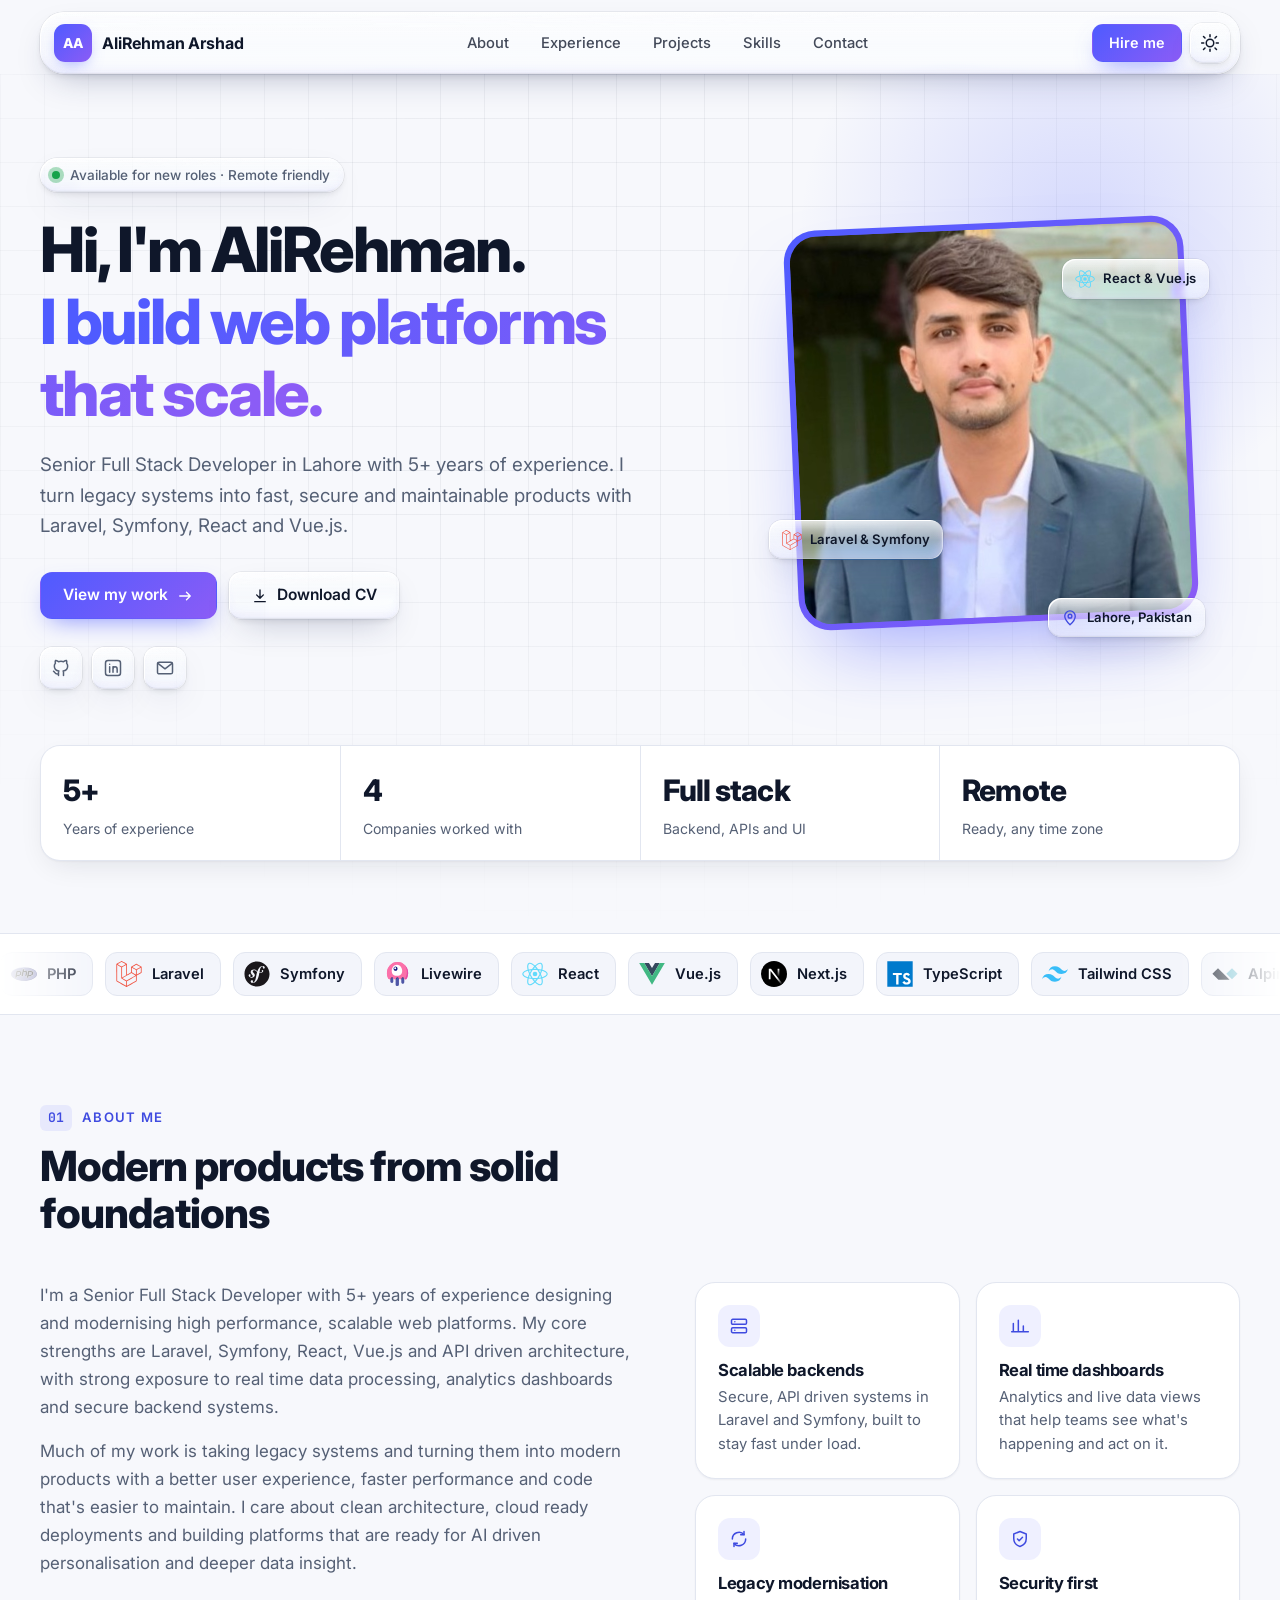
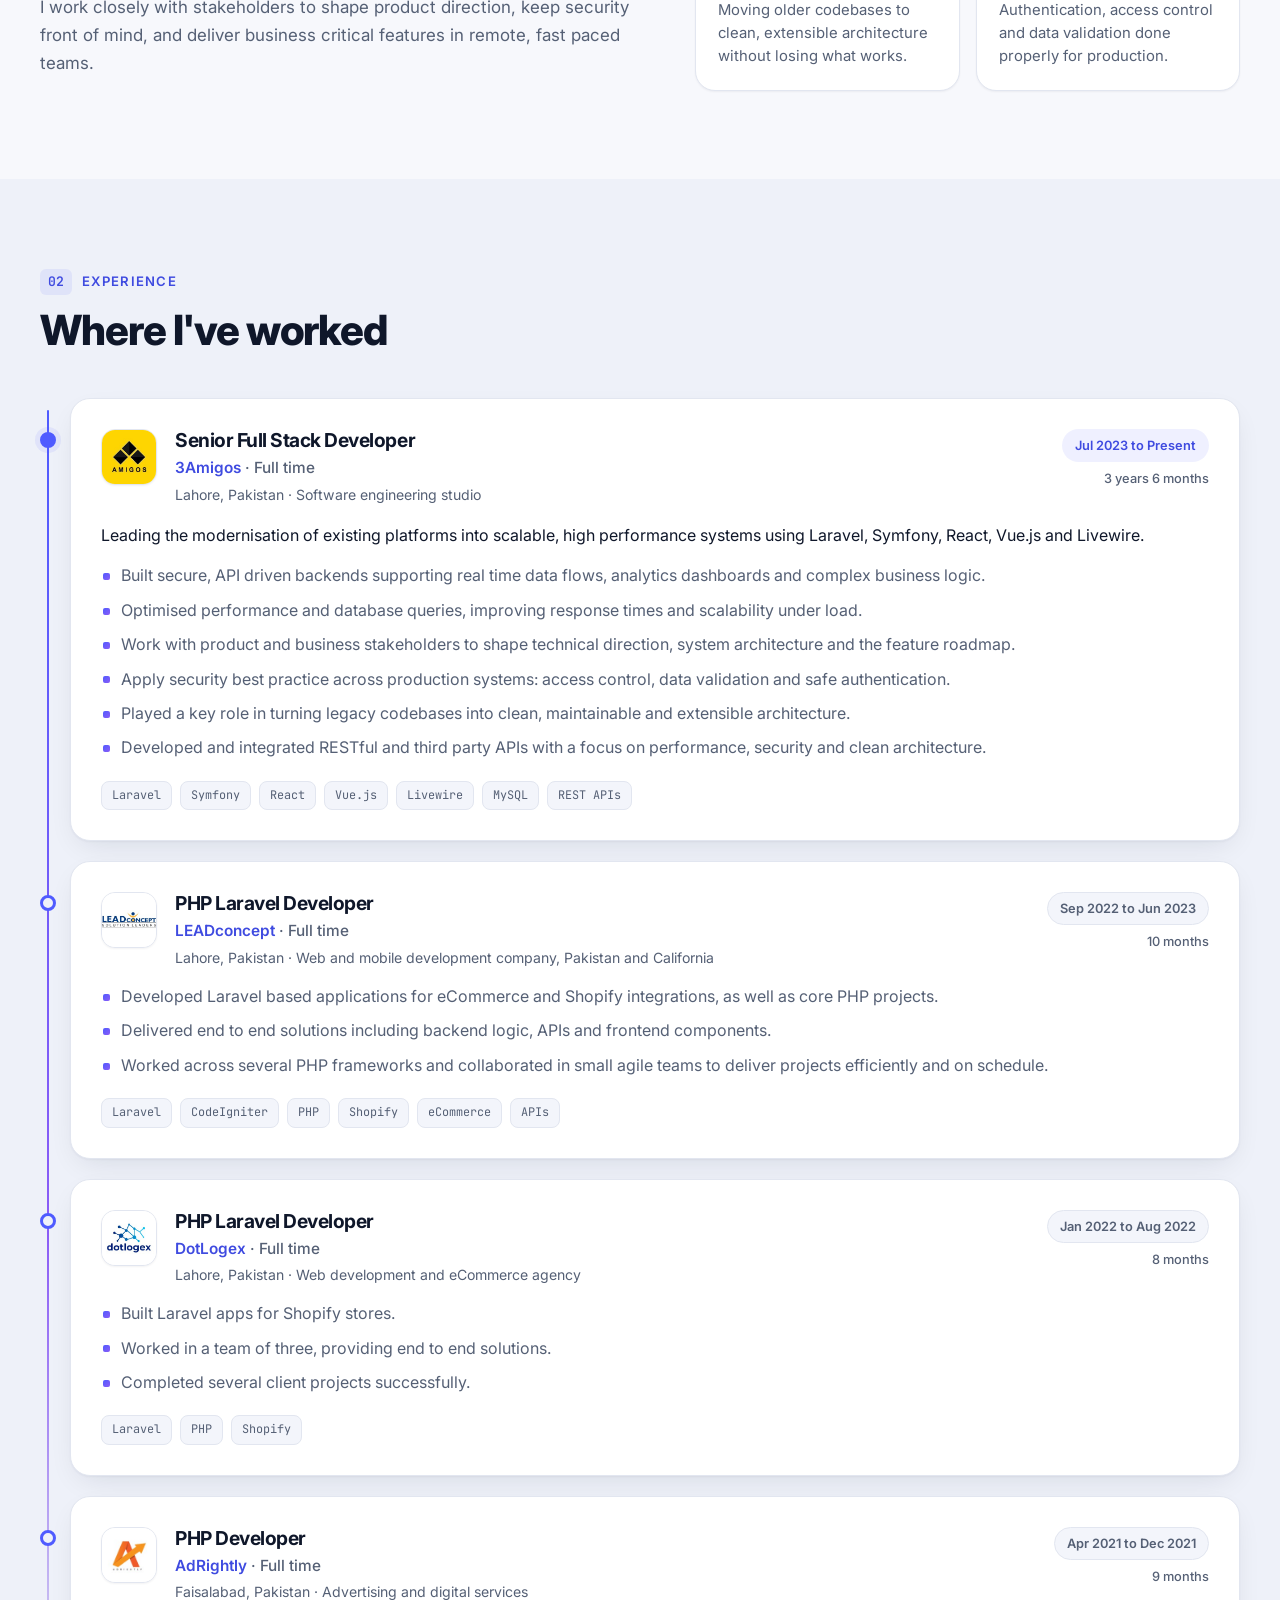
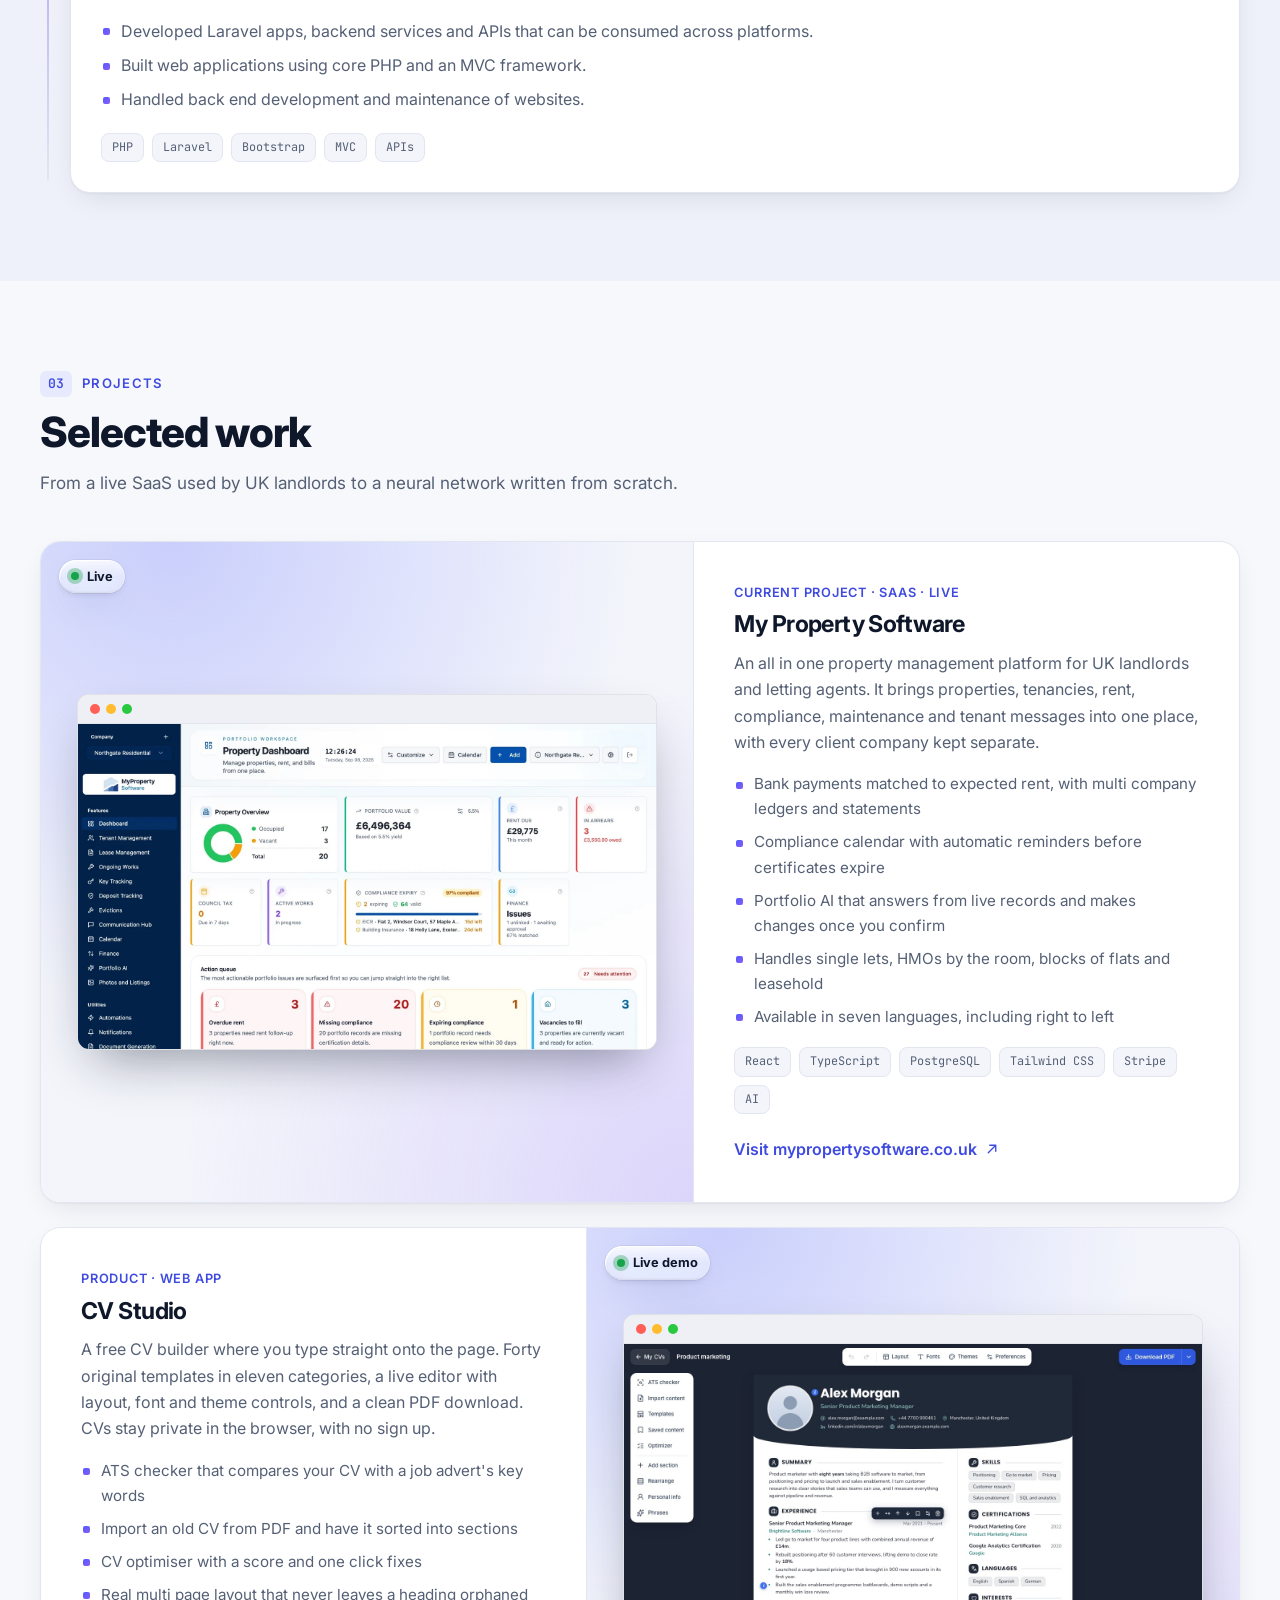
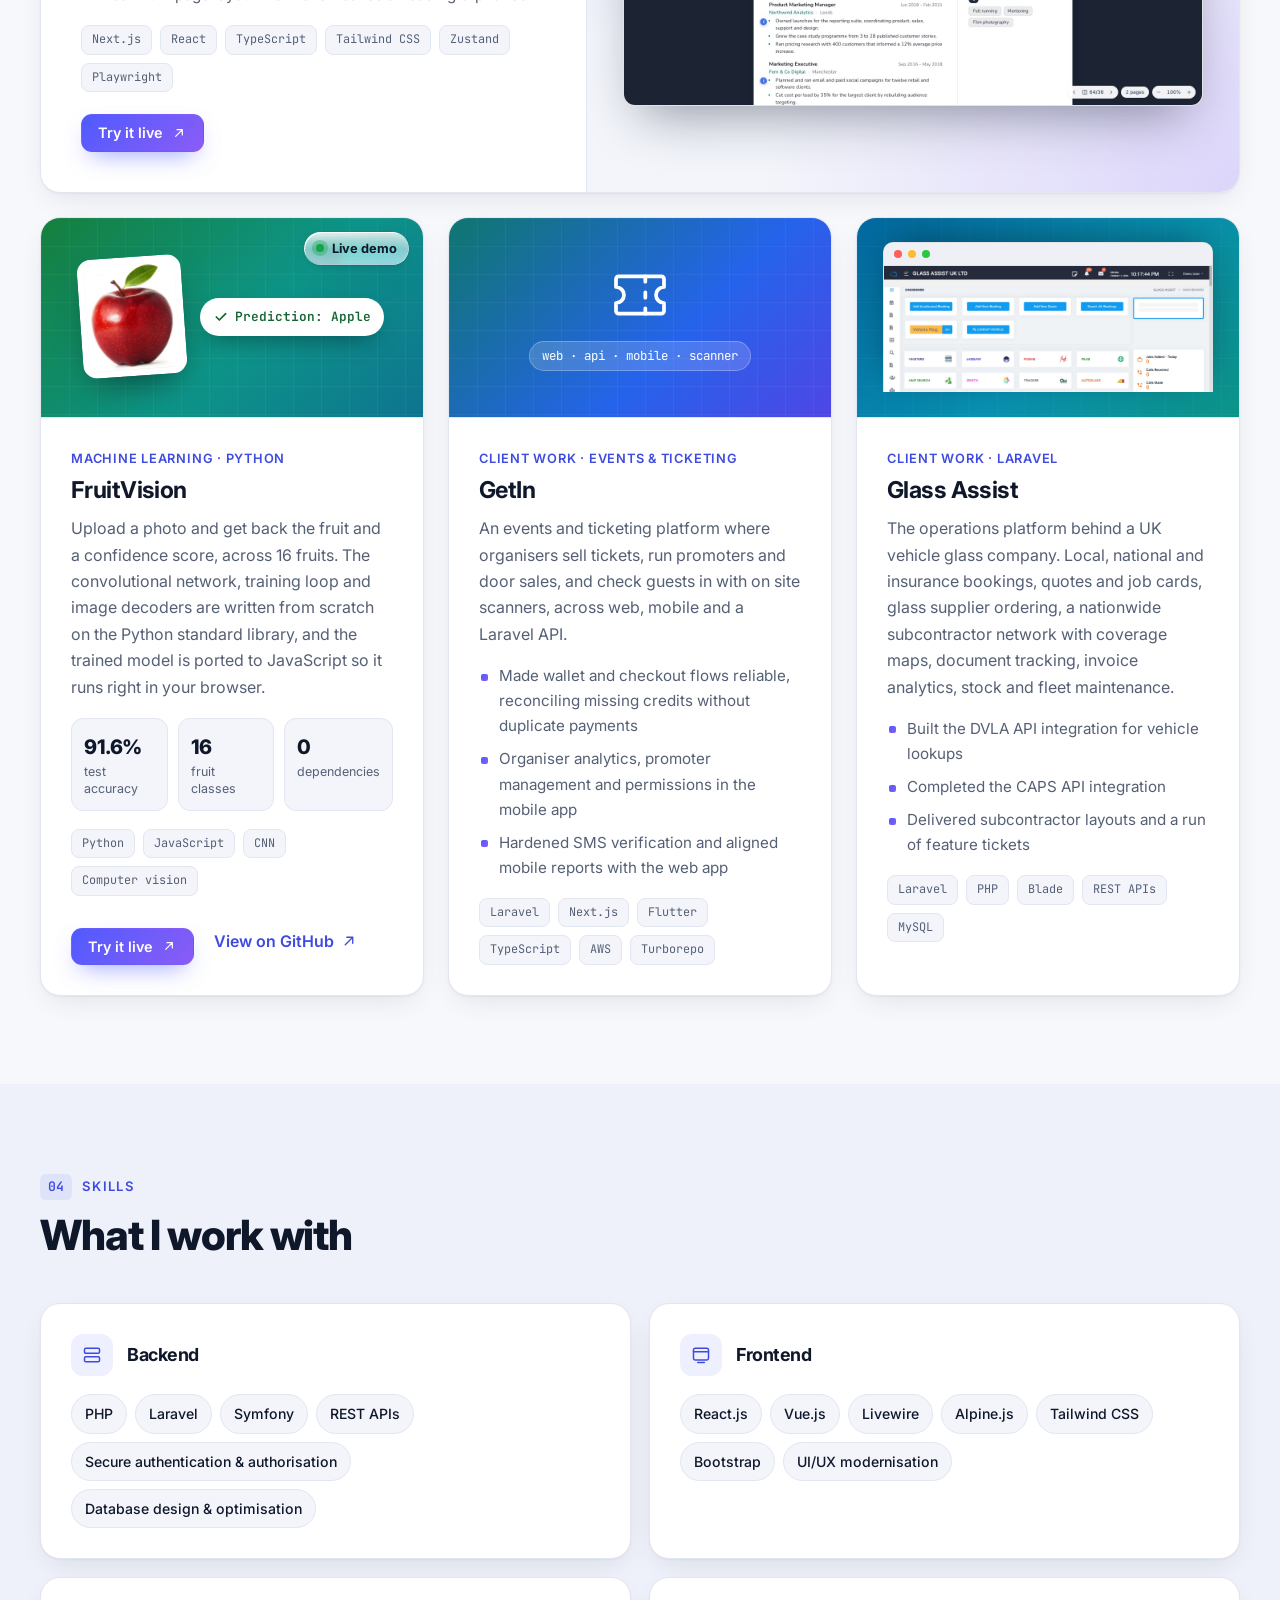
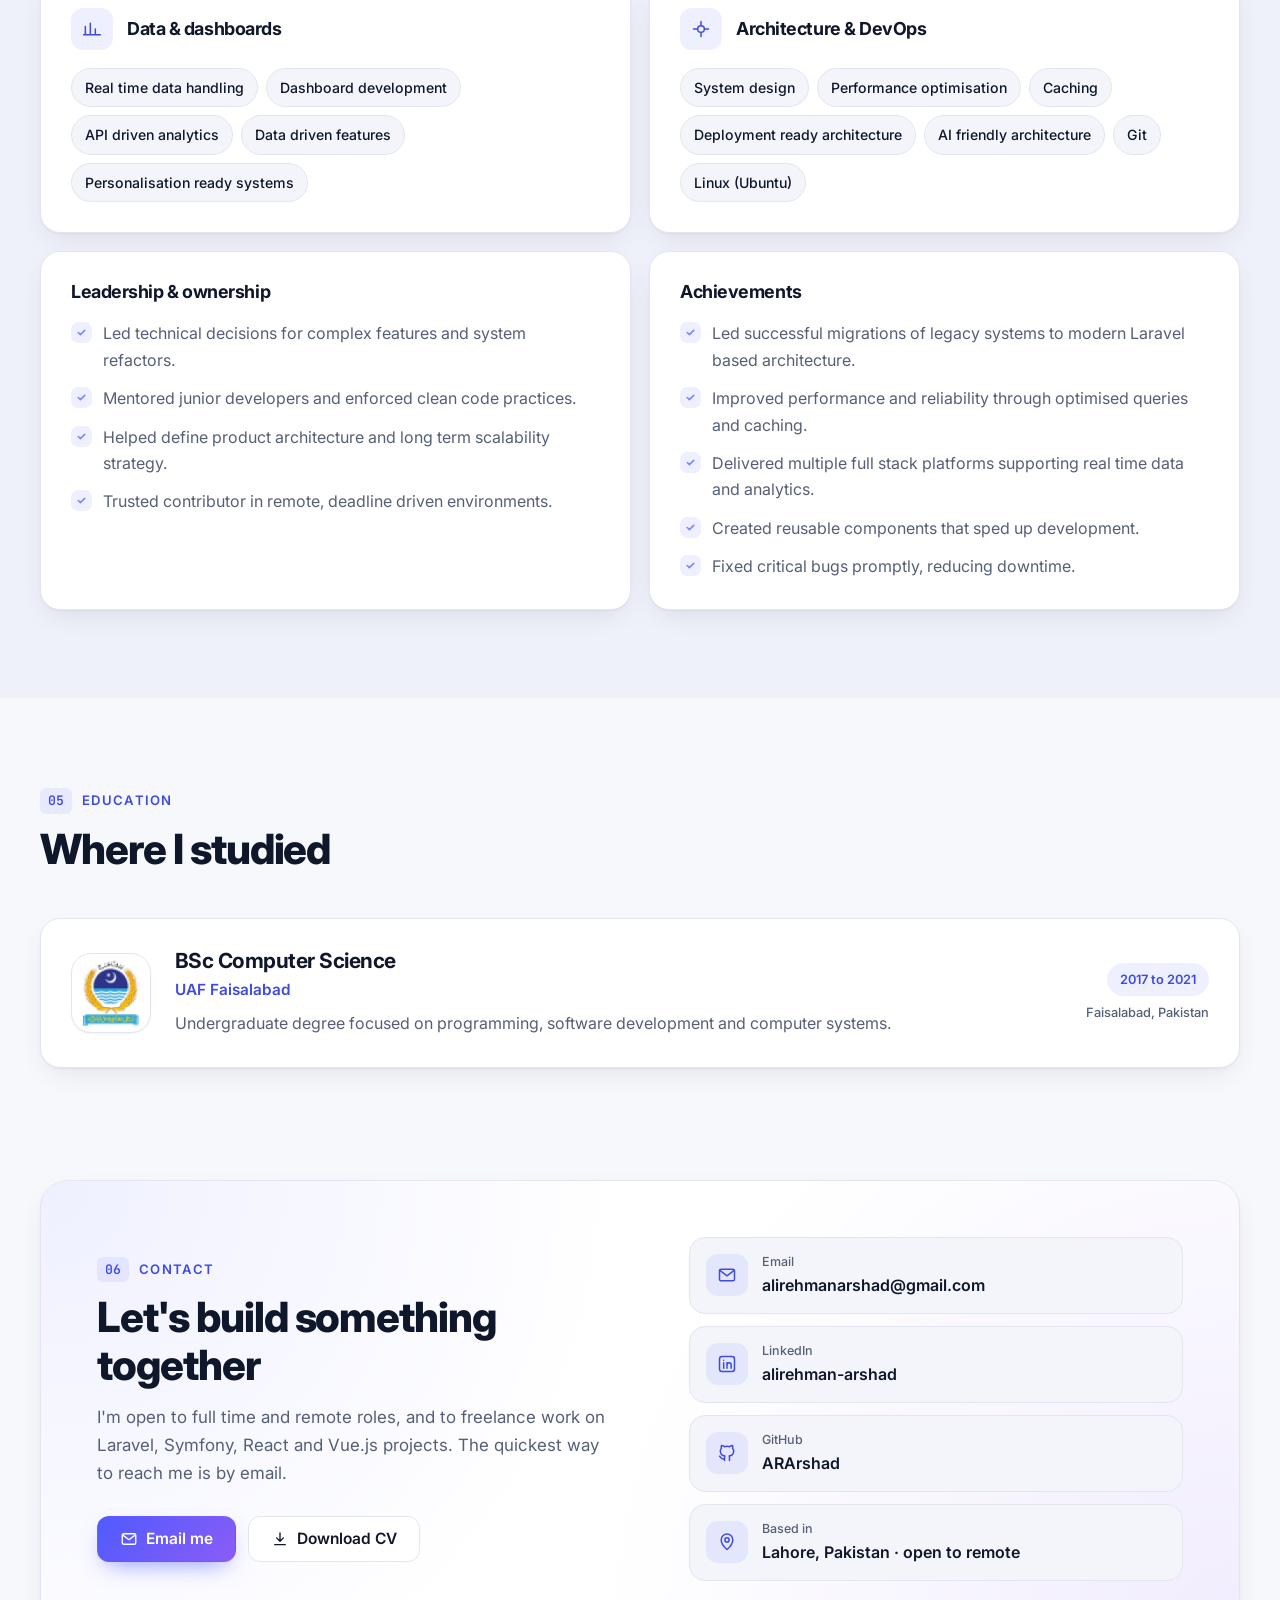
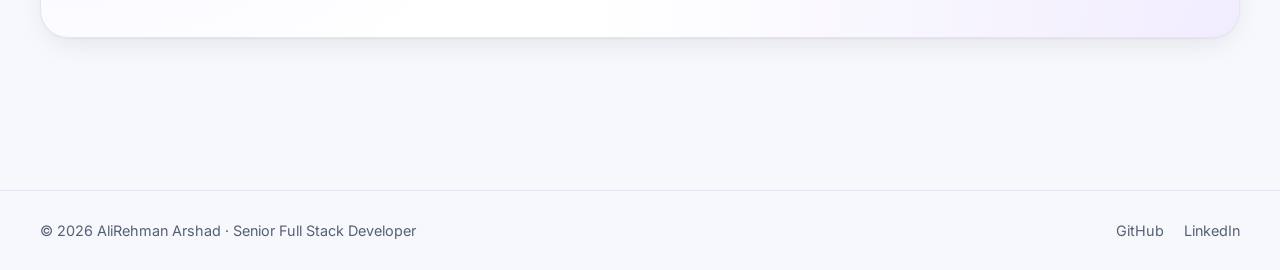
<file: index.html>
<!doctype html>
<html lang="en">
<head>
  <meta charset="utf-8">
  <meta name="viewport" content="width=device-width, initial-scale=1">
  <title>AliRehman Arshad · Senior Full Stack Developer</title>
  <meta name="description" content="AliRehman Arshad, Senior Full Stack Developer in Lahore with 5+ years building scalable, secure web platforms in Laravel, Symfony, React and Vue.js.">
  <meta name="author" content="AliRehman Arshad">
  <meta name="theme-color" content="#0b1020">
  <link rel="canonical" href="https://ararshad.github.io/">

  <!-- Link previews (WhatsApp, LinkedIn, Slack, Facebook, X, iMessage) -->
  <meta property="og:type" content="website">
  <meta property="og:site_name" content="AliRehman Arshad">
  <meta property="og:locale" content="en_GB">
  <meta property="og:url" content="https://ararshad.github.io/">
  <meta property="og:title" content="AliRehman Arshad · Senior Full Stack Developer">
  <meta property="og:description" content="5+ years building scalable, secure web platforms in Laravel, Symfony, React and Vue.js. See my projects, experience and how to get in touch.">
  <meta property="og:image" content="https://ararshad.github.io/assets/og-image.jpg">
  <meta property="og:image:secure_url" content="https://ararshad.github.io/assets/og-image.jpg">
  <meta property="og:image:type" content="image/jpeg">
  <meta property="og:image:width" content="1200">
  <meta property="og:image:height" content="630">
  <meta property="og:image:alt" content="AliRehman Arshad, Senior Full Stack Developer: Laravel, Symfony, React, Vue.js">
  <meta name="twitter:card" content="summary_large_image">
  <meta name="twitter:title" content="AliRehman Arshad · Senior Full Stack Developer">
  <meta name="twitter:description" content="5+ years building scalable, secure web platforms in Laravel, Symfony, React and Vue.js.">
  <meta name="twitter:image" content="https://ararshad.github.io/assets/og-image.jpg">
  <meta name="twitter:image:alt" content="AliRehman Arshad, Senior Full Stack Developer: Laravel, Symfony, React, Vue.js">

  <script type="application/ld+json">
  {
    "@context": "https://schema.org",
    "@type": "Person",
    "name": "AliRehman Arshad",
    "jobTitle": "Senior Full Stack Developer",
    "url": "https://ararshad.github.io/",
    "image": "https://ararshad.github.io/assets/alirehman.jpg",
    "email": "mailto:alirehmanarshad@gmail.com",
    "address": { "@type": "PostalAddress", "addressLocality": "Lahore", "addressCountry": "PK" },
    "sameAs": ["https://www.linkedin.com/in/alirehman-arshad-82721b185", "https://github.com/ARArshad"],
    "knowsAbout": ["PHP", "Laravel", "Symfony", "React", "Vue.js", "Livewire", "REST APIs", "Tailwind CSS"]
  }
  </script>

  <link rel="icon" href="assets/favicon.svg" type="image/svg+xml">
  <link rel="preconnect" href="https://fonts.googleapis.com">
  <link rel="preconnect" href="https://fonts.gstatic.com" crossorigin>
  <link href="https://fonts.googleapis.com/css2?family=Inter:wght@400;500;600;700;800&family=JetBrains+Mono:wght@500&display=swap" rel="stylesheet">
  <link rel="stylesheet" href="styles.css?v=12">
  <script>
    try {
      var saved = localStorage.getItem('theme');
      if (saved) document.documentElement.setAttribute('data-theme', saved);
    } catch (e) {}
    document.documentElement.classList.add('js');
  </script>
</head>
<body>
  <!-- Lens used by the liquid glass controls to bend what is behind them -->
  <svg width="0" height="0" style="position:absolute" aria-hidden="true" focusable="false">
    <filter id="lg-refract" x="0%" y="0%" width="100%" height="100%" color-interpolation-filters="sRGB">
      <feTurbulence type="fractalNoise" baseFrequency="0.006 0.012" numOctaves="2" seed="7" result="noise"/>
      <feGaussianBlur in="noise" stdDeviation="2.5" result="soft"/>
      <feDisplacementMap in="SourceGraphic" in2="soft" scale="28" xChannelSelector="R" yChannelSelector="G"/>
    </filter>
  </svg>
  <a class="skip-link" href="#main">Skip to content</a>

  <header class="nav" id="top">
    <div class="container nav__inner">
      <a class="brand" href="#top" aria-label="AliRehman Arshad, back to top">
        <span class="brand__mark">AA</span>
        <span class="brand__name">AliRehman Arshad</span>
      </a>
      <nav class="nav__links" aria-label="Main">
        <a href="#about">About</a>
        <a href="#experience">Experience</a>
        <a href="#projects">Projects</a>
        <a href="#skills">Skills</a>
        <a href="#contact">Contact</a>
      </nav>
      <div class="nav__actions">
        <a class="btn btn--small btn--primary nav__cta" href="#contact">Hire me</a>
        <button class="icon-btn" id="theme-toggle" type="button" aria-label="Switch colour theme">
          <svg class="icon-sun" viewBox="0 0 24 24" aria-hidden="true"><circle cx="12" cy="12" r="4.5"/><path d="M12 2v2.5M12 19.5V22M4.2 4.2l1.8 1.8M18 18l1.8 1.8M2 12h2.5M19.5 12H22M4.2 19.8 6 18M18 6l1.8-1.8"/></svg>
          <svg class="icon-moon" viewBox="0 0 24 24" aria-hidden="true"><path d="M20.5 14.5A8.5 8.5 0 1 1 9.5 3.5a7 7 0 0 0 11 11z"/></svg>
        </button>
        <button class="icon-btn nav__menu" id="menu-toggle" type="button" aria-label="Open menu" aria-expanded="false" aria-controls="mobile-menu">
          <svg viewBox="0 0 24 24" aria-hidden="true"><path d="M4 7h16M4 12h16M4 17h16"/></svg>
        </button>
      </div>
    </div>
    <nav class="mobile-menu" id="mobile-menu" aria-label="Mobile" hidden>
      <a href="#about">About</a>
      <a href="#experience">Experience</a>
      <a href="#projects">Projects</a>
      <a href="#skills">Skills</a>
      <a href="#education">Education</a>
      <a href="#contact">Contact</a>
    </nav>
  </header>

  <main id="main">
    <!-- Hero -->
    <section class="hero">
      <div class="hero__grid" aria-hidden="true"></div>
      <div class="hero__glow" aria-hidden="true"></div>
      <div class="container hero__inner">
        <div class="hero__text reveal">
          <p class="eyebrow"><span class="dot" aria-hidden="true"></span> Available for new roles · Remote friendly</p>
          <h1>Hi, I'm AliRehman.<br><span class="gradient-text">I build web platforms that scale.</span></h1>
          <p class="lead">
            Senior Full Stack Developer in Lahore with 5+ years of experience. I turn legacy systems
            into fast, secure and maintainable products with Laravel, Symfony, React and Vue.js.
          </p>
          <div class="hero__cta">
            <a class="btn btn--primary" href="#projects">
              View my work
              <svg viewBox="0 0 24 24" aria-hidden="true"><path d="M5 12h14m0 0-5-5m5 5-5 5"/></svg>
            </a>
            <a class="btn btn--ghost" href="assets/AliRehman-Arshad-CV.pdf" download>
              <svg viewBox="0 0 24 24" aria-hidden="true"><path d="M12 4v11m0 0-4.5-4.5M12 15l4.5-4.5M5 19.5h14"/></svg>
              Download CV
            </a>
          </div>
          <ul class="socials" aria-label="Profiles">
            <li><a href="https://github.com/ARArshad" target="_blank" rel="noopener" aria-label="GitHub">
              <svg viewBox="0 0 24 24" aria-hidden="true"><path d="M9 19c-4.3 1.4-4.3-2.5-6-3m12 5v-3.5c0-1 .1-1.4-.5-2 2.8-.3 5.5-1.4 5.5-6a4.6 4.6 0 0 0-1.3-3.2 4.2 4.2 0 0 0-.1-3.2s-1.1-.3-3.5 1.3a12.3 12.3 0 0 0-6.2 0C6.5 2.8 5.4 3.1 5.4 3.1a4.2 4.2 0 0 0-.1 3.2A4.6 4.6 0 0 0 4 9.5c0 4.6 2.7 5.7 5.5 6-.6.6-.6 1.2-.5 2V21"/></svg>
            </a></li>
            <li><a href="https://www.linkedin.com/in/alirehman-arshad-82721b185" target="_blank" rel="noopener" aria-label="LinkedIn">
              <svg viewBox="0 0 24 24" aria-hidden="true"><rect x="3" y="3" width="18" height="18" rx="3"/><path d="M8 10.5V17M8 7.5v.01M12 17v-6.5M12 13.5c0-1.7 1-3 2.5-3s2.5 1 2.5 3V17"/></svg>
            </a></li>
            <li><a href="mailto:alirehmanarshad@gmail.com" aria-label="Email">
              <svg viewBox="0 0 24 24" aria-hidden="true"><rect x="3" y="5" width="18" height="14" rx="2"/><path d="m3.5 6.5 8.5 6.5 8.5-6.5"/></svg>
            </a></li>
          </ul>
        </div>

        <div class="hero__photo reveal">
          <div class="photo-frame">
            <img src="assets/alirehman.jpg" alt="Portrait of AliRehman Arshad" width="480" height="480" fetchpriority="high">
          </div>
          <div class="floating-card floating-card--a">
            <img src="assets/icons/laravel-original.svg" alt="" width="20" height="20">
            <span>Laravel &amp; Symfony</span>
          </div>
          <div class="floating-card floating-card--b">
            <img src="assets/icons/react-original.svg" alt="" width="20" height="20">
            <span>React &amp; Vue.js</span>
          </div>
          <div class="floating-card floating-card--c">
            <svg viewBox="0 0 24 24" aria-hidden="true"><path d="M12 21s-7-6.2-7-11.5a7 7 0 0 1 14 0C19 14.8 12 21 12 21z"/><circle cx="12" cy="9.5" r="2.5"/></svg>
            <span>Lahore, Pakistan</span>
          </div>
        </div>
      </div>

      <div class="container">
        <ul class="stats reveal" aria-label="Highlights">
          <li><strong>5+</strong><span>Years of experience</span></li>
          <li><strong>4</strong><span>Companies worked with</span></li>
          <li><strong>Full stack</strong><span>Backend, APIs and UI</span></li>
          <li><strong>Remote</strong><span>Ready, any time zone</span></li>
        </ul>
      </div>
    </section>

    <!-- Tech strip -->
    <section class="tech" aria-label="Technologies I work with">
      <div class="tech__track">
        <ul class="tech__list">
          <li><img src="assets/icons/php-original.svg" alt="" width="28" height="28">PHP</li>
          <li><img src="assets/icons/laravel-original.svg" alt="" width="28" height="28">Laravel</li>
          <li><img class="logo-mono" src="assets/icons/symfony-original.svg" alt="" width="28" height="28">Symfony</li>
          <li><img src="assets/icons/livewire-original.svg" alt="" width="28" height="28">Livewire</li>
          <li><img src="assets/icons/react-original.svg" alt="" width="28" height="28">React</li>
          <li><img src="assets/icons/vuejs-original.svg" alt="" width="28" height="28">Vue.js</li>
          <li><img class="logo-mono" src="assets/icons/nextjs-original.svg" alt="" width="28" height="28">Next.js</li>
          <li><img src="assets/icons/typescript-original.svg" alt="" width="28" height="28">TypeScript</li>
          <li><img src="assets/icons/tailwindcss-original.svg" alt="" width="28" height="28">Tailwind CSS</li>
          <li><img src="assets/icons/alpinejs-original.svg" alt="" width="28" height="28">Alpine.js</li>
          <li><img src="assets/icons/bootstrap-original.svg" alt="" width="28" height="28">Bootstrap</li>
          <li><img src="assets/icons/python-original.svg" alt="" width="28" height="28">Python</li>
          <li><img src="assets/icons/git-original.svg" alt="" width="28" height="28">Git</li>
          <li><img src="assets/icons/ubuntu-original.svg" alt="" width="28" height="28">Ubuntu</li>
        </ul>
      </div>
    </section>

    <!-- About -->
    <section class="section" id="about">
      <div class="container">
        <div class="section__head reveal">
          <p class="kicker"><span>01</span> About me</p>
          <h2>Modern products from solid foundations</h2>
        </div>
        <div class="about reveal">
          <div class="about__text">
            <p>
              I'm a Senior Full Stack Developer with 5+ years of experience designing and modernising
              high performance, scalable web platforms. My core strengths are Laravel, Symfony, React,
              Vue.js and API driven architecture, with strong exposure to real time data processing,
              analytics dashboards and secure backend systems.
            </p>
            <p>
              Much of my work is taking legacy systems and turning them into modern products with a
              better user experience, faster performance and code that's easier to maintain. I care about
              clean architecture, cloud ready deployments and building platforms that are ready for AI
              driven personalisation and deeper data insight.
            </p>
            <p>
              I work closely with stakeholders to shape product direction, keep security front of mind,
              and deliver business critical features in remote, fast paced teams.
            </p>
          </div>
          <div class="about__cards">
            <article class="mini-card">
              <div class="mini-card__icon" aria-hidden="true">
                <svg viewBox="0 0 24 24"><rect x="3" y="4" width="18" height="6" rx="1.5"/><rect x="3" y="14" width="18" height="6" rx="1.5"/><path d="M7 7h.01M7 17h.01"/></svg>
              </div>
              <h3>Scalable backends</h3>
              <p>Secure, API driven systems in Laravel and Symfony, built to stay fast under load.</p>
            </article>
            <article class="mini-card">
              <div class="mini-card__icon" aria-hidden="true">
                <svg viewBox="0 0 24 24"><path d="M4 19V9M10 19V5M16 19v-7M22 19H2"/></svg>
              </div>
              <h3>Real time dashboards</h3>
              <p>Analytics and live data views that help teams see what's happening and act on it.</p>
            </article>
            <article class="mini-card">
              <div class="mini-card__icon" aria-hidden="true">
                <svg viewBox="0 0 24 24"><path d="M4 12a8 8 0 0 1 14-5.3M20 12a8 8 0 0 1-14 5.3"/><path d="M18 3v4h-4M6 21v-4h4"/></svg>
              </div>
              <h3>Legacy modernisation</h3>
              <p>Moving older codebases to clean, extensible architecture without losing what works.</p>
            </article>
            <article class="mini-card">
              <div class="mini-card__icon" aria-hidden="true">
                <svg viewBox="0 0 24 24"><path d="M12 3 4.5 6v5.5c0 4.5 3.2 8.2 7.5 9.5 4.3-1.3 7.5-5 7.5-9.5V6L12 3z"/><path d="m9 12 2 2 4-4"/></svg>
              </div>
              <h3>Security first</h3>
              <p>Authentication, access control and data validation done properly for production.</p>
            </article>
          </div>
        </div>
      </div>
    </section>

    <!-- Experience -->
    <section class="section section--alt" id="experience">
      <div class="container">
        <div class="section__head reveal">
          <p class="kicker"><span>02</span> Experience</p>
          <h2>Where I've worked</h2>
        </div>

        <ol class="timeline">
          <li class="timeline__item reveal">
            <div class="timeline__marker timeline__marker--current" aria-hidden="true"></div>
            <article class="card job">
              <header class="job__head">
                <a class="job__logo" href="https://www.linkedin.com/company/3-amigoz/" target="_blank" rel="noopener" tabindex="-1" aria-hidden="true">
                  <img src="assets/companies/3amigos.jpg" alt="" width="56" height="56" loading="lazy">
                </a>
                <div class="job__title">
                  <h3>Senior Full Stack Developer</h3>
                  <p class="job__company"><a href="https://www.linkedin.com/company/3-amigoz/" target="_blank" rel="noopener">3Amigos</a><span class="job__kind"> · Full time</span></p>
                  <p class="job__meta">Lahore, Pakistan · Software engineering studio</p>
                </div>
                <div class="job__when">
                  <span class="badge badge--current">Jul 2023 to Present</span>
                  <span class="job__duration" data-start="2023-07">3 years 4 months</span>
                </div>
              </header>
              <p class="job__summary">Leading the modernisation of existing platforms into scalable, high performance systems using Laravel, Symfony, React, Vue.js and Livewire.</p>
              <ul class="job__points">
                <li>Built secure, API driven backends supporting real time data flows, analytics dashboards and complex business logic.</li>
                <li>Optimised performance and database queries, improving response times and scalability under load.</li>
                <li>Work with product and business stakeholders to shape technical direction, system architecture and the feature roadmap.</li>
                <li>Apply security best practice across production systems: access control, data validation and safe authentication.</li>
                <li>Played a key role in turning legacy codebases into clean, maintainable and extensible architecture.</li>
                <li>Developed and integrated RESTful and third party APIs with a focus on performance, security and clean architecture.</li>
              </ul>
              <ul class="tags" aria-label="Technologies">
                <li>Laravel</li><li>Symfony</li><li>React</li><li>Vue.js</li><li>Livewire</li><li>MySQL</li><li>REST APIs</li>
              </ul>
            </article>
          </li>

          <li class="timeline__item reveal">
            <div class="timeline__marker" aria-hidden="true"></div>
            <article class="card job">
              <header class="job__head">
                <a class="job__logo" href="https://www.linkedin.com/company/leadconceptsolutionleaders/" target="_blank" rel="noopener" tabindex="-1" aria-hidden="true">
                  <img src="assets/companies/leadconcept.jpg" alt="" width="56" height="56" loading="lazy">
                </a>
                <div class="job__title">
                  <h3>PHP Laravel Developer</h3>
                  <p class="job__company"><a href="https://www.linkedin.com/company/leadconceptsolutionleaders/" target="_blank" rel="noopener">LEADconcept</a><span class="job__kind"> · Full time</span></p>
                  <p class="job__meta">Lahore, Pakistan · Web and mobile development company, Pakistan and California</p>
                </div>
                <div class="job__when">
                  <span class="badge">Sep 2022 to Jun 2023</span>
                  <span class="job__duration">10 months</span>
                </div>
              </header>
              <ul class="job__points">
                <li>Developed Laravel based applications for eCommerce and Shopify integrations, as well as core PHP projects.</li>
                <li>Delivered end to end solutions including backend logic, APIs and frontend components.</li>
                <li>Worked across several PHP frameworks and collaborated in small agile teams to deliver projects efficiently and on schedule.</li>
              </ul>
              <ul class="tags" aria-label="Technologies">
                <li>Laravel</li><li>CodeIgniter</li><li>PHP</li><li>Shopify</li><li>eCommerce</li><li>APIs</li>
              </ul>
            </article>
          </li>

          <li class="timeline__item reveal">
            <div class="timeline__marker" aria-hidden="true"></div>
            <article class="card job">
              <header class="job__head">
                <a class="job__logo" href="https://www.linkedin.com/company/dotlogex/" target="_blank" rel="noopener" tabindex="-1" aria-hidden="true">
                  <img src="assets/companies/dotlogex.jpg" alt="" width="56" height="56" loading="lazy">
                </a>
                <div class="job__title">
                  <h3>PHP Laravel Developer</h3>
                  <p class="job__company"><a href="https://www.linkedin.com/company/dotlogex/" target="_blank" rel="noopener">DotLogex</a><span class="job__kind"> · Full time</span></p>
                  <p class="job__meta">Lahore, Pakistan · Web development and eCommerce agency</p>
                </div>
                <div class="job__when">
                  <span class="badge">Jan 2022 to Aug 2022</span>
                  <span class="job__duration">8 months</span>
                </div>
              </header>
              <ul class="job__points">
                <li>Built Laravel apps for Shopify stores.</li>
                <li>Worked in a team of three, providing end to end solutions.</li>
                <li>Completed several client projects successfully.</li>
              </ul>
              <ul class="tags" aria-label="Technologies">
                <li>Laravel</li><li>PHP</li><li>Shopify</li>
              </ul>
            </article>
          </li>

          <li class="timeline__item reveal">
            <div class="timeline__marker" aria-hidden="true"></div>
            <article class="card job">
              <header class="job__head">
                <a class="job__logo job__logo--zoom" href="https://www.linkedin.com/company/adrightly/" target="_blank" rel="noopener" tabindex="-1" aria-hidden="true">
                  <img src="assets/companies/adrightly.jpg" alt="" width="56" height="56" loading="lazy">
                </a>
                <div class="job__title">
                  <h3>PHP Developer</h3>
                  <p class="job__company"><a href="https://www.linkedin.com/company/adrightly/" target="_blank" rel="noopener">AdRightly</a><span class="job__kind"> · Full time</span></p>
                  <p class="job__meta">Faisalabad, Pakistan · Advertising and digital services</p>
                </div>
                <div class="job__when">
                  <span class="badge">Apr 2021 to Dec 2021</span>
                  <span class="job__duration">9 months</span>
                </div>
              </header>
              <ul class="job__points">
                <li>Developed Laravel apps, backend services and APIs that can be consumed across platforms.</li>
                <li>Built web applications using core PHP and an MVC framework.</li>
                <li>Handled back end development and maintenance of websites.</li>
              </ul>
              <ul class="tags" aria-label="Technologies">
                <li>PHP</li><li>Laravel</li><li>Bootstrap</li><li>MVC</li><li>APIs</li>
              </ul>
            </article>
          </li>
        </ol>
      </div>
    </section>

    <!-- Projects -->
    <section class="section" id="projects">
      <div class="container">
        <div class="section__head reveal">
          <p class="kicker"><span>03</span> Projects</p>
          <h2>Selected work</h2>
          <p class="section__lead">From a live SaaS used by UK landlords to a neural network written from scratch.</p>
        </div>

        <article class="project project--featured card reveal">
          <a class="project__media" href="https://www.mypropertysoftware.co.uk" target="_blank" rel="noopener" aria-label="Open My Property Software">
            <div class="browser">
              <div class="browser__bar" aria-hidden="true"><span></span><span></span><span></span></div>
              <img src="assets/projects/mypropertysoftware.jpg" alt="My Property Software dashboard showing portfolio value, rent due, arrears, compliance expiry and an action queue" width="1600" height="900" loading="lazy">
            </div>
            <span class="live-badge"><span class="dot" aria-hidden="true"></span> Live</span>
          </a>
          <div class="project__body">
            <p class="project__type">Current project · SaaS · Live</p>
            <h3>My Property Software</h3>
            <p>
              An all in one property management platform for UK landlords and letting agents. It brings
              properties, tenancies, rent, compliance, maintenance and tenant messages into one place,
              with every client company kept separate.
            </p>
            <ul class="project__points">
              <li>Bank payments matched to expected rent, with multi company ledgers and statements</li>
              <li>Compliance calendar with automatic reminders before certificates expire</li>
              <li>Portfolio AI that answers from live records and makes changes once you confirm</li>
              <li>Handles single lets, HMOs by the room, blocks of flats and leasehold</li>
              <li>Available in seven languages, including right to left</li>
            </ul>
            <ul class="tags" aria-label="Technologies">
              <li>React</li><li>TypeScript</li><li>PostgreSQL</li><li>Tailwind CSS</li><li>Stripe</li><li>AI</li>
            </ul>
            <a class="project__link" href="https://www.mypropertysoftware.co.uk" target="_blank" rel="noopener">
              Visit mypropertysoftware.co.uk
              <svg viewBox="0 0 24 24" aria-hidden="true"><path d="M7 17 17 7m0 0H9m8 0v8"/></svg>
            </a>
          </div>
        </article>

        <article class="project project--featured project--reverse card reveal">
          <div class="project__media">
            <div class="browser">
              <div class="browser__bar" aria-hidden="true"><span></span><span></span><span></span></div>
              <img src="assets/projects/cv-studio.jpg" alt="CV Studio editor showing a CV being edited directly on the page, with the tools panel on the left" width="1440" height="900" loading="lazy">
            </div>
            <span class="live-badge"><span class="dot" aria-hidden="true"></span> Live demo</span>
          </div>
          <div class="project__body">
            <p class="project__type">Product · Web app</p>
            <h3>CV Studio</h3>
            <p>
              A free CV builder where you type straight onto the page. Forty original templates in eleven
              categories, a live editor with layout, font and theme controls, and a clean PDF download.
              CVs stay private in the browser, with no sign up.
            </p>
            <ul class="project__points">
              <li>ATS checker that compares your CV with a job advert's key words</li>
              <li>Import an old CV from PDF and have it sorted into sections</li>
              <li>CV optimiser with a score and one click fixes</li>
              <li>Real multi page layout that never leaves a heading orphaned</li>
            </ul>
            <ul class="tags" aria-label="Technologies">
              <li>Next.js</li><li>React</li><li>TypeScript</li><li>Tailwind CSS</li><li>Zustand</li><li>Playwright</li>
            </ul>
            <div class="project__actions">
              <a class="btn btn--primary btn--small" href="/cv-studio/" target="_blank" rel="noopener">Try it live <svg viewBox="0 0 24 24" aria-hidden="true"><path d="M7 17 17 7m0 0H9m8 0v8"/></svg></a>
            </div>
          </div>
        </article>

        <div class="projects">
          <article class="project card reveal">
            <div class="project__banner project__banner--fruit">
              <span class="live-badge"><span class="dot" aria-hidden="true"></span> Live demo</span>
              <div class="fruit-demo">
                <img src="assets/projects/fruitvision.jpg" alt="A photo of a red apple uploaded to FruitVision" width="412" height="480" loading="lazy">
                <span class="fruit-demo__result mono"><svg viewBox="0 0 24 24" aria-hidden="true"><path d="m5 12 4.5 4.5L19 7"/></svg>Prediction: Apple</span>
              </div>
            </div>
            <div class="project__body">
              <p class="project__type">Machine learning · Python</p>
              <h3>FruitVision</h3>
              <p>
                Upload a photo and get back the fruit and a confidence score, across 16 fruits. The
                convolutional network, training loop and image decoders are written from scratch on the
                Python standard library, and the trained model is ported to JavaScript so it runs right in
                your browser.
              </p>
              <ul class="project__facts">
                <li><strong>91.6%</strong><span>test accuracy</span></li>
                <li><strong>16</strong><span>fruit classes</span></li>
                <li><strong>0</strong><span>dependencies</span></li>
              </ul>
              <ul class="tags" aria-label="Technologies">
                <li>Python</li><li>JavaScript</li><li>CNN</li><li>Computer vision</li>
              </ul>
              <div class="project__actions">
                <a class="btn btn--primary btn--small" href="/fruit-vision/" target="_blank" rel="noopener">Try it live <svg viewBox="0 0 24 24" aria-hidden="true"><path d="M7 17 17 7m0 0H9m8 0v8"/></svg></a>
                <a class="project__link" href="https://github.com/ARArshad/fruit-vision" target="_blank" rel="noopener">View on GitHub <svg viewBox="0 0 24 24" aria-hidden="true"><path d="M7 17 17 7m0 0H9m8 0v8"/></svg></a>
              </div>
            </div>
          </article>

          <article class="project card reveal">
            <div class="project__banner project__banner--getin" aria-hidden="true">
              <svg viewBox="0 0 24 24"><path d="M3 9V6a1 1 0 0 1 1-1h16a1 1 0 0 1 1 1v3a3 3 0 0 0 0 6v3a1 1 0 0 1-1 1H4a1 1 0 0 1-1-1v-3a3 3 0 0 0 0-6z"/><path d="M14 5v2m0 4v2m0 4v2"/></svg>
              <span class="mono">web · api · mobile · scanner</span>
            </div>
            <div class="project__body">
              <p class="project__type">Client work · Events &amp; ticketing</p>
              <h3>GetIn</h3>
              <p>
                An events and ticketing platform where organisers sell tickets, run promoters and door
                sales, and check guests in with on site scanners, across web, mobile and a Laravel API.
              </p>
              <ul class="project__points">
                <li>Made wallet and checkout flows reliable, reconciling missing credits without duplicate payments</li>
                <li>Organiser analytics, promoter management and permissions in the mobile app</li>
                <li>Hardened SMS verification and aligned mobile reports with the web app</li>
              </ul>
              <ul class="tags" aria-label="Technologies">
                <li>Laravel</li><li>Next.js</li><li>Flutter</li><li>TypeScript</li><li>AWS</li><li>Turborepo</li>
              </ul>
            </div>
          </article>

          <article class="project card reveal">
            <div class="project__banner project__banner--glass project__banner--shot">
              <div class="browser browser--mini">
                <div class="browser__bar" aria-hidden="true"><span></span><span></span><span></span></div>
                <img src="assets/projects/glass-assist.jpg" alt="Glass Assist dashboard with booking actions, vehicle registration lookup and glass supplier shortcuts" width="1600" height="617" loading="lazy">
              </div>
            </div>
            <div class="project__body">
              <p class="project__type">Client work · Laravel</p>
              <h3>Glass Assist</h3>
              <p>
                The operations platform behind a UK vehicle glass company. Local, national and insurance
                bookings, quotes and job cards, glass supplier ordering, a nationwide subcontractor network
                with coverage maps, document tracking, invoice analytics, stock and fleet maintenance.
              </p>
              <ul class="project__points">
                <li>Built the DVLA API integration for vehicle lookups</li>
                <li>Completed the CAPS API integration</li>
                <li>Delivered subcontractor layouts and a run of feature tickets</li>
              </ul>
              <ul class="tags" aria-label="Technologies">
                <li>Laravel</li><li>PHP</li><li>Blade</li><li>REST APIs</li><li>MySQL</li>
              </ul>
            </div>
          </article>
        </div>
      </div>
    </section>

    <!-- Skills -->
    <section class="section section--alt" id="skills">
      <div class="container">
        <div class="section__head reveal">
          <p class="kicker"><span>04</span> Skills</p>
          <h2>What I work with</h2>
        </div>
        <div class="skills">
          <article class="card skill-group reveal">
            <div class="skill-group__head">
              <div class="mini-card__icon" aria-hidden="true"><svg viewBox="0 0 24 24"><rect x="3" y="4" width="18" height="6" rx="1.5"/><rect x="3" y="14" width="18" height="6" rx="1.5"/></svg></div>
              <h3>Backend</h3>
            </div>
            <ul class="chips">
              <li>PHP</li><li>Laravel</li><li>Symfony</li><li>REST APIs</li>
              <li>Secure authentication &amp; authorisation</li><li>Database design &amp; optimisation</li>
            </ul>
          </article>
          <article class="card skill-group reveal">
            <div class="skill-group__head">
              <div class="mini-card__icon" aria-hidden="true"><svg viewBox="0 0 24 24"><rect x="3" y="4" width="18" height="14" rx="2"/><path d="M3 8h18M8 21h8"/></svg></div>
              <h3>Frontend</h3>
            </div>
            <ul class="chips">
              <li>React.js</li><li>Vue.js</li><li>Livewire</li><li>Alpine.js</li>
              <li>Tailwind CSS</li><li>Bootstrap</li><li>UI/UX modernisation</li>
            </ul>
          </article>
          <article class="card skill-group reveal">
            <div class="skill-group__head">
              <div class="mini-card__icon" aria-hidden="true"><svg viewBox="0 0 24 24"><path d="M4 19V9M10 19V5M16 19v-7M22 19H2"/></svg></div>
              <h3>Data &amp; dashboards</h3>
            </div>
            <ul class="chips">
              <li>Real time data handling</li><li>Dashboard development</li><li>API driven analytics</li>
              <li>Data driven features</li><li>Personalisation ready systems</li>
            </ul>
          </article>
          <article class="card skill-group reveal">
            <div class="skill-group__head">
              <div class="mini-card__icon" aria-hidden="true"><svg viewBox="0 0 24 24"><path d="M12 3v4M12 17v4M3 12h4M17 12h4"/><circle cx="12" cy="12" r="4"/></svg></div>
              <h3>Architecture &amp; DevOps</h3>
            </div>
            <ul class="chips">
              <li>System design</li><li>Performance optimisation</li><li>Caching</li>
              <li>Deployment ready architecture</li><li>AI friendly architecture</li><li>Git</li><li>Linux (Ubuntu)</li>
            </ul>
          </article>
        </div>

        <div class="highlights">
          <div class="card highlights__col reveal">
            <h3>Leadership &amp; ownership</h3>
            <ul class="checklist">
              <li>Led technical decisions for complex features and system refactors.</li>
              <li>Mentored junior developers and enforced clean code practices.</li>
              <li>Helped define product architecture and long term scalability strategy.</li>
              <li>Trusted contributor in remote, deadline driven environments.</li>
            </ul>
          </div>
          <div class="card highlights__col reveal">
            <h3>Achievements</h3>
            <ul class="checklist">
              <li>Led successful migrations of legacy systems to modern Laravel based architecture.</li>
              <li>Improved performance and reliability through optimised queries and caching.</li>
              <li>Delivered multiple full stack platforms supporting real time data and analytics.</li>
              <li>Created reusable components that sped up development.</li>
              <li>Fixed critical bugs promptly, reducing downtime.</li>
            </ul>
          </div>
        </div>
      </div>
    </section>

    <!-- Education -->
    <section class="section" id="education">
      <div class="container">
        <div class="section__head reveal">
          <p class="kicker"><span>05</span> Education</p>
          <h2>Where I studied</h2>
        </div>
        <article class="card edu-card reveal">
          <a class="edu-card__logo" href="https://www.linkedin.com/school/university-of-agriculture-faisalabad/" target="_blank" rel="noopener" tabindex="-1" aria-hidden="true">
            <img src="assets/companies/uaf.jpg" alt="" width="80" height="80" loading="lazy">
          </a>
          <div class="edu-card__body">
            <h3>BSc Computer Science</h3>
            <p class="job__company"><a href="https://www.linkedin.com/school/university-of-agriculture-faisalabad/" target="_blank" rel="noopener">UAF Faisalabad</a></p>
            <p class="edu-card__text">Undergraduate degree focused on programming, software development and computer systems.</p>
          </div>
          <div class="edu-card__when">
            <span class="badge badge--current">2017 to 2021</span>
            <span class="job__duration">Faisalabad, Pakistan</span>
          </div>
        </article>
      </div>
    </section>

    <!-- Contact -->
    <section class="section section--contact" id="contact">
      <div class="container">
        <div class="contact card reveal">
          <div class="contact__text">
            <p class="kicker"><span>06</span> Contact</p>
            <h2>Let's build something together</h2>
            <p>
              I'm open to full time and remote roles, and to freelance work on Laravel, Symfony,
              React and Vue.js projects. The quickest way to reach me is by email.
            </p>
            <div class="contact__cta">
              <a class="btn btn--primary" href="mailto:alirehmanarshad@gmail.com">
                <svg viewBox="0 0 24 24" aria-hidden="true"><rect x="3" y="5" width="18" height="14" rx="2"/><path d="m3.5 6.5 8.5 6.5 8.5-6.5"/></svg>
                Email me
              </a>
              <a class="btn btn--ghost" href="assets/AliRehman-Arshad-CV.pdf" download>
                <svg viewBox="0 0 24 24" aria-hidden="true"><path d="M12 4v11m0 0-4.5-4.5M12 15l4.5-4.5M5 19.5h14"/></svg>
                Download CV
              </a>
            </div>
          </div>
          <div class="contact__links">
            <a class="contact-link" href="mailto:alirehmanarshad@gmail.com">
              <span class="contact-link__icon" aria-hidden="true">
                <svg viewBox="0 0 24 24"><rect x="3" y="5" width="18" height="14" rx="2"/><path d="m3.5 6.5 8.5 6.5 8.5-6.5"/></svg>
              </span>
              <span><small>Email</small>alirehmanarshad@gmail.com</span>
            </a>
            <a class="contact-link" href="https://www.linkedin.com/in/alirehman-arshad-82721b185" target="_blank" rel="noopener">
              <span class="contact-link__icon" aria-hidden="true">
                <svg viewBox="0 0 24 24"><rect x="3" y="3" width="18" height="18" rx="3"/><path d="M8 10.5V17M8 7.5v.01M12 17v-6.5M12 13.5c0-1.7 1-3 2.5-3s2.5 1 2.5 3V17"/></svg>
              </span>
              <span><small>LinkedIn</small>alirehman-arshad</span>
            </a>
            <a class="contact-link" href="https://github.com/ARArshad" target="_blank" rel="noopener">
              <span class="contact-link__icon" aria-hidden="true">
                <svg viewBox="0 0 24 24"><path d="M9 19c-4.3 1.4-4.3-2.5-6-3m12 5v-3.5c0-1 .1-1.4-.5-2 2.8-.3 5.5-1.4 5.5-6a4.6 4.6 0 0 0-1.3-3.2 4.2 4.2 0 0 0-.1-3.2s-1.1-.3-3.5 1.3a12.3 12.3 0 0 0-6.2 0C6.5 2.8 5.4 3.1 5.4 3.1a4.2 4.2 0 0 0-.1 3.2A4.6 4.6 0 0 0 4 9.5c0 4.6 2.7 5.7 5.5 6-.6.6-.6 1.2-.5 2V21"/></svg>
              </span>
              <span><small>GitHub</small>ARArshad</span>
            </a>
            <div class="contact-link">
              <span class="contact-link__icon" aria-hidden="true">
                <svg viewBox="0 0 24 24"><path d="M12 21s-7-6.2-7-11.5a7 7 0 0 1 14 0C19 14.8 12 21 12 21z"/><circle cx="12" cy="9.5" r="2.5"/></svg>
              </span>
              <span><small>Based in</small>Lahore, Pakistan · open to remote</span>
            </div>
          </div>
        </div>
      </div>
    </section>
  </main>

  <footer class="footer">
    <div class="container footer__inner">
      <p>© <span id="year">2026</span> AliRehman Arshad · Senior Full Stack Developer</p>
      <div class="footer__links">
        <a href="https://github.com/ARArshad" target="_blank" rel="noopener">GitHub</a>
        <a href="https://www.linkedin.com/in/alirehman-arshad-82721b185" target="_blank" rel="noopener">LinkedIn</a>
      </div>
    </div>
  </footer>

  <a class="to-top" href="#top" aria-label="Back to top">
    <svg viewBox="0 0 24 24" aria-hidden="true"><path d="M12 19V5m0 0-6 6m6-6 6 6"/></svg>
  </a>

  <script src="script.js?v=12"></script>
</body>
</html>
</file>
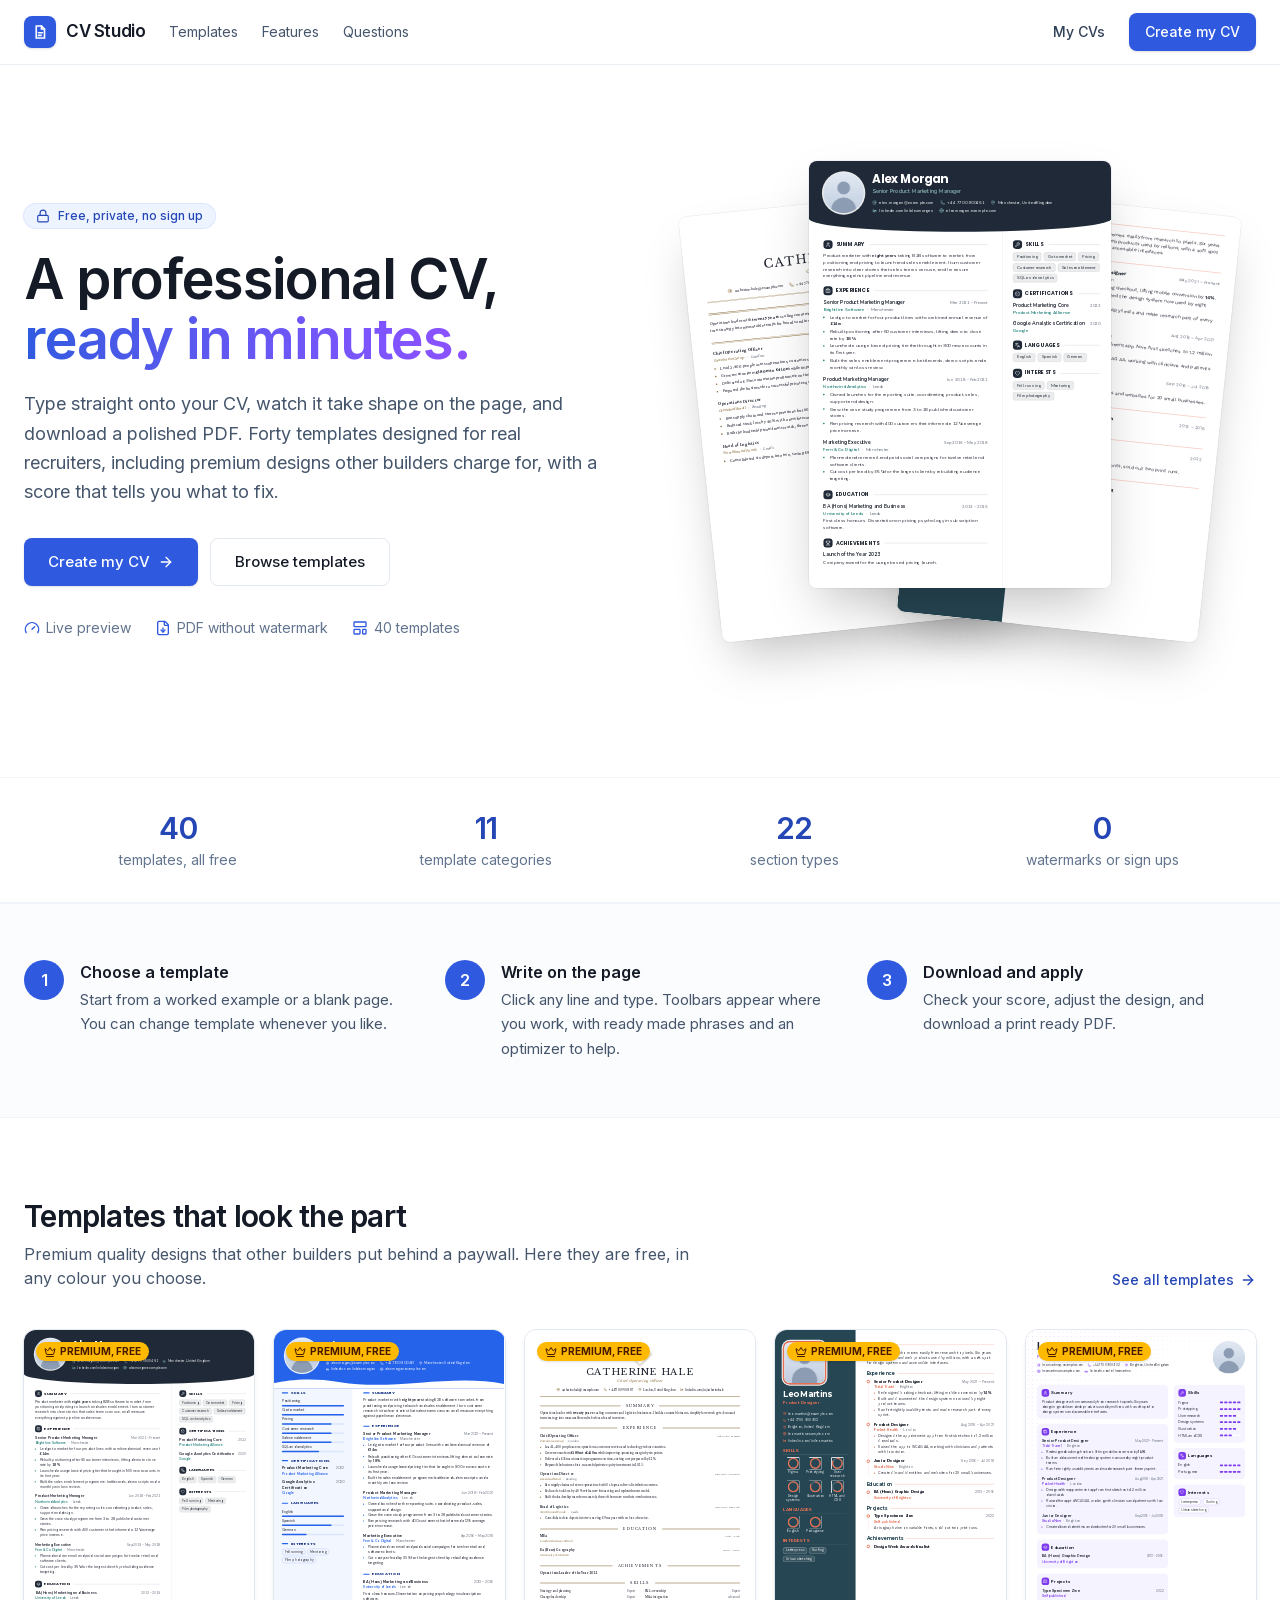
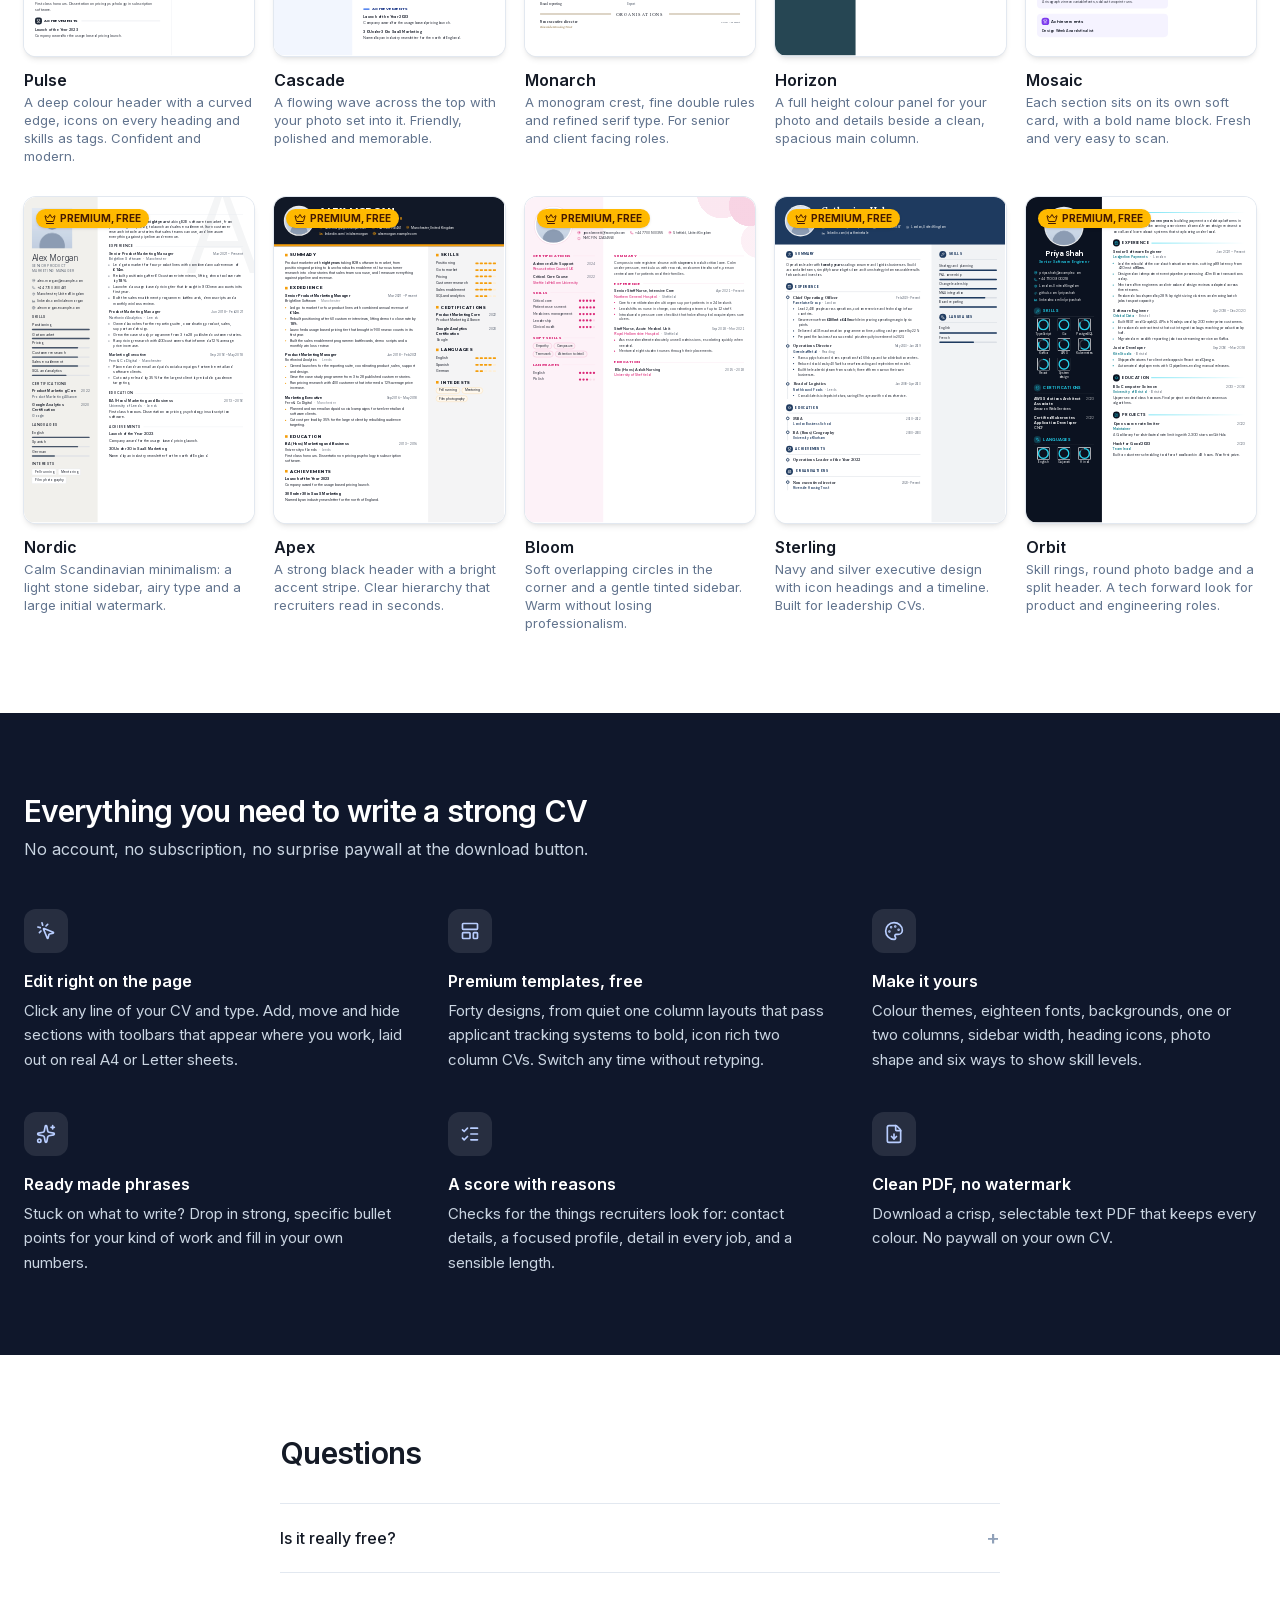
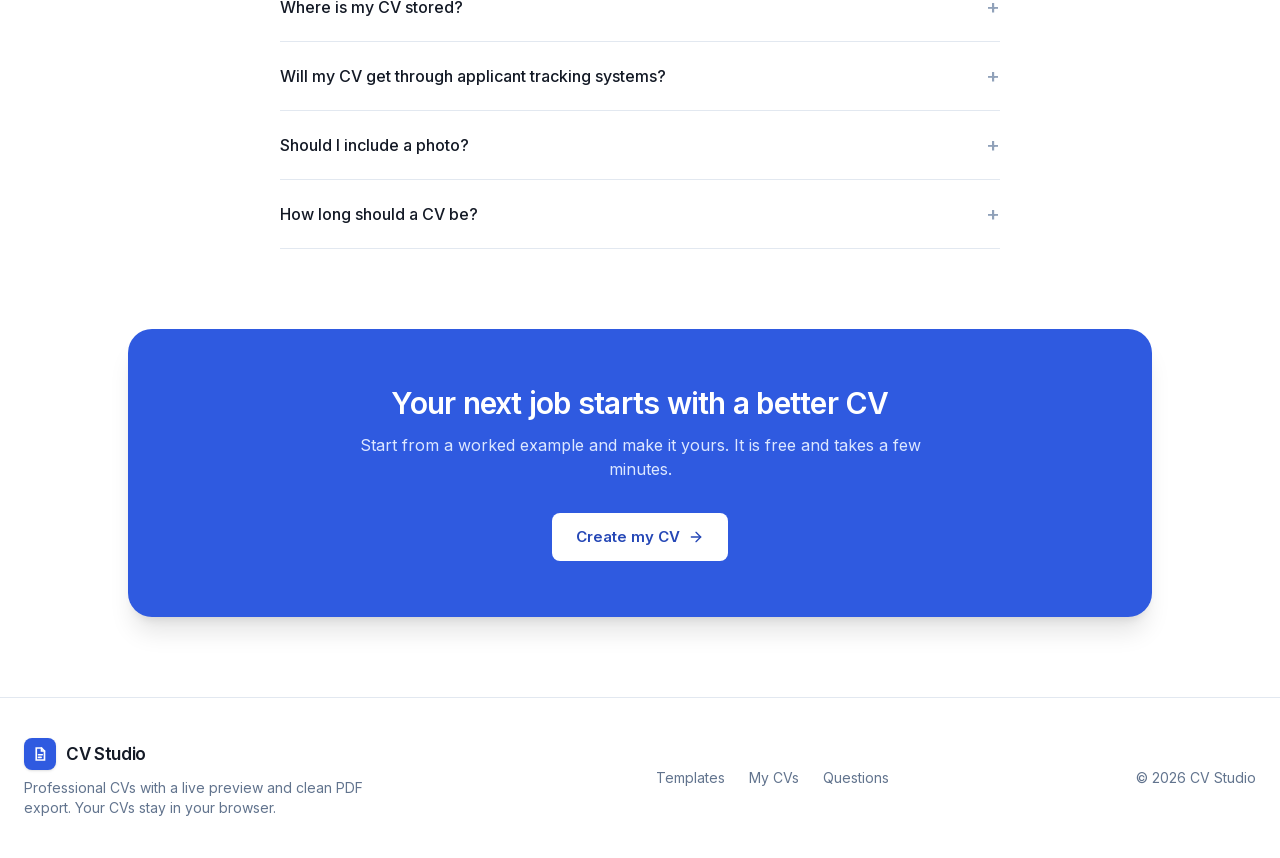
<file: cv-studio/index.html>
<!DOCTYPE html><html lang="en" class="inter_97186b29-module__O_pesW__variable lato_e31492a2-module__rkYwJa__variable roboto_836e22f1-module__0sQW9a__variable open_sans_8dba1a1c-module__lXIq8G__variable source_sans_3_cfb0d8a0-module__8esDbq__variable montserrat_fff2e704-module__rxXH8q__variable raleway_ea22a31c-module__ZSB_Bq__variable poppins_1996c923-module__bLSgna__variable nunito_bbeee7d1-module__APYl9a__variable work_sans_76825653-module__M0p8na__variable dm_sans_a39bcf34-module___QB13W__variable manrope_543ca008-module__kQj7BG__variable merriweather_a55dcc27-module__N9-EJW__variable lora_60239e27-module__ulK7sq__variable playfair_display_e5d2549a-module__z-V2hq__variable eb_garamond_ea5cb18a-module__eQku-G__variable crimson_pro_fe50f00f-module__GhpNxG__variable libre_baskerville_38d40346-module__YVoImG__variable jetbrains_mono_8c0c5653-module__Y8Fejq__variable h-full antialiased"><head><meta charSet="utf-8"/><meta name="viewport" content="width=device-width, initial-scale=1"/><link rel="preload" href="/cv-studio/_next/static/media/07454f8ad8aaac57-s.p.2kjei9psvcorz.woff2" as="font" crossorigin="" type="font/woff2"/><link rel="preload" href="/cv-studio/_next/static/media/1112828ec2c13661-s.p.43y6rzpm0hc6v.woff2" as="font" crossorigin="" type="font/woff2"/><link rel="preload" href="/cv-studio/_next/static/media/115e7a2565b70400-s.p.1vgtwd90zpq_8.woff2" as="font" crossorigin="" type="font/woff2"/><link rel="preload" href="/cv-studio/_next/static/media/248e1dc0efc99276-s.p.1d6sb5kuiz5lw.woff2" as="font" crossorigin="" type="font/woff2"/><link rel="preload" href="/cv-studio/_next/static/media/2a65768255d6b625-s.p.3u4lli0-axodc.woff2" as="font" crossorigin="" type="font/woff2"/><link rel="preload" href="/cv-studio/_next/static/media/345c85a432359eed-s.p.0zem_9y19rte6.woff2" as="font" crossorigin="" type="font/woff2"/><link rel="preload" href="/cv-studio/_next/static/media/38df7484fe560b25-s.p.34k3f59fehpay.woff2" as="font" crossorigin="" type="font/woff2"/><link rel="preload" href="/cv-studio/_next/static/media/47df9ba1c7236d3b-s.p.2adce56gso3ku.woff2" as="font" crossorigin="" type="font/woff2"/><link rel="preload" href="/cv-studio/_next/static/media/47fe1b7cd6e6ed85-s.p.3bh2vc0w-r-ll.woff2" as="font" crossorigin="" type="font/woff2"/><link rel="preload" href="/cv-studio/_next/static/media/5c285b27cdda1fe8-s.p.2_mbdogr7ni8i.woff2" as="font" crossorigin="" type="font/woff2"/><link rel="preload" href="/cv-studio/_next/static/media/6a9fa677ec1bbd33-s.p.10wt7qvuyylzw.woff2" as="font" crossorigin="" type="font/woff2"/><link rel="preload" href="/cv-studio/_next/static/media/70bc3e132a0a741e-s.p.3t6q91iet4nsy.woff2" as="font" crossorigin="" type="font/woff2"/><link rel="preload" href="/cv-studio/_next/static/media/7ddd198311ba7843-s.p.3kq6k02b2ysv1.woff2" as="font" crossorigin="" type="font/woff2"/><link rel="preload" href="/cv-studio/_next/static/media/83afe278b6a6bb3c-s.p.2bn3s6zvc0dyp.woff2" as="font" crossorigin="" type="font/woff2"/><link rel="preload" href="/cv-studio/_next/static/media/84a2306e77cafc81-s.p.0p9s3dd1bpih7.woff2" as="font" crossorigin="" type="font/woff2"/><link rel="preload" href="/cv-studio/_next/static/media/8c2eb9ceedecfc8e-s.p.23aeddxv5enbo.woff2" as="font" crossorigin="" type="font/woff2"/><link rel="preload" href="/cv-studio/_next/static/media/8e451580e5e95631-s.p.27vw08z6_vw0m.woff2" as="font" crossorigin="" type="font/woff2"/><link rel="preload" href="/cv-studio/_next/static/media/8e6fa89aa22d24ec-s.p.2o7m9ogm38dql.woff2" as="font" crossorigin="" type="font/woff2"/><link rel="preload" href="/cv-studio/_next/static/media/9be384ea93fe3f49-s.p.0ig786lf0ff2-.woff2" as="font" crossorigin="" type="font/woff2"/><link rel="preload" href="/cv-studio/_next/static/media/a218039a3287bcfd-s.p.43zbiuwnnoiok.woff2" as="font" crossorigin="" type="font/woff2"/><link rel="preload" href="/cv-studio/_next/static/media/a343f882a40d2cc9-s.p.1sj6eobyi31rd.woff2" as="font" crossorigin="" type="font/woff2"/><link rel="preload" href="/cv-studio/_next/static/media/ac372c80b3e400a1-s.p.012kbt72-9t48.woff2" as="font" crossorigin="" type="font/woff2"/><link rel="preload" href="/cv-studio/_next/static/media/c825fd02acae0153-s.p.1q3-y3vmyf3p6.woff2" as="font" crossorigin="" type="font/woff2"/><link rel="preload" href="/cv-studio/_next/static/media/c875c6f5d3e977ac-s.p.1h18_wedhzk4h.woff2" as="font" crossorigin="" type="font/woff2"/><link rel="preload" href="/cv-studio/_next/static/media/ce62453a442c7f35-s.p.0a0h245ktd4x0.woff2" as="font" crossorigin="" type="font/woff2"/><link rel="preload" href="/cv-studio/_next/static/media/cf514f5d0007dafa-s.p.1wc2mf9hp9pav.woff2" as="font" crossorigin="" type="font/woff2"/><link rel="preload" href="/cv-studio/_next/static/media/e2334d715941921e-s.p.3o_v2fun1jzxk.woff2" as="font" crossorigin="" type="font/woff2"/><link rel="preload" href="/cv-studio/_next/static/media/e4505858a30c79c2-s.p.0tlhhw_qyyfys.woff2" as="font" crossorigin="" type="font/woff2"/><link rel="preload" href="/cv-studio/_next/static/media/e8f2fbee2754df70-s.p.1dqa_6e_ad4sj.woff2" as="font" crossorigin="" type="font/woff2"/><link rel="preload" href="/cv-studio/_next/static/media/f30fd2e485acf1bc-s.p.35belnv3c2-b-.woff2" as="font" crossorigin="" type="font/woff2"/><link rel="preload" href="/cv-studio/_next/static/media/f5031e7b18bdfbb3-s.p.41cjvd82v1i-1.woff2" as="font" crossorigin="" type="font/woff2"/><link rel="stylesheet" href="/cv-studio/_next/static/chunks/1jfajns5zs_ad.css" data-precedence="next"/><link rel="stylesheet" href="/cv-studio/_next/static/chunks/00j_vq6-9w-zr.css" data-precedence="next"/><link rel="preload" as="script" fetchPriority="low" href="/cv-studio/_next/static/chunks/1u5zan5bs9a7v.js"/><script src="/cv-studio/_next/static/chunks/12p5ki93zjybf.js" async=""></script><script src="/cv-studio/_next/static/chunks/2lpk2dispo1vm.js" async=""></script><script src="/cv-studio/_next/static/chunks/turbopack-1orfg-qd4crm5.js" async=""></script><script src="/cv-studio/_next/static/chunks/3fntmmi971322.js" async=""></script><script src="/cv-studio/_next/static/chunks/2f96bff8m7ovm.js" async=""></script><script src="/cv-studio/_next/static/chunks/3pyb0q8_rvpwd.js" async=""></script><title>CV Studio: build a professional CV in minutes</title><meta name="description" content="Write your CV right on the page, choose from forty professional templates including premium designs, and download a print ready PDF. Free, private, no sign up needed."/><link rel="icon" href="/cv-studio/favicon.ico?favicon.2vob68tjqpejf.ico" sizes="256x256" type="image/x-icon"/><meta name="next-size-adjust" content=""/><script src="/cv-studio/_next/static/chunks/0cz1d0mv5g_q7.js" noModule=""></script></head><body class="min-h-full flex flex-col font-sans"><div hidden=""><!--$--><!--/$--></div><div class="flex min-h-screen flex-col bg-white"><header class="sticky top-0 z-30 border-b border-slate-200/70 bg-white/85 backdrop-blur"><div class="mx-auto flex h-16 max-w-7xl items-center gap-6 px-4 sm:px-6"><a class="flex items-center gap-2.5 font-semibold tracking-tight text-ink" href="/cv-studio/"><span class="grid h-8 w-8 place-items-center rounded-lg bg-brand-600 text-white shadow-sm"><svg viewBox="0 0 24 24" class="h-[18px] w-[18px]" fill="none" stroke="currentColor" stroke-width="2.2" stroke-linecap="round" aria-hidden="true"><path d="M7 4h7l4 4v12H7z"></path><path d="M14 4v4h4"></path><path d="M10 13h5M10 16.5h3.5"></path></svg></span><span class="text-[17px]">CV Studio</span></a><nav class="hidden items-center gap-6 text-sm text-slate-600 md:flex"><a class="hover:text-ink" href="/cv-studio/templates/">Templates</a><a class="hover:text-ink" href="/cv-studio/#features">Features</a><a class="hover:text-ink" href="/cv-studio/#faq">Questions</a></nav><span class="flex-1"></span><a class="hidden text-sm font-medium text-slate-700 hover:text-ink sm:inline" href="/cv-studio/dashboard/">My CVs</a><a class="inline-flex h-9.5 items-center rounded-lg bg-brand-600 px-4 text-sm font-medium text-white shadow-sm hover:bg-brand-700" href="/cv-studio/dashboard/?new=1">Create my CV</a></div></header><main class="flex-1"><section class="relative overflow-hidden"><div class="absolute inset-0 -z-10 bg-[radial-gradient(ellipse_at_top_right,#dce7ff_0%,transparent_55%),radial-gradient(ellipse_at_bottom_left,#eef4ff_0%,transparent_50%)]"></div><div class="absolute inset-0 -z-10 opacity-[0.45] [background-image:linear-gradient(#c7d4f0_1px,transparent_1px),linear-gradient(90deg,#c7d4f0_1px,transparent_1px)] [background-size:44px_44px] [mask-image:linear-gradient(180deg,#000,transparent_80%)]"></div><div class="mx-auto grid max-w-7xl items-center gap-12 px-4 py-16 sm:px-6 lg:grid-cols-2 lg:py-24"><div><span class="inline-flex items-center gap-2 rounded-full bg-brand-50 px-3 py-1 text-xs font-medium text-brand-700 ring-1 ring-brand-100"><svg xmlns="http://www.w3.org/2000/svg" width="24" height="24" viewBox="0 0 24 24" fill="none" stroke="currentColor" stroke-width="2" stroke-linecap="round" stroke-linejoin="round" class="lucide lucide-lock h-3.5 w-3.5" aria-hidden="true"><rect width="18" height="11" x="3" y="11" rx="2" ry="2"></rect><path d="M7 11V7a5 5 0 0 1 10 0v4"></path></svg> Free, private, no sign up</span><h1 class="mt-5 text-4xl font-semibold leading-[1.08] tracking-tight sm:text-5xl lg:text-[56px]">A professional CV,<br/><span class="bg-gradient-to-r from-brand-600 to-violet-500 bg-clip-text text-transparent">ready in minutes.</span></h1><p class="mt-5 max-w-xl text-lg leading-relaxed text-slate-600">Type straight onto your CV, watch it take shape on the page, and download a polished PDF. Forty templates designed for real recruiters, including premium designs other builders charge for, with a score that tells you what to fix.</p><div class="mt-8 flex flex-wrap gap-3"><a class="inline-flex h-12 items-center gap-2 rounded-lg bg-brand-600 px-6 text-[15px] font-medium text-white shadow-sm hover:bg-brand-700" data-testid="hero-cta" href="/cv-studio/dashboard/?new=1">Create my CV <svg xmlns="http://www.w3.org/2000/svg" width="24" height="24" viewBox="0 0 24 24" fill="none" stroke="currentColor" stroke-width="2" stroke-linecap="round" stroke-linejoin="round" class="lucide lucide-arrow-right h-4 w-4" aria-hidden="true"><path d="M5 12h14"></path><path d="m12 5 7 7-7 7"></path></svg></a><a class="inline-flex h-12 items-center rounded-lg border border-slate-200 bg-white px-6 text-[15px] font-medium text-ink hover:bg-slate-50" href="/cv-studio/templates/">Browse templates</a></div><ul class="mt-8 flex flex-wrap gap-x-6 gap-y-2 text-sm text-slate-500"><li class="flex items-center gap-1.5"><svg xmlns="http://www.w3.org/2000/svg" width="24" height="24" viewBox="0 0 24 24" fill="none" stroke="currentColor" stroke-width="2" stroke-linecap="round" stroke-linejoin="round" class="lucide lucide-gauge h-4 w-4 text-brand-600" aria-hidden="true"><path d="m12 14 4-4"></path><path d="M3.34 19a10 10 0 1 1 17.32 0"></path></svg> Live preview</li><li class="flex items-center gap-1.5"><svg xmlns="http://www.w3.org/2000/svg" width="24" height="24" viewBox="0 0 24 24" fill="none" stroke="currentColor" stroke-width="2" stroke-linecap="round" stroke-linejoin="round" class="lucide lucide-file-down h-4 w-4 text-brand-600" aria-hidden="true"><path d="M6 22a2 2 0 0 1-2-2V4a2 2 0 0 1 2-2h8a2.4 2.4 0 0 1 1.704.706l3.588 3.588A2.4 2.4 0 0 1 20 8v12a2 2 0 0 1-2 2z"></path><path d="M14 2v5a1 1 0 0 0 1 1h5"></path><path d="M12 18v-6"></path><path d="m9 15 3 3 3-3"></path></svg> PDF without watermark</li><li class="flex items-center gap-1.5"><svg xmlns="http://www.w3.org/2000/svg" width="24" height="24" viewBox="0 0 24 24" fill="none" stroke="currentColor" stroke-width="2" stroke-linecap="round" stroke-linejoin="round" class="lucide lucide-layout-template h-4 w-4 text-brand-600" aria-hidden="true"><rect width="18" height="7" x="3" y="3" rx="1"></rect><rect width="9" height="7" x="3" y="14" rx="1"></rect><rect width="5" height="7" x="16" y="14" rx="1"></rect></svg> 40 templates</li></ul></div><div class="relative mx-auto h-[420px] w-full max-w-[520px] sm:h-[520px]"><div class="absolute top-0 w-[58%] overflow-hidden rounded-lg shadow-2xl ring-1 ring-slate-900/5" style="left:0%;top:40px;transform:rotate(-6deg);z-index:1"><div class="relative w-full overflow-hidden bg-white " style="aspect-ratio:793.7 / 1122.5"></div></div><div class="absolute top-0 w-[58%] overflow-hidden rounded-lg shadow-2xl ring-1 ring-slate-900/5" style="left:21%;top:0px;transform:rotate(0deg);z-index:3"><div class="relative w-full overflow-hidden bg-white " style="aspect-ratio:793.7 / 1122.5"></div></div><div class="absolute top-0 w-[58%] overflow-hidden rounded-lg shadow-2xl ring-1 ring-slate-900/5" style="left:42%;top:40px;transform:rotate(6deg);z-index:1"><div class="relative w-full overflow-hidden bg-white " style="aspect-ratio:793.7 / 1122.5"></div></div></div></div></section><section class="border-y border-slate-100 bg-white"><dl class="mx-auto grid max-w-7xl grid-cols-2 gap-y-6 px-4 py-8 text-center sm:px-6 md:grid-cols-4"><div><dt class="text-3xl font-semibold tracking-tight text-brand-700">40</dt><dd class="mt-1 text-sm text-slate-500">templates, all free</dd></div><div><dt class="text-3xl font-semibold tracking-tight text-brand-700">11</dt><dd class="mt-1 text-sm text-slate-500">template categories</dd></div><div><dt class="text-3xl font-semibold tracking-tight text-brand-700">22</dt><dd class="mt-1 text-sm text-slate-500">section types</dd></div><div><dt class="text-3xl font-semibold tracking-tight text-brand-700">0</dt><dd class="mt-1 text-sm text-slate-500">watermarks or sign ups</dd></div></dl></section><section class="border-y border-slate-100 bg-slate-50/60"><div class="mx-auto grid max-w-7xl gap-8 px-4 py-14 sm:px-6 md:grid-cols-3"><div class="flex gap-4"><span class="grid h-10 w-10 flex-none place-items-center rounded-full bg-brand-600 font-semibold text-white">1</span><div><h3 class="font-semibold">Choose a template</h3><p class="mt-1 text-[15px] leading-relaxed text-slate-600">Start from a worked example or a blank page. You can change template whenever you like.</p></div></div><div class="flex gap-4"><span class="grid h-10 w-10 flex-none place-items-center rounded-full bg-brand-600 font-semibold text-white">2</span><div><h3 class="font-semibold">Write on the page</h3><p class="mt-1 text-[15px] leading-relaxed text-slate-600">Click any line and type. Toolbars appear where you work, with ready made phrases and an optimizer to help.</p></div></div><div class="flex gap-4"><span class="grid h-10 w-10 flex-none place-items-center rounded-full bg-brand-600 font-semibold text-white">3</span><div><h3 class="font-semibold">Download and apply</h3><p class="mt-1 text-[15px] leading-relaxed text-slate-600">Check your score, adjust the design, and download a print ready PDF.</p></div></div></div></section><section class="mx-auto max-w-7xl px-4 py-20 sm:px-6" id="templates"><div class="mb-10 flex flex-wrap items-end justify-between gap-4"><div><h2 class="text-3xl font-semibold tracking-tight">Templates that look the part</h2><p class="mt-2 max-w-2xl text-slate-600">Premium quality designs that other builders put behind a paywall. Here they are free, in any colour you choose.</p></div><a class="inline-flex items-center gap-1.5 text-sm font-medium text-brand-700 hover:underline" href="/cv-studio/templates/">See all templates <svg xmlns="http://www.w3.org/2000/svg" width="24" height="24" viewBox="0 0 24 24" fill="none" stroke="currentColor" stroke-width="2" stroke-linecap="round" stroke-linejoin="round" class="lucide lucide-arrow-right h-4 w-4" aria-hidden="true"><path d="M5 12h14"></path><path d="m12 5 7 7-7 7"></path></svg></a></div><div class="grid grid-cols-2 gap-x-5 gap-y-8 sm:grid-cols-3 lg:grid-cols-5"><div class="group"><div class="relative overflow-hidden rounded-xl shadow-md ring-1 ring-slate-200 transition group-hover:-translate-y-1 group-hover:shadow-xl"><div class="relative w-full overflow-hidden bg-white " style="aspect-ratio:793.7 / 1122.5"></div><span class="absolute left-3 top-3 inline-flex items-center gap-1 rounded-full bg-amber-400 px-2 py-0.5 text-[10px] font-bold text-amber-950 shadow"><svg xmlns="http://www.w3.org/2000/svg" width="24" height="24" viewBox="0 0 24 24" fill="none" stroke="currentColor" stroke-width="2" stroke-linecap="round" stroke-linejoin="round" class="lucide lucide-crown h-3 w-3" aria-hidden="true"><path d="M11.562 3.266a.5.5 0 0 1 .876 0L15.39 8.87a1 1 0 0 0 1.516.294L21.183 5.5a.5.5 0 0 1 .798.519l-2.834 10.246a1 1 0 0 1-.956.734H5.81a1 1 0 0 1-.957-.734L2.02 6.02a.5.5 0 0 1 .798-.519l4.276 3.664a1 1 0 0 0 1.516-.294z"></path><path d="M5 21h14"></path></svg>PREMIUM, FREE</span><div class="absolute inset-0 flex items-end justify-center bg-gradient-to-t from-slate-900/40 to-transparent p-4 opacity-0 transition group-hover:opacity-100"><a class="rounded-lg bg-brand-600 px-4 py-2 text-sm font-medium text-white shadow hover:bg-brand-700" href="/cv-studio/dashboard/?new=1&amp;template=pulse">Use this template</a></div></div><div class="mt-3"><h3 class="font-semibold">Pulse</h3><p class="mt-0.5 text-[13px] leading-snug text-slate-500">A deep colour header with a curved edge, icons on every heading and skills as tags. Confident and modern.</p></div></div><div class="group"><div class="relative overflow-hidden rounded-xl shadow-md ring-1 ring-slate-200 transition group-hover:-translate-y-1 group-hover:shadow-xl"><div class="relative w-full overflow-hidden bg-white " style="aspect-ratio:793.7 / 1122.5"></div><span class="absolute left-3 top-3 inline-flex items-center gap-1 rounded-full bg-amber-400 px-2 py-0.5 text-[10px] font-bold text-amber-950 shadow"><svg xmlns="http://www.w3.org/2000/svg" width="24" height="24" viewBox="0 0 24 24" fill="none" stroke="currentColor" stroke-width="2" stroke-linecap="round" stroke-linejoin="round" class="lucide lucide-crown h-3 w-3" aria-hidden="true"><path d="M11.562 3.266a.5.5 0 0 1 .876 0L15.39 8.87a1 1 0 0 0 1.516.294L21.183 5.5a.5.5 0 0 1 .798.519l-2.834 10.246a1 1 0 0 1-.956.734H5.81a1 1 0 0 1-.957-.734L2.02 6.02a.5.5 0 0 1 .798-.519l4.276 3.664a1 1 0 0 0 1.516-.294z"></path><path d="M5 21h14"></path></svg>PREMIUM, FREE</span><div class="absolute inset-0 flex items-end justify-center bg-gradient-to-t from-slate-900/40 to-transparent p-4 opacity-0 transition group-hover:opacity-100"><a class="rounded-lg bg-brand-600 px-4 py-2 text-sm font-medium text-white shadow hover:bg-brand-700" href="/cv-studio/dashboard/?new=1&amp;template=cascade">Use this template</a></div></div><div class="mt-3"><h3 class="font-semibold">Cascade</h3><p class="mt-0.5 text-[13px] leading-snug text-slate-500">A flowing wave across the top with your photo set into it. Friendly, polished and memorable.</p></div></div><div class="group"><div class="relative overflow-hidden rounded-xl shadow-md ring-1 ring-slate-200 transition group-hover:-translate-y-1 group-hover:shadow-xl"><div class="relative w-full overflow-hidden bg-white " style="aspect-ratio:793.7 / 1122.5"></div><span class="absolute left-3 top-3 inline-flex items-center gap-1 rounded-full bg-amber-400 px-2 py-0.5 text-[10px] font-bold text-amber-950 shadow"><svg xmlns="http://www.w3.org/2000/svg" width="24" height="24" viewBox="0 0 24 24" fill="none" stroke="currentColor" stroke-width="2" stroke-linecap="round" stroke-linejoin="round" class="lucide lucide-crown h-3 w-3" aria-hidden="true"><path d="M11.562 3.266a.5.5 0 0 1 .876 0L15.39 8.87a1 1 0 0 0 1.516.294L21.183 5.5a.5.5 0 0 1 .798.519l-2.834 10.246a1 1 0 0 1-.956.734H5.81a1 1 0 0 1-.957-.734L2.02 6.02a.5.5 0 0 1 .798-.519l4.276 3.664a1 1 0 0 0 1.516-.294z"></path><path d="M5 21h14"></path></svg>PREMIUM, FREE</span><div class="absolute inset-0 flex items-end justify-center bg-gradient-to-t from-slate-900/40 to-transparent p-4 opacity-0 transition group-hover:opacity-100"><a class="rounded-lg bg-brand-600 px-4 py-2 text-sm font-medium text-white shadow hover:bg-brand-700" href="/cv-studio/dashboard/?new=1&amp;template=monarch">Use this template</a></div></div><div class="mt-3"><h3 class="font-semibold">Monarch</h3><p class="mt-0.5 text-[13px] leading-snug text-slate-500">A monogram crest, fine double rules and refined serif type. For senior and client facing roles.</p></div></div><div class="group"><div class="relative overflow-hidden rounded-xl shadow-md ring-1 ring-slate-200 transition group-hover:-translate-y-1 group-hover:shadow-xl"><div class="relative w-full overflow-hidden bg-white " style="aspect-ratio:793.7 / 1122.5"></div><span class="absolute left-3 top-3 inline-flex items-center gap-1 rounded-full bg-amber-400 px-2 py-0.5 text-[10px] font-bold text-amber-950 shadow"><svg xmlns="http://www.w3.org/2000/svg" width="24" height="24" viewBox="0 0 24 24" fill="none" stroke="currentColor" stroke-width="2" stroke-linecap="round" stroke-linejoin="round" class="lucide lucide-crown h-3 w-3" aria-hidden="true"><path d="M11.562 3.266a.5.5 0 0 1 .876 0L15.39 8.87a1 1 0 0 0 1.516.294L21.183 5.5a.5.5 0 0 1 .798.519l-2.834 10.246a1 1 0 0 1-.956.734H5.81a1 1 0 0 1-.957-.734L2.02 6.02a.5.5 0 0 1 .798-.519l4.276 3.664a1 1 0 0 0 1.516-.294z"></path><path d="M5 21h14"></path></svg>PREMIUM, FREE</span><div class="absolute inset-0 flex items-end justify-center bg-gradient-to-t from-slate-900/40 to-transparent p-4 opacity-0 transition group-hover:opacity-100"><a class="rounded-lg bg-brand-600 px-4 py-2 text-sm font-medium text-white shadow hover:bg-brand-700" href="/cv-studio/dashboard/?new=1&amp;template=horizon">Use this template</a></div></div><div class="mt-3"><h3 class="font-semibold">Horizon</h3><p class="mt-0.5 text-[13px] leading-snug text-slate-500">A full height colour panel for your photo and details beside a clean, spacious main column.</p></div></div><div class="group"><div class="relative overflow-hidden rounded-xl shadow-md ring-1 ring-slate-200 transition group-hover:-translate-y-1 group-hover:shadow-xl"><div class="relative w-full overflow-hidden bg-white " style="aspect-ratio:793.7 / 1122.5"></div><span class="absolute left-3 top-3 inline-flex items-center gap-1 rounded-full bg-amber-400 px-2 py-0.5 text-[10px] font-bold text-amber-950 shadow"><svg xmlns="http://www.w3.org/2000/svg" width="24" height="24" viewBox="0 0 24 24" fill="none" stroke="currentColor" stroke-width="2" stroke-linecap="round" stroke-linejoin="round" class="lucide lucide-crown h-3 w-3" aria-hidden="true"><path d="M11.562 3.266a.5.5 0 0 1 .876 0L15.39 8.87a1 1 0 0 0 1.516.294L21.183 5.5a.5.5 0 0 1 .798.519l-2.834 10.246a1 1 0 0 1-.956.734H5.81a1 1 0 0 1-.957-.734L2.02 6.02a.5.5 0 0 1 .798-.519l4.276 3.664a1 1 0 0 0 1.516-.294z"></path><path d="M5 21h14"></path></svg>PREMIUM, FREE</span><div class="absolute inset-0 flex items-end justify-center bg-gradient-to-t from-slate-900/40 to-transparent p-4 opacity-0 transition group-hover:opacity-100"><a class="rounded-lg bg-brand-600 px-4 py-2 text-sm font-medium text-white shadow hover:bg-brand-700" href="/cv-studio/dashboard/?new=1&amp;template=mosaic">Use this template</a></div></div><div class="mt-3"><h3 class="font-semibold">Mosaic</h3><p class="mt-0.5 text-[13px] leading-snug text-slate-500">Each section sits on its own soft card, with a bold name block. Fresh and very easy to scan.</p></div></div><div class="group"><div class="relative overflow-hidden rounded-xl shadow-md ring-1 ring-slate-200 transition group-hover:-translate-y-1 group-hover:shadow-xl"><div class="relative w-full overflow-hidden bg-white " style="aspect-ratio:793.7 / 1122.5"></div><span class="absolute left-3 top-3 inline-flex items-center gap-1 rounded-full bg-amber-400 px-2 py-0.5 text-[10px] font-bold text-amber-950 shadow"><svg xmlns="http://www.w3.org/2000/svg" width="24" height="24" viewBox="0 0 24 24" fill="none" stroke="currentColor" stroke-width="2" stroke-linecap="round" stroke-linejoin="round" class="lucide lucide-crown h-3 w-3" aria-hidden="true"><path d="M11.562 3.266a.5.5 0 0 1 .876 0L15.39 8.87a1 1 0 0 0 1.516.294L21.183 5.5a.5.5 0 0 1 .798.519l-2.834 10.246a1 1 0 0 1-.956.734H5.81a1 1 0 0 1-.957-.734L2.02 6.02a.5.5 0 0 1 .798-.519l4.276 3.664a1 1 0 0 0 1.516-.294z"></path><path d="M5 21h14"></path></svg>PREMIUM, FREE</span><div class="absolute inset-0 flex items-end justify-center bg-gradient-to-t from-slate-900/40 to-transparent p-4 opacity-0 transition group-hover:opacity-100"><a class="rounded-lg bg-brand-600 px-4 py-2 text-sm font-medium text-white shadow hover:bg-brand-700" href="/cv-studio/dashboard/?new=1&amp;template=nordic">Use this template</a></div></div><div class="mt-3"><h3 class="font-semibold">Nordic</h3><p class="mt-0.5 text-[13px] leading-snug text-slate-500">Calm Scandinavian minimalism: a light stone sidebar, airy type and a large initial watermark.</p></div></div><div class="group"><div class="relative overflow-hidden rounded-xl shadow-md ring-1 ring-slate-200 transition group-hover:-translate-y-1 group-hover:shadow-xl"><div class="relative w-full overflow-hidden bg-white " style="aspect-ratio:793.7 / 1122.5"></div><span class="absolute left-3 top-3 inline-flex items-center gap-1 rounded-full bg-amber-400 px-2 py-0.5 text-[10px] font-bold text-amber-950 shadow"><svg xmlns="http://www.w3.org/2000/svg" width="24" height="24" viewBox="0 0 24 24" fill="none" stroke="currentColor" stroke-width="2" stroke-linecap="round" stroke-linejoin="round" class="lucide lucide-crown h-3 w-3" aria-hidden="true"><path d="M11.562 3.266a.5.5 0 0 1 .876 0L15.39 8.87a1 1 0 0 0 1.516.294L21.183 5.5a.5.5 0 0 1 .798.519l-2.834 10.246a1 1 0 0 1-.956.734H5.81a1 1 0 0 1-.957-.734L2.02 6.02a.5.5 0 0 1 .798-.519l4.276 3.664a1 1 0 0 0 1.516-.294z"></path><path d="M5 21h14"></path></svg>PREMIUM, FREE</span><div class="absolute inset-0 flex items-end justify-center bg-gradient-to-t from-slate-900/40 to-transparent p-4 opacity-0 transition group-hover:opacity-100"><a class="rounded-lg bg-brand-600 px-4 py-2 text-sm font-medium text-white shadow hover:bg-brand-700" href="/cv-studio/dashboard/?new=1&amp;template=apex">Use this template</a></div></div><div class="mt-3"><h3 class="font-semibold">Apex</h3><p class="mt-0.5 text-[13px] leading-snug text-slate-500">A strong black header with a bright accent stripe. Clear hierarchy that recruiters read in seconds.</p></div></div><div class="group"><div class="relative overflow-hidden rounded-xl shadow-md ring-1 ring-slate-200 transition group-hover:-translate-y-1 group-hover:shadow-xl"><div class="relative w-full overflow-hidden bg-white " style="aspect-ratio:793.7 / 1122.5"></div><span class="absolute left-3 top-3 inline-flex items-center gap-1 rounded-full bg-amber-400 px-2 py-0.5 text-[10px] font-bold text-amber-950 shadow"><svg xmlns="http://www.w3.org/2000/svg" width="24" height="24" viewBox="0 0 24 24" fill="none" stroke="currentColor" stroke-width="2" stroke-linecap="round" stroke-linejoin="round" class="lucide lucide-crown h-3 w-3" aria-hidden="true"><path d="M11.562 3.266a.5.5 0 0 1 .876 0L15.39 8.87a1 1 0 0 0 1.516.294L21.183 5.5a.5.5 0 0 1 .798.519l-2.834 10.246a1 1 0 0 1-.956.734H5.81a1 1 0 0 1-.957-.734L2.02 6.02a.5.5 0 0 1 .798-.519l4.276 3.664a1 1 0 0 0 1.516-.294z"></path><path d="M5 21h14"></path></svg>PREMIUM, FREE</span><div class="absolute inset-0 flex items-end justify-center bg-gradient-to-t from-slate-900/40 to-transparent p-4 opacity-0 transition group-hover:opacity-100"><a class="rounded-lg bg-brand-600 px-4 py-2 text-sm font-medium text-white shadow hover:bg-brand-700" href="/cv-studio/dashboard/?new=1&amp;template=bloom">Use this template</a></div></div><div class="mt-3"><h3 class="font-semibold">Bloom</h3><p class="mt-0.5 text-[13px] leading-snug text-slate-500">Soft overlapping circles in the corner and a gentle tinted sidebar. Warm without losing professionalism.</p></div></div><div class="group"><div class="relative overflow-hidden rounded-xl shadow-md ring-1 ring-slate-200 transition group-hover:-translate-y-1 group-hover:shadow-xl"><div class="relative w-full overflow-hidden bg-white " style="aspect-ratio:793.7 / 1122.5"></div><span class="absolute left-3 top-3 inline-flex items-center gap-1 rounded-full bg-amber-400 px-2 py-0.5 text-[10px] font-bold text-amber-950 shadow"><svg xmlns="http://www.w3.org/2000/svg" width="24" height="24" viewBox="0 0 24 24" fill="none" stroke="currentColor" stroke-width="2" stroke-linecap="round" stroke-linejoin="round" class="lucide lucide-crown h-3 w-3" aria-hidden="true"><path d="M11.562 3.266a.5.5 0 0 1 .876 0L15.39 8.87a1 1 0 0 0 1.516.294L21.183 5.5a.5.5 0 0 1 .798.519l-2.834 10.246a1 1 0 0 1-.956.734H5.81a1 1 0 0 1-.957-.734L2.02 6.02a.5.5 0 0 1 .798-.519l4.276 3.664a1 1 0 0 0 1.516-.294z"></path><path d="M5 21h14"></path></svg>PREMIUM, FREE</span><div class="absolute inset-0 flex items-end justify-center bg-gradient-to-t from-slate-900/40 to-transparent p-4 opacity-0 transition group-hover:opacity-100"><a class="rounded-lg bg-brand-600 px-4 py-2 text-sm font-medium text-white shadow hover:bg-brand-700" href="/cv-studio/dashboard/?new=1&amp;template=sterling">Use this template</a></div></div><div class="mt-3"><h3 class="font-semibold">Sterling</h3><p class="mt-0.5 text-[13px] leading-snug text-slate-500">Navy and silver executive design with icon headings and a timeline. Built for leadership CVs.</p></div></div><div class="group"><div class="relative overflow-hidden rounded-xl shadow-md ring-1 ring-slate-200 transition group-hover:-translate-y-1 group-hover:shadow-xl"><div class="relative w-full overflow-hidden bg-white " style="aspect-ratio:793.7 / 1122.5"></div><span class="absolute left-3 top-3 inline-flex items-center gap-1 rounded-full bg-amber-400 px-2 py-0.5 text-[10px] font-bold text-amber-950 shadow"><svg xmlns="http://www.w3.org/2000/svg" width="24" height="24" viewBox="0 0 24 24" fill="none" stroke="currentColor" stroke-width="2" stroke-linecap="round" stroke-linejoin="round" class="lucide lucide-crown h-3 w-3" aria-hidden="true"><path d="M11.562 3.266a.5.5 0 0 1 .876 0L15.39 8.87a1 1 0 0 0 1.516.294L21.183 5.5a.5.5 0 0 1 .798.519l-2.834 10.246a1 1 0 0 1-.956.734H5.81a1 1 0 0 1-.957-.734L2.02 6.02a.5.5 0 0 1 .798-.519l4.276 3.664a1 1 0 0 0 1.516-.294z"></path><path d="M5 21h14"></path></svg>PREMIUM, FREE</span><div class="absolute inset-0 flex items-end justify-center bg-gradient-to-t from-slate-900/40 to-transparent p-4 opacity-0 transition group-hover:opacity-100"><a class="rounded-lg bg-brand-600 px-4 py-2 text-sm font-medium text-white shadow hover:bg-brand-700" href="/cv-studio/dashboard/?new=1&amp;template=orbit">Use this template</a></div></div><div class="mt-3"><h3 class="font-semibold">Orbit</h3><p class="mt-0.5 text-[13px] leading-snug text-slate-500">Skill rings, round photo badge and a split header. A tech forward look for product and engineering roles.</p></div></div></div></section><section class="bg-slate-900 text-white" id="features"><div class="mx-auto max-w-7xl px-4 py-20 sm:px-6"><h2 class="text-3xl font-semibold tracking-tight">Everything you need to write a strong CV</h2><p class="mt-2 max-w-2xl text-slate-300">No account, no subscription, no surprise paywall at the download button.</p><div class="mt-12 grid gap-x-10 gap-y-10 sm:grid-cols-2 lg:grid-cols-3"><div><span class="grid h-11 w-11 place-items-center rounded-xl bg-white/10 text-brand-200"><svg xmlns="http://www.w3.org/2000/svg" width="24" height="24" viewBox="0 0 24 24" fill="none" stroke="currentColor" stroke-width="2" stroke-linecap="round" stroke-linejoin="round" class="lucide lucide-mouse-pointer-click h-5 w-5" aria-hidden="true"><path d="M14 4.1 12 6"></path><path d="m5.1 8-2.9-.8"></path><path d="m6 12-1.9 2"></path><path d="M7.2 2.2 8 5.1"></path><path d="M9.037 9.69a.498.498 0 0 1 .653-.653l11 4.5a.5.5 0 0 1-.074.949l-4.349 1.041a1 1 0 0 0-.74.739l-1.04 4.35a.5.5 0 0 1-.95.074z"></path></svg></span><h3 class="mt-4 font-semibold">Edit right on the page</h3><p class="mt-1.5 text-[15px] leading-relaxed text-slate-300">Click any line of your CV and type. Add, move and hide sections with toolbars that appear where you work, laid out on real A4 or Letter sheets.</p></div><div><span class="grid h-11 w-11 place-items-center rounded-xl bg-white/10 text-brand-200"><svg xmlns="http://www.w3.org/2000/svg" width="24" height="24" viewBox="0 0 24 24" fill="none" stroke="currentColor" stroke-width="2" stroke-linecap="round" stroke-linejoin="round" class="lucide lucide-layout-template h-5 w-5" aria-hidden="true"><rect width="18" height="7" x="3" y="3" rx="1"></rect><rect width="9" height="7" x="3" y="14" rx="1"></rect><rect width="5" height="7" x="16" y="14" rx="1"></rect></svg></span><h3 class="mt-4 font-semibold">Premium templates, free</h3><p class="mt-1.5 text-[15px] leading-relaxed text-slate-300">Forty designs, from quiet one column layouts that pass applicant tracking systems to bold, icon rich two column CVs. Switch any time without retyping.</p></div><div><span class="grid h-11 w-11 place-items-center rounded-xl bg-white/10 text-brand-200"><svg xmlns="http://www.w3.org/2000/svg" width="24" height="24" viewBox="0 0 24 24" fill="none" stroke="currentColor" stroke-width="2" stroke-linecap="round" stroke-linejoin="round" class="lucide lucide-palette h-5 w-5" aria-hidden="true"><path d="M12 22a1 1 0 0 1 0-20 10 9 0 0 1 10 9 5 5 0 0 1-5 5h-2.25a1.75 1.75 0 0 0-1.4 2.8l.3.4a1.75 1.75 0 0 1-1.4 2.8z"></path><circle cx="13.5" cy="6.5" r=".5" fill="currentColor"></circle><circle cx="17.5" cy="10.5" r=".5" fill="currentColor"></circle><circle cx="6.5" cy="12.5" r=".5" fill="currentColor"></circle><circle cx="8.5" cy="7.5" r=".5" fill="currentColor"></circle></svg></span><h3 class="mt-4 font-semibold">Make it yours</h3><p class="mt-1.5 text-[15px] leading-relaxed text-slate-300">Colour themes, eighteen fonts, backgrounds, one or two columns, sidebar width, heading icons, photo shape and six ways to show skill levels.</p></div><div><span class="grid h-11 w-11 place-items-center rounded-xl bg-white/10 text-brand-200"><svg xmlns="http://www.w3.org/2000/svg" width="24" height="24" viewBox="0 0 24 24" fill="none" stroke="currentColor" stroke-width="2" stroke-linecap="round" stroke-linejoin="round" class="lucide lucide-sparkles lucide-stars h-5 w-5" aria-hidden="true"><path d="M11.017 2.814a1 1 0 0 1 1.966 0l1.051 5.558a2 2 0 0 0 1.594 1.594l5.558 1.051a1 1 0 0 1 0 1.966l-5.558 1.051a2 2 0 0 0-1.594 1.594l-1.051 5.558a1 1 0 0 1-1.966 0l-1.051-5.558a2 2 0 0 0-1.594-1.594l-5.558-1.051a1 1 0 0 1 0-1.966l5.558-1.051a2 2 0 0 0 1.594-1.594z"></path><path d="M20 2v4"></path><path d="M22 4h-4"></path><circle cx="4" cy="20" r="2"></circle></svg></span><h3 class="mt-4 font-semibold">Ready made phrases</h3><p class="mt-1.5 text-[15px] leading-relaxed text-slate-300">Stuck on what to write? Drop in strong, specific bullet points for your kind of work and fill in your own numbers.</p></div><div><span class="grid h-11 w-11 place-items-center rounded-xl bg-white/10 text-brand-200"><svg xmlns="http://www.w3.org/2000/svg" width="24" height="24" viewBox="0 0 24 24" fill="none" stroke="currentColor" stroke-width="2" stroke-linecap="round" stroke-linejoin="round" class="lucide lucide-list-checks h-5 w-5" aria-hidden="true"><path d="M13 5h8"></path><path d="M13 12h8"></path><path d="M13 19h8"></path><path d="m3 17 2 2 4-4"></path><path d="m3 7 2 2 4-4"></path></svg></span><h3 class="mt-4 font-semibold">A score with reasons</h3><p class="mt-1.5 text-[15px] leading-relaxed text-slate-300">Checks for the things recruiters look for: contact details, a focused profile, detail in every job, and a sensible length.</p></div><div><span class="grid h-11 w-11 place-items-center rounded-xl bg-white/10 text-brand-200"><svg xmlns="http://www.w3.org/2000/svg" width="24" height="24" viewBox="0 0 24 24" fill="none" stroke="currentColor" stroke-width="2" stroke-linecap="round" stroke-linejoin="round" class="lucide lucide-file-down h-5 w-5" aria-hidden="true"><path d="M6 22a2 2 0 0 1-2-2V4a2 2 0 0 1 2-2h8a2.4 2.4 0 0 1 1.704.706l3.588 3.588A2.4 2.4 0 0 1 20 8v12a2 2 0 0 1-2 2z"></path><path d="M14 2v5a1 1 0 0 0 1 1h5"></path><path d="M12 18v-6"></path><path d="m9 15 3 3 3-3"></path></svg></span><h3 class="mt-4 font-semibold">Clean PDF, no watermark</h3><p class="mt-1.5 text-[15px] leading-relaxed text-slate-300">Download a crisp, selectable text PDF that keeps every colour. No paywall on your own CV.</p></div></div></div></section><section class="mx-auto max-w-3xl px-4 py-20 sm:px-6" id="faq"><h2 class="text-3xl font-semibold tracking-tight">Questions</h2><div class="mt-8 divide-y divide-slate-200 border-y border-slate-200"><details class="group py-5"><summary class="flex cursor-pointer list-none items-center justify-between gap-4 font-medium">Is it really free?<span class="text-xl text-slate-400 transition group-open:rotate-45">+</span></summary><p class="mt-3 leading-relaxed text-slate-600">Yes. Writing, editing, every template and the PDF download are free, with no watermark.</p></details><details class="group py-5"><summary class="flex cursor-pointer list-none items-center justify-between gap-4 font-medium">Where is my CV stored?<span class="text-xl text-slate-400 transition group-open:rotate-45">+</span></summary><p class="mt-3 leading-relaxed text-slate-600">In your own browser on this device. Nothing is uploaded to a server. Use “Download a copy” to keep a backup or move your CV to another computer.</p></details><details class="group py-5"><summary class="flex cursor-pointer list-none items-center justify-between gap-4 font-medium">Will my CV get through applicant tracking systems?<span class="text-xl text-slate-400 transition group-open:rotate-45">+</span></summary><p class="mt-3 leading-relaxed text-slate-600">The PDF is real text, not an image, so systems can read it. For the strictest systems, choose a one column template such as Meridian, Chronicle, Harbor or Linen.</p></details><details class="group py-5"><summary class="flex cursor-pointer list-none items-center justify-between gap-4 font-medium">Should I include a photo?<span class="text-xl text-slate-400 transition group-open:rotate-45">+</span></summary><p class="mt-3 leading-relaxed text-slate-600">It depends where you apply. Photos are common in much of Europe and Asia, but usually left off in the UK, US, Canada and Australia. You can hide the photo in Design with one click.</p></details><details class="group py-5"><summary class="flex cursor-pointer list-none items-center justify-between gap-4 font-medium">How long should a CV be?<span class="text-xl text-slate-400 transition group-open:rotate-45">+</span></summary><p class="mt-3 leading-relaxed text-slate-600">One page for early career, two for most experienced people. The page counter and the CV score tell you when you are running long.</p></details></div></section><section class="px-4 pb-20 sm:px-6"><div class="mx-auto max-w-5xl rounded-3xl bg-brand-600 px-6 py-14 text-center text-white shadow-xl sm:px-12"><h2 class="text-3xl font-semibold tracking-tight">Your next job starts with a better CV</h2><p class="mx-auto mt-3 max-w-xl text-brand-100">Start from a worked example and make it yours. It is free and takes a few minutes.</p><a class="mt-8 inline-flex h-12 items-center gap-2 rounded-lg bg-white px-6 text-[15px] font-semibold text-brand-700 hover:bg-brand-50" href="/cv-studio/dashboard/?new=1">Create my CV <svg xmlns="http://www.w3.org/2000/svg" width="24" height="24" viewBox="0 0 24 24" fill="none" stroke="currentColor" stroke-width="2" stroke-linecap="round" stroke-linejoin="round" class="lucide lucide-arrow-right h-4 w-4" aria-hidden="true"><path d="M5 12h14"></path><path d="m12 5 7 7-7 7"></path></svg></a></div></section></main><footer class="border-t border-slate-200 bg-white"><div class="mx-auto flex max-w-7xl flex-col gap-6 px-4 py-10 text-sm text-slate-500 sm:flex-row sm:items-center sm:justify-between sm:px-6"><div><a class="flex items-center gap-2.5 font-semibold tracking-tight text-ink" href="/cv-studio/"><span class="grid h-8 w-8 place-items-center rounded-lg bg-brand-600 text-white shadow-sm"><svg viewBox="0 0 24 24" class="h-[18px] w-[18px]" fill="none" stroke="currentColor" stroke-width="2.2" stroke-linecap="round" aria-hidden="true"><path d="M7 4h7l4 4v12H7z"></path><path d="M14 4v4h4"></path><path d="M10 13h5M10 16.5h3.5"></path></svg></span><span class="text-[17px]">CV Studio</span></a><p class="mt-2 max-w-sm">Professional CVs with a live preview and clean PDF export. Your CVs stay in your browser.</p></div><nav class="flex flex-wrap gap-x-6 gap-y-2"><a class="hover:text-ink" href="/cv-studio/templates/">Templates</a><a class="hover:text-ink" href="/cv-studio/dashboard/">My CVs</a><a class="hover:text-ink" href="/cv-studio/#faq">Questions</a></nav><p>© <!-- -->2026<!-- --> CV Studio</p></div></footer></div><!--$--><!--/$--><script src="/cv-studio/_next/static/chunks/1u5zan5bs9a7v.js" id="_R_" async=""></script><script>(self.__next_f=self.__next_f||[]).push([0])</script><script>self.__next_f.push([1,"1:\"$Sreact.fragment\"\n2:I[39756,[\"/cv-studio/_next/static/chunks/3fntmmi971322.js\"],\"default\"]\n3:I[37457,[\"/cv-studio/_next/static/chunks/3fntmmi971322.js\"],\"default\"]\n4:I[38286,[\"/cv-studio/_next/static/chunks/3fntmmi971322.js\",\"/cv-studio/_next/static/chunks/2f96bff8m7ovm.js\",\"/cv-studio/_next/static/chunks/3pyb0q8_rvpwd.js\"],\"Logo\"]\n5:I[22016,[\"/cv-studio/_next/static/chunks/3fntmmi971322.js\",\"/cv-studio/_next/static/chunks/2f96bff8m7ovm.js\",\"/cv-studio/_next/static/chunks/3pyb0q8_rvpwd.js\"],\"\"]\n13:I[68027,[\"/cv-studio/_next/static/chunks/3fntmmi971322.js\"],\"default\",1]\n:HL[\"/cv-studio/_next/static/chunks/1jfajns5zs_ad.css\",\"style\"]\n:HL[\"/cv-studio/_next/static/chunks/00j_vq6-9w-zr.css\",\"style\"]\n:HL[\"/cv-studio/_next/static/media/07454f8ad8aaac57-s.p.2kjei9psvcorz.woff2\",\"font\",{\"crossOrigin\":\"\",\"type\":\"font/woff2\"}]\n:HL[\"/cv-studio/_next/static/media/1112828ec2c13661-s.p.43y6rzpm0hc6v.woff2\",\"font\",{\"crossOrigin\":\"\",\"type\":\"font/woff2\"}]\n:HL[\"/cv-studio/_next/static/media/115e7a2565b70400-s.p.1vgtwd90zpq_8.woff2\",\"font\",{\"crossOrigin\":\"\",\"type\":\"font/woff2\"}]\n:HL[\"/cv-studio/_next/static/media/248e1dc0efc99276-s.p.1d6sb5kuiz5lw.woff2\",\"font\",{\"crossOrigin\":\"\",\"type\":\"font/woff2\"}]\n:HL[\"/cv-studio/_next/static/media/2a65768255d6b625-s.p.3u4lli0-axodc.woff2\",\"font\",{\"crossOrigin\":\"\",\"type\":\"font/woff2\"}]\n:HL[\"/cv-studio/_next/static/media/345c85a432359eed-s.p.0zem_9y19rte6.woff2\",\"font\",{\"crossOrigin\":\"\",\"type\":\"font/woff2\"}]\n:HL[\"/cv-studio/_next/static/media/38df7484fe560b25-s.p.34k3f59fehpay.woff2\",\"font\",{\"crossOrigin\":\"\",\"type\":\"font/woff2\"}]\n:HL[\"/cv-studio/_next/static/media/47df9ba1c7236d3b-s.p.2adce56gso3ku.woff2\",\"font\",{\"crossOrigin\":\"\",\"type\":\"font/woff2\"}]\n:HL[\"/cv-studio/_next/static/media/47fe1b7cd6e6ed85-s.p.3bh2vc0w-r-ll.woff2\",\"font\",{\"crossOrigin\":\"\",\"type\":\"font/woff2\"}]\n:HL[\"/cv-studio/_next/static/media/5c285b27cdda1fe8-s.p.2_mbdogr7ni8i.woff2\",\"font\",{\"crossOrigin\":\"\",\"type\":\"font/woff2\"}]\n:HL[\"/cv-studio/_next/static/media/6a9fa677ec1bbd33-s.p.10wt7qvuyylzw.woff2\",\"font\",{\"crossOrigin\":\"\",\"type\":\"font/woff2\"}]\n:HL[\"/cv-studio/_next/static/media/70bc3e132a0a741e-s.p.3t6q91iet4nsy.woff2\",\"font\",{\"crossOrigin\":\"\",\"type\":\"font/woff2\"}]\n:HL[\"/cv-studio/_next/static/media/7ddd198311ba7843-s.p.3kq6k02b2ysv1.woff2\",\"font\",{\"crossOrigin\":\"\",\"type\":\"font/woff2\"}]\n:HL[\"/cv-studio/_next/static/media/83afe278b6a6bb3c-s.p.2bn3s6zvc0dyp.woff2\",\"font\",{\"crossOrigin\":\"\",\"type\":\"font/woff2\"}]\n:HL[\"/cv-studio/_next/static/media/84a2306e77cafc81-s.p.0p9s3dd1bpih7.woff2\",\"font\",{\"crossOrigin\":\"\",\"type\":\"font/woff2\"}]\n:HL[\"/cv-studio/_next/static/media/8c2eb9ceedecfc8e-s.p.23aeddxv5enbo.woff2\",\"font\",{\"crossOrigin\":\"\",\"type\":\"font/woff2\"}]\n:HL[\"/cv-studio/_next/static/media/8e451580e5e95631-s.p.27vw08z6_vw0m.woff2\",\"font\",{\"crossOrigin\":\"\",\"type\":\"font/woff2\"}]\n:HL[\"/cv-studio/_next/static/media/8e6fa89aa22d24ec-s.p.2o7m9ogm38dql.woff2\",\"font\",{\"crossOrigin\":\"\",\"type\":\"font/woff2\"}]\n:HL[\"/cv-studio/_next/static/media/9be384ea93fe3f49-s.p.0ig786lf0ff2-.woff2\",\"font\",{\"crossOrigin\":\"\",\"type\":\"font/woff2\"}]\n:HL[\"/cv-studio/_next/static/media/a218039a3287bcfd-s.p.43zbiuwnnoiok.woff2\",\"font\",{\"crossOrigin\":\"\",\"type\":\"font/woff2\"}]\n:HL[\"/cv-studio/_next/static/media/a343f882a40d2cc9-s.p.1sj6eobyi31rd.woff2\",\"font\",{\"crossOrigin\":\"\",\"type\":\"font/woff2\"}]\n:HL[\"/cv-studio/_next/static/media/ac372c80b3e400a1-s.p.012kbt72-9t48.woff2\",\"font\",{\"crossOrigin\":\"\",\"type\":\"font/woff2\"}]\n:HL[\"/cv-studio/_next/static/media/c825fd02acae0153-s.p.1q3-y3vmyf3p6.woff2\",\"font\",{\"crossOrigin\":\"\",\"type\":\"font/woff2\"}]\n:HL[\"/cv-studio/_next/static/media/c875c6f5d3e977ac-s.p.1h18_wedhzk4h.woff2\",\"font\",{\"crossOrigin\":\"\",\"type\":\"font/woff2\"}]\n:HL[\"/cv-studio/_next/static/media/ce62453a442c7f35-s.p.0a0h245ktd4x0.woff2\",\"font\",{\"crossOrigin\":\"\",\"type\":\"font/woff2\"}]\n:HL[\"/cv-studio/_next/static/media/cf514f5d0007dafa-s.p.1wc2mf9hp9pav.woff2\",\"font\",{\"crossOrigin\":\"\",\"type\":\"font/woff2\"}]\n:HL[\"/cv-studio/_next/static/media/e2334d715941921e-s.p.3o_v2fun1jzxk.woff2\",\"font\",{\"crossOrigin\":\"\",\"type\":\"font/woff2\"}]\n:HL[\"/cv-studio/_next/static/media/e4505858a30c79c2-s.p.0tlhhw_qyyfys.woff2\",\"font\",{\"crossOrigin\":\"\",\"type\":\"font/woff2\"}]\n:HL[\"/cv-studio/_next/static/media/e8f2fbee2754df70-s.p.1dqa_6e_ad4sj.woff2\",\"font\",{\"crossOrigin\":\"\",\"type\":\"font/woff2\"}]\n:HL[\"/cv-studio/_next/static/media/f30fd2e485acf1bc-s.p.35belnv3c2-b-.woff2\",\"font\",{\"crossOrigin\":\"\",\"type\":\"font/woff2\"}]\n:HL[\"/cv-studio/_next/static/media/f5031e7b18bdfbb3-s.p.41cjvd82v1i-1.woff2\",\"font\",{\"crossOrigin\":\"\",\"type\":\"font/woff2\"}]\n0:{\"P\":null,\"c\":[\"\",\"\"],\"q\":\"\",\"i\":false,\"f\":[[[\"\",{\"children\":[\"__PAGE__\",{},\"$undefined\",\"$undefined\",4608]},\"$undefined\",\"$undefined\",4624],[[\"$\",\"$1\",\"c\",{\"children\":[[[\"$\",\"link\",\"0\",{\"rel\":\"stylesheet\",\"href\":\"/cv-studio/_next/static/chunks/1jfajns5zs_ad.css\",\"precedence\":\"next\",\"crossOrigin\":\"$undefined\",\"nonce\":\"$undefined\"}],[\"$\",\"link\",\"1\",{\"rel\":\"stylesheet\",\"href\":\"/cv-studio/_next/static/chunks/00j_vq6-9w-zr.css\",\"precedence\":\"next\",\"crossOrigin\":\"$undefined\",\"nonce\":\"$undefined\"}],[\"$\",\"script\",\"script-0\",{\"src\":\"/cv-studio/_next/static/chunks/3fntmmi971322.js\",\"async\":true,\"nonce\":\"$undefined\"}]],[\"$\",\"html\",null,{\"lang\":\"en\",\"className\":\"inter_97186b29-module__O_pesW__variable lato_e31492a2-module__rkYwJa__variable roboto_836e22f1-module__0sQW9a__variable open_sans_8dba1a1c-module__lXIq8G__variable source_sans_3_cfb0d8a0-module__8esDbq__variable montserrat_fff2e704-module__rxXH8q__variable raleway_ea22a31c-module__ZSB_Bq__variable poppins_1996c923-module__bLSgna__variable nunito_bbeee7d1-module__APYl9a__variable work_sans_76825653-module__M0p8na__variable dm_sans_a39bcf34-module___QB13W__variable manrope_543ca008-module__kQj7BG__variable merriweather_a55dcc27-module__N9-EJW__variable lora_60239e27-module__ulK7sq__variable playfair_display_e5d2549a-module__z-V2hq__variable eb_garamond_ea5cb18a-module__eQku-G__variable crimson_pro_fe50f00f-module__GhpNxG__variable libre_baskerville_38d40346-module__YVoImG__variable jetbrains_mono_8c0c5653-module__Y8Fejq__variable h-full antialiased\",\"children\":[\"$\",\"body\",null,{\"className\":\"min-h-full flex flex-col font-sans\",\"children\":[\"$\",\"$L2\",null,{\"parallelRouterKey\":\"children\",\"error\":\"$undefined\",\"errorStyles\":\"$undefined\",\"errorScripts\":\"$undefined\",\"template\":[\"$\",\"$L3\",null,{}],\"templateStyles\":\"$undefined\",\"templateScripts\":\"$undefined\",\"notFound\":[[[\"$\",\"title\",null,{\"children\":\"404: This page could not be found.\"}],[\"$\",\"div\",null,{\"style\":{\"fontFamily\":\"system-ui,\\\"Segoe UI\\\",Roboto,Helvetica,Arial,sans-serif,\\\"Apple Color Emoji\\\",\\\"Segoe UI Emoji\\\"\",\"height\":\"100vh\",\"textAlign\":\"center\",\"display\":\"flex\",\"flexDirection\":\"column\",\"alignItems\":\"center\",\"justifyContent\":\"center\"},\"children\":[\"$\",\"div\",null,{\"children\":[[\"$\",\"style\",null,{\"dangerouslySetInnerHTML\":{\"__html\":\"body{color:#000;background:#fff;margin:0}.next-error-h1{border-right:1px solid rgba(0,0,0,.3)}@media (prefers-color-scheme:dark){body{color:#fff;background:#000}.next-error-h1{border-right:1px solid rgba(255,255,255,.3)}}\"}}],[\"$\",\"h1\",null,{\"className\":\"next-error-h1\",\"style\":{\"display\":\"inline-block\",\"margin\":\"0 20px 0 0\",\"padding\":\"0 23px 0 0\",\"fontSize\":24,\"fontWeight\":500,\"verticalAlign\":\"top\",\"lineHeight\":\"49px\"},\"children\":404}],[\"$\",\"div\",null,{\"style\":{\"display\":\"inline-block\"},\"children\":[\"$\",\"h2\",null,{\"style\":{\"fontSize\":14,\"fontWeight\":400,\"lineHeight\":\"49px\",\"margin\":0},\"children\":\"This page could not be found.\"}]}]]}]}]],[]],\"forbidden\":\"$undefined\",\"unauthorized\":\"$undefined\"}]}]}]]}],{\"children\":[[\"$\",\"$1\",\"c\",{\"children\":[[\"$\",\"div\",null,{\"className\":\"flex min-h-screen flex-col bg-white\",\"children\":[[\"$\",\"header\",null,{\"className\":\"sticky top-0 z-30 border-b border-slate-200/70 bg-white/85 backdrop-blur\",\"children\":[\"$\",\"div\",null,{\"className\":\"mx-auto flex h-16 max-w-7xl items-center gap-6 px-4 sm:px-6\",\"children\":[[\"$\",\"$L4\",null,{}],[\"$\",\"nav\",null,{\"className\":\"hidden items-center gap-6 text-sm text-slate-600 md:flex\",\"children\":[[\"$\",\"$L5\",null,{\"href\":\"/templates\",\"className\":\"hover:text-ink\",\"children\":\"Templates\"}],[\"$\",\"$L5\",null,{\"href\":\"/#features\",\"className\":\"hover:text-ink\",\"children\":\"Features\"}],[\"$\",\"$L5\",null,{\"href\":\"/#faq\",\"className\":\"hover:text-ink\",\"children\":\"Questions\"}]]}],[\"$\",\"span\",null,{\"className\":\"flex-1\"}],[\"$\",\"$L5\",null,{\"href\":\"/dashboard\",\"className\":\"hidden text-sm font-medium text-slate-700 hover:text-ink sm:inline\",\"children\":\"My CVs\"}],[\"$\",\"$L5\",null,{\"href\":\"/dashboard?new=1\",\"className\":\"inline-flex h-9.5 items-center rounded-lg bg-brand-600 px-4 text-sm font-medium text-white shadow-sm hover:bg-brand-700\",\"children\":\"Create my CV\"}]]}]}],[\"$\",\"main\",null,{\"className\":\"flex-1\",\"children\":[[\"$\",\"section\",null,{\"className\":\"relative overflow-hidden\",\"children\":[[\"$\",\"div\",null,{\"className\":\"absolute inset-0 -z-10 bg-[radial-gradient(ellipse_at_top_right,#dce7ff_0%,transparent_55%),radial-gradient(ellipse_at_bottom_left,#eef4ff_0%,transparent_50%)]\"}],\"$L6\",\"$L7\"]}],\"$L8\",\"$L9\",\"$La\",\"$Lb\",\"$Lc\",\"$Ld\"]}],\"$Le\"]}],[\"$Lf\",\"$L10\"],\"$L11\"]}],{},null,false,null]},null,false,null],\"$L12\",false]],\"m\":\"$undefined\",\"G\":[\"$13\",[\"$L14\",\"$L15\"]],\"S\":true,\"h\":null,\"r\":\"$undefined\",\"s\":\"$undefined\",\"a\":\"$undefined\",\"l\":\"$undefined\",\"p\":\"$undefined\",\"d\":\"$undefined\",\"b\":\"iSQQ9s9VFL3FR43XNPj6g\"}\n16:I[5014,[\"/cv-studio/_next/static/chunks/3fntmmi971322.js\",\"/cv-studio/_next/static/chunks/2f96bff8m7ovm.js\",\"/cv-studio/_next/static/chunks/3pyb0q8_rvpwd.js\"],\"default\"]\n17:I[47872,[\"/cv-studio/_next/static/chunks/3fntmmi971322.js\",\"/cv-studio/_next/static/chunks/2f96bff8m7ovm.js\",\"/cv-studio/_next/static/chunks/3pyb0q8_rvpwd.js\"],\"HeroStack\"]\n18:I[47872,[\"/cv-studio/_next/static/chunks/3fntmmi971322.js\",\"/cv-studio/_next/static/chunks/2f96bff8m7ovm.js\",\"/cv-studio/_next/static/chunks/3pyb0q8_rvpwd.js\"],\"TemplateGallery\"]\n1d:I[97367,[\"/cv-studio/_next/static/chunks/3fntmmi971322.js\"],\"OutletBoundary\"]\n1e:\"$Sreact.suspense\"\n20:I[97367,[\"/cv-studio/_next/static/chunks/3fntmmi971322.js\"],\"ViewportBoundary\"]\n22:I[97367,[\"/cv-studio/_next/static/chunks/3fntmmi971322.js\"],\"MetadataBoundary\"]\n6:[\"$\",\"div\",null,{\"className\":\"absolute inset-0 -z-10 opacity-[0.45] [background-image:linear-gradient(#c7d4f0_1px,transparent_1px),linear-gradient(90deg,#c7d4f0_1px,transparent_1px)] [background-size:44px_44px] [mask-image:linear-gradient(180deg,#000,transparent_80%)]\"}]\n7:[\"$\",\"div\",null,{\"className\":\"mx-auto grid max-w-7xl items-center gap-12 px-4 py-16 sm:px-6 lg:grid-cols-2 lg:py-24\",\"children\":[[\"$\",\"div\",null,{\"children\":[[\"$\",\"span\",null,{\"className\":\"inline-flex items-center gap-2 rounded-full bg-brand-50 px-3 py-1 text-xs font-medium text-brand-700 ring-1 ring-brand-100\",\"children\":[[\"$\",\"$L16\",null,{\"ref\":\"$undefined\",\"icon\":{\"name\":\"lock\",\"size\":24,\"node\":[[\"rect\",{\"width\":\"18\",\"height\":\"11\",\"x\":\"3\",\"y\":\"11\",\"rx\":\"2\",\"ry\":\"2\",\"key\":\"1w4ew1\"}],[\"path\",{\"d\":\"M7 11V7a5 5 0 0 1 10 0v4\",\"key\":\"fwvmzm\"}]]},\"className\":\"h-3.5 w-3.5\"}],\" Free, private, no sign up\"]}],[\"$\",\"h1\",null,{\"className\":\"mt-5 text-4xl font-semibold leading-[1.08] tracking-tight sm:text-5xl lg:text-[56px]\",\"children\":[\"A professional CV,\",[\"$\",\"br\",null,{}],[\"$\",\"span\",null,{\"className\":\"bg-gradient-to-r from-brand-600 to-violet-500 bg-clip-text text-transparent\",\"children\":\"ready in minutes.\"}]]}],[\"$\",\"p\",null,{\"className\":\"mt-5 max-w-xl text-lg leading-relaxed text-slate-600\",\"children\":\"Type straight onto your CV, watch it take shape on the page, and download a polished PDF. Forty templates designed for real recruiters, including premium designs other builders charge for, with a score that tells you what to fix.\"}],[\"$\",\"div\",null,{\"className\":\"mt-8 flex flex-wrap gap-3\",\"children\":[[\"$\",\"$L5\",null,{\"href\":\"/dashboard?new=1\",\"className\":\"inline-flex h-12 items-center gap-2 rounded-lg bg-brand-600 px-6 text-[15px] font-medium text-white shadow-sm hover:bg-brand-700\",\"data-testid\":\"hero-cta\",\"children\":[\"Create my CV \",[\"$\",\"$L16\",null,{\"ref\":\"$undefined\",\"icon\":{\"name\":\"arrow-right\",\"size\":24,\"node\":[[\"path\",{\"d\":\"M5 12h14\",\"key\":\"1ays0h\"}],[\"path\",{\"d\":\"m12 5 7 7-7 7\",\"key\":\"xquz4c\"}]]},\"className\":\"h-4 w-4\"}]]}],[\"$\",\"$L5\",null,{\"href\":\"/templates\",\"className\":\"inline-flex h-12 items-center rounded-lg border border-slate-200 bg-white px-6 text-[15px] font-medium text-ink hover:bg-slate-50\",\"children\":\"Browse templates\"}]]}],[\"$\",\"ul\",null,{\"className\":\"mt-8 flex flex-wrap gap-x-6 gap-y-2 text-sm text-slate-500\",\"children\":[[\"$\",\"li\",null,{\"className\":\"flex items-center gap-1.5\",\"children\":[[\"$\",\"$L16\",null,{\"ref\":\"$undefined\",\"icon\":{\"name\":\"gauge\",\"size\":24,\"node\":[[\"path\",{\"d\":\"m12 14 4-4\",\"key\":\"9kzdfg\"}],[\"path\",{\"d\":\"M3.34 19a10 10 0 1 1 17.32 0\",\"key\":\"19p75a\"}]]},\"className\":\"h-4 w-4 text-brand-600\"}],\" Live preview\"]}],[\"$\",\"li\",null,{\"className\":\"flex items-center gap-1.5\",\"children\":[[\"$\",\"$L16\",null,{\"ref\":\"$undefined\",\"icon\":{\"name\":\"file-down\",\"size\":24,\"node\":[[\"path\",{\"d\":\"M6 22a2 2 0 0 1-2-2V4a2 2 0 0 1 2-2h8a2.4 2.4 0 0 1 1.704.706l3.588 3.588A2.4 2.4 0 0 1 20 8v12a2 2 0 0 1-2 2z\",\"key\":\"1oefj6\"}],[\"path\",{\"d\":\"M14 2v5a1 1 0 0 0 1 1h5\",\"key\":\"wfsgrz\"}],[\"path\",{\"d\":\"M12 18v-6\",\"key\":\"17g6i2\"}],[\"path\",{\"d\":\"m9 15 3 3 3-3\",\"key\":\"1npd3o\"}]]},\"className\":\"h-4 w-4 text-brand-600\"}],\" PDF without watermark\"]}],[\"$\",\"li\",null,{\"className\":\"flex items-center gap-1.5\",\"children\":[[\"$\",\"$L16\",null,{\"ref\":\"$undefined\",\"icon\":{\"name\":\"layout-template\",\"size\":24,\"node\":[[\"rect\",{\"width\":\"18\",\"height\":\"7\",\"x\":\"3\",\"y\":\"3\",\"rx\":\"1\",\"key\":\"f1a2em\"}],[\"rect\",{\"width\":\"9\",\"height\":\"7\",\"x\":\"3\",\"y\":\"14\",\"rx\":\"1\",\"key\":\"jqznyg\"}],[\"rect\",{\"width\":\"5\",\"height\":\"7\",\"x\":\"16\",\"y\":\"14\",\"rx\":\"1\",\"key\":\"q5h2i8\"}]]},\"className\":\"h-4 w-4 text-brand-600\"}],\" 40 templates\"]}]]}]]}],[\"$\",\"$L17\",null,{}]]}]\n8:[\"$\",\"section\",null,{\"className\":\"border-y border-slate-100 bg-white\",\"children\":[\"$\",\"dl\",null,{\"className\":\"mx-auto grid max-w-7xl grid-cols-2 gap-y-6 px-4 py-8 text-center sm:px-6 md:grid-cols-4\",\"children\":[[\"$\",\"div\",\"templates, all free\",{\"children\":[[\"$\",\"dt\",null,{\"className\":\"text-3xl font-semibold tracking-tight text-brand-700\",\"children\":\"40\"}],[\"$\",\"dd\",null,{\"className\":\"mt-1 text-sm text-slate-500\",\"children\":\"templates, all free\"}]]}],[\"$\",\"div\",\"template categories\",{\"children\":[[\"$\",\"dt\",null,{\"className\":\"text-3xl font-semibold tracking-tight text-brand-700\",\"children\":\"11\"}],[\"$\",\"dd\",null,{\"className\":\"mt-1 text-sm text-slate-500\",\"children\":\"template categories\"}]]}],[\"$\",\"div\",\"section types\",{\"children\":[[\"$\",\"dt\",null,{\"className\":\"text-3xl font-semibold tracking-tight text-brand-700\",\"children\":\"22\"}],[\"$\",\"dd\",null,{\"className\":\"mt-1 text-sm text-slate-500\",\"children\":\"section types\"}]]}],[\"$\",\"div\",\"watermarks or sign ups\",{\"children\":[[\"$\",\"dt\",null,{\"className\":\"text-3xl font-semibold tracking-tight text-brand-700\",\"children\":\"0\"}],[\"$\",\"dd\",null,{\"className\":\"mt-1 text-sm text-slate-500\",\"children\":\"watermarks or sign ups\"}]]}]]}]}]\n9:[\"$\",\"section\",null,{\"className\":\"border-y border-slate-100 bg-slate-50/60\",\"children\":[\"$\",\"div\",null,{\"className\":\"mx-auto grid max-w-7xl gap-8 px-4 py-14 sm:px-6 md:grid-cols-3\",\"children\":[[\"$\",\"div\",\"1\",{\"className\":\"flex gap-4\",\"children\":[[\"$\",\"span\",null,{\"className\":\"grid h-10 w-10 flex-none place-items-center rounded-full bg-brand-600 font-semibold text-white\",\"children\":\"1\"}],[\"$\",\"div\",null,{\"children\":[[\"$\",\"h3\",null,{\"className\":\"font-semibold\",\"children\":\"Choose a template\"}],[\"$\",\"p\",null,{\"className\":\"mt-1 text-[15px] leading-relaxed text-slate-600\",\"children\":\"Start from a worked example or a blank page. You can change template whenever you like.\"}]]}]]}],[\"$\",\"div\",\"2\",{\"className\":\"flex gap-4\",\"children\":[[\"$\",\"span\",null,{\"className\":\"grid h-10 w-10 flex-none place-items-center rounded-full bg-brand-600 font-semibold text-white\",\"children\":\"2\"}],[\"$\",\"div\",null,{\"children\":[[\"$\",\"h3\",null,{\"className\":\"font-semibold\",\"children\":\"Write on the page\"}],[\"$\",\"p\",null,{\"className\":\"mt-1 text-[15px] leading-relaxed text-slate-600\",\"children\":\"Click any line and type. Toolbars appear where you work, with ready made phrases and an optimizer to help.\"}]]}]]}],[\"$\",\"div\",\"3\",{\"className\":\"flex gap-4\",\"children\":[[\"$\",\"span\",null,{\"className\":\"grid h-10 w-10 flex-none place-items-center rounded-full bg-brand-600 font-semibold text-white\",\"children\":\"3\"}],[\"$\",\"div\",null,{\"children\":[[\"$\",\"h3\",null,{\"className\":\"font-semibold\",\"children\":\"Download and apply\"}],[\"$\",\"p\",null,{\"className\":\"mt-1 text-[15px] leading-relaxed text-slate-600\",\"children\":\"Check your score, adjust the design, and download a print ready PDF.\"}]]}]]}]]}]}]\na:[\"$\",\"section\",null,{\"className\":\"mx-auto max-w-7xl px-4 py-20 sm:px-6\",\"id\":\"templates\",\"children\":[[\"$\",\"div\",null,{\"className\":\"mb-10 flex flex-wrap items-end justify-between gap-4\",\"children\":[[\"$\",\"div\",null,{\"children\":[[\"$\",\"h2\",null,{\"className\":\"text-3xl font-semibold tracking-tight\",\"children\":\"Templates that look the part\"}],[\"$\",\"p\",null,{\"className\":\"mt-2 max-w-2xl text-slate-600\",\"children\":\"Premium quality designs that other builders put behind a paywall. Here they are free, in any colour you choose.\"}]]}],[\"$\",\"$L5\",null,{\"href\":\"/templates\",\"className\":\"inline-flex items-center gap-1.5 text-sm font-medium text-brand-700 hover:underline\",\"children\":[\"See all templates \",[\"$\",\"$L16\",null,{\"ref\":\"$undefined\",\"icon\":\"$7:props:children:0:props:children:3:props:children:0:props:children:1:props:icon\",\"className\":\"h-4 w-4\"}]]}]]}],[\"$\",\"$L18\",null,{\"limit\":10}]]}]\nb:[\"$\",\"section\",null,{\"className\":\"bg-slate-900 text-white\",\"id\":\"features\",\"children\":[\"$\",\"div\",null,{\"className\":\"mx-auto max-w-7xl px-4 py-20 sm:px-6\",\"children\":[[\"$\",\"h2\",null,{\"className\":\"text-3xl font-semibold tracking-tight\",\"children\":\"Everything you need to write a strong CV\"}],[\"$\",\"p\",null,{\"className\":\"mt-2 max-w-2xl text-slate-300\",\"children\":\"No account, no subscription, no surprise paywall at the download button.\"}],[\"$\",\"div\",null,{\"className\":\"mt-12 grid gap-x-10 gap-y-10 sm:grid-cols-2 lg:grid-cols-3\",\"children\":[[\"$\",\"div\",\"Edit right on the page\",{\"children\":[[\"$\",\"span\",null,{\"className\":\"grid h-11 w-11 place-items-center rounded-xl bg-white/10 text-brand-200\",\"children\":[\"$\",\"$L16\",null,{\"ref\":\"$undefined\",\"icon\":{\"name\":\"mouse-pointer-click\",\"size\":24,\"node\":[[\"path\",{\"d\":\"M14 4.1 12 6\",\"key\":\"ita8i4\"}],[\"path\",{\"d\":\"m5.1 8-2.9-.8\",\"key\":\"1go3kf\"}],[\"path\",{\"d\":\"m6 12-1.9 2\",\"key\":\"mnht97\"}],[\"path\",{\"d\":\"M7.2 2.2 8 5.1\",\"key\":\"1cfko1\"}],[\"path\",{\"d\":\"M9.037 9.69a.498.498 0 0 1 .653-.653l11 4.5a.5.5 0 0 1-.074.949l-4.349 1.041a1 1 0 0 0-.74.739l-1.04 4.35a.5.5 0 0 1-.95.074z\",\"key\":\"s0h3yz\"}]]},\"className\":\"h-5 w-5\"}]}],[\"$\",\"h3\",null,{\"className\":\"mt-4 font-semibold\",\"children\":\"Edit right on the page\"}],[\"$\",\"p\",null,{\"className\":\"mt-1.5 text-[15px] leading-relaxed text-slate-300\",\"children\":\"Click any line of your CV and type. Add, move and hide sections with toolbars that appear where you work, laid out on real A4 or Letter sheets.\"}]]}],[\"$\",\"div\",\"Premium templates, free\",{\"children\":[[\"$\",\"span\",null,{\"className\":\"grid h-11 w-11 place-items-center rounded-xl bg-white/10 text-brand-200\",\"children\":[\"$\",\"$L16\",null,{\"ref\":\"$undefined\",\"icon\":\"$7:props:children:0:props:children:4:props:children:2:props:children:0:props:icon\",\"className\":\"h-5 w-5\"}]}],[\"$\",\"h3\",null,{\"className\":\"mt-4 font-semibold\",\"children\":\"Premium templates, free\"}],[\"$\",\"p\",null,{\"className\":\"mt-1.5 text-[15px] leading-relaxed text-slate-300\",\"children\":\"Forty designs, from quiet one column layouts that pass applicant tracking systems to bold, icon rich two column CVs. Switch any time without retyping.\"}]]}],[\"$\",\"div\",\"Make it yours\",{\"children\":[[\"$\",\"span\",null,{\"className\":\"grid h-11 w-11 place-items-center rounded-xl bg-white/10 text-brand-200\",\"children\":[\"$\",\"$L16\",null,{\"ref\":\"$undefined\",\"icon\":{\"name\":\"palette\",\"size\":24,\"node\":[[\"path\",{\"d\":\"M12 22a1 1 0 0 1 0-20 10 9 0 0 1 10 9 5 5 0 0 1-5 5h-2.25a1.75 1.75 0 0 0-1.4 2.8l.3.4a1.75 1.75 0 0 1-1.4 2.8z\",\"key\":\"e79jfc\"}],[\"circle\",{\"cx\":\"13.5\",\"cy\":\"6.5\",\"r\":\".5\",\"fill\":\"currentColor\",\"key\":\"1okk4w\"}],[\"circle\",{\"cx\":\"17.5\",\"cy\":\"10.5\",\"r\":\".5\",\"fill\":\"currentColor\",\"key\":\"f64h9f\"}],[\"circle\",{\"cx\":\"6.5\",\"cy\":\"12.5\",\"r\":\".5\",\"fill\":\"currentColor\",\"key\":\"qy21gx\"}],[\"circle\",{\"cx\":\"8.5\",\"cy\":\"7.5\",\"r\":\".5\",\"fill\":\"currentColor\",\"key\":\"fotxhn\"}]]},\"className\":\"h-5 w-5\"}]}],[\"$\",\"h3\",null,{\"className\":\"mt-4 font-semibold\",\"children\":\"Make it yours\"}],[\"$\",\"p\",null,{\"className\":\"mt-1.5 text-[15px] leading-relaxed text-slate-300\",\"children\":\"Colour themes, eighteen fonts, backgrounds, one or two columns, sidebar width, heading icons, photo shape and six ways to show skill levels.\"}]]}],[\"$\",\"div\",\"Ready made phrases\",{\"children\":[[\"$\",\"span\",null,{\"className\":\"grid h-11 w-11 place-items-center rounded-xl bg-white/10 text-brand-200\",\"children\":[\"$\",\"$L16\",null,{\"ref\":\"$undefined\",\"icon\":{\"name\":\"sparkles\",\"size\":24,\"node\":[[\"path\",{\"d\":\"M11.017 2.814a1 1 0 0 1 1.966 0l1.051 5.558a2 2 0 0 0 1.594 1.594l5.558 1.051a1 1 0 0 1 0 1.966l-5.558 1.051a2 2 0 0 0-1.594 1.594l-1.051 5.558a1 1 0 0 1-1.966 0l-1.051-5.558a2 2 0 0 0-1.594-1.594l-5.558-1.051a1 1 0 0 1 0-1.966l5.558-1.051a2 2 0 0 0 1.594-1.594z\",\"key\":\"1s2grr\"}],[\"path\",{\"d\":\"M20 2v4\",\"key\":\"1rf3ol\"}],[\"path\",{\"d\":\"M22 4h-4\",\"key\":\"gwowj6\"}],[\"circle\",{\"cx\":\"4\",\"cy\":\"20\",\"r\":\"2\",\"key\":\"6kqj1y\"}]],\"aliases\":[\"stars\"]},\"className\":\"h-5 w-5\"}]}],[\"$\",\"h3\",null,{\"className\":\"mt-4 font-semibold\",\"children\":\"Ready made phrases\"}],[\"$\",\"p\",null,{\"className\":\"mt-1.5 text-[15px] leading-relaxed text-slate-300\",\"children\":\"Stuck on what to write? Drop in strong, specific bullet points for your kind of work and fill in your own numbers.\"}]]}],[\"$\",\"div\",\"A score with reasons\",{\"children\":[[\"$\",\"span\",null,{\"className\":\"grid h-11 w-11 place-items-center rounded-xl bg-white/10 text-brand-200\",\"children\":\"$L19\"}],\"$L1a\",\"$L1b\"]}],\"$L1c\"]}]]}]}]\nc:[\"$\",\"section\",null,{\"className\":\"mx-auto max-w-3xl px-4 py-20 sm:px-6\",\"id\":\"faq\",\"children\":[[\"$\",\"h2\",null,{\"className\":\"text-3xl font-semibold tracking-tight\",\"children\":\"Questions\"}],[\"$\",\"div\",null,{\"className\":\"mt-8 divide-y divide-slate-200 border-y border-slate-200\",\"children\":[[\"$\",\"details\",\"Is it really free?\",{\"className\":\"group py-5\",\"children\":[[\"$\",\"summary\",null,{\"className\":\"flex cursor-pointer list-none items-center justify-between gap-4 font-medium\",\"children\":[\"Is it really free?\",[\"$\",\"span\",null,{\"className\":\"text-xl text-slate-400 transition group-open:rotate-45\",\"children\":\"+\"}]]}],[\"$\",\"p\",null,{\"className\":\"mt-3 leading-relaxed text-slate-600\",\"children\":\"Yes. Writing, editing, every template and the PDF download are free, with no watermark.\"}]]}],[\"$\",\"details\",\"Where is my CV stored?\",{\"className\":\"group py-5\",\"children\":[[\"$\",\"summary\",null,{\"className\":\"flex cursor-pointer list-none items-center justify-between gap-4 font-medium\",\"children\":[\"Where is my CV stored?\",[\"$\",\"span\",null,{\"className\":\"text-xl text-slate-400 transition group-open:rotate-45\",\"children\":\"+\"}]]}],[\"$\",\"p\",null,{\"className\":\"mt-3 leading-relaxed text-slate-600\",\"children\":\"In your own browser on this device. Nothing is uploaded to a server. Use “Download a copy” to keep a backup or move your CV to another computer.\"}]]}],[\"$\",\"details\",\"Will my CV get through applicant tracking systems?\",{\"className\":\"group py-5\",\"children\":[[\"$\",\"summary\",null,{\"className\":\"flex cursor-pointer list-none items-center justify-between gap-4 font-medium\",\"children\":[\"Will my CV get through applicant tracking systems?\",[\"$\",\"span\",null,{\"className\":\"text-xl text-slate-400 transition group-open:rotate-45\",\"children\":\"+\"}]]}],[\"$\",\"p\",null,{\"className\":\"mt-3 leading-relaxed text-slate-600\",\"children\":\"The PDF is real text, not an image, so systems can read it. For the strictest systems, choose a one column template such as Meridian, Chronicle, Harbor or Linen.\"}]]}],[\"$\",\"details\",\"Should I include a photo?\",{\"className\":\"group py-5\",\"children\":[[\"$\",\"summary\",null,{\"className\":\"flex cursor-pointer list-none items-center justify-between gap-4 font-medium\",\"children\":[\"Should I include a photo?\",[\"$\",\"span\",null,{\"className\":\"text-xl text-slate-400 transition group-open:rotate-45\",\"children\":\"+\"}]]}],[\"$\",\"p\",null,{\"className\":\"mt-3 leading-relaxed text-slate-600\",\"children\":\"It depends where you apply. Photos are common in much of Europe and Asia, but usually left off in the UK, US, Canada and Australia. You can hide the photo in Design with one click.\"}]]}],[\"$\",\"details\",\"How long should a CV be?\",{\"className\":\"group py-5\",\"children\":[[\"$\",\"summary\",null,{\"className\":\"flex cursor-pointer list-none items-center justify-between gap-4 font-medium\",\"children\":[\"How long should a CV be?\",[\"$\",\"span\",null,{\"className\":\"text-xl text-slate-400 transition group-open:rotate-45\",\"children\":\"+\"}]]}],[\"$\",\"p\",null,{\"className\":\"mt-3 leading-relaxed text-slate-600\",\"children\":\"One page for early career, two for most experienced people. The page counter and the CV score tell you when you are running long.\"}]]}]]}]]}]\nd:[\"$\",\"section\",null,{\"className\":\"px-4 pb-20 sm:px-6\",\"children\":[\"$\",\"div\",null,{\"className\":\"mx-auto max-w-5xl rounded-3xl bg-brand-600 px-6 py-14 text-center text-white shadow-xl sm:px-12\",\"children\":[[\"$\",\"h2\",null,{\"className\":\"text-3xl font-semibold tracking-tight\",\"children\":\"Your next job starts with a better CV\"}],[\"$\",\"p\",null,{\"className\":\"mx-auto mt-3 max-w-xl text-brand-100\",\"children\":\"Start from a worked example and make it yours. It is free and takes a few minutes.\"}],[\"$\",\"$L5\",null,{\"href\":\"/dashboard?new=1\",\"className\":\"mt-8 inline-flex h-12 items-center gap-2 rounded-lg bg-white px-6 text-[15px] font-semibold text-brand-700 hover:bg-brand-50\",\"children\":[\"Create my CV \",[\"$\",\"$L16\",null,{\"ref\":\"$undefined\",\"icon\":\"$7:props:children:0:props:children:3:props:children:0:props:children:1:props:icon\",\"className\":\"h-4 w-4\"}]]}]]}]}]\ne:[\"$\",\"footer\",null,{\"className\":\"border-t border-slate-200 bg-white\",\"children\":[\"$\",\"div\",null,{\"className\":\"mx-auto flex max-w-7xl flex-col gap-6 px-4 py-10 text-sm text-slate-500 sm:flex-row sm:items-center sm:justify-between sm:px-6\",\"children\":[[\"$\",\"div\",null,{\"children\":[[\"$\",\"$L4\",null,{}],[\"$\",\"p\",null,{\"className\":\"mt-2 max-w-sm\",\"children\":\"Professional CVs with a live preview and clean PDF export. Your CVs stay in your browser.\"}]]}],[\"$\",\"nav\",null,{\"className\":\"flex flex-wrap gap-x-6 gap-y-2\",\"children\":[[\"$\",\"$L5\",null,{\"href\":\"/templates\",\"className\":\"hover:text-ink\",\"children\":\"Templates\"}],[\"$\",\"$L5\",null,{\"href\":\"/dashboard\",\"className\":\"hover:text-ink\",\"children\":\"My CVs\"}],[\"$\",\"$L5\",null,{\"href\":\"/#faq\",\"className\":\"hover:text-ink\",\"children\":\"Questions\"}]]}],[\"$\",\"p\",null,{\"children\":[\"© \",2026,\" CV Studio\"]}]]}]}]\nf:[\"$\",\"script\",\"script-0\",{\"src\":\"/cv-studio/_next/static/chunks/2f96bff8m7ovm.js\",\"async\":true,\"nonce\":\"$undefined\"}]\n10:[\"$\",\"script\",\"script-1\",{\"src\":\"/cv-studio/_next/static/chunks/3pyb0q8_rvpwd.js\",\"async\":true,\"nonce\":\"$undefined\"}]\n11:[\"$\",\"$L1d\",null,{\"children\":[\"$\",\"$1e\",null,{\"name\":\"Next.MetadataOutlet\",\"children\":\"$@1f\"}]}]\n12:[\"$\",\"$1\",\"h\",{\"children\":[null,[\"$\",\"$L20\",null,{\"children\":\"$L21\"}],[\"$\",\"div\",null,{\"hidden\":true,\"children\":[\"$\",\"$L22\",null,{\"children\":[\"$\",\"$1e\",null,{\"name\":\"Next.Metadata\",\"children\":\"$L23\"}]}]}],[\"$\",\"meta\",null,{\"name\":\"next-size-adjust\",\"content\":\"\"}]]}]\n14:[\"$\",\"link\",\"0\",{\"rel\":\"stylesheet\",\"href\":\"/cv-studio/_next/static/chunks/1jfajns5zs_ad.css\",\"precedence\":\"next\",\"crossOrigin\":\"$undefined\",\"nonce\":\"$undefined\"}]\n15:[\"$\",\"link\",\"1\",{\"rel\":\"stylesheet\",\"href\":\"/cv-studio/_next/static/chunks/00j_vq6-9w-zr.css\",\"precedence\":\"next\",\"crossOrigin\":\"$undefined\",\"nonce\":\"$undefined\"}]\n19:[\"$\",\"$L16\",null,{\"ref\":\"$undefined\",\"icon\":{\"name\":\"list-checks\",\"size\":24,\"node\":[[\"path\",{\"d\":\"M13 5h8\",\"key\":\"a7qcls\"}],[\"path\",{\"d\":\"M13 12h8\",\"key\":\"h98zly\"}],[\"path\",{\"d\":\"M13 19h8\",\"key\":\"c3s6r1\"}],[\"path\",{\"d\":\"m3 17 2 2 4-4\",\"key\":\"1jhpwq\"}],[\"path\",{\"d\":\"m3 7 2 2 4-4\",\"key\":\"1obspn\"}]]},\"className\":\"h-5 w-5\"}]\n1a:[\"$\",\"h3\",null,{\"className\":\"mt-4 font-semibold\",\"children\":\"A score with reasons\"}]\n1b:[\"$\",\"p\",null,{\"className\":\"mt-1.5 text-[15px] leading-relaxed text-slate-300\",\"children\":\"Checks for the things recruiters look for: contact details, a focused profile, detail in every job, and a sensible length.\"}]\n1c:[\"$\",\"div\",\"Clean PDF, no watermark\",{\"children\":[[\"$\",\"span\",null,{\"className\":\"grid h-11 w-11 place-items-center rounded-xl bg-white/10 text-brand-200\",\"children\":[\"$\",\"$L16\",null,{\"ref\":\"$undefined\",\"icon\":\"$7:props:children:0:props:children:4:props:children:1:props:children:0:props:icon\",\"className\":\"h-5 w-5\"}]}],[\"$\",\"h3\",null,{\"className\":\"mt-4 font-semibold\",\"children\":\"Clean PDF, no watermark\"}],[\"$\",\"p\",null,{\"className\":\"mt-1.5 text-[15px] leading-relaxed text-slate-300\",\"children\":\"Download a crisp, selectable text PDF that keeps every colour. No paywall on your own CV.\"}]]}]\n21:[[\"$\",\"meta\",\"0\",{\"charSet\":\"utf-8\"}],[\"$\",\"meta\",\"1\",{\"name\":\"viewport\",\"content\":\"width=device-width, initial-scale=1\"}]]\n24:I[27201,[\"/cv-studio/_next/static/chunks/3fntmmi971322.js\"],\"IconMark\"]\n1f:null\n23:[[\"$\",\"title\",\"0\",{\"children\":\"CV Studio: build a professional CV in minutes\"}],[\"$\",\"meta\",\"1\",{\"name\":\"description\",\"content\":\"Write your CV right on the page, choose from forty professional templates including premium designs, and download a print ready PDF. Free, private, no sign up needed.\"}],[\"$\",\"link\",\"2\",{\"rel\":\"icon\",\"href\":\"/cv-studio/favicon.ico?favicon.2vob68tjqpejf.ico\",\"sizes\":\"256x256\",\"type\":\"image/x-icon\"}],[\"$\",\"$L24\",\"3\",{}]]\n"])</script></body></html>
</file>
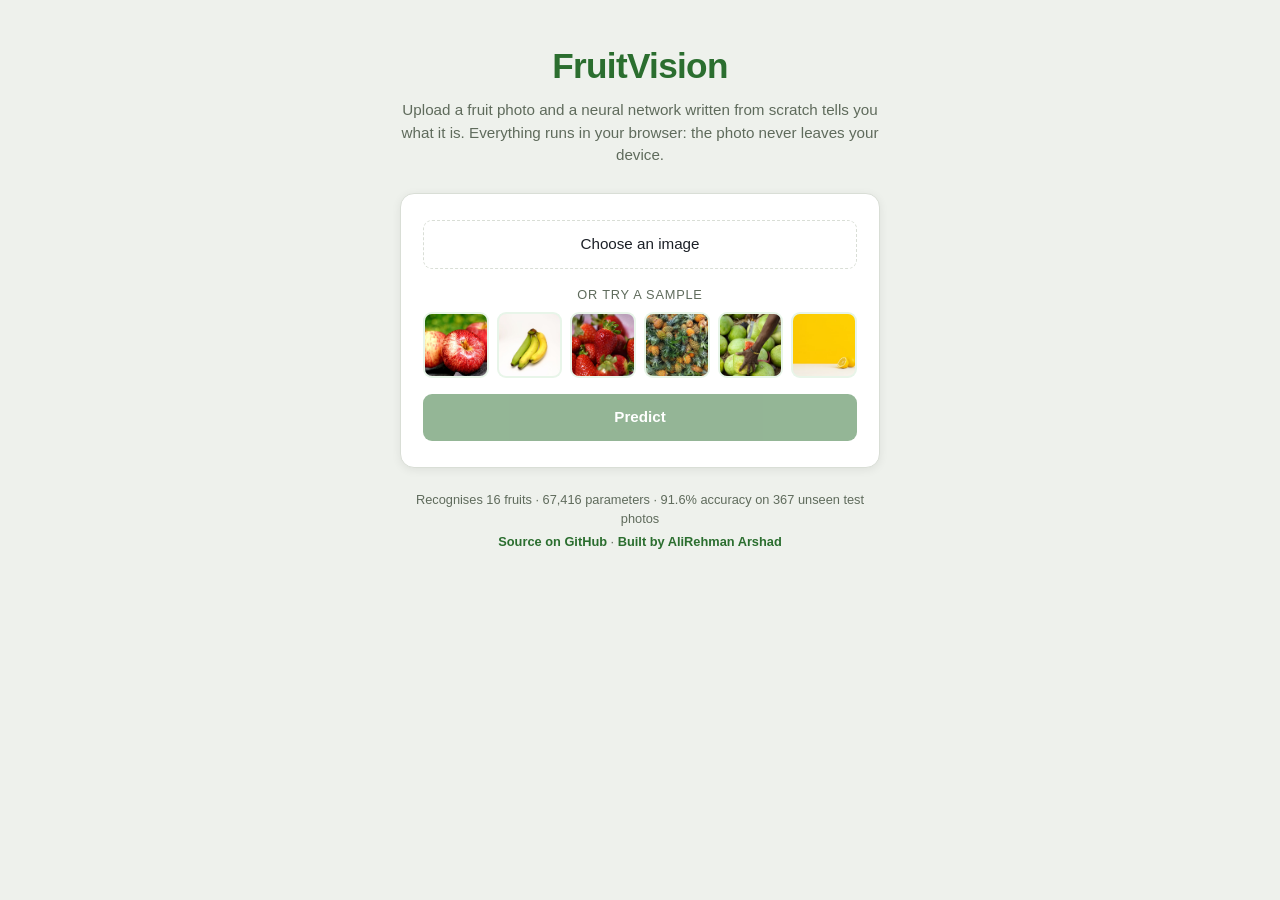
<file: fruit-vision/index.html>
<!DOCTYPE html>
<html lang="en">
  <head>
    <meta charset="UTF-8" />
    <meta name="viewport" content="width=device-width, initial-scale=1.0" />
    <title>FruitVision · Fruit recognition in your browser</title>
    <meta name="description" content="Upload a fruit photo and a neural network written from scratch recognises it, right in your browser. 16 fruits, no upload, no server." />
    <meta property="og:title" content="FruitVision · Fruit recognition in your browser" />
    <meta property="og:description" content="A neural network written from scratch recognises 16 fruits, right in your browser." />
    <meta name="theme-color" content="#2b6e2f" />
    <link rel="icon" href="data:image/svg+xml,%3Csvg xmlns='http://www.w3.org/2000/svg' viewBox='0 0 64 64'%3E%3Ccircle cx='32' cy='36' r='22' fill='%23d62f2f'/%3E%3Cpath d='M32 14c4-8 12-9 16-8-2 6-8 10-16 8z' fill='%232b6e2f'/%3E%3C/svg%3E" />
    <link rel="stylesheet" href="styles.css" />
  </head>
  <body>
    <div class="page">
      <header class="top">
        <h1 class="title">FruitVision</h1>
        <p class="subtitle">Upload a fruit photo and a neural network written from scratch tells you what it is. Everything runs in your browser: the photo never leaves your device.</p>
      </header>

      <main class="card">
        <input id="file-input" type="file" accept="image/*" hidden />
        <button id="choose-btn" type="button" class="choose-btn">Choose an image</button>

        <div class="samples">
          <p class="samples__label">Or try a sample</p>
          <div class="samples__list" id="samples">
            <button type="button" class="sample" data-src="samples/apple_4.jpg" aria-label="Try the apple sample"><img src="samples/apple_4.jpg" alt="" /></button>
            <button type="button" class="sample" data-src="samples/banana_1.jpg" aria-label="Try the banana sample"><img src="samples/banana_1.jpg" alt="" /></button>
            <button type="button" class="sample" data-src="samples/strawberry_1.jpg" aria-label="Try the strawberry sample"><img src="samples/strawberry_1.jpg" alt="" /></button>
            <button type="button" class="sample" data-src="samples/pineapple_1.jpg" aria-label="Try the pineapple sample"><img src="samples/pineapple_1.jpg" alt="" /></button>
            <button type="button" class="sample" data-src="samples/watermelon_1.jpg" aria-label="Try the watermelon sample"><img src="samples/watermelon_1.jpg" alt="" /></button>
            <button type="button" class="sample" data-src="samples/lemon_2.jpg" aria-label="Try the lemon sample"><img src="samples/lemon_2.jpg" alt="" /></button>
          </div>
        </div>

        <button id="predict-btn" type="button" class="predict-btn" disabled>Predict</button>

        <img id="preview-img" class="preview hidden" alt="Selected fruit" />

        <div id="result" class="result-box hidden" aria-live="polite"></div>
      </main>

      <footer>
        <p id="model-info">Loading the model&hellip;</p>
        <p class="footer__links">
          <a href="https://github.com/ARArshad/fruit-vision" target="_blank" rel="noopener">Source on GitHub</a>
          <span aria-hidden="true">·</span>
          <a href="https://ararshad.github.io/">Built by AliRehman Arshad</a>
        </p>
      </footer>
    </div>

    <script src="model.js"></script>
    <script src="app.js"></script>
  </body>
</html>
</file>
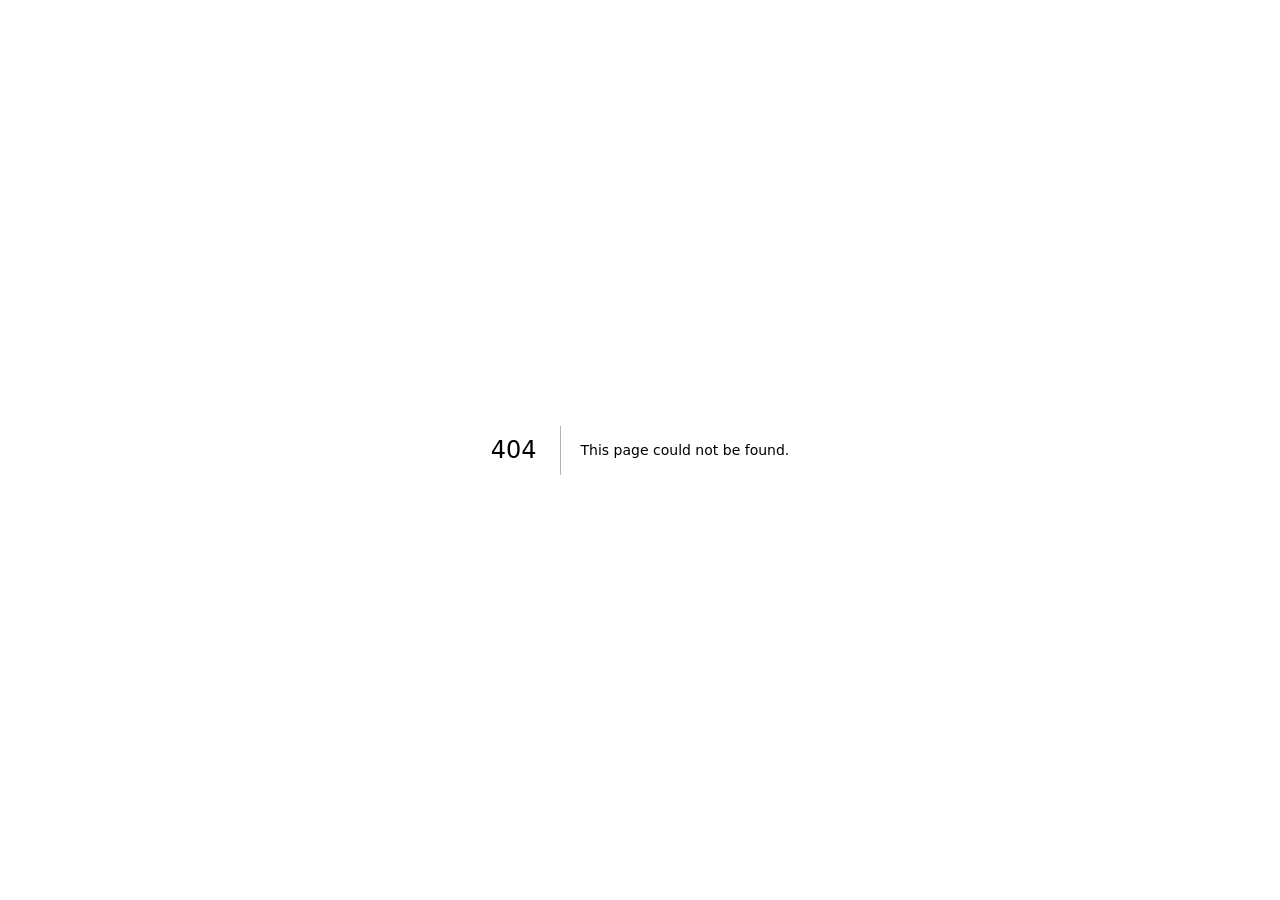
<file: cv-studio/404/index.html>
<!DOCTYPE html><html lang="en" class="inter_97186b29-module__O_pesW__variable lato_e31492a2-module__rkYwJa__variable roboto_836e22f1-module__0sQW9a__variable open_sans_8dba1a1c-module__lXIq8G__variable source_sans_3_cfb0d8a0-module__8esDbq__variable montserrat_fff2e704-module__rxXH8q__variable raleway_ea22a31c-module__ZSB_Bq__variable poppins_1996c923-module__bLSgna__variable nunito_bbeee7d1-module__APYl9a__variable work_sans_76825653-module__M0p8na__variable dm_sans_a39bcf34-module___QB13W__variable manrope_543ca008-module__kQj7BG__variable merriweather_a55dcc27-module__N9-EJW__variable lora_60239e27-module__ulK7sq__variable playfair_display_e5d2549a-module__z-V2hq__variable eb_garamond_ea5cb18a-module__eQku-G__variable crimson_pro_fe50f00f-module__GhpNxG__variable libre_baskerville_38d40346-module__YVoImG__variable jetbrains_mono_8c0c5653-module__Y8Fejq__variable h-full antialiased"><head><meta charSet="utf-8"/><meta name="viewport" content="width=device-width, initial-scale=1"/><link rel="stylesheet" href="/cv-studio/_next/static/chunks/1jfajns5zs_ad.css" data-precedence="next"/><link rel="stylesheet" href="/cv-studio/_next/static/chunks/00j_vq6-9w-zr.css" data-precedence="next"/><link rel="preload" as="script" fetchPriority="low" href="/cv-studio/_next/static/chunks/1u5zan5bs9a7v.js"/><script src="/cv-studio/_next/static/chunks/12p5ki93zjybf.js" async=""></script><script src="/cv-studio/_next/static/chunks/2lpk2dispo1vm.js" async=""></script><script src="/cv-studio/_next/static/chunks/turbopack-1orfg-qd4crm5.js" async=""></script><script src="/cv-studio/_next/static/chunks/3fntmmi971322.js" async=""></script><meta name="robots" content="noindex"/><title>CV Studio: build a professional CV in minutes</title><meta name="description" content="Write your CV right on the page, choose from forty professional templates including premium designs, and download a print ready PDF. Free, private, no sign up needed."/><link rel="icon" href="/cv-studio/favicon.ico?favicon.2vob68tjqpejf.ico" sizes="256x256" type="image/x-icon"/><meta name="next-size-adjust" content=""/><title>404: This page could not be found.</title><script src="/cv-studio/_next/static/chunks/0cz1d0mv5g_q7.js" noModule=""></script></head><body class="min-h-full flex flex-col font-sans"><div hidden=""><!--$--><!--/$--></div><div style="font-family:system-ui,&quot;Segoe UI&quot;,Roboto,Helvetica,Arial,sans-serif,&quot;Apple Color Emoji&quot;,&quot;Segoe UI Emoji&quot;;height:100vh;text-align:center;display:flex;flex-direction:column;align-items:center;justify-content:center"><div><style>body{color:#000;background:#fff;margin:0}.next-error-h1{border-right:1px solid rgba(0,0,0,.3)}@media (prefers-color-scheme:dark){body{color:#fff;background:#000}.next-error-h1{border-right:1px solid rgba(255,255,255,.3)}}</style><h1 class="next-error-h1" style="display:inline-block;margin:0 20px 0 0;padding:0 23px 0 0;font-size:24px;font-weight:500;vertical-align:top;line-height:49px">404</h1><div style="display:inline-block"><h2 style="font-size:14px;font-weight:400;line-height:49px;margin:0">This page could not be found.</h2></div></div></div><!--$--><!--/$--><script src="/cv-studio/_next/static/chunks/1u5zan5bs9a7v.js" id="_R_" async=""></script><script>(self.__next_f=self.__next_f||[]).push([0])</script><script>self.__next_f.push([1,"1:\"$Sreact.fragment\"\n2:I[39756,[\"/cv-studio/_next/static/chunks/3fntmmi971322.js\"],\"default\"]\n3:I[37457,[\"/cv-studio/_next/static/chunks/3fntmmi971322.js\"],\"default\"]\n4:I[97367,[\"/cv-studio/_next/static/chunks/3fntmmi971322.js\"],\"OutletBoundary\"]\n5:\"$Sreact.suspense\"\n8:I[97367,[\"/cv-studio/_next/static/chunks/3fntmmi971322.js\"],\"ViewportBoundary\"]\na:I[97367,[\"/cv-studio/_next/static/chunks/3fntmmi971322.js\"],\"MetadataBoundary\"]\nc:I[68027,[\"/cv-studio/_next/static/chunks/3fntmmi971322.js\"],\"default\",1]\n:HL[\"/cv-studio/_next/static/chunks/1jfajns5zs_ad.css\",\"style\"]\n:HL[\"/cv-studio/_next/static/chunks/00j_vq6-9w-zr.css\",\"style\"]\n7:X\n0:{\"P\":null,\"c\":[\"\",\"_not-found\",\"\"],\"q\":\"\",\"i\":false,\"f\":[[[\"\",{\"children\":[\"/_not-found\",{\"children\":[\"__PAGE__\",{},\"$undefined\",\"$undefined\",4608]},\"$undefined\",\"$undefined\",4608]},\"$undefined\",\"$undefined\",4624],[[\"$\",\"$1\",\"c\",{\"children\":[[[\"$\",\"link\",\"0\",{\"rel\":\"stylesheet\",\"href\":\"/cv-studio/_next/static/chunks/1jfajns5zs_ad.css\",\"precedence\":\"next\",\"crossOrigin\":\"$undefined\",\"nonce\":\"$undefined\"}],[\"$\",\"link\",\"1\",{\"rel\":\"stylesheet\",\"href\":\"/cv-studio/_next/static/chunks/00j_vq6-9w-zr.css\",\"precedence\":\"next\",\"crossOrigin\":\"$undefined\",\"nonce\":\"$undefined\"}],[\"$\",\"script\",\"script-0\",{\"src\":\"/cv-studio/_next/static/chunks/3fntmmi971322.js\",\"async\":true,\"nonce\":\"$undefined\"}]],[\"$\",\"html\",null,{\"lang\":\"en\",\"className\":\"inter_97186b29-module__O_pesW__variable lato_e31492a2-module__rkYwJa__variable roboto_836e22f1-module__0sQW9a__variable open_sans_8dba1a1c-module__lXIq8G__variable source_sans_3_cfb0d8a0-module__8esDbq__variable montserrat_fff2e704-module__rxXH8q__variable raleway_ea22a31c-module__ZSB_Bq__variable poppins_1996c923-module__bLSgna__variable nunito_bbeee7d1-module__APYl9a__variable work_sans_76825653-module__M0p8na__variable dm_sans_a39bcf34-module___QB13W__variable manrope_543ca008-module__kQj7BG__variable merriweather_a55dcc27-module__N9-EJW__variable lora_60239e27-module__ulK7sq__variable playfair_display_e5d2549a-module__z-V2hq__variable eb_garamond_ea5cb18a-module__eQku-G__variable crimson_pro_fe50f00f-module__GhpNxG__variable libre_baskerville_38d40346-module__YVoImG__variable jetbrains_mono_8c0c5653-module__Y8Fejq__variable h-full antialiased\",\"children\":[\"$\",\"body\",null,{\"className\":\"min-h-full flex flex-col font-sans\",\"children\":[\"$\",\"$L2\",null,{\"parallelRouterKey\":\"children\",\"error\":\"$undefined\",\"errorStyles\":\"$undefined\",\"errorScripts\":\"$undefined\",\"template\":[\"$\",\"$L3\",null,{}],\"templateStyles\":\"$undefined\",\"templateScripts\":\"$undefined\",\"notFound\":[[[\"$\",\"title\",null,{\"children\":\"404: This page could not be found.\"}],[\"$\",\"div\",null,{\"style\":{\"fontFamily\":\"system-ui,\\\"Segoe UI\\\",Roboto,Helvetica,Arial,sans-serif,\\\"Apple Color Emoji\\\",\\\"Segoe UI Emoji\\\"\",\"height\":\"100vh\",\"textAlign\":\"center\",\"display\":\"flex\",\"flexDirection\":\"column\",\"alignItems\":\"center\",\"justifyContent\":\"center\"},\"children\":[\"$\",\"div\",null,{\"children\":[[\"$\",\"style\",null,{\"dangerouslySetInnerHTML\":{\"__html\":\"body{color:#000;background:#fff;margin:0}.next-error-h1{border-right:1px solid rgba(0,0,0,.3)}@media (prefers-color-scheme:dark){body{color:#fff;background:#000}.next-error-h1{border-right:1px solid rgba(255,255,255,.3)}}\"}}],[\"$\",\"h1\",null,{\"className\":\"next-error-h1\",\"style\":{\"display\":\"inline-block\",\"margin\":\"0 20px 0 0\",\"padding\":\"0 23px 0 0\",\"fontSize\":24,\"fontWeight\":500,\"verticalAlign\":\"top\",\"lineHeight\":\"49px\"},\"children\":404}],[\"$\",\"div\",null,{\"style\":{\"display\":\"inline-block\"},\"children\":[\"$\",\"h2\",null,{\"style\":{\"fontSize\":14,\"fontWeight\":400,\"lineHeight\":\"49px\",\"margin\":0},\"children\":\"This page could not be found.\"}]}]]}]}]],[]],\"forbidden\":\"$undefined\",\"unauthorized\":\"$undefined\"}]}]}]]}],{\"children\":[[\"$\",\"$1\",\"c\",{\"children\":[null,[\"$\",\"$L2\",null,{\"parallelRouterKey\":\"children\",\"error\":\"$undefined\",\"errorStyles\":\"$undefined\",\"errorScripts\":\"$undefined\",\"template\":[\"$\",\"$L3\",null,{}],\"templateStyles\":\"$undefined\",\"templateScripts\":\"$undefined\",\"notFound\":\"$undefined\",\"forbidden\":\"$undefined\",\"unauthorized\":\"$undefined\"}]]}],{\"children\":[[\"$\",\"$1\",\"c\",{\"children\":[[[\"$\",\"title\",null,{\"children\":\"404: This page could not be found.\"}],[\"$\",\"div\",null,{\"style\":\"$0:f:0:1:0:props:children:1:props:children:props:children:props:notFound:0:1:props:style\",\"children\":[\"$\",\"div\",null,{\"children\":[[\"$\",\"style\",null,{\"dangerouslySetInnerHTML\":{\"__html\":\"body{color:#000;background:#fff;margin:0}.next-error-h1{border-right:1px solid rgba(0,0,0,.3)}@media (prefers-color-scheme:dark){body{color:#fff;background:#000}.next-error-h1{border-right:1px solid rgba(255,255,255,.3)}}\"}}],[\"$\",\"h1\",null,{\"className\":\"next-error-h1\",\"style\":\"$0:f:0:1:0:props:children:1:props:children:props:children:props:notFound:0:1:props:children:props:children:1:props:style\",\"children\":404}],[\"$\",\"div\",null,{\"style\":\"$0:f:0:1:0:props:children:1:props:children:props:children:props:notFound:0:1:props:children:props:children:2:props:style\",\"children\":[\"$\",\"h2\",null,{\"style\":\"$0:f:0:1:0:props:children:1:props:children:props:children:props:notFound:0:1:props:children:props:children:2:props:children:props:style\",\"children\":\"This page could not be found.\"}]}]]}]}]],null,[\"$\",\"$L4\",null,{\"children\":[\"$\",\"$5\",null,{\"name\":\"Next.MetadataOutlet\",\"children\":\"$@6\"}]}]]}],{},null,false,null]},null,false,\"$7\"]},null,false,null],[\"$\",\"$1\",\"h\",{\"children\":[[\"$\",\"meta\",null,{\"name\":\"robots\",\"content\":\"noindex\"}],[\"$\",\"$L8\",null,{\"children\":\"$L9\"}],[\"$\",\"div\",null,{\"hidden\":true,\"children\":[\"$\",\"$La\",null,{\"children\":[\"$\",\"$5\",null,{\"name\":\"Next.Metadata\",\"children\":\"$Lb\"}]}]}],[\"$\",\"meta\",null,{\"name\":\"next-size-adjust\",\"content\":\"\"}]]}],false]],\"m\":\"$undefined\",\"G\":[\"$c\",[[\"$\",\"link\",\"0\",{\"rel\":\"stylesheet\",\"href\":\"/cv-studio/_next/static/chunks/1jfajns5zs_ad.css\",\"precedence\":\"next\",\"crossOrigin\":\"$undefined\",\"nonce\":\"$undefined\"}],\"$Ld\"]],\"S\":true,\"h\":null,\"r\":\"$undefined\",\"s\":\"$undefined\",\"a\":\"$undefined\",\"l\":\"$undefined\",\"p\":\"$undefined\",\"d\":\"$undefined\",\"b\":\"iSQQ9s9VFL3FR43XNPj6g\"}\n7:C\nd:[\"$\",\"link\",\"1\",{\"rel\":\"stylesheet\",\"href\":\"/cv-studio/_next/static/chunks/00j_vq6-9w-zr.css\",\"precedence\":\"next\",\"crossOrigin\":\"$undefined\",\"nonce\":\"$undefined\"}]\n9:[[\"$\",\"meta\",\"0\",{\"charSet\":\"utf-8\"}],[\"$\",\"meta\",\"1\",{\"name\":\"viewport\",\"content\":\"width=device-width, initial-scale=1\"}]]\ne:I[27201,[\"/cv-studio/_next/static/chunks/3fntmmi971322.js\"],\"IconMark\"]\n6:null\nb:[[\"$\",\"title\",\"0\",{\"children\":\"CV Studio: build a professional CV in minutes\"}],[\"$\",\"meta\",\"1\",{\"name\":\"description\",\"content\":\"Write your CV right on the page, choose from forty professional templates including premium designs, and download a print ready PDF. Free, private, no sign up needed.\"}],[\"$\",\"link\",\"2\",{\"rel\":\"icon\",\"href\":\"/cv-studio/favicon.ico?favicon.2vob68tjqpejf.ico\",\"sizes\":\"256x256\",\"type\":\"image/x-icon\"}],[\"$\",\"$Le\",\"3\",{}]]\n"])</script></body></html>
</file>
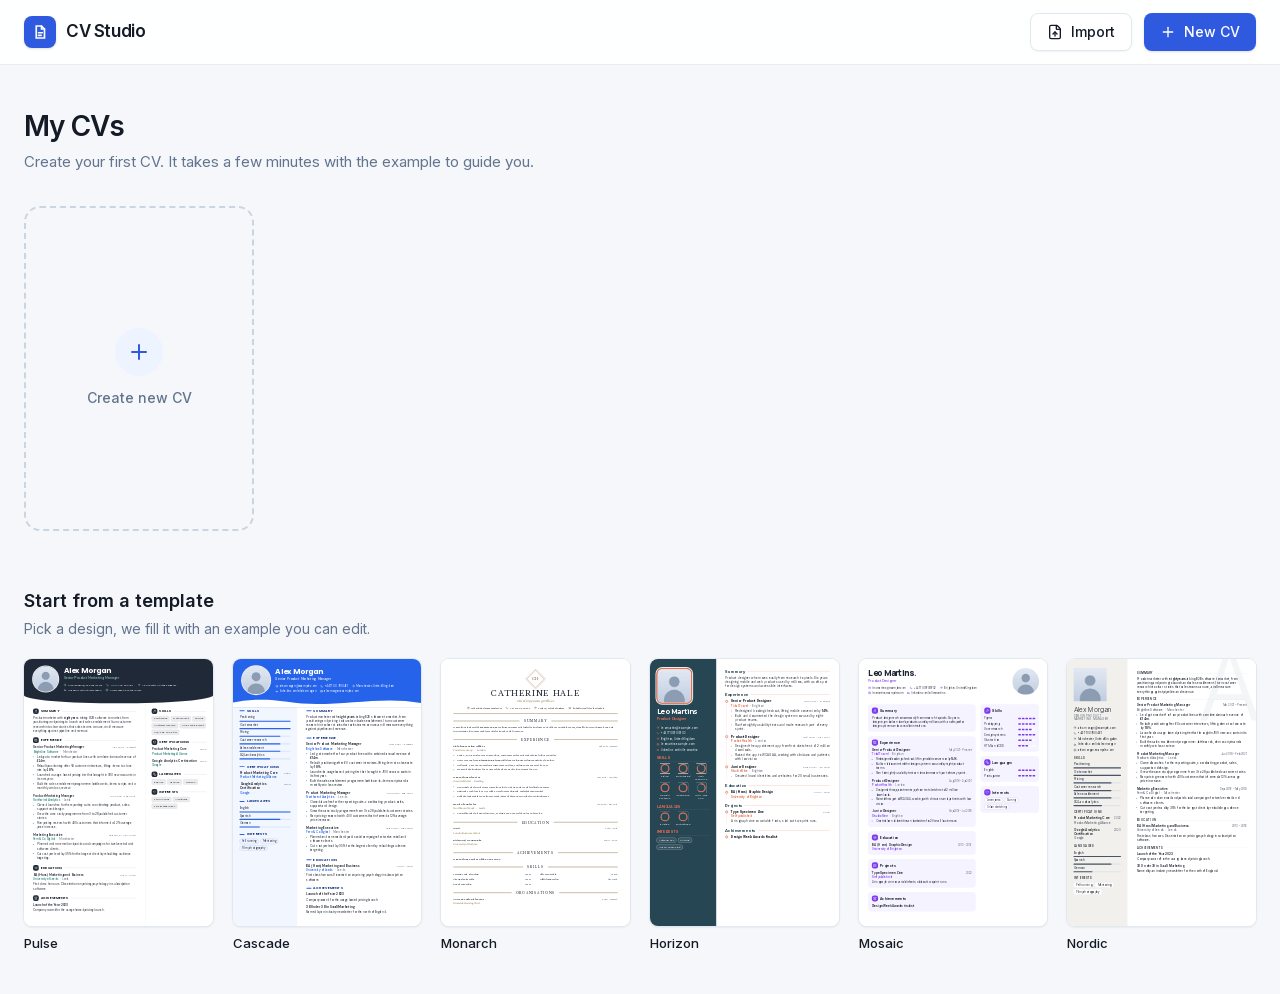
<file: cv-studio/dashboard/index.html>
<!DOCTYPE html><html lang="en" class="inter_97186b29-module__O_pesW__variable lato_e31492a2-module__rkYwJa__variable roboto_836e22f1-module__0sQW9a__variable open_sans_8dba1a1c-module__lXIq8G__variable source_sans_3_cfb0d8a0-module__8esDbq__variable montserrat_fff2e704-module__rxXH8q__variable raleway_ea22a31c-module__ZSB_Bq__variable poppins_1996c923-module__bLSgna__variable nunito_bbeee7d1-module__APYl9a__variable work_sans_76825653-module__M0p8na__variable dm_sans_a39bcf34-module___QB13W__variable manrope_543ca008-module__kQj7BG__variable merriweather_a55dcc27-module__N9-EJW__variable lora_60239e27-module__ulK7sq__variable playfair_display_e5d2549a-module__z-V2hq__variable eb_garamond_ea5cb18a-module__eQku-G__variable crimson_pro_fe50f00f-module__GhpNxG__variable libre_baskerville_38d40346-module__YVoImG__variable jetbrains_mono_8c0c5653-module__Y8Fejq__variable h-full antialiased"><head><meta charSet="utf-8"/><meta name="viewport" content="width=device-width, initial-scale=1"/><link rel="preload" href="/cv-studio/_next/static/media/07454f8ad8aaac57-s.p.2kjei9psvcorz.woff2" as="font" crossorigin="" type="font/woff2"/><link rel="preload" href="/cv-studio/_next/static/media/1112828ec2c13661-s.p.43y6rzpm0hc6v.woff2" as="font" crossorigin="" type="font/woff2"/><link rel="preload" href="/cv-studio/_next/static/media/115e7a2565b70400-s.p.1vgtwd90zpq_8.woff2" as="font" crossorigin="" type="font/woff2"/><link rel="preload" href="/cv-studio/_next/static/media/248e1dc0efc99276-s.p.1d6sb5kuiz5lw.woff2" as="font" crossorigin="" type="font/woff2"/><link rel="preload" href="/cv-studio/_next/static/media/2a65768255d6b625-s.p.3u4lli0-axodc.woff2" as="font" crossorigin="" type="font/woff2"/><link rel="preload" href="/cv-studio/_next/static/media/345c85a432359eed-s.p.0zem_9y19rte6.woff2" as="font" crossorigin="" type="font/woff2"/><link rel="preload" href="/cv-studio/_next/static/media/38df7484fe560b25-s.p.34k3f59fehpay.woff2" as="font" crossorigin="" type="font/woff2"/><link rel="preload" href="/cv-studio/_next/static/media/47df9ba1c7236d3b-s.p.2adce56gso3ku.woff2" as="font" crossorigin="" type="font/woff2"/><link rel="preload" href="/cv-studio/_next/static/media/47fe1b7cd6e6ed85-s.p.3bh2vc0w-r-ll.woff2" as="font" crossorigin="" type="font/woff2"/><link rel="preload" href="/cv-studio/_next/static/media/5c285b27cdda1fe8-s.p.2_mbdogr7ni8i.woff2" as="font" crossorigin="" type="font/woff2"/><link rel="preload" href="/cv-studio/_next/static/media/6a9fa677ec1bbd33-s.p.10wt7qvuyylzw.woff2" as="font" crossorigin="" type="font/woff2"/><link rel="preload" href="/cv-studio/_next/static/media/70bc3e132a0a741e-s.p.3t6q91iet4nsy.woff2" as="font" crossorigin="" type="font/woff2"/><link rel="preload" href="/cv-studio/_next/static/media/7ddd198311ba7843-s.p.3kq6k02b2ysv1.woff2" as="font" crossorigin="" type="font/woff2"/><link rel="preload" href="/cv-studio/_next/static/media/83afe278b6a6bb3c-s.p.2bn3s6zvc0dyp.woff2" as="font" crossorigin="" type="font/woff2"/><link rel="preload" href="/cv-studio/_next/static/media/84a2306e77cafc81-s.p.0p9s3dd1bpih7.woff2" as="font" crossorigin="" type="font/woff2"/><link rel="preload" href="/cv-studio/_next/static/media/8c2eb9ceedecfc8e-s.p.23aeddxv5enbo.woff2" as="font" crossorigin="" type="font/woff2"/><link rel="preload" href="/cv-studio/_next/static/media/8e451580e5e95631-s.p.27vw08z6_vw0m.woff2" as="font" crossorigin="" type="font/woff2"/><link rel="preload" href="/cv-studio/_next/static/media/8e6fa89aa22d24ec-s.p.2o7m9ogm38dql.woff2" as="font" crossorigin="" type="font/woff2"/><link rel="preload" href="/cv-studio/_next/static/media/9be384ea93fe3f49-s.p.0ig786lf0ff2-.woff2" as="font" crossorigin="" type="font/woff2"/><link rel="preload" href="/cv-studio/_next/static/media/a218039a3287bcfd-s.p.43zbiuwnnoiok.woff2" as="font" crossorigin="" type="font/woff2"/><link rel="preload" href="/cv-studio/_next/static/media/a343f882a40d2cc9-s.p.1sj6eobyi31rd.woff2" as="font" crossorigin="" type="font/woff2"/><link rel="preload" href="/cv-studio/_next/static/media/ac372c80b3e400a1-s.p.012kbt72-9t48.woff2" as="font" crossorigin="" type="font/woff2"/><link rel="preload" href="/cv-studio/_next/static/media/c825fd02acae0153-s.p.1q3-y3vmyf3p6.woff2" as="font" crossorigin="" type="font/woff2"/><link rel="preload" href="/cv-studio/_next/static/media/c875c6f5d3e977ac-s.p.1h18_wedhzk4h.woff2" as="font" crossorigin="" type="font/woff2"/><link rel="preload" href="/cv-studio/_next/static/media/ce62453a442c7f35-s.p.0a0h245ktd4x0.woff2" as="font" crossorigin="" type="font/woff2"/><link rel="preload" href="/cv-studio/_next/static/media/cf514f5d0007dafa-s.p.1wc2mf9hp9pav.woff2" as="font" crossorigin="" type="font/woff2"/><link rel="preload" href="/cv-studio/_next/static/media/e2334d715941921e-s.p.3o_v2fun1jzxk.woff2" as="font" crossorigin="" type="font/woff2"/><link rel="preload" href="/cv-studio/_next/static/media/e4505858a30c79c2-s.p.0tlhhw_qyyfys.woff2" as="font" crossorigin="" type="font/woff2"/><link rel="preload" href="/cv-studio/_next/static/media/e8f2fbee2754df70-s.p.1dqa_6e_ad4sj.woff2" as="font" crossorigin="" type="font/woff2"/><link rel="preload" href="/cv-studio/_next/static/media/f30fd2e485acf1bc-s.p.35belnv3c2-b-.woff2" as="font" crossorigin="" type="font/woff2"/><link rel="preload" href="/cv-studio/_next/static/media/f5031e7b18bdfbb3-s.p.41cjvd82v1i-1.woff2" as="font" crossorigin="" type="font/woff2"/><link rel="stylesheet" href="/cv-studio/_next/static/chunks/1jfajns5zs_ad.css" data-precedence="next"/><link rel="stylesheet" href="/cv-studio/_next/static/chunks/00j_vq6-9w-zr.css" data-precedence="next"/><link rel="preload" as="script" fetchPriority="low" href="/cv-studio/_next/static/chunks/1u5zan5bs9a7v.js"/><script src="/cv-studio/_next/static/chunks/12p5ki93zjybf.js" async=""></script><script src="/cv-studio/_next/static/chunks/2lpk2dispo1vm.js" async=""></script><script src="/cv-studio/_next/static/chunks/turbopack-1orfg-qd4crm5.js" async=""></script><script src="/cv-studio/_next/static/chunks/3fntmmi971322.js" async=""></script><script src="/cv-studio/_next/static/chunks/1ao65omwp8jgm.js" async=""></script><script src="/cv-studio/_next/static/chunks/3pyb0q8_rvpwd.js" async=""></script><title>My CVs · CV Studio</title><meta name="description" content="Write your CV right on the page, choose from forty professional templates including premium designs, and download a print ready PDF. Free, private, no sign up needed."/><link rel="icon" href="/cv-studio/favicon.ico?favicon.2vob68tjqpejf.ico" sizes="256x256" type="image/x-icon"/><meta name="next-size-adjust" content=""/><script src="/cv-studio/_next/static/chunks/0cz1d0mv5g_q7.js" noModule=""></script></head><body class="min-h-full flex flex-col font-sans"><div hidden=""><!--$--><!--/$--></div><!--$!--><template data-dgst="BAILOUT_TO_CLIENT_SIDE_RENDERING"></template><!--/$--><!--$--><!--/$--><script src="/cv-studio/_next/static/chunks/1u5zan5bs9a7v.js" id="_R_" async=""></script><script>(self.__next_f=self.__next_f||[]).push([0])</script><script>self.__next_f.push([1,"1:\"$Sreact.fragment\"\n2:I[39756,[\"/cv-studio/_next/static/chunks/3fntmmi971322.js\"],\"default\"]\n3:I[37457,[\"/cv-studio/_next/static/chunks/3fntmmi971322.js\"],\"default\"]\n4:\"$Sreact.suspense\"\n5:I[58116,[\"/cv-studio/_next/static/chunks/3fntmmi971322.js\",\"/cv-studio/_next/static/chunks/1ao65omwp8jgm.js\",\"/cv-studio/_next/static/chunks/3pyb0q8_rvpwd.js\"],\"Dashboard\"]\n6:I[97367,[\"/cv-studio/_next/static/chunks/3fntmmi971322.js\"],\"OutletBoundary\"]\n9:I[97367,[\"/cv-studio/_next/static/chunks/3fntmmi971322.js\"],\"ViewportBoundary\"]\nb:I[97367,[\"/cv-studio/_next/static/chunks/3fntmmi971322.js\"],\"MetadataBoundary\"]\nd:I[68027,[\"/cv-studio/_next/static/chunks/3fntmmi971322.js\"],\"default\",1]\n:HL[\"/cv-studio/_next/static/chunks/1jfajns5zs_ad.css\",\"style\"]\n:HL[\"/cv-studio/_next/static/chunks/00j_vq6-9w-zr.css\",\"style\"]\n:HL[\"/cv-studio/_next/static/media/07454f8ad8aaac57-s.p.2kjei9psvcorz.woff2\",\"font\",{\"crossOrigin\":\"\",\"type\":\"font/woff2\"}]\n:HL[\"/cv-studio/_next/static/media/1112828ec2c13661-s.p.43y6rzpm0hc6v.woff2\",\"font\",{\"crossOrigin\":\"\",\"type\":\"font/woff2\"}]\n:HL[\"/cv-studio/_next/static/media/115e7a2565b70400-s.p.1vgtwd90zpq_8.woff2\",\"font\",{\"crossOrigin\":\"\",\"type\":\"font/woff2\"}]\n:HL[\"/cv-studio/_next/static/media/248e1dc0efc99276-s.p.1d6sb5kuiz5lw.woff2\",\"font\",{\"crossOrigin\":\"\",\"type\":\"font/woff2\"}]\n:HL[\"/cv-studio/_next/static/media/2a65768255d6b625-s.p.3u4lli0-axodc.woff2\",\"font\",{\"crossOrigin\":\"\",\"type\":\"font/woff2\"}]\n:HL[\"/cv-studio/_next/static/media/345c85a432359eed-s.p.0zem_9y19rte6.woff2\",\"font\",{\"crossOrigin\":\"\",\"type\":\"font/woff2\"}]\n:HL[\"/cv-studio/_next/static/media/38df7484fe560b25-s.p.34k3f59fehpay.woff2\",\"font\",{\"crossOrigin\":\"\",\"type\":\"font/woff2\"}]\n:HL[\"/cv-studio/_next/static/media/47df9ba1c7236d3b-s.p.2adce56gso3ku.woff2\",\"font\",{\"crossOrigin\":\"\",\"type\":\"font/woff2\"}]\n:HL[\"/cv-studio/_next/static/media/47fe1b7cd6e6ed85-s.p.3bh2vc0w-r-ll.woff2\",\"font\",{\"crossOrigin\":\"\",\"type\":\"font/woff2\"}]\n:HL[\"/cv-studio/_next/static/media/5c285b27cdda1fe8-s.p.2_mbdogr7ni8i.woff2\",\"font\",{\"crossOrigin\":\"\",\"type\":\"font/woff2\"}]\n:HL[\"/cv-studio/_next/static/media/6a9fa677ec1bbd33-s.p.10wt7qvuyylzw.woff2\",\"font\",{\"crossOrigin\":\"\",\"type\":\"font/woff2\"}]\n:HL[\"/cv-studio/_next/static/media/70bc3e132a0a741e-s.p.3t6q91iet4nsy.woff2\",\"font\",{\"crossOrigin\":\"\",\"type\":\"font/woff2\"}]\n:HL[\"/cv-studio/_next/static/media/7ddd198311ba7843-s.p.3kq6k02b2ysv1.woff2\",\"font\",{\"crossOrigin\":\"\",\"type\":\"font/woff2\"}]\n:HL[\"/cv-studio/_next/static/media/83afe278b6a6bb3c-s.p.2bn3s6zvc0dyp.woff2\",\"font\",{\"crossOrigin\":\"\",\"type\":\"font/woff2\"}]\n:HL[\"/cv-studio/_next/static/media/84a2306e77cafc81-s.p.0p9s3dd1bpih7.woff2\",\"font\",{\"crossOrigin\":\"\",\"type\":\"font/woff2\"}]\n:HL[\"/cv-studio/_next/static/media/8c2eb9ceedecfc8e-s.p.23aeddxv5enbo.woff2\",\"font\",{\"crossOrigin\":\"\",\"type\":\"font/woff2\"}]\n:HL[\"/cv-studio/_next/static/media/8e451580e5e95631-s.p.27vw08z6_vw0m.woff2\",\"font\",{\"crossOrigin\":\"\",\"type\":\"font/woff2\"}]\n:HL[\"/cv-studio/_next/static/media/8e6fa89aa22d24ec-s.p.2o7m9ogm38dql.woff2\",\"font\",{\"crossOrigin\":\"\",\"type\":\"font/woff2\"}]\n:HL[\"/cv-studio/_next/static/media/9be384ea93fe3f49-s.p.0ig786lf0ff2-.woff2\",\"font\",{\"crossOrigin\":\"\",\"type\":\"font/woff2\"}]\n:HL[\"/cv-studio/_next/static/media/a218039a3287bcfd-s.p.43zbiuwnnoiok.woff2\",\"font\",{\"crossOrigin\":\"\",\"type\":\"font/woff2\"}]\n:HL[\"/cv-studio/_next/static/media/a343f882a40d2cc9-s.p.1sj6eobyi31rd.woff2\",\"font\",{\"crossOrigin\":\"\",\"type\":\"font/woff2\"}]\n:HL[\"/cv-studio/_next/static/media/ac372c80b3e400a1-s.p.012kbt72-9t48.woff2\",\"font\",{\"crossOrigin\":\"\",\"type\":\"font/woff2\"}]\n:HL[\"/cv-studio/_next/static/media/c825fd02acae0153-s.p.1q3-y3vmyf3p6.woff2\",\"font\",{\"crossOrigin\":\"\",\"type\":\"font/woff2\"}]\n:HL[\"/cv-studio/_next/static/media/c875c6f5d3e977ac-s.p.1h18_wedhzk4h.woff2\",\"font\",{\"crossOrigin\":\"\",\"type\":\"font/woff2\"}]\n:HL[\"/cv-studio/_next/static/media/ce62453a442c7f35-s.p.0a0h245ktd4x0.woff2\",\"font\",{\"crossOrigin\":\"\",\"type\":\"font/woff2\"}]\n:HL[\"/cv-studio/_next/static/media/cf514f5d0007dafa-s.p.1wc2mf9hp9pav.woff2\",\"font\",{\"crossOrigin\":\"\",\"type\":\"font/woff2\"}]\n:HL[\"/cv-studio/_next/static/media/e2334d715941921e-s.p.3o_v2fun1jzxk.woff2\",\"font\",{\"crossOrigin\":\"\",\"type\":\"font/woff2\"}]\n:HL[\"/cv-studio/_next/static/media/e4505858a30c79c2-s.p.0tlhhw_qyyfys.woff2\",\"font\",{\"crossOrigin\":\"\",\"type\":\"font/woff2\"}]\n:HL[\"/cv-studio/_next/static/media/e8f2fbee2754df70-s.p.1dqa_6e_ad4sj.woff2\",\"font\",{\"crossOrigin\":\"\",\"type\":\"font/woff2\"}]\n:HL[\"/cv-studio/_next/static/media/f30fd2e485acf1bc-s.p.35belnv3c2-b-.woff2\",\"font\",{\"crossOrigin\":\"\",\"type\":\"font/woff2\"}]\n:HL[\"/cv-studio/_next/static/media/f5031e7b18bdfbb3-s.p.41cjvd82v1i-1.woff2\",\"font\",{\"crossOrigin\":\"\",\"type\":\"font/woff2\"}]\n8:X\n0:{\"P\":null,\"c\":[\"\",\"dashboard\",\"\"],\"q\":\"\",\"i\":false,\"f\":[[[\"\",{\"children\":[\"dashboard\",{\"children\":[\"__PAGE__\",{},\"$undefined\",\"$undefined\",4608]},\"$undefined\",\"$undefined\",4608]},\"$undefined\",\"$undefined\",4624],[[\"$\",\"$1\",\"c\",{\"children\":[[[\"$\",\"link\",\"0\",{\"rel\":\"stylesheet\",\"href\":\"/cv-studio/_next/static/chunks/1jfajns5zs_ad.css\",\"precedence\":\"next\",\"crossOrigin\":\"$undefined\",\"nonce\":\"$undefined\"}],[\"$\",\"link\",\"1\",{\"rel\":\"stylesheet\",\"href\":\"/cv-studio/_next/static/chunks/00j_vq6-9w-zr.css\",\"precedence\":\"next\",\"crossOrigin\":\"$undefined\",\"nonce\":\"$undefined\"}],[\"$\",\"script\",\"script-0\",{\"src\":\"/cv-studio/_next/static/chunks/3fntmmi971322.js\",\"async\":true,\"nonce\":\"$undefined\"}]],[\"$\",\"html\",null,{\"lang\":\"en\",\"className\":\"inter_97186b29-module__O_pesW__variable lato_e31492a2-module__rkYwJa__variable roboto_836e22f1-module__0sQW9a__variable open_sans_8dba1a1c-module__lXIq8G__variable source_sans_3_cfb0d8a0-module__8esDbq__variable montserrat_fff2e704-module__rxXH8q__variable raleway_ea22a31c-module__ZSB_Bq__variable poppins_1996c923-module__bLSgna__variable nunito_bbeee7d1-module__APYl9a__variable work_sans_76825653-module__M0p8na__variable dm_sans_a39bcf34-module___QB13W__variable manrope_543ca008-module__kQj7BG__variable merriweather_a55dcc27-module__N9-EJW__variable lora_60239e27-module__ulK7sq__variable playfair_display_e5d2549a-module__z-V2hq__variable eb_garamond_ea5cb18a-module__eQku-G__variable crimson_pro_fe50f00f-module__GhpNxG__variable libre_baskerville_38d40346-module__YVoImG__variable jetbrains_mono_8c0c5653-module__Y8Fejq__variable h-full antialiased\",\"children\":[\"$\",\"body\",null,{\"className\":\"min-h-full flex flex-col font-sans\",\"children\":[\"$\",\"$L2\",null,{\"parallelRouterKey\":\"children\",\"error\":\"$undefined\",\"errorStyles\":\"$undefined\",\"errorScripts\":\"$undefined\",\"template\":[\"$\",\"$L3\",null,{}],\"templateStyles\":\"$undefined\",\"templateScripts\":\"$undefined\",\"notFound\":[[[\"$\",\"title\",null,{\"children\":\"404: This page could not be found.\"}],[\"$\",\"div\",null,{\"style\":{\"fontFamily\":\"system-ui,\\\"Segoe UI\\\",Roboto,Helvetica,Arial,sans-serif,\\\"Apple Color Emoji\\\",\\\"Segoe UI Emoji\\\"\",\"height\":\"100vh\",\"textAlign\":\"center\",\"display\":\"flex\",\"flexDirection\":\"column\",\"alignItems\":\"center\",\"justifyContent\":\"center\"},\"children\":[\"$\",\"div\",null,{\"children\":[[\"$\",\"style\",null,{\"dangerouslySetInnerHTML\":{\"__html\":\"body{color:#000;background:#fff;margin:0}.next-error-h1{border-right:1px solid rgba(0,0,0,.3)}@media (prefers-color-scheme:dark){body{color:#fff;background:#000}.next-error-h1{border-right:1px solid rgba(255,255,255,.3)}}\"}}],[\"$\",\"h1\",null,{\"className\":\"next-error-h1\",\"style\":{\"display\":\"inline-block\",\"margin\":\"0 20px 0 0\",\"padding\":\"0 23px 0 0\",\"fontSize\":24,\"fontWeight\":500,\"verticalAlign\":\"top\",\"lineHeight\":\"49px\"},\"children\":404}],[\"$\",\"div\",null,{\"style\":{\"display\":\"inline-block\"},\"children\":[\"$\",\"h2\",null,{\"style\":{\"fontSize\":14,\"fontWeight\":400,\"lineHeight\":\"49px\",\"margin\":0},\"children\":\"This page could not be found.\"}]}]]}]}]],[]],\"forbidden\":\"$undefined\",\"unauthorized\":\"$undefined\"}]}]}]]}],{\"children\":[[\"$\",\"$1\",\"c\",{\"children\":[null,[\"$\",\"$L2\",null,{\"parallelRouterKey\":\"children\",\"error\":\"$undefined\",\"errorStyles\":\"$undefined\",\"errorScripts\":\"$undefined\",\"template\":[\"$\",\"$L3\",null,{}],\"templateStyles\":\"$undefined\",\"templateScripts\":\"$undefined\",\"notFound\":\"$undefined\",\"forbidden\":\"$undefined\",\"unauthorized\":\"$undefined\"}]]}],{\"children\":[[\"$\",\"$1\",\"c\",{\"children\":[[\"$\",\"$4\",null,{\"children\":[\"$\",\"$L5\",null,{}]}],[[\"$\",\"script\",\"script-0\",{\"src\":\"/cv-studio/_next/static/chunks/1ao65omwp8jgm.js\",\"async\":true,\"nonce\":\"$undefined\"}],[\"$\",\"script\",\"script-1\",{\"src\":\"/cv-studio/_next/static/chunks/3pyb0q8_rvpwd.js\",\"async\":true,\"nonce\":\"$undefined\"}]],[\"$\",\"$L6\",null,{\"children\":[\"$\",\"$4\",null,{\"name\":\"Next.MetadataOutlet\",\"children\":\"$@7\"}]}]]}],{},null,false,null]},null,false,\"$8\"]},null,false,null],[\"$\",\"$1\",\"h\",{\"children\":[null,[\"$\",\"$L9\",null,{\"children\":\"$La\"}],[\"$\",\"div\",null,{\"hidden\":true,\"children\":[\"$\",\"$Lb\",null,{\"children\":[\"$\",\"$4\",null,{\"name\":\"Next.Metadata\",\"children\":\"$Lc\"}]}]}],[\"$\",\"meta\",null,{\"name\":\"next-size-adjust\",\"content\":\"\"}]]}],false]],\"m\":\"$undefined\",\"G\":[\"$d\",[[\"$\",\"link\",\"0\",{\"rel\":\"stylesheet\",\"href\":\"/cv-studio/_next/static/chunks/1jfajns5zs_ad.css\",\"precedence\":\"next\",\"crossOrigin\":\"$undefined\",\"nonce\":\"$undefined\"}],[\"$\",\"link\",\"1\",{\"rel\":\"stylesheet\",\"href\":\"/cv-studio/_next/static/chunks/00j_vq6-9w-zr.css\",\"precedence\":\"next\",\"crossOrigin\":\"$undefined\",\"nonce\":\"$undefined\"}]]],\"S\":true,\"h\":null,\"r\":\"$undefined\",\"s\":\"$undefined\",\"a\":\"$undefined\",\"l\":\"$undefined\",\"p\":\"$undefined\",\"d\":\"$undefined\",\"b\":\"iSQQ9s9VFL3FR43XNPj6g\"}\n8:C\na:[[\"$\",\"meta\",\"0\",{\"charSet\":\"utf-8\"}],[\"$\",\"meta\",\"1\",{\"name\":\"viewport\",\"content\":\"width=device-width, initial-scale=1\"}]]\ne:I[27201,[\"/cv-studio/_next/static/chunks/3fntmmi971322.js\"],\"IconMark\"]\n7:null\nc:[[\"$\",\"title\",\"0\",{\"children\":\"My CVs · CV Studio\"}],[\"$\",\"meta\",\"1\",{\"name\":\"description\",\"content\":\"Write your CV right on the page, choose from forty professional templates including premium designs, and download a print ready PDF. Free, private, no sign up needed.\"}],[\"$\",\"link\",\"2\",{\"rel\":\"icon\",\"href\":\"/cv-studio/favicon.ico?favicon.2vob68tjqpejf.ico\",\"sizes\":\"256x256\",\"type\":\"image/x-icon\"}],[\"$\",\"$Le\",\"3\",{}]]\n"])</script></body></html>
</file>
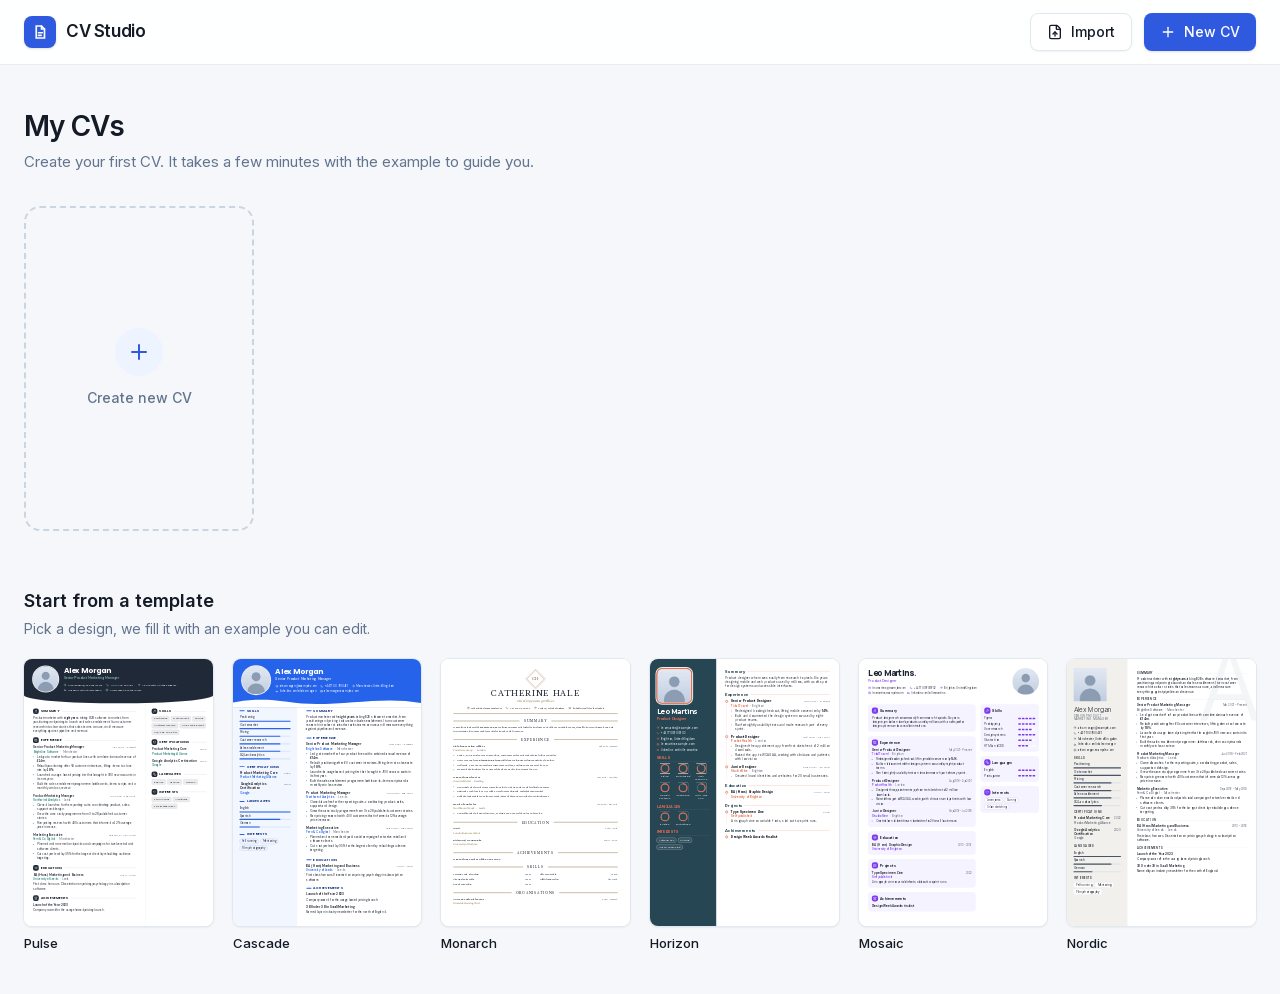
<file: cv-studio/editor/index.html>
<!DOCTYPE html><html lang="en" class="inter_97186b29-module__O_pesW__variable lato_e31492a2-module__rkYwJa__variable roboto_836e22f1-module__0sQW9a__variable open_sans_8dba1a1c-module__lXIq8G__variable source_sans_3_cfb0d8a0-module__8esDbq__variable montserrat_fff2e704-module__rxXH8q__variable raleway_ea22a31c-module__ZSB_Bq__variable poppins_1996c923-module__bLSgna__variable nunito_bbeee7d1-module__APYl9a__variable work_sans_76825653-module__M0p8na__variable dm_sans_a39bcf34-module___QB13W__variable manrope_543ca008-module__kQj7BG__variable merriweather_a55dcc27-module__N9-EJW__variable lora_60239e27-module__ulK7sq__variable playfair_display_e5d2549a-module__z-V2hq__variable eb_garamond_ea5cb18a-module__eQku-G__variable crimson_pro_fe50f00f-module__GhpNxG__variable libre_baskerville_38d40346-module__YVoImG__variable jetbrains_mono_8c0c5653-module__Y8Fejq__variable h-full antialiased"><head><meta charSet="utf-8"/><meta name="viewport" content="width=device-width, initial-scale=1"/><link rel="preload" href="/cv-studio/_next/static/media/07454f8ad8aaac57-s.p.2kjei9psvcorz.woff2" as="font" crossorigin="" type="font/woff2"/><link rel="preload" href="/cv-studio/_next/static/media/1112828ec2c13661-s.p.43y6rzpm0hc6v.woff2" as="font" crossorigin="" type="font/woff2"/><link rel="preload" href="/cv-studio/_next/static/media/115e7a2565b70400-s.p.1vgtwd90zpq_8.woff2" as="font" crossorigin="" type="font/woff2"/><link rel="preload" href="/cv-studio/_next/static/media/248e1dc0efc99276-s.p.1d6sb5kuiz5lw.woff2" as="font" crossorigin="" type="font/woff2"/><link rel="preload" href="/cv-studio/_next/static/media/2a65768255d6b625-s.p.3u4lli0-axodc.woff2" as="font" crossorigin="" type="font/woff2"/><link rel="preload" href="/cv-studio/_next/static/media/345c85a432359eed-s.p.0zem_9y19rte6.woff2" as="font" crossorigin="" type="font/woff2"/><link rel="preload" href="/cv-studio/_next/static/media/38df7484fe560b25-s.p.34k3f59fehpay.woff2" as="font" crossorigin="" type="font/woff2"/><link rel="preload" href="/cv-studio/_next/static/media/47df9ba1c7236d3b-s.p.2adce56gso3ku.woff2" as="font" crossorigin="" type="font/woff2"/><link rel="preload" href="/cv-studio/_next/static/media/47fe1b7cd6e6ed85-s.p.3bh2vc0w-r-ll.woff2" as="font" crossorigin="" type="font/woff2"/><link rel="preload" href="/cv-studio/_next/static/media/5c285b27cdda1fe8-s.p.2_mbdogr7ni8i.woff2" as="font" crossorigin="" type="font/woff2"/><link rel="preload" href="/cv-studio/_next/static/media/6a9fa677ec1bbd33-s.p.10wt7qvuyylzw.woff2" as="font" crossorigin="" type="font/woff2"/><link rel="preload" href="/cv-studio/_next/static/media/70bc3e132a0a741e-s.p.3t6q91iet4nsy.woff2" as="font" crossorigin="" type="font/woff2"/><link rel="preload" href="/cv-studio/_next/static/media/7ddd198311ba7843-s.p.3kq6k02b2ysv1.woff2" as="font" crossorigin="" type="font/woff2"/><link rel="preload" href="/cv-studio/_next/static/media/83afe278b6a6bb3c-s.p.2bn3s6zvc0dyp.woff2" as="font" crossorigin="" type="font/woff2"/><link rel="preload" href="/cv-studio/_next/static/media/84a2306e77cafc81-s.p.0p9s3dd1bpih7.woff2" as="font" crossorigin="" type="font/woff2"/><link rel="preload" href="/cv-studio/_next/static/media/8c2eb9ceedecfc8e-s.p.23aeddxv5enbo.woff2" as="font" crossorigin="" type="font/woff2"/><link rel="preload" href="/cv-studio/_next/static/media/8e451580e5e95631-s.p.27vw08z6_vw0m.woff2" as="font" crossorigin="" type="font/woff2"/><link rel="preload" href="/cv-studio/_next/static/media/8e6fa89aa22d24ec-s.p.2o7m9ogm38dql.woff2" as="font" crossorigin="" type="font/woff2"/><link rel="preload" href="/cv-studio/_next/static/media/9be384ea93fe3f49-s.p.0ig786lf0ff2-.woff2" as="font" crossorigin="" type="font/woff2"/><link rel="preload" href="/cv-studio/_next/static/media/a218039a3287bcfd-s.p.43zbiuwnnoiok.woff2" as="font" crossorigin="" type="font/woff2"/><link rel="preload" href="/cv-studio/_next/static/media/a343f882a40d2cc9-s.p.1sj6eobyi31rd.woff2" as="font" crossorigin="" type="font/woff2"/><link rel="preload" href="/cv-studio/_next/static/media/ac372c80b3e400a1-s.p.012kbt72-9t48.woff2" as="font" crossorigin="" type="font/woff2"/><link rel="preload" href="/cv-studio/_next/static/media/c825fd02acae0153-s.p.1q3-y3vmyf3p6.woff2" as="font" crossorigin="" type="font/woff2"/><link rel="preload" href="/cv-studio/_next/static/media/c875c6f5d3e977ac-s.p.1h18_wedhzk4h.woff2" as="font" crossorigin="" type="font/woff2"/><link rel="preload" href="/cv-studio/_next/static/media/ce62453a442c7f35-s.p.0a0h245ktd4x0.woff2" as="font" crossorigin="" type="font/woff2"/><link rel="preload" href="/cv-studio/_next/static/media/cf514f5d0007dafa-s.p.1wc2mf9hp9pav.woff2" as="font" crossorigin="" type="font/woff2"/><link rel="preload" href="/cv-studio/_next/static/media/e2334d715941921e-s.p.3o_v2fun1jzxk.woff2" as="font" crossorigin="" type="font/woff2"/><link rel="preload" href="/cv-studio/_next/static/media/e4505858a30c79c2-s.p.0tlhhw_qyyfys.woff2" as="font" crossorigin="" type="font/woff2"/><link rel="preload" href="/cv-studio/_next/static/media/e8f2fbee2754df70-s.p.1dqa_6e_ad4sj.woff2" as="font" crossorigin="" type="font/woff2"/><link rel="preload" href="/cv-studio/_next/static/media/f30fd2e485acf1bc-s.p.35belnv3c2-b-.woff2" as="font" crossorigin="" type="font/woff2"/><link rel="preload" href="/cv-studio/_next/static/media/f5031e7b18bdfbb3-s.p.41cjvd82v1i-1.woff2" as="font" crossorigin="" type="font/woff2"/><link rel="stylesheet" href="/cv-studio/_next/static/chunks/1jfajns5zs_ad.css" data-precedence="next"/><link rel="stylesheet" href="/cv-studio/_next/static/chunks/00j_vq6-9w-zr.css" data-precedence="next"/><link rel="preload" as="script" fetchPriority="low" href="/cv-studio/_next/static/chunks/1u5zan5bs9a7v.js"/><script src="/cv-studio/_next/static/chunks/12p5ki93zjybf.js" async=""></script><script src="/cv-studio/_next/static/chunks/2lpk2dispo1vm.js" async=""></script><script src="/cv-studio/_next/static/chunks/turbopack-1orfg-qd4crm5.js" async=""></script><script src="/cv-studio/_next/static/chunks/3fntmmi971322.js" async=""></script><script src="/cv-studio/_next/static/chunks/22gdghov8_ud7.js" async=""></script><script src="/cv-studio/_next/static/chunks/0oexgurybwo8k.js" async=""></script><script src="/cv-studio/_next/static/chunks/3pyb0q8_rvpwd.js" async=""></script><title>Editor · CV Studio</title><meta name="description" content="Write your CV right on the page, choose from forty professional templates including premium designs, and download a print ready PDF. Free, private, no sign up needed."/><link rel="icon" href="/cv-studio/favicon.ico?favicon.2vob68tjqpejf.ico" sizes="256x256" type="image/x-icon"/><meta name="next-size-adjust" content=""/><script src="/cv-studio/_next/static/chunks/0cz1d0mv5g_q7.js" noModule=""></script></head><body class="min-h-full flex flex-col font-sans"><div hidden=""><!--$--><!--/$--></div><!--$!--><template data-dgst="BAILOUT_TO_CLIENT_SIDE_RENDERING"></template><!--/$--><!--$--><!--/$--><script src="/cv-studio/_next/static/chunks/1u5zan5bs9a7v.js" id="_R_" async=""></script><script>(self.__next_f=self.__next_f||[]).push([0])</script><script>self.__next_f.push([1,"1:\"$Sreact.fragment\"\n2:I[39756,[\"/cv-studio/_next/static/chunks/3fntmmi971322.js\"],\"default\"]\n3:I[37457,[\"/cv-studio/_next/static/chunks/3fntmmi971322.js\"],\"default\"]\n4:\"$Sreact.suspense\"\n5:I[22368,[\"/cv-studio/_next/static/chunks/3fntmmi971322.js\",\"/cv-studio/_next/static/chunks/22gdghov8_ud7.js\",\"/cv-studio/_next/static/chunks/0oexgurybwo8k.js\",\"/cv-studio/_next/static/chunks/3pyb0q8_rvpwd.js\"],\"EditorFromQuery\"]\n6:I[97367,[\"/cv-studio/_next/static/chunks/3fntmmi971322.js\"],\"OutletBoundary\"]\n9:I[97367,[\"/cv-studio/_next/static/chunks/3fntmmi971322.js\"],\"ViewportBoundary\"]\nb:I[97367,[\"/cv-studio/_next/static/chunks/3fntmmi971322.js\"],\"MetadataBoundary\"]\nd:I[68027,[\"/cv-studio/_next/static/chunks/3fntmmi971322.js\"],\"default\",1]\n:HL[\"/cv-studio/_next/static/chunks/1jfajns5zs_ad.css\",\"style\"]\n:HL[\"/cv-studio/_next/static/chunks/00j_vq6-9w-zr.css\",\"style\"]\n:HL[\"/cv-studio/_next/static/media/07454f8ad8aaac57-s.p.2kjei9psvcorz.woff2\",\"font\",{\"crossOrigin\":\"\",\"type\":\"font/woff2\"}]\n:HL[\"/cv-studio/_next/static/media/1112828ec2c13661-s.p.43y6rzpm0hc6v.woff2\",\"font\",{\"crossOrigin\":\"\",\"type\":\"font/woff2\"}]\n:HL[\"/cv-studio/_next/static/media/115e7a2565b70400-s.p.1vgtwd90zpq_8.woff2\",\"font\",{\"crossOrigin\":\"\",\"type\":\"font/woff2\"}]\n:HL[\"/cv-studio/_next/static/media/248e1dc0efc99276-s.p.1d6sb5kuiz5lw.woff2\",\"font\",{\"crossOrigin\":\"\",\"type\":\"font/woff2\"}]\n:HL[\"/cv-studio/_next/static/media/2a65768255d6b625-s.p.3u4lli0-axodc.woff2\",\"font\",{\"crossOrigin\":\"\",\"type\":\"font/woff2\"}]\n:HL[\"/cv-studio/_next/static/media/345c85a432359eed-s.p.0zem_9y19rte6.woff2\",\"font\",{\"crossOrigin\":\"\",\"type\":\"font/woff2\"}]\n:HL[\"/cv-studio/_next/static/media/38df7484fe560b25-s.p.34k3f59fehpay.woff2\",\"font\",{\"crossOrigin\":\"\",\"type\":\"font/woff2\"}]\n:HL[\"/cv-studio/_next/static/media/47df9ba1c7236d3b-s.p.2adce56gso3ku.woff2\",\"font\",{\"crossOrigin\":\"\",\"type\":\"font/woff2\"}]\n:HL[\"/cv-studio/_next/static/media/47fe1b7cd6e6ed85-s.p.3bh2vc0w-r-ll.woff2\",\"font\",{\"crossOrigin\":\"\",\"type\":\"font/woff2\"}]\n:HL[\"/cv-studio/_next/static/media/5c285b27cdda1fe8-s.p.2_mbdogr7ni8i.woff2\",\"font\",{\"crossOrigin\":\"\",\"type\":\"font/woff2\"}]\n:HL[\"/cv-studio/_next/static/media/6a9fa677ec1bbd33-s.p.10wt7qvuyylzw.woff2\",\"font\",{\"crossOrigin\":\"\",\"type\":\"font/woff2\"}]\n:HL[\"/cv-studio/_next/static/media/70bc3e132a0a741e-s.p.3t6q91iet4nsy.woff2\",\"font\",{\"crossOrigin\":\"\",\"type\":\"font/woff2\"}]\n:HL[\"/cv-studio/_next/static/media/7ddd198311ba7843-s.p.3kq6k02b2ysv1.woff2\",\"font\",{\"crossOrigin\":\"\",\"type\":\"font/woff2\"}]\n:HL[\"/cv-studio/_next/static/media/83afe278b6a6bb3c-s.p.2bn3s6zvc0dyp.woff2\",\"font\",{\"crossOrigin\":\"\",\"type\":\"font/woff2\"}]\n:HL[\"/cv-studio/_next/static/media/84a2306e77cafc81-s.p.0p9s3dd1bpih7.woff2\",\"font\",{\"crossOrigin\":\"\",\"type\":\"font/woff2\"}]\n:HL[\"/cv-studio/_next/static/media/8c2eb9ceedecfc8e-s.p.23aeddxv5enbo.woff2\",\"font\",{\"crossOrigin\":\"\",\"type\":\"font/woff2\"}]\n:HL[\"/cv-studio/_next/static/media/8e451580e5e95631-s.p.27vw08z6_vw0m.woff2\",\"font\",{\"crossOrigin\":\"\",\"type\":\"font/woff2\"}]\n:HL[\"/cv-studio/_next/static/media/8e6fa89aa22d24ec-s.p.2o7m9ogm38dql.woff2\",\"font\",{\"crossOrigin\":\"\",\"type\":\"font/woff2\"}]\n:HL[\"/cv-studio/_next/static/media/9be384ea93fe3f49-s.p.0ig786lf0ff2-.woff2\",\"font\",{\"crossOrigin\":\"\",\"type\":\"font/woff2\"}]\n:HL[\"/cv-studio/_next/static/media/a218039a3287bcfd-s.p.43zbiuwnnoiok.woff2\",\"font\",{\"crossOrigin\":\"\",\"type\":\"font/woff2\"}]\n:HL[\"/cv-studio/_next/static/media/a343f882a40d2cc9-s.p.1sj6eobyi31rd.woff2\",\"font\",{\"crossOrigin\":\"\",\"type\":\"font/woff2\"}]\n:HL[\"/cv-studio/_next/static/media/ac372c80b3e400a1-s.p.012kbt72-9t48.woff2\",\"font\",{\"crossOrigin\":\"\",\"type\":\"font/woff2\"}]\n:HL[\"/cv-studio/_next/static/media/c825fd02acae0153-s.p.1q3-y3vmyf3p6.woff2\",\"font\",{\"crossOrigin\":\"\",\"type\":\"font/woff2\"}]\n:HL[\"/cv-studio/_next/static/media/c875c6f5d3e977ac-s.p.1h18_wedhzk4h.woff2\",\"font\",{\"crossOrigin\":\"\",\"type\":\"font/woff2\"}]\n:HL[\"/cv-studio/_next/static/media/ce62453a442c7f35-s.p.0a0h245ktd4x0.woff2\",\"font\",{\"crossOrigin\":\"\",\"type\":\"font/woff2\"}]\n:HL[\"/cv-studio/_next/static/media/cf514f5d0007dafa-s.p.1wc2mf9hp9pav.woff2\",\"font\",{\"crossOrigin\":\"\",\"type\":\"font/woff2\"}]\n:HL[\"/cv-studio/_next/static/media/e2334d715941921e-s.p.3o_v2fun1jzxk.woff2\",\"font\",{\"crossOrigin\":\"\",\"type\":\"font/woff2\"}]\n:HL[\"/cv-studio/_next/static/media/e4505858a30c79c2-s.p.0tlhhw_qyyfys.woff2\",\"font\",{\"crossOrigin\":\"\",\"type\":\"font/woff2\"}]\n:HL[\"/cv-studio/_next/static/media/e8f2fbee2754df70-s.p.1dqa_6e_ad4sj.woff2\",\"font\",{\"crossOrigin\":\"\",\"type\":\"font/woff2\"}]\n:HL[\"/cv-studio/_next/static/media/f30fd2e485acf1bc-s.p.35belnv3c2-b-.woff2\",\"font\",{\"crossOrigin\":\"\",\"type\":\"font/woff2\"}]\n:HL[\"/cv-studio/_next/static/media/f5031e7b18bdfbb3-s.p.41cjvd82v1i-1.woff2\",\"font\",{\"crossOrigin\":\"\",\"type\":\"font/woff2\"}]\n8:X\n0:{\"P\":null,\"c\":[\"\",\"editor\",\"\"],\"q\":\"\",\"i\":false,\"f\":[[[\"\",{\"children\":[\"editor\",{\"children\":[\"__PAGE__\",{},\"$undefined\",\"$undefined\",4608]},\"$undefined\",\"$undefined\",4608]},\"$undefined\",\"$undefined\",4624],[[\"$\",\"$1\",\"c\",{\"children\":[[[\"$\",\"link\",\"0\",{\"rel\":\"stylesheet\",\"href\":\"/cv-studio/_next/static/chunks/1jfajns5zs_ad.css\",\"precedence\":\"next\",\"crossOrigin\":\"$undefined\",\"nonce\":\"$undefined\"}],[\"$\",\"link\",\"1\",{\"rel\":\"stylesheet\",\"href\":\"/cv-studio/_next/static/chunks/00j_vq6-9w-zr.css\",\"precedence\":\"next\",\"crossOrigin\":\"$undefined\",\"nonce\":\"$undefined\"}],[\"$\",\"script\",\"script-0\",{\"src\":\"/cv-studio/_next/static/chunks/3fntmmi971322.js\",\"async\":true,\"nonce\":\"$undefined\"}]],[\"$\",\"html\",null,{\"lang\":\"en\",\"className\":\"inter_97186b29-module__O_pesW__variable lato_e31492a2-module__rkYwJa__variable roboto_836e22f1-module__0sQW9a__variable open_sans_8dba1a1c-module__lXIq8G__variable source_sans_3_cfb0d8a0-module__8esDbq__variable montserrat_fff2e704-module__rxXH8q__variable raleway_ea22a31c-module__ZSB_Bq__variable poppins_1996c923-module__bLSgna__variable nunito_bbeee7d1-module__APYl9a__variable work_sans_76825653-module__M0p8na__variable dm_sans_a39bcf34-module___QB13W__variable manrope_543ca008-module__kQj7BG__variable merriweather_a55dcc27-module__N9-EJW__variable lora_60239e27-module__ulK7sq__variable playfair_display_e5d2549a-module__z-V2hq__variable eb_garamond_ea5cb18a-module__eQku-G__variable crimson_pro_fe50f00f-module__GhpNxG__variable libre_baskerville_38d40346-module__YVoImG__variable jetbrains_mono_8c0c5653-module__Y8Fejq__variable h-full antialiased\",\"children\":[\"$\",\"body\",null,{\"className\":\"min-h-full flex flex-col font-sans\",\"children\":[\"$\",\"$L2\",null,{\"parallelRouterKey\":\"children\",\"error\":\"$undefined\",\"errorStyles\":\"$undefined\",\"errorScripts\":\"$undefined\",\"template\":[\"$\",\"$L3\",null,{}],\"templateStyles\":\"$undefined\",\"templateScripts\":\"$undefined\",\"notFound\":[[[\"$\",\"title\",null,{\"children\":\"404: This page could not be found.\"}],[\"$\",\"div\",null,{\"style\":{\"fontFamily\":\"system-ui,\\\"Segoe UI\\\",Roboto,Helvetica,Arial,sans-serif,\\\"Apple Color Emoji\\\",\\\"Segoe UI Emoji\\\"\",\"height\":\"100vh\",\"textAlign\":\"center\",\"display\":\"flex\",\"flexDirection\":\"column\",\"alignItems\":\"center\",\"justifyContent\":\"center\"},\"children\":[\"$\",\"div\",null,{\"children\":[[\"$\",\"style\",null,{\"dangerouslySetInnerHTML\":{\"__html\":\"body{color:#000;background:#fff;margin:0}.next-error-h1{border-right:1px solid rgba(0,0,0,.3)}@media (prefers-color-scheme:dark){body{color:#fff;background:#000}.next-error-h1{border-right:1px solid rgba(255,255,255,.3)}}\"}}],[\"$\",\"h1\",null,{\"className\":\"next-error-h1\",\"style\":{\"display\":\"inline-block\",\"margin\":\"0 20px 0 0\",\"padding\":\"0 23px 0 0\",\"fontSize\":24,\"fontWeight\":500,\"verticalAlign\":\"top\",\"lineHeight\":\"49px\"},\"children\":404}],[\"$\",\"div\",null,{\"style\":{\"display\":\"inline-block\"},\"children\":[\"$\",\"h2\",null,{\"style\":{\"fontSize\":14,\"fontWeight\":400,\"lineHeight\":\"49px\",\"margin\":0},\"children\":\"This page could not be found.\"}]}]]}]}]],[]],\"forbidden\":\"$undefined\",\"unauthorized\":\"$undefined\"}]}]}]]}],{\"children\":[[\"$\",\"$1\",\"c\",{\"children\":[null,[\"$\",\"$L2\",null,{\"parallelRouterKey\":\"children\",\"error\":\"$undefined\",\"errorStyles\":\"$undefined\",\"errorScripts\":\"$undefined\",\"template\":[\"$\",\"$L3\",null,{}],\"templateStyles\":\"$undefined\",\"templateScripts\":\"$undefined\",\"notFound\":\"$undefined\",\"forbidden\":\"$undefined\",\"unauthorized\":\"$undefined\"}]]}],{\"children\":[[\"$\",\"$1\",\"c\",{\"children\":[[\"$\",\"$4\",null,{\"children\":[\"$\",\"$L5\",null,{}]}],[[\"$\",\"script\",\"script-0\",{\"src\":\"/cv-studio/_next/static/chunks/22gdghov8_ud7.js\",\"async\":true,\"nonce\":\"$undefined\"}],[\"$\",\"script\",\"script-1\",{\"src\":\"/cv-studio/_next/static/chunks/0oexgurybwo8k.js\",\"async\":true,\"nonce\":\"$undefined\"}],[\"$\",\"script\",\"script-2\",{\"src\":\"/cv-studio/_next/static/chunks/3pyb0q8_rvpwd.js\",\"async\":true,\"nonce\":\"$undefined\"}]],[\"$\",\"$L6\",null,{\"children\":[\"$\",\"$4\",null,{\"name\":\"Next.MetadataOutlet\",\"children\":\"$@7\"}]}]]}],{},null,false,null]},null,false,\"$8\"]},null,false,null],[\"$\",\"$1\",\"h\",{\"children\":[null,[\"$\",\"$L9\",null,{\"children\":\"$La\"}],[\"$\",\"div\",null,{\"hidden\":true,\"children\":[\"$\",\"$Lb\",null,{\"children\":[\"$\",\"$4\",null,{\"name\":\"Next.Metadata\",\"children\":\"$Lc\"}]}]}],[\"$\",\"meta\",null,{\"name\":\"next-size-adjust\",\"content\":\"\"}]]}],false]],\"m\":\"$undefined\",\"G\":[\"$d\",[[\"$\",\"link\",\"0\",{\"rel\":\"stylesheet\",\"href\":\"/cv-studio/_next/static/chunks/1jfajns5zs_ad.css\",\"precedence\":\"next\",\"crossOrigin\":\"$undefined\",\"nonce\":\"$undefined\"}],[\"$\",\"link\",\"1\",{\"rel\":\"stylesheet\",\"href\":\"/cv-studio/_next/static/chunks/00j_vq6-9w-zr.css\",\"precedence\":\"next\",\"crossOrigin\":\"$undefined\",\"nonce\":\"$undefined\"}]]],\"S\":true,\"h\":null,\"r\":\"$undefined\",\"s\":\"$undefined\",\"a\":\"$undefined\",\"l\":\"$undefined\",\"p\":\"$undefined\",\"d\":\"$undefined\",\"b\":\"iSQQ9s9VFL3FR43XNPj6g\"}\n8:C\na:[[\"$\",\"meta\",\"0\",{\"charSet\":\"utf-8\"}],[\"$\",\"meta\",\"1\",{\"name\":\"viewport\",\"content\":\"width=device-width, initial-scale=1\"}]]\ne:I[27201,[\"/cv-studio/_next/static/chunks/3fntmmi971322.js\"],\"IconMark\"]\n7:null\nc:[[\"$\",\"title\",\"0\",{\"children\":\"Editor · CV Studio\"}],[\"$\",\"meta\",\"1\",{\"name\":\"description\",\"content\":\"Write your CV right on the page, choose from forty professional templates including premium designs, and download a print ready PDF. Free, private, no sign up needed.\"}],[\"$\",\"link\",\"2\",{\"rel\":\"icon\",\"href\":\"/cv-studio/favicon.ico?favicon.2vob68tjqpejf.ico\",\"sizes\":\"256x256\",\"type\":\"image/x-icon\"}],[\"$\",\"$Le\",\"3\",{}]]\n"])</script></body></html>
</file>
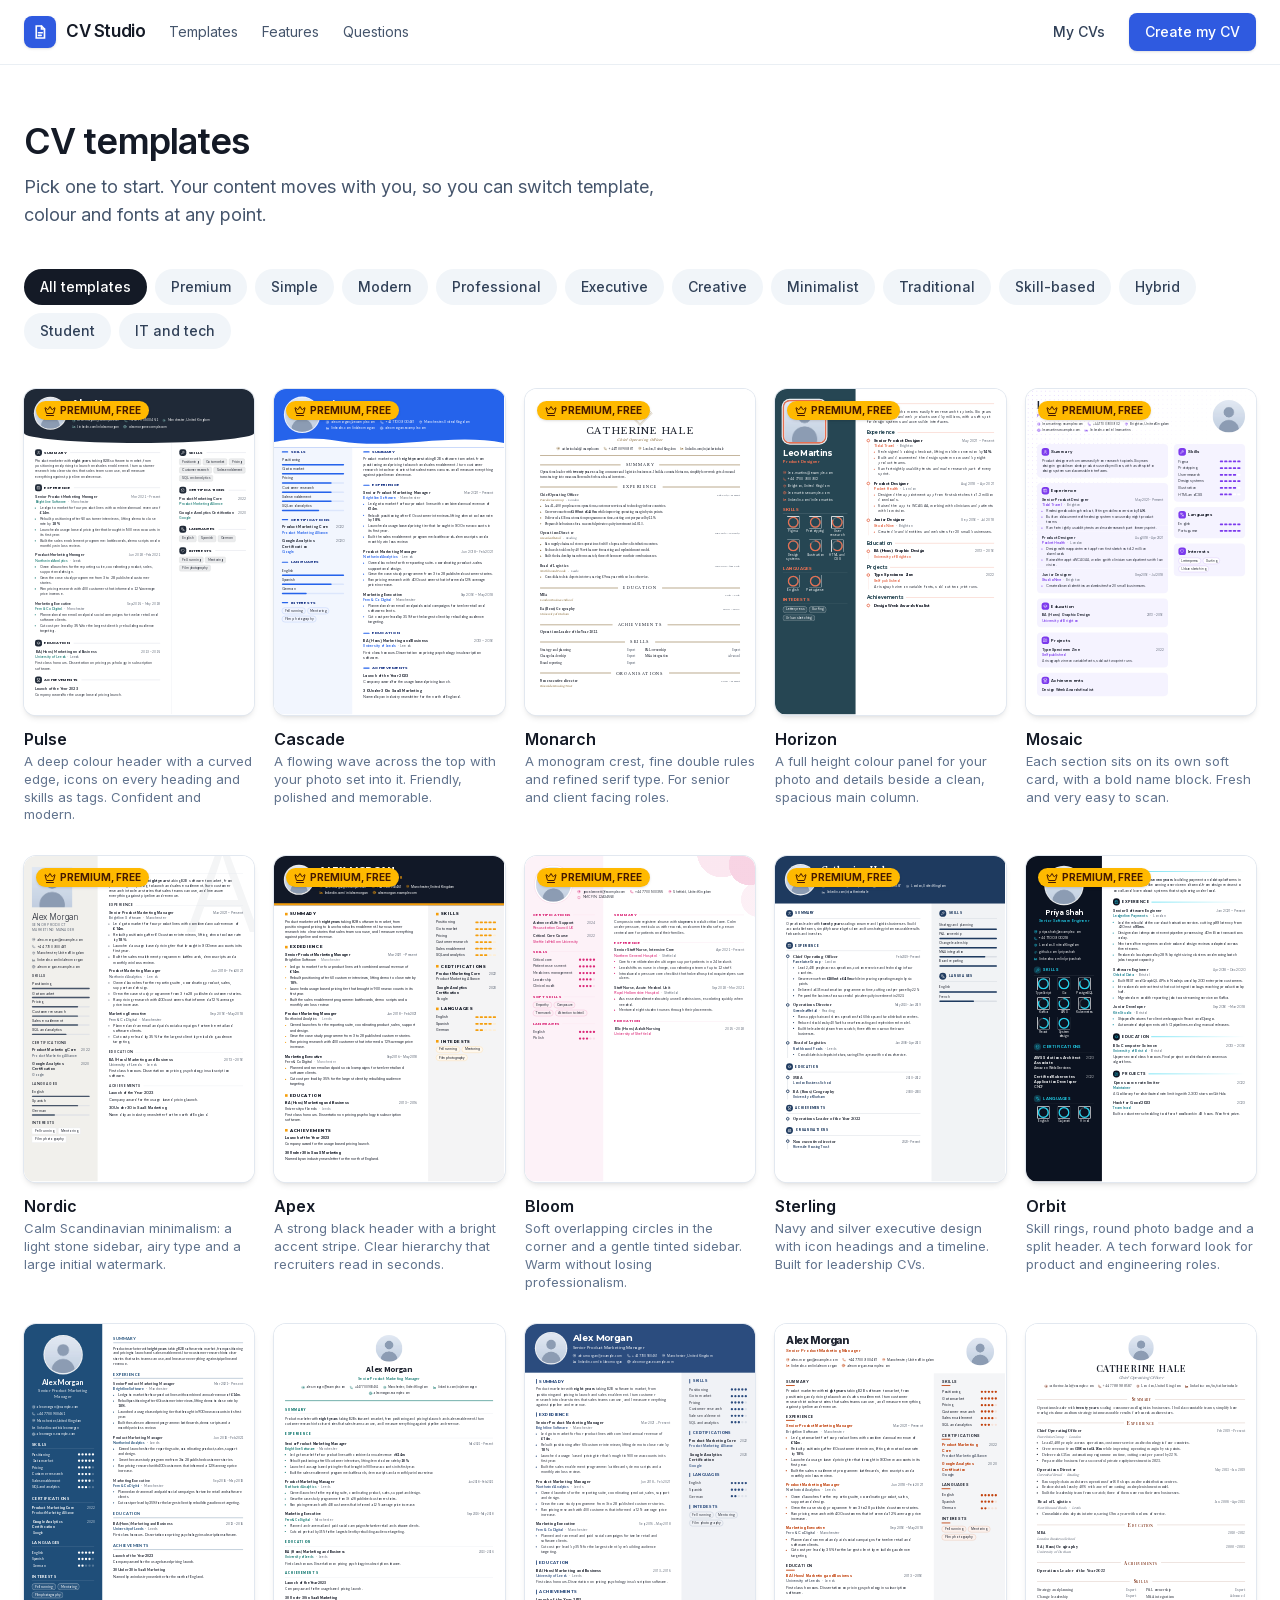
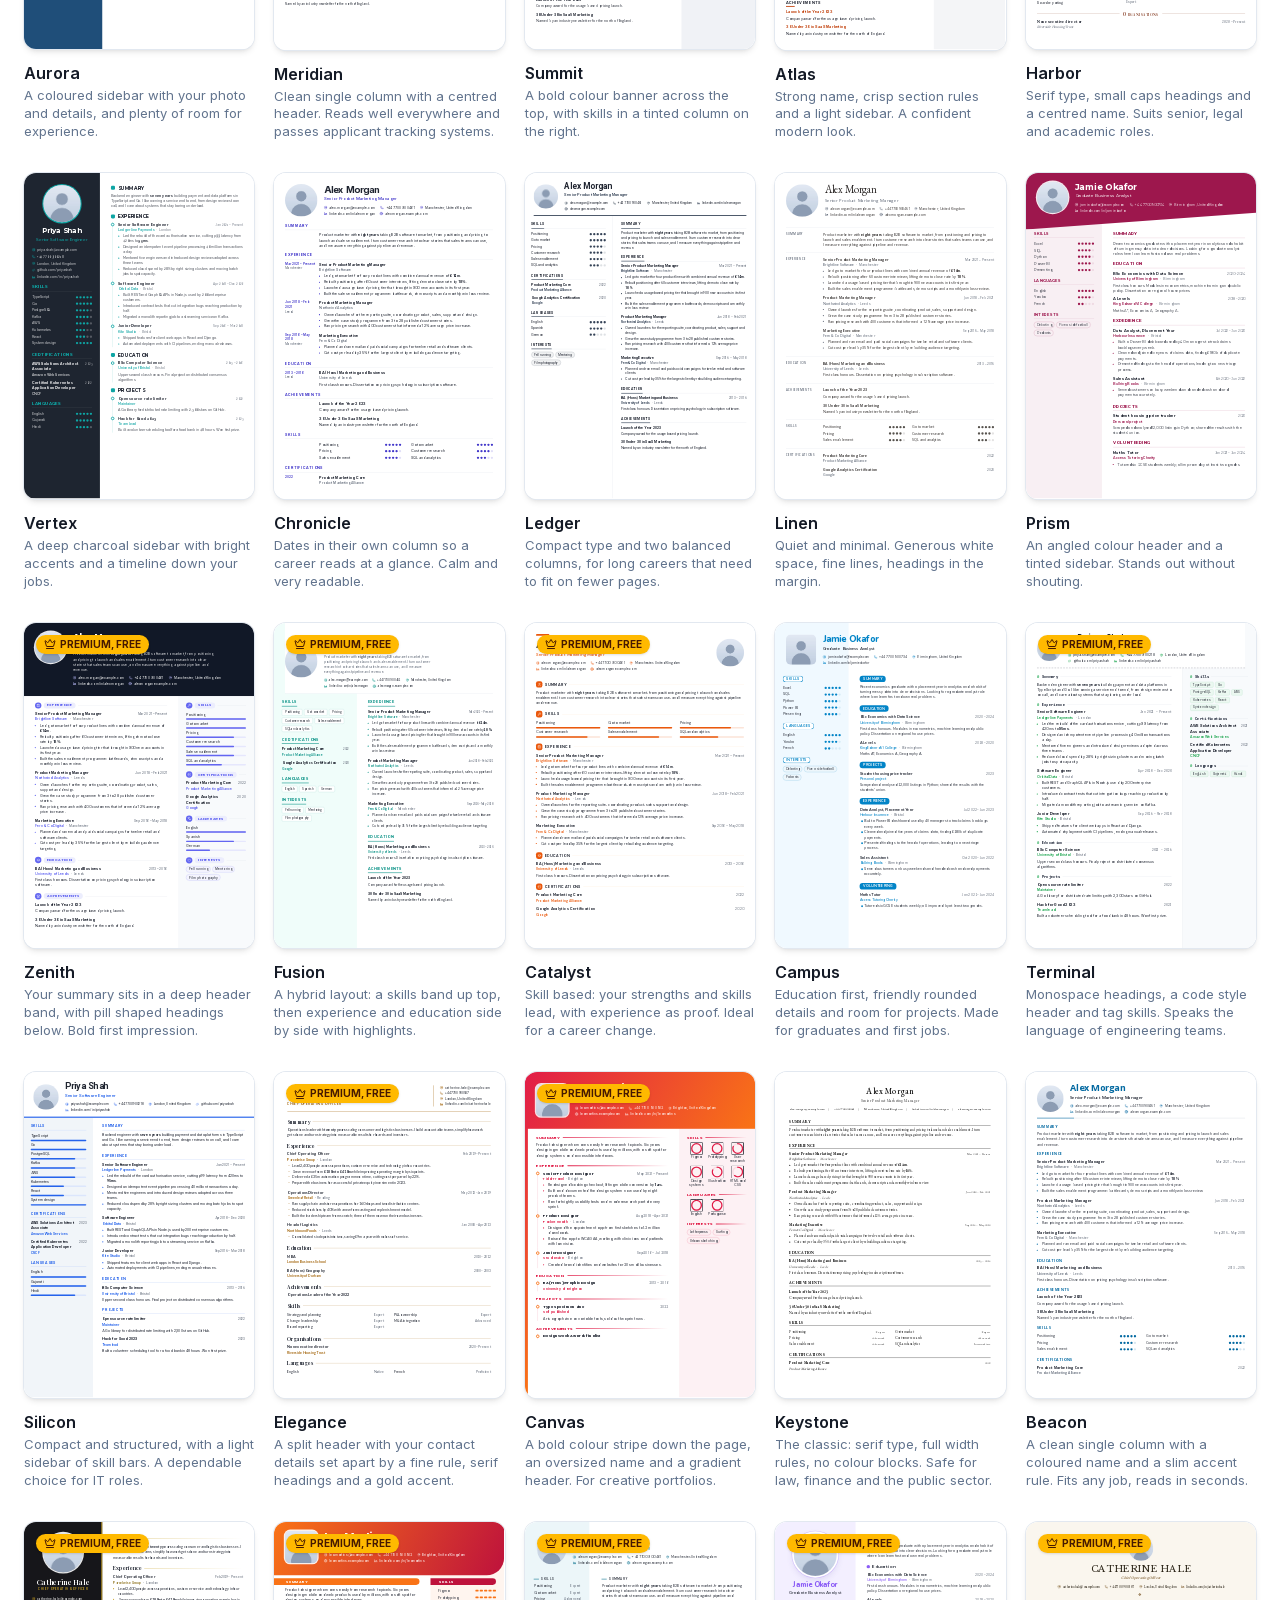
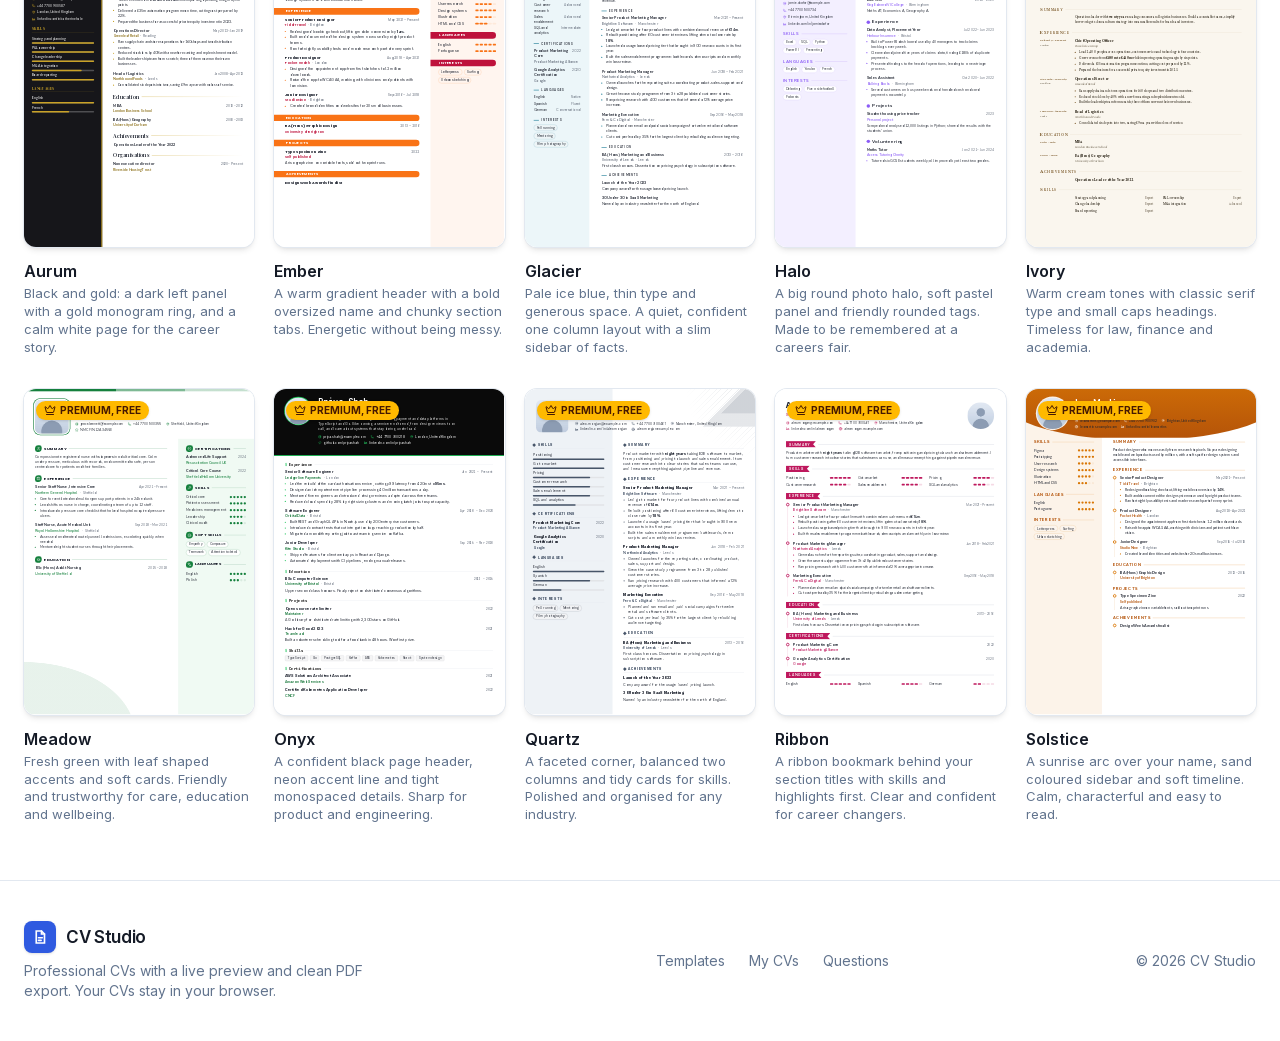
<file: cv-studio/templates/index.html>
<!DOCTYPE html><html lang="en" class="inter_97186b29-module__O_pesW__variable lato_e31492a2-module__rkYwJa__variable roboto_836e22f1-module__0sQW9a__variable open_sans_8dba1a1c-module__lXIq8G__variable source_sans_3_cfb0d8a0-module__8esDbq__variable montserrat_fff2e704-module__rxXH8q__variable raleway_ea22a31c-module__ZSB_Bq__variable poppins_1996c923-module__bLSgna__variable nunito_bbeee7d1-module__APYl9a__variable work_sans_76825653-module__M0p8na__variable dm_sans_a39bcf34-module___QB13W__variable manrope_543ca008-module__kQj7BG__variable merriweather_a55dcc27-module__N9-EJW__variable lora_60239e27-module__ulK7sq__variable playfair_display_e5d2549a-module__z-V2hq__variable eb_garamond_ea5cb18a-module__eQku-G__variable crimson_pro_fe50f00f-module__GhpNxG__variable libre_baskerville_38d40346-module__YVoImG__variable jetbrains_mono_8c0c5653-module__Y8Fejq__variable h-full antialiased"><head><meta charSet="utf-8"/><meta name="viewport" content="width=device-width, initial-scale=1"/><link rel="preload" href="/cv-studio/_next/static/media/07454f8ad8aaac57-s.p.2kjei9psvcorz.woff2" as="font" crossorigin="" type="font/woff2"/><link rel="preload" href="/cv-studio/_next/static/media/1112828ec2c13661-s.p.43y6rzpm0hc6v.woff2" as="font" crossorigin="" type="font/woff2"/><link rel="preload" href="/cv-studio/_next/static/media/115e7a2565b70400-s.p.1vgtwd90zpq_8.woff2" as="font" crossorigin="" type="font/woff2"/><link rel="preload" href="/cv-studio/_next/static/media/248e1dc0efc99276-s.p.1d6sb5kuiz5lw.woff2" as="font" crossorigin="" type="font/woff2"/><link rel="preload" href="/cv-studio/_next/static/media/2a65768255d6b625-s.p.3u4lli0-axodc.woff2" as="font" crossorigin="" type="font/woff2"/><link rel="preload" href="/cv-studio/_next/static/media/345c85a432359eed-s.p.0zem_9y19rte6.woff2" as="font" crossorigin="" type="font/woff2"/><link rel="preload" href="/cv-studio/_next/static/media/38df7484fe560b25-s.p.34k3f59fehpay.woff2" as="font" crossorigin="" type="font/woff2"/><link rel="preload" href="/cv-studio/_next/static/media/47df9ba1c7236d3b-s.p.2adce56gso3ku.woff2" as="font" crossorigin="" type="font/woff2"/><link rel="preload" href="/cv-studio/_next/static/media/47fe1b7cd6e6ed85-s.p.3bh2vc0w-r-ll.woff2" as="font" crossorigin="" type="font/woff2"/><link rel="preload" href="/cv-studio/_next/static/media/5c285b27cdda1fe8-s.p.2_mbdogr7ni8i.woff2" as="font" crossorigin="" type="font/woff2"/><link rel="preload" href="/cv-studio/_next/static/media/6a9fa677ec1bbd33-s.p.10wt7qvuyylzw.woff2" as="font" crossorigin="" type="font/woff2"/><link rel="preload" href="/cv-studio/_next/static/media/70bc3e132a0a741e-s.p.3t6q91iet4nsy.woff2" as="font" crossorigin="" type="font/woff2"/><link rel="preload" href="/cv-studio/_next/static/media/7ddd198311ba7843-s.p.3kq6k02b2ysv1.woff2" as="font" crossorigin="" type="font/woff2"/><link rel="preload" href="/cv-studio/_next/static/media/83afe278b6a6bb3c-s.p.2bn3s6zvc0dyp.woff2" as="font" crossorigin="" type="font/woff2"/><link rel="preload" href="/cv-studio/_next/static/media/84a2306e77cafc81-s.p.0p9s3dd1bpih7.woff2" as="font" crossorigin="" type="font/woff2"/><link rel="preload" href="/cv-studio/_next/static/media/8c2eb9ceedecfc8e-s.p.23aeddxv5enbo.woff2" as="font" crossorigin="" type="font/woff2"/><link rel="preload" href="/cv-studio/_next/static/media/8e451580e5e95631-s.p.27vw08z6_vw0m.woff2" as="font" crossorigin="" type="font/woff2"/><link rel="preload" href="/cv-studio/_next/static/media/8e6fa89aa22d24ec-s.p.2o7m9ogm38dql.woff2" as="font" crossorigin="" type="font/woff2"/><link rel="preload" href="/cv-studio/_next/static/media/9be384ea93fe3f49-s.p.0ig786lf0ff2-.woff2" as="font" crossorigin="" type="font/woff2"/><link rel="preload" href="/cv-studio/_next/static/media/a218039a3287bcfd-s.p.43zbiuwnnoiok.woff2" as="font" crossorigin="" type="font/woff2"/><link rel="preload" href="/cv-studio/_next/static/media/a343f882a40d2cc9-s.p.1sj6eobyi31rd.woff2" as="font" crossorigin="" type="font/woff2"/><link rel="preload" href="/cv-studio/_next/static/media/ac372c80b3e400a1-s.p.012kbt72-9t48.woff2" as="font" crossorigin="" type="font/woff2"/><link rel="preload" href="/cv-studio/_next/static/media/c825fd02acae0153-s.p.1q3-y3vmyf3p6.woff2" as="font" crossorigin="" type="font/woff2"/><link rel="preload" href="/cv-studio/_next/static/media/c875c6f5d3e977ac-s.p.1h18_wedhzk4h.woff2" as="font" crossorigin="" type="font/woff2"/><link rel="preload" href="/cv-studio/_next/static/media/ce62453a442c7f35-s.p.0a0h245ktd4x0.woff2" as="font" crossorigin="" type="font/woff2"/><link rel="preload" href="/cv-studio/_next/static/media/cf514f5d0007dafa-s.p.1wc2mf9hp9pav.woff2" as="font" crossorigin="" type="font/woff2"/><link rel="preload" href="/cv-studio/_next/static/media/e2334d715941921e-s.p.3o_v2fun1jzxk.woff2" as="font" crossorigin="" type="font/woff2"/><link rel="preload" href="/cv-studio/_next/static/media/e4505858a30c79c2-s.p.0tlhhw_qyyfys.woff2" as="font" crossorigin="" type="font/woff2"/><link rel="preload" href="/cv-studio/_next/static/media/e8f2fbee2754df70-s.p.1dqa_6e_ad4sj.woff2" as="font" crossorigin="" type="font/woff2"/><link rel="preload" href="/cv-studio/_next/static/media/f30fd2e485acf1bc-s.p.35belnv3c2-b-.woff2" as="font" crossorigin="" type="font/woff2"/><link rel="preload" href="/cv-studio/_next/static/media/f5031e7b18bdfbb3-s.p.41cjvd82v1i-1.woff2" as="font" crossorigin="" type="font/woff2"/><link rel="stylesheet" href="/cv-studio/_next/static/chunks/1jfajns5zs_ad.css" data-precedence="next"/><link rel="stylesheet" href="/cv-studio/_next/static/chunks/00j_vq6-9w-zr.css" data-precedence="next"/><link rel="preload" as="script" fetchPriority="low" href="/cv-studio/_next/static/chunks/1u5zan5bs9a7v.js"/><script src="/cv-studio/_next/static/chunks/12p5ki93zjybf.js" async=""></script><script src="/cv-studio/_next/static/chunks/2lpk2dispo1vm.js" async=""></script><script src="/cv-studio/_next/static/chunks/turbopack-1orfg-qd4crm5.js" async=""></script><script src="/cv-studio/_next/static/chunks/3fntmmi971322.js" async=""></script><script src="/cv-studio/_next/static/chunks/2f96bff8m7ovm.js" async=""></script><script src="/cv-studio/_next/static/chunks/3pyb0q8_rvpwd.js" async=""></script><title>CV templates · CV Studio</title><meta name="description" content="Forty professional CV templates, premium designs included free, from one column designs that pass applicant tracking systems to bold two column layouts."/><link rel="icon" href="/cv-studio/favicon.ico?favicon.2vob68tjqpejf.ico" sizes="256x256" type="image/x-icon"/><meta name="next-size-adjust" content=""/><script src="/cv-studio/_next/static/chunks/0cz1d0mv5g_q7.js" noModule=""></script></head><body class="min-h-full flex flex-col font-sans"><div hidden=""><!--$--><!--/$--></div><div class="flex min-h-screen flex-col bg-white"><header class="sticky top-0 z-30 border-b border-slate-200/70 bg-white/85 backdrop-blur"><div class="mx-auto flex h-16 max-w-7xl items-center gap-6 px-4 sm:px-6"><a class="flex items-center gap-2.5 font-semibold tracking-tight text-ink" href="/cv-studio/"><span class="grid h-8 w-8 place-items-center rounded-lg bg-brand-600 text-white shadow-sm"><svg viewBox="0 0 24 24" class="h-[18px] w-[18px]" fill="none" stroke="currentColor" stroke-width="2.2" stroke-linecap="round" aria-hidden="true"><path d="M7 4h7l4 4v12H7z"></path><path d="M14 4v4h4"></path><path d="M10 13h5M10 16.5h3.5"></path></svg></span><span class="text-[17px]">CV Studio</span></a><nav class="hidden items-center gap-6 text-sm text-slate-600 md:flex"><a class="hover:text-ink" href="/cv-studio/templates/">Templates</a><a class="hover:text-ink" href="/cv-studio/#features">Features</a><a class="hover:text-ink" href="/cv-studio/#faq">Questions</a></nav><span class="flex-1"></span><a class="hidden text-sm font-medium text-slate-700 hover:text-ink sm:inline" href="/cv-studio/dashboard/">My CVs</a><a class="inline-flex h-9.5 items-center rounded-lg bg-brand-600 px-4 text-sm font-medium text-white shadow-sm hover:bg-brand-700" href="/cv-studio/dashboard/?new=1">Create my CV</a></div></header><main class="mx-auto w-full max-w-7xl flex-1 px-4 py-14 sm:px-6"><h1 class="text-4xl font-semibold tracking-tight">CV templates</h1><p class="mt-3 max-w-2xl text-lg text-slate-600">Pick one to start. Your content moves with you, so you can switch template, colour and fonts at any point.</p><div class="mt-10"><div class="mb-10 flex flex-wrap gap-2" data-testid="gallery-categories"><button type="button" class="rounded-full px-4 py-2 text-sm font-medium transition cursor-pointer bg-ink text-white">All templates</button><button type="button" class="rounded-full px-4 py-2 text-sm font-medium transition cursor-pointer bg-slate-100 text-slate-700 hover:bg-slate-200">Premium</button><button type="button" class="rounded-full px-4 py-2 text-sm font-medium transition cursor-pointer bg-slate-100 text-slate-700 hover:bg-slate-200">Simple</button><button type="button" class="rounded-full px-4 py-2 text-sm font-medium transition cursor-pointer bg-slate-100 text-slate-700 hover:bg-slate-200">Modern</button><button type="button" class="rounded-full px-4 py-2 text-sm font-medium transition cursor-pointer bg-slate-100 text-slate-700 hover:bg-slate-200">Professional</button><button type="button" class="rounded-full px-4 py-2 text-sm font-medium transition cursor-pointer bg-slate-100 text-slate-700 hover:bg-slate-200">Executive</button><button type="button" class="rounded-full px-4 py-2 text-sm font-medium transition cursor-pointer bg-slate-100 text-slate-700 hover:bg-slate-200">Creative</button><button type="button" class="rounded-full px-4 py-2 text-sm font-medium transition cursor-pointer bg-slate-100 text-slate-700 hover:bg-slate-200">Minimalist</button><button type="button" class="rounded-full px-4 py-2 text-sm font-medium transition cursor-pointer bg-slate-100 text-slate-700 hover:bg-slate-200">Traditional</button><button type="button" class="rounded-full px-4 py-2 text-sm font-medium transition cursor-pointer bg-slate-100 text-slate-700 hover:bg-slate-200">Skill-based</button><button type="button" class="rounded-full px-4 py-2 text-sm font-medium transition cursor-pointer bg-slate-100 text-slate-700 hover:bg-slate-200">Hybrid</button><button type="button" class="rounded-full px-4 py-2 text-sm font-medium transition cursor-pointer bg-slate-100 text-slate-700 hover:bg-slate-200">Student</button><button type="button" class="rounded-full px-4 py-2 text-sm font-medium transition cursor-pointer bg-slate-100 text-slate-700 hover:bg-slate-200">IT and tech</button></div><div class="grid grid-cols-2 gap-x-5 gap-y-8 sm:grid-cols-3 lg:grid-cols-5"><div class="group"><div class="relative overflow-hidden rounded-xl shadow-md ring-1 ring-slate-200 transition group-hover:-translate-y-1 group-hover:shadow-xl"><div class="relative w-full overflow-hidden bg-white " style="aspect-ratio:793.7 / 1122.5"></div><span class="absolute left-3 top-3 inline-flex items-center gap-1 rounded-full bg-amber-400 px-2 py-0.5 text-[10px] font-bold text-amber-950 shadow"><svg xmlns="http://www.w3.org/2000/svg" width="24" height="24" viewBox="0 0 24 24" fill="none" stroke="currentColor" stroke-width="2" stroke-linecap="round" stroke-linejoin="round" class="lucide lucide-crown h-3 w-3" aria-hidden="true"><path d="M11.562 3.266a.5.5 0 0 1 .876 0L15.39 8.87a1 1 0 0 0 1.516.294L21.183 5.5a.5.5 0 0 1 .798.519l-2.834 10.246a1 1 0 0 1-.956.734H5.81a1 1 0 0 1-.957-.734L2.02 6.02a.5.5 0 0 1 .798-.519l4.276 3.664a1 1 0 0 0 1.516-.294z"></path><path d="M5 21h14"></path></svg>PREMIUM, FREE</span><div class="absolute inset-0 flex items-end justify-center bg-gradient-to-t from-slate-900/40 to-transparent p-4 opacity-0 transition group-hover:opacity-100"><a class="rounded-lg bg-brand-600 px-4 py-2 text-sm font-medium text-white shadow hover:bg-brand-700" href="/cv-studio/dashboard/?new=1&amp;template=pulse">Use this template</a></div></div><div class="mt-3"><h3 class="font-semibold">Pulse</h3><p class="mt-0.5 text-[13px] leading-snug text-slate-500">A deep colour header with a curved edge, icons on every heading and skills as tags. Confident and modern.</p></div></div><div class="group"><div class="relative overflow-hidden rounded-xl shadow-md ring-1 ring-slate-200 transition group-hover:-translate-y-1 group-hover:shadow-xl"><div class="relative w-full overflow-hidden bg-white " style="aspect-ratio:793.7 / 1122.5"></div><span class="absolute left-3 top-3 inline-flex items-center gap-1 rounded-full bg-amber-400 px-2 py-0.5 text-[10px] font-bold text-amber-950 shadow"><svg xmlns="http://www.w3.org/2000/svg" width="24" height="24" viewBox="0 0 24 24" fill="none" stroke="currentColor" stroke-width="2" stroke-linecap="round" stroke-linejoin="round" class="lucide lucide-crown h-3 w-3" aria-hidden="true"><path d="M11.562 3.266a.5.5 0 0 1 .876 0L15.39 8.87a1 1 0 0 0 1.516.294L21.183 5.5a.5.5 0 0 1 .798.519l-2.834 10.246a1 1 0 0 1-.956.734H5.81a1 1 0 0 1-.957-.734L2.02 6.02a.5.5 0 0 1 .798-.519l4.276 3.664a1 1 0 0 0 1.516-.294z"></path><path d="M5 21h14"></path></svg>PREMIUM, FREE</span><div class="absolute inset-0 flex items-end justify-center bg-gradient-to-t from-slate-900/40 to-transparent p-4 opacity-0 transition group-hover:opacity-100"><a class="rounded-lg bg-brand-600 px-4 py-2 text-sm font-medium text-white shadow hover:bg-brand-700" href="/cv-studio/dashboard/?new=1&amp;template=cascade">Use this template</a></div></div><div class="mt-3"><h3 class="font-semibold">Cascade</h3><p class="mt-0.5 text-[13px] leading-snug text-slate-500">A flowing wave across the top with your photo set into it. Friendly, polished and memorable.</p></div></div><div class="group"><div class="relative overflow-hidden rounded-xl shadow-md ring-1 ring-slate-200 transition group-hover:-translate-y-1 group-hover:shadow-xl"><div class="relative w-full overflow-hidden bg-white " style="aspect-ratio:793.7 / 1122.5"></div><span class="absolute left-3 top-3 inline-flex items-center gap-1 rounded-full bg-amber-400 px-2 py-0.5 text-[10px] font-bold text-amber-950 shadow"><svg xmlns="http://www.w3.org/2000/svg" width="24" height="24" viewBox="0 0 24 24" fill="none" stroke="currentColor" stroke-width="2" stroke-linecap="round" stroke-linejoin="round" class="lucide lucide-crown h-3 w-3" aria-hidden="true"><path d="M11.562 3.266a.5.5 0 0 1 .876 0L15.39 8.87a1 1 0 0 0 1.516.294L21.183 5.5a.5.5 0 0 1 .798.519l-2.834 10.246a1 1 0 0 1-.956.734H5.81a1 1 0 0 1-.957-.734L2.02 6.02a.5.5 0 0 1 .798-.519l4.276 3.664a1 1 0 0 0 1.516-.294z"></path><path d="M5 21h14"></path></svg>PREMIUM, FREE</span><div class="absolute inset-0 flex items-end justify-center bg-gradient-to-t from-slate-900/40 to-transparent p-4 opacity-0 transition group-hover:opacity-100"><a class="rounded-lg bg-brand-600 px-4 py-2 text-sm font-medium text-white shadow hover:bg-brand-700" href="/cv-studio/dashboard/?new=1&amp;template=monarch">Use this template</a></div></div><div class="mt-3"><h3 class="font-semibold">Monarch</h3><p class="mt-0.5 text-[13px] leading-snug text-slate-500">A monogram crest, fine double rules and refined serif type. For senior and client facing roles.</p></div></div><div class="group"><div class="relative overflow-hidden rounded-xl shadow-md ring-1 ring-slate-200 transition group-hover:-translate-y-1 group-hover:shadow-xl"><div class="relative w-full overflow-hidden bg-white " style="aspect-ratio:793.7 / 1122.5"></div><span class="absolute left-3 top-3 inline-flex items-center gap-1 rounded-full bg-amber-400 px-2 py-0.5 text-[10px] font-bold text-amber-950 shadow"><svg xmlns="http://www.w3.org/2000/svg" width="24" height="24" viewBox="0 0 24 24" fill="none" stroke="currentColor" stroke-width="2" stroke-linecap="round" stroke-linejoin="round" class="lucide lucide-crown h-3 w-3" aria-hidden="true"><path d="M11.562 3.266a.5.5 0 0 1 .876 0L15.39 8.87a1 1 0 0 0 1.516.294L21.183 5.5a.5.5 0 0 1 .798.519l-2.834 10.246a1 1 0 0 1-.956.734H5.81a1 1 0 0 1-.957-.734L2.02 6.02a.5.5 0 0 1 .798-.519l4.276 3.664a1 1 0 0 0 1.516-.294z"></path><path d="M5 21h14"></path></svg>PREMIUM, FREE</span><div class="absolute inset-0 flex items-end justify-center bg-gradient-to-t from-slate-900/40 to-transparent p-4 opacity-0 transition group-hover:opacity-100"><a class="rounded-lg bg-brand-600 px-4 py-2 text-sm font-medium text-white shadow hover:bg-brand-700" href="/cv-studio/dashboard/?new=1&amp;template=horizon">Use this template</a></div></div><div class="mt-3"><h3 class="font-semibold">Horizon</h3><p class="mt-0.5 text-[13px] leading-snug text-slate-500">A full height colour panel for your photo and details beside a clean, spacious main column.</p></div></div><div class="group"><div class="relative overflow-hidden rounded-xl shadow-md ring-1 ring-slate-200 transition group-hover:-translate-y-1 group-hover:shadow-xl"><div class="relative w-full overflow-hidden bg-white " style="aspect-ratio:793.7 / 1122.5"></div><span class="absolute left-3 top-3 inline-flex items-center gap-1 rounded-full bg-amber-400 px-2 py-0.5 text-[10px] font-bold text-amber-950 shadow"><svg xmlns="http://www.w3.org/2000/svg" width="24" height="24" viewBox="0 0 24 24" fill="none" stroke="currentColor" stroke-width="2" stroke-linecap="round" stroke-linejoin="round" class="lucide lucide-crown h-3 w-3" aria-hidden="true"><path d="M11.562 3.266a.5.5 0 0 1 .876 0L15.39 8.87a1 1 0 0 0 1.516.294L21.183 5.5a.5.5 0 0 1 .798.519l-2.834 10.246a1 1 0 0 1-.956.734H5.81a1 1 0 0 1-.957-.734L2.02 6.02a.5.5 0 0 1 .798-.519l4.276 3.664a1 1 0 0 0 1.516-.294z"></path><path d="M5 21h14"></path></svg>PREMIUM, FREE</span><div class="absolute inset-0 flex items-end justify-center bg-gradient-to-t from-slate-900/40 to-transparent p-4 opacity-0 transition group-hover:opacity-100"><a class="rounded-lg bg-brand-600 px-4 py-2 text-sm font-medium text-white shadow hover:bg-brand-700" href="/cv-studio/dashboard/?new=1&amp;template=mosaic">Use this template</a></div></div><div class="mt-3"><h3 class="font-semibold">Mosaic</h3><p class="mt-0.5 text-[13px] leading-snug text-slate-500">Each section sits on its own soft card, with a bold name block. Fresh and very easy to scan.</p></div></div><div class="group"><div class="relative overflow-hidden rounded-xl shadow-md ring-1 ring-slate-200 transition group-hover:-translate-y-1 group-hover:shadow-xl"><div class="relative w-full overflow-hidden bg-white " style="aspect-ratio:793.7 / 1122.5"></div><span class="absolute left-3 top-3 inline-flex items-center gap-1 rounded-full bg-amber-400 px-2 py-0.5 text-[10px] font-bold text-amber-950 shadow"><svg xmlns="http://www.w3.org/2000/svg" width="24" height="24" viewBox="0 0 24 24" fill="none" stroke="currentColor" stroke-width="2" stroke-linecap="round" stroke-linejoin="round" class="lucide lucide-crown h-3 w-3" aria-hidden="true"><path d="M11.562 3.266a.5.5 0 0 1 .876 0L15.39 8.87a1 1 0 0 0 1.516.294L21.183 5.5a.5.5 0 0 1 .798.519l-2.834 10.246a1 1 0 0 1-.956.734H5.81a1 1 0 0 1-.957-.734L2.02 6.02a.5.5 0 0 1 .798-.519l4.276 3.664a1 1 0 0 0 1.516-.294z"></path><path d="M5 21h14"></path></svg>PREMIUM, FREE</span><div class="absolute inset-0 flex items-end justify-center bg-gradient-to-t from-slate-900/40 to-transparent p-4 opacity-0 transition group-hover:opacity-100"><a class="rounded-lg bg-brand-600 px-4 py-2 text-sm font-medium text-white shadow hover:bg-brand-700" href="/cv-studio/dashboard/?new=1&amp;template=nordic">Use this template</a></div></div><div class="mt-3"><h3 class="font-semibold">Nordic</h3><p class="mt-0.5 text-[13px] leading-snug text-slate-500">Calm Scandinavian minimalism: a light stone sidebar, airy type and a large initial watermark.</p></div></div><div class="group"><div class="relative overflow-hidden rounded-xl shadow-md ring-1 ring-slate-200 transition group-hover:-translate-y-1 group-hover:shadow-xl"><div class="relative w-full overflow-hidden bg-white " style="aspect-ratio:793.7 / 1122.5"></div><span class="absolute left-3 top-3 inline-flex items-center gap-1 rounded-full bg-amber-400 px-2 py-0.5 text-[10px] font-bold text-amber-950 shadow"><svg xmlns="http://www.w3.org/2000/svg" width="24" height="24" viewBox="0 0 24 24" fill="none" stroke="currentColor" stroke-width="2" stroke-linecap="round" stroke-linejoin="round" class="lucide lucide-crown h-3 w-3" aria-hidden="true"><path d="M11.562 3.266a.5.5 0 0 1 .876 0L15.39 8.87a1 1 0 0 0 1.516.294L21.183 5.5a.5.5 0 0 1 .798.519l-2.834 10.246a1 1 0 0 1-.956.734H5.81a1 1 0 0 1-.957-.734L2.02 6.02a.5.5 0 0 1 .798-.519l4.276 3.664a1 1 0 0 0 1.516-.294z"></path><path d="M5 21h14"></path></svg>PREMIUM, FREE</span><div class="absolute inset-0 flex items-end justify-center bg-gradient-to-t from-slate-900/40 to-transparent p-4 opacity-0 transition group-hover:opacity-100"><a class="rounded-lg bg-brand-600 px-4 py-2 text-sm font-medium text-white shadow hover:bg-brand-700" href="/cv-studio/dashboard/?new=1&amp;template=apex">Use this template</a></div></div><div class="mt-3"><h3 class="font-semibold">Apex</h3><p class="mt-0.5 text-[13px] leading-snug text-slate-500">A strong black header with a bright accent stripe. Clear hierarchy that recruiters read in seconds.</p></div></div><div class="group"><div class="relative overflow-hidden rounded-xl shadow-md ring-1 ring-slate-200 transition group-hover:-translate-y-1 group-hover:shadow-xl"><div class="relative w-full overflow-hidden bg-white " style="aspect-ratio:793.7 / 1122.5"></div><span class="absolute left-3 top-3 inline-flex items-center gap-1 rounded-full bg-amber-400 px-2 py-0.5 text-[10px] font-bold text-amber-950 shadow"><svg xmlns="http://www.w3.org/2000/svg" width="24" height="24" viewBox="0 0 24 24" fill="none" stroke="currentColor" stroke-width="2" stroke-linecap="round" stroke-linejoin="round" class="lucide lucide-crown h-3 w-3" aria-hidden="true"><path d="M11.562 3.266a.5.5 0 0 1 .876 0L15.39 8.87a1 1 0 0 0 1.516.294L21.183 5.5a.5.5 0 0 1 .798.519l-2.834 10.246a1 1 0 0 1-.956.734H5.81a1 1 0 0 1-.957-.734L2.02 6.02a.5.5 0 0 1 .798-.519l4.276 3.664a1 1 0 0 0 1.516-.294z"></path><path d="M5 21h14"></path></svg>PREMIUM, FREE</span><div class="absolute inset-0 flex items-end justify-center bg-gradient-to-t from-slate-900/40 to-transparent p-4 opacity-0 transition group-hover:opacity-100"><a class="rounded-lg bg-brand-600 px-4 py-2 text-sm font-medium text-white shadow hover:bg-brand-700" href="/cv-studio/dashboard/?new=1&amp;template=bloom">Use this template</a></div></div><div class="mt-3"><h3 class="font-semibold">Bloom</h3><p class="mt-0.5 text-[13px] leading-snug text-slate-500">Soft overlapping circles in the corner and a gentle tinted sidebar. Warm without losing professionalism.</p></div></div><div class="group"><div class="relative overflow-hidden rounded-xl shadow-md ring-1 ring-slate-200 transition group-hover:-translate-y-1 group-hover:shadow-xl"><div class="relative w-full overflow-hidden bg-white " style="aspect-ratio:793.7 / 1122.5"></div><span class="absolute left-3 top-3 inline-flex items-center gap-1 rounded-full bg-amber-400 px-2 py-0.5 text-[10px] font-bold text-amber-950 shadow"><svg xmlns="http://www.w3.org/2000/svg" width="24" height="24" viewBox="0 0 24 24" fill="none" stroke="currentColor" stroke-width="2" stroke-linecap="round" stroke-linejoin="round" class="lucide lucide-crown h-3 w-3" aria-hidden="true"><path d="M11.562 3.266a.5.5 0 0 1 .876 0L15.39 8.87a1 1 0 0 0 1.516.294L21.183 5.5a.5.5 0 0 1 .798.519l-2.834 10.246a1 1 0 0 1-.956.734H5.81a1 1 0 0 1-.957-.734L2.02 6.02a.5.5 0 0 1 .798-.519l4.276 3.664a1 1 0 0 0 1.516-.294z"></path><path d="M5 21h14"></path></svg>PREMIUM, FREE</span><div class="absolute inset-0 flex items-end justify-center bg-gradient-to-t from-slate-900/40 to-transparent p-4 opacity-0 transition group-hover:opacity-100"><a class="rounded-lg bg-brand-600 px-4 py-2 text-sm font-medium text-white shadow hover:bg-brand-700" href="/cv-studio/dashboard/?new=1&amp;template=sterling">Use this template</a></div></div><div class="mt-3"><h3 class="font-semibold">Sterling</h3><p class="mt-0.5 text-[13px] leading-snug text-slate-500">Navy and silver executive design with icon headings and a timeline. Built for leadership CVs.</p></div></div><div class="group"><div class="relative overflow-hidden rounded-xl shadow-md ring-1 ring-slate-200 transition group-hover:-translate-y-1 group-hover:shadow-xl"><div class="relative w-full overflow-hidden bg-white " style="aspect-ratio:793.7 / 1122.5"></div><span class="absolute left-3 top-3 inline-flex items-center gap-1 rounded-full bg-amber-400 px-2 py-0.5 text-[10px] font-bold text-amber-950 shadow"><svg xmlns="http://www.w3.org/2000/svg" width="24" height="24" viewBox="0 0 24 24" fill="none" stroke="currentColor" stroke-width="2" stroke-linecap="round" stroke-linejoin="round" class="lucide lucide-crown h-3 w-3" aria-hidden="true"><path d="M11.562 3.266a.5.5 0 0 1 .876 0L15.39 8.87a1 1 0 0 0 1.516.294L21.183 5.5a.5.5 0 0 1 .798.519l-2.834 10.246a1 1 0 0 1-.956.734H5.81a1 1 0 0 1-.957-.734L2.02 6.02a.5.5 0 0 1 .798-.519l4.276 3.664a1 1 0 0 0 1.516-.294z"></path><path d="M5 21h14"></path></svg>PREMIUM, FREE</span><div class="absolute inset-0 flex items-end justify-center bg-gradient-to-t from-slate-900/40 to-transparent p-4 opacity-0 transition group-hover:opacity-100"><a class="rounded-lg bg-brand-600 px-4 py-2 text-sm font-medium text-white shadow hover:bg-brand-700" href="/cv-studio/dashboard/?new=1&amp;template=orbit">Use this template</a></div></div><div class="mt-3"><h3 class="font-semibold">Orbit</h3><p class="mt-0.5 text-[13px] leading-snug text-slate-500">Skill rings, round photo badge and a split header. A tech forward look for product and engineering roles.</p></div></div><div class="group"><div class="relative overflow-hidden rounded-xl shadow-md ring-1 ring-slate-200 transition group-hover:-translate-y-1 group-hover:shadow-xl"><div class="relative w-full overflow-hidden bg-white " style="aspect-ratio:793.7 / 1122.5"></div><div class="absolute inset-0 flex items-end justify-center bg-gradient-to-t from-slate-900/40 to-transparent p-4 opacity-0 transition group-hover:opacity-100"><a class="rounded-lg bg-brand-600 px-4 py-2 text-sm font-medium text-white shadow hover:bg-brand-700" href="/cv-studio/dashboard/?new=1&amp;template=aurora">Use this template</a></div></div><div class="mt-3"><h3 class="font-semibold">Aurora</h3><p class="mt-0.5 text-[13px] leading-snug text-slate-500">A coloured sidebar with your photo and details, and plenty of room for experience.</p></div></div><div class="group"><div class="relative overflow-hidden rounded-xl shadow-md ring-1 ring-slate-200 transition group-hover:-translate-y-1 group-hover:shadow-xl"><div class="relative w-full overflow-hidden bg-white " style="aspect-ratio:793.7 / 1122.5"></div><div class="absolute inset-0 flex items-end justify-center bg-gradient-to-t from-slate-900/40 to-transparent p-4 opacity-0 transition group-hover:opacity-100"><a class="rounded-lg bg-brand-600 px-4 py-2 text-sm font-medium text-white shadow hover:bg-brand-700" href="/cv-studio/dashboard/?new=1&amp;template=meridian">Use this template</a></div></div><div class="mt-3"><h3 class="font-semibold">Meridian</h3><p class="mt-0.5 text-[13px] leading-snug text-slate-500">Clean single column with a centred header. Reads well everywhere and passes applicant tracking systems.</p></div></div><div class="group"><div class="relative overflow-hidden rounded-xl shadow-md ring-1 ring-slate-200 transition group-hover:-translate-y-1 group-hover:shadow-xl"><div class="relative w-full overflow-hidden bg-white " style="aspect-ratio:793.7 / 1122.5"></div><div class="absolute inset-0 flex items-end justify-center bg-gradient-to-t from-slate-900/40 to-transparent p-4 opacity-0 transition group-hover:opacity-100"><a class="rounded-lg bg-brand-600 px-4 py-2 text-sm font-medium text-white shadow hover:bg-brand-700" href="/cv-studio/dashboard/?new=1&amp;template=summit">Use this template</a></div></div><div class="mt-3"><h3 class="font-semibold">Summit</h3><p class="mt-0.5 text-[13px] leading-snug text-slate-500">A bold colour banner across the top, with skills in a tinted column on the right.</p></div></div><div class="group"><div class="relative overflow-hidden rounded-xl shadow-md ring-1 ring-slate-200 transition group-hover:-translate-y-1 group-hover:shadow-xl"><div class="relative w-full overflow-hidden bg-white " style="aspect-ratio:793.7 / 1122.5"></div><div class="absolute inset-0 flex items-end justify-center bg-gradient-to-t from-slate-900/40 to-transparent p-4 opacity-0 transition group-hover:opacity-100"><a class="rounded-lg bg-brand-600 px-4 py-2 text-sm font-medium text-white shadow hover:bg-brand-700" href="/cv-studio/dashboard/?new=1&amp;template=atlas">Use this template</a></div></div><div class="mt-3"><h3 class="font-semibold">Atlas</h3><p class="mt-0.5 text-[13px] leading-snug text-slate-500">Strong name, crisp section rules and a light sidebar. A confident modern look.</p></div></div><div class="group"><div class="relative overflow-hidden rounded-xl shadow-md ring-1 ring-slate-200 transition group-hover:-translate-y-1 group-hover:shadow-xl"><div class="relative w-full overflow-hidden bg-white " style="aspect-ratio:793.7 / 1122.5"></div><div class="absolute inset-0 flex items-end justify-center bg-gradient-to-t from-slate-900/40 to-transparent p-4 opacity-0 transition group-hover:opacity-100"><a class="rounded-lg bg-brand-600 px-4 py-2 text-sm font-medium text-white shadow hover:bg-brand-700" href="/cv-studio/dashboard/?new=1&amp;template=harbor">Use this template</a></div></div><div class="mt-3"><h3 class="font-semibold">Harbor</h3><p class="mt-0.5 text-[13px] leading-snug text-slate-500">Serif type, small caps headings and a centred name. Suits senior, legal and academic roles.</p></div></div><div class="group"><div class="relative overflow-hidden rounded-xl shadow-md ring-1 ring-slate-200 transition group-hover:-translate-y-1 group-hover:shadow-xl"><div class="relative w-full overflow-hidden bg-white " style="aspect-ratio:793.7 / 1122.5"></div><div class="absolute inset-0 flex items-end justify-center bg-gradient-to-t from-slate-900/40 to-transparent p-4 opacity-0 transition group-hover:opacity-100"><a class="rounded-lg bg-brand-600 px-4 py-2 text-sm font-medium text-white shadow hover:bg-brand-700" href="/cv-studio/dashboard/?new=1&amp;template=vertex">Use this template</a></div></div><div class="mt-3"><h3 class="font-semibold">Vertex</h3><p class="mt-0.5 text-[13px] leading-snug text-slate-500">A deep charcoal sidebar with bright accents and a timeline down your jobs.</p></div></div><div class="group"><div class="relative overflow-hidden rounded-xl shadow-md ring-1 ring-slate-200 transition group-hover:-translate-y-1 group-hover:shadow-xl"><div class="relative w-full overflow-hidden bg-white " style="aspect-ratio:793.7 / 1122.5"></div><div class="absolute inset-0 flex items-end justify-center bg-gradient-to-t from-slate-900/40 to-transparent p-4 opacity-0 transition group-hover:opacity-100"><a class="rounded-lg bg-brand-600 px-4 py-2 text-sm font-medium text-white shadow hover:bg-brand-700" href="/cv-studio/dashboard/?new=1&amp;template=chronicle">Use this template</a></div></div><div class="mt-3"><h3 class="font-semibold">Chronicle</h3><p class="mt-0.5 text-[13px] leading-snug text-slate-500">Dates in their own column so a career reads at a glance. Calm and very readable.</p></div></div><div class="group"><div class="relative overflow-hidden rounded-xl shadow-md ring-1 ring-slate-200 transition group-hover:-translate-y-1 group-hover:shadow-xl"><div class="relative w-full overflow-hidden bg-white " style="aspect-ratio:793.7 / 1122.5"></div><div class="absolute inset-0 flex items-end justify-center bg-gradient-to-t from-slate-900/40 to-transparent p-4 opacity-0 transition group-hover:opacity-100"><a class="rounded-lg bg-brand-600 px-4 py-2 text-sm font-medium text-white shadow hover:bg-brand-700" href="/cv-studio/dashboard/?new=1&amp;template=ledger">Use this template</a></div></div><div class="mt-3"><h3 class="font-semibold">Ledger</h3><p class="mt-0.5 text-[13px] leading-snug text-slate-500">Compact type and two balanced columns, for long careers that need to fit on fewer pages.</p></div></div><div class="group"><div class="relative overflow-hidden rounded-xl shadow-md ring-1 ring-slate-200 transition group-hover:-translate-y-1 group-hover:shadow-xl"><div class="relative w-full overflow-hidden bg-white " style="aspect-ratio:793.7 / 1122.5"></div><div class="absolute inset-0 flex items-end justify-center bg-gradient-to-t from-slate-900/40 to-transparent p-4 opacity-0 transition group-hover:opacity-100"><a class="rounded-lg bg-brand-600 px-4 py-2 text-sm font-medium text-white shadow hover:bg-brand-700" href="/cv-studio/dashboard/?new=1&amp;template=linen">Use this template</a></div></div><div class="mt-3"><h3 class="font-semibold">Linen</h3><p class="mt-0.5 text-[13px] leading-snug text-slate-500">Quiet and minimal. Generous white space, fine lines, headings in the margin.</p></div></div><div class="group"><div class="relative overflow-hidden rounded-xl shadow-md ring-1 ring-slate-200 transition group-hover:-translate-y-1 group-hover:shadow-xl"><div class="relative w-full overflow-hidden bg-white " style="aspect-ratio:793.7 / 1122.5"></div><div class="absolute inset-0 flex items-end justify-center bg-gradient-to-t from-slate-900/40 to-transparent p-4 opacity-0 transition group-hover:opacity-100"><a class="rounded-lg bg-brand-600 px-4 py-2 text-sm font-medium text-white shadow hover:bg-brand-700" href="/cv-studio/dashboard/?new=1&amp;template=prism">Use this template</a></div></div><div class="mt-3"><h3 class="font-semibold">Prism</h3><p class="mt-0.5 text-[13px] leading-snug text-slate-500">An angled colour header and a tinted sidebar. Stands out without shouting.</p></div></div><div class="group"><div class="relative overflow-hidden rounded-xl shadow-md ring-1 ring-slate-200 transition group-hover:-translate-y-1 group-hover:shadow-xl"><div class="relative w-full overflow-hidden bg-white " style="aspect-ratio:793.7 / 1122.5"></div><span class="absolute left-3 top-3 inline-flex items-center gap-1 rounded-full bg-amber-400 px-2 py-0.5 text-[10px] font-bold text-amber-950 shadow"><svg xmlns="http://www.w3.org/2000/svg" width="24" height="24" viewBox="0 0 24 24" fill="none" stroke="currentColor" stroke-width="2" stroke-linecap="round" stroke-linejoin="round" class="lucide lucide-crown h-3 w-3" aria-hidden="true"><path d="M11.562 3.266a.5.5 0 0 1 .876 0L15.39 8.87a1 1 0 0 0 1.516.294L21.183 5.5a.5.5 0 0 1 .798.519l-2.834 10.246a1 1 0 0 1-.956.734H5.81a1 1 0 0 1-.957-.734L2.02 6.02a.5.5 0 0 1 .798-.519l4.276 3.664a1 1 0 0 0 1.516-.294z"></path><path d="M5 21h14"></path></svg>PREMIUM, FREE</span><div class="absolute inset-0 flex items-end justify-center bg-gradient-to-t from-slate-900/40 to-transparent p-4 opacity-0 transition group-hover:opacity-100"><a class="rounded-lg bg-brand-600 px-4 py-2 text-sm font-medium text-white shadow hover:bg-brand-700" href="/cv-studio/dashboard/?new=1&amp;template=zenith">Use this template</a></div></div><div class="mt-3"><h3 class="font-semibold">Zenith</h3><p class="mt-0.5 text-[13px] leading-snug text-slate-500">Your summary sits in a deep header band, with pill shaped headings below. Bold first impression.</p></div></div><div class="group"><div class="relative overflow-hidden rounded-xl shadow-md ring-1 ring-slate-200 transition group-hover:-translate-y-1 group-hover:shadow-xl"><div class="relative w-full overflow-hidden bg-white " style="aspect-ratio:793.7 / 1122.5"></div><span class="absolute left-3 top-3 inline-flex items-center gap-1 rounded-full bg-amber-400 px-2 py-0.5 text-[10px] font-bold text-amber-950 shadow"><svg xmlns="http://www.w3.org/2000/svg" width="24" height="24" viewBox="0 0 24 24" fill="none" stroke="currentColor" stroke-width="2" stroke-linecap="round" stroke-linejoin="round" class="lucide lucide-crown h-3 w-3" aria-hidden="true"><path d="M11.562 3.266a.5.5 0 0 1 .876 0L15.39 8.87a1 1 0 0 0 1.516.294L21.183 5.5a.5.5 0 0 1 .798.519l-2.834 10.246a1 1 0 0 1-.956.734H5.81a1 1 0 0 1-.957-.734L2.02 6.02a.5.5 0 0 1 .798-.519l4.276 3.664a1 1 0 0 0 1.516-.294z"></path><path d="M5 21h14"></path></svg>PREMIUM, FREE</span><div class="absolute inset-0 flex items-end justify-center bg-gradient-to-t from-slate-900/40 to-transparent p-4 opacity-0 transition group-hover:opacity-100"><a class="rounded-lg bg-brand-600 px-4 py-2 text-sm font-medium text-white shadow hover:bg-brand-700" href="/cv-studio/dashboard/?new=1&amp;template=fusion">Use this template</a></div></div><div class="mt-3"><h3 class="font-semibold">Fusion</h3><p class="mt-0.5 text-[13px] leading-snug text-slate-500">A hybrid layout: a skills band up top, then experience and education side by side with highlights.</p></div></div><div class="group"><div class="relative overflow-hidden rounded-xl shadow-md ring-1 ring-slate-200 transition group-hover:-translate-y-1 group-hover:shadow-xl"><div class="relative w-full overflow-hidden bg-white " style="aspect-ratio:793.7 / 1122.5"></div><span class="absolute left-3 top-3 inline-flex items-center gap-1 rounded-full bg-amber-400 px-2 py-0.5 text-[10px] font-bold text-amber-950 shadow"><svg xmlns="http://www.w3.org/2000/svg" width="24" height="24" viewBox="0 0 24 24" fill="none" stroke="currentColor" stroke-width="2" stroke-linecap="round" stroke-linejoin="round" class="lucide lucide-crown h-3 w-3" aria-hidden="true"><path d="M11.562 3.266a.5.5 0 0 1 .876 0L15.39 8.87a1 1 0 0 0 1.516.294L21.183 5.5a.5.5 0 0 1 .798.519l-2.834 10.246a1 1 0 0 1-.956.734H5.81a1 1 0 0 1-.957-.734L2.02 6.02a.5.5 0 0 1 .798-.519l4.276 3.664a1 1 0 0 0 1.516-.294z"></path><path d="M5 21h14"></path></svg>PREMIUM, FREE</span><div class="absolute inset-0 flex items-end justify-center bg-gradient-to-t from-slate-900/40 to-transparent p-4 opacity-0 transition group-hover:opacity-100"><a class="rounded-lg bg-brand-600 px-4 py-2 text-sm font-medium text-white shadow hover:bg-brand-700" href="/cv-studio/dashboard/?new=1&amp;template=catalyst">Use this template</a></div></div><div class="mt-3"><h3 class="font-semibold">Catalyst</h3><p class="mt-0.5 text-[13px] leading-snug text-slate-500">Skill based: your strengths and skills lead, with experience as proof. Ideal for a career change.</p></div></div><div class="group"><div class="relative overflow-hidden rounded-xl shadow-md ring-1 ring-slate-200 transition group-hover:-translate-y-1 group-hover:shadow-xl"><div class="relative w-full overflow-hidden bg-white " style="aspect-ratio:793.7 / 1122.5"></div><div class="absolute inset-0 flex items-end justify-center bg-gradient-to-t from-slate-900/40 to-transparent p-4 opacity-0 transition group-hover:opacity-100"><a class="rounded-lg bg-brand-600 px-4 py-2 text-sm font-medium text-white shadow hover:bg-brand-700" href="/cv-studio/dashboard/?new=1&amp;template=campus">Use this template</a></div></div><div class="mt-3"><h3 class="font-semibold">Campus</h3><p class="mt-0.5 text-[13px] leading-snug text-slate-500">Education first, friendly rounded details and room for projects. Made for graduates and first jobs.</p></div></div><div class="group"><div class="relative overflow-hidden rounded-xl shadow-md ring-1 ring-slate-200 transition group-hover:-translate-y-1 group-hover:shadow-xl"><div class="relative w-full overflow-hidden bg-white " style="aspect-ratio:793.7 / 1122.5"></div><span class="absolute left-3 top-3 inline-flex items-center gap-1 rounded-full bg-amber-400 px-2 py-0.5 text-[10px] font-bold text-amber-950 shadow"><svg xmlns="http://www.w3.org/2000/svg" width="24" height="24" viewBox="0 0 24 24" fill="none" stroke="currentColor" stroke-width="2" stroke-linecap="round" stroke-linejoin="round" class="lucide lucide-crown h-3 w-3" aria-hidden="true"><path d="M11.562 3.266a.5.5 0 0 1 .876 0L15.39 8.87a1 1 0 0 0 1.516.294L21.183 5.5a.5.5 0 0 1 .798.519l-2.834 10.246a1 1 0 0 1-.956.734H5.81a1 1 0 0 1-.957-.734L2.02 6.02a.5.5 0 0 1 .798-.519l4.276 3.664a1 1 0 0 0 1.516-.294z"></path><path d="M5 21h14"></path></svg>PREMIUM, FREE</span><div class="absolute inset-0 flex items-end justify-center bg-gradient-to-t from-slate-900/40 to-transparent p-4 opacity-0 transition group-hover:opacity-100"><a class="rounded-lg bg-brand-600 px-4 py-2 text-sm font-medium text-white shadow hover:bg-brand-700" href="/cv-studio/dashboard/?new=1&amp;template=terminal">Use this template</a></div></div><div class="mt-3"><h3 class="font-semibold">Terminal</h3><p class="mt-0.5 text-[13px] leading-snug text-slate-500">Monospace headings, a code style header and tag skills. Speaks the language of engineering teams.</p></div></div><div class="group"><div class="relative overflow-hidden rounded-xl shadow-md ring-1 ring-slate-200 transition group-hover:-translate-y-1 group-hover:shadow-xl"><div class="relative w-full overflow-hidden bg-white " style="aspect-ratio:793.7 / 1122.5"></div><div class="absolute inset-0 flex items-end justify-center bg-gradient-to-t from-slate-900/40 to-transparent p-4 opacity-0 transition group-hover:opacity-100"><a class="rounded-lg bg-brand-600 px-4 py-2 text-sm font-medium text-white shadow hover:bg-brand-700" href="/cv-studio/dashboard/?new=1&amp;template=silicon">Use this template</a></div></div><div class="mt-3"><h3 class="font-semibold">Silicon</h3><p class="mt-0.5 text-[13px] leading-snug text-slate-500">Compact and structured, with a light sidebar of skill bars. A dependable choice for IT roles.</p></div></div><div class="group"><div class="relative overflow-hidden rounded-xl shadow-md ring-1 ring-slate-200 transition group-hover:-translate-y-1 group-hover:shadow-xl"><div class="relative w-full overflow-hidden bg-white " style="aspect-ratio:793.7 / 1122.5"></div><span class="absolute left-3 top-3 inline-flex items-center gap-1 rounded-full bg-amber-400 px-2 py-0.5 text-[10px] font-bold text-amber-950 shadow"><svg xmlns="http://www.w3.org/2000/svg" width="24" height="24" viewBox="0 0 24 24" fill="none" stroke="currentColor" stroke-width="2" stroke-linecap="round" stroke-linejoin="round" class="lucide lucide-crown h-3 w-3" aria-hidden="true"><path d="M11.562 3.266a.5.5 0 0 1 .876 0L15.39 8.87a1 1 0 0 0 1.516.294L21.183 5.5a.5.5 0 0 1 .798.519l-2.834 10.246a1 1 0 0 1-.956.734H5.81a1 1 0 0 1-.957-.734L2.02 6.02a.5.5 0 0 1 .798-.519l4.276 3.664a1 1 0 0 0 1.516-.294z"></path><path d="M5 21h14"></path></svg>PREMIUM, FREE</span><div class="absolute inset-0 flex items-end justify-center bg-gradient-to-t from-slate-900/40 to-transparent p-4 opacity-0 transition group-hover:opacity-100"><a class="rounded-lg bg-brand-600 px-4 py-2 text-sm font-medium text-white shadow hover:bg-brand-700" href="/cv-studio/dashboard/?new=1&amp;template=elegance">Use this template</a></div></div><div class="mt-3"><h3 class="font-semibold">Elegance</h3><p class="mt-0.5 text-[13px] leading-snug text-slate-500">A split header with your contact details set apart by a fine rule, serif headings and a gold accent.</p></div></div><div class="group"><div class="relative overflow-hidden rounded-xl shadow-md ring-1 ring-slate-200 transition group-hover:-translate-y-1 group-hover:shadow-xl"><div class="relative w-full overflow-hidden bg-white " style="aspect-ratio:793.7 / 1122.5"></div><span class="absolute left-3 top-3 inline-flex items-center gap-1 rounded-full bg-amber-400 px-2 py-0.5 text-[10px] font-bold text-amber-950 shadow"><svg xmlns="http://www.w3.org/2000/svg" width="24" height="24" viewBox="0 0 24 24" fill="none" stroke="currentColor" stroke-width="2" stroke-linecap="round" stroke-linejoin="round" class="lucide lucide-crown h-3 w-3" aria-hidden="true"><path d="M11.562 3.266a.5.5 0 0 1 .876 0L15.39 8.87a1 1 0 0 0 1.516.294L21.183 5.5a.5.5 0 0 1 .798.519l-2.834 10.246a1 1 0 0 1-.956.734H5.81a1 1 0 0 1-.957-.734L2.02 6.02a.5.5 0 0 1 .798-.519l4.276 3.664a1 1 0 0 0 1.516-.294z"></path><path d="M5 21h14"></path></svg>PREMIUM, FREE</span><div class="absolute inset-0 flex items-end justify-center bg-gradient-to-t from-slate-900/40 to-transparent p-4 opacity-0 transition group-hover:opacity-100"><a class="rounded-lg bg-brand-600 px-4 py-2 text-sm font-medium text-white shadow hover:bg-brand-700" href="/cv-studio/dashboard/?new=1&amp;template=canvas">Use this template</a></div></div><div class="mt-3"><h3 class="font-semibold">Canvas</h3><p class="mt-0.5 text-[13px] leading-snug text-slate-500">A bold colour stripe down the page, an oversized name and a gradient header. For creative portfolios.</p></div></div><div class="group"><div class="relative overflow-hidden rounded-xl shadow-md ring-1 ring-slate-200 transition group-hover:-translate-y-1 group-hover:shadow-xl"><div class="relative w-full overflow-hidden bg-white " style="aspect-ratio:793.7 / 1122.5"></div><div class="absolute inset-0 flex items-end justify-center bg-gradient-to-t from-slate-900/40 to-transparent p-4 opacity-0 transition group-hover:opacity-100"><a class="rounded-lg bg-brand-600 px-4 py-2 text-sm font-medium text-white shadow hover:bg-brand-700" href="/cv-studio/dashboard/?new=1&amp;template=keystone">Use this template</a></div></div><div class="mt-3"><h3 class="font-semibold">Keystone</h3><p class="mt-0.5 text-[13px] leading-snug text-slate-500">The classic: serif type, full width rules, no colour blocks. Safe for law, finance and the public sector.</p></div></div><div class="group"><div class="relative overflow-hidden rounded-xl shadow-md ring-1 ring-slate-200 transition group-hover:-translate-y-1 group-hover:shadow-xl"><div class="relative w-full overflow-hidden bg-white " style="aspect-ratio:793.7 / 1122.5"></div><div class="absolute inset-0 flex items-end justify-center bg-gradient-to-t from-slate-900/40 to-transparent p-4 opacity-0 transition group-hover:opacity-100"><a class="rounded-lg bg-brand-600 px-4 py-2 text-sm font-medium text-white shadow hover:bg-brand-700" href="/cv-studio/dashboard/?new=1&amp;template=beacon">Use this template</a></div></div><div class="mt-3"><h3 class="font-semibold">Beacon</h3><p class="mt-0.5 text-[13px] leading-snug text-slate-500">A clean single column with a coloured name and a slim accent rule. Fits any job, reads in seconds.</p></div></div><div class="group"><div class="relative overflow-hidden rounded-xl shadow-md ring-1 ring-slate-200 transition group-hover:-translate-y-1 group-hover:shadow-xl"><div class="relative w-full overflow-hidden bg-white " style="aspect-ratio:793.7 / 1122.5"></div><span class="absolute left-3 top-3 inline-flex items-center gap-1 rounded-full bg-amber-400 px-2 py-0.5 text-[10px] font-bold text-amber-950 shadow"><svg xmlns="http://www.w3.org/2000/svg" width="24" height="24" viewBox="0 0 24 24" fill="none" stroke="currentColor" stroke-width="2" stroke-linecap="round" stroke-linejoin="round" class="lucide lucide-crown h-3 w-3" aria-hidden="true"><path d="M11.562 3.266a.5.5 0 0 1 .876 0L15.39 8.87a1 1 0 0 0 1.516.294L21.183 5.5a.5.5 0 0 1 .798.519l-2.834 10.246a1 1 0 0 1-.956.734H5.81a1 1 0 0 1-.957-.734L2.02 6.02a.5.5 0 0 1 .798-.519l4.276 3.664a1 1 0 0 0 1.516-.294z"></path><path d="M5 21h14"></path></svg>PREMIUM, FREE</span><div class="absolute inset-0 flex items-end justify-center bg-gradient-to-t from-slate-900/40 to-transparent p-4 opacity-0 transition group-hover:opacity-100"><a class="rounded-lg bg-brand-600 px-4 py-2 text-sm font-medium text-white shadow hover:bg-brand-700" href="/cv-studio/dashboard/?new=1&amp;template=aurum">Use this template</a></div></div><div class="mt-3"><h3 class="font-semibold">Aurum</h3><p class="mt-0.5 text-[13px] leading-snug text-slate-500">Black and gold: a dark left panel with a gold monogram ring, and a calm white page for the career story.</p></div></div><div class="group"><div class="relative overflow-hidden rounded-xl shadow-md ring-1 ring-slate-200 transition group-hover:-translate-y-1 group-hover:shadow-xl"><div class="relative w-full overflow-hidden bg-white " style="aspect-ratio:793.7 / 1122.5"></div><span class="absolute left-3 top-3 inline-flex items-center gap-1 rounded-full bg-amber-400 px-2 py-0.5 text-[10px] font-bold text-amber-950 shadow"><svg xmlns="http://www.w3.org/2000/svg" width="24" height="24" viewBox="0 0 24 24" fill="none" stroke="currentColor" stroke-width="2" stroke-linecap="round" stroke-linejoin="round" class="lucide lucide-crown h-3 w-3" aria-hidden="true"><path d="M11.562 3.266a.5.5 0 0 1 .876 0L15.39 8.87a1 1 0 0 0 1.516.294L21.183 5.5a.5.5 0 0 1 .798.519l-2.834 10.246a1 1 0 0 1-.956.734H5.81a1 1 0 0 1-.957-.734L2.02 6.02a.5.5 0 0 1 .798-.519l4.276 3.664a1 1 0 0 0 1.516-.294z"></path><path d="M5 21h14"></path></svg>PREMIUM, FREE</span><div class="absolute inset-0 flex items-end justify-center bg-gradient-to-t from-slate-900/40 to-transparent p-4 opacity-0 transition group-hover:opacity-100"><a class="rounded-lg bg-brand-600 px-4 py-2 text-sm font-medium text-white shadow hover:bg-brand-700" href="/cv-studio/dashboard/?new=1&amp;template=ember">Use this template</a></div></div><div class="mt-3"><h3 class="font-semibold">Ember</h3><p class="mt-0.5 text-[13px] leading-snug text-slate-500">A warm gradient header with a bold oversized name and chunky section tabs. Energetic without being messy.</p></div></div><div class="group"><div class="relative overflow-hidden rounded-xl shadow-md ring-1 ring-slate-200 transition group-hover:-translate-y-1 group-hover:shadow-xl"><div class="relative w-full overflow-hidden bg-white " style="aspect-ratio:793.7 / 1122.5"></div><span class="absolute left-3 top-3 inline-flex items-center gap-1 rounded-full bg-amber-400 px-2 py-0.5 text-[10px] font-bold text-amber-950 shadow"><svg xmlns="http://www.w3.org/2000/svg" width="24" height="24" viewBox="0 0 24 24" fill="none" stroke="currentColor" stroke-width="2" stroke-linecap="round" stroke-linejoin="round" class="lucide lucide-crown h-3 w-3" aria-hidden="true"><path d="M11.562 3.266a.5.5 0 0 1 .876 0L15.39 8.87a1 1 0 0 0 1.516.294L21.183 5.5a.5.5 0 0 1 .798.519l-2.834 10.246a1 1 0 0 1-.956.734H5.81a1 1 0 0 1-.957-.734L2.02 6.02a.5.5 0 0 1 .798-.519l4.276 3.664a1 1 0 0 0 1.516-.294z"></path><path d="M5 21h14"></path></svg>PREMIUM, FREE</span><div class="absolute inset-0 flex items-end justify-center bg-gradient-to-t from-slate-900/40 to-transparent p-4 opacity-0 transition group-hover:opacity-100"><a class="rounded-lg bg-brand-600 px-4 py-2 text-sm font-medium text-white shadow hover:bg-brand-700" href="/cv-studio/dashboard/?new=1&amp;template=glacier">Use this template</a></div></div><div class="mt-3"><h3 class="font-semibold">Glacier</h3><p class="mt-0.5 text-[13px] leading-snug text-slate-500">Pale ice blue, thin type and generous space. A quiet, confident one column layout with a slim sidebar of facts.</p></div></div><div class="group"><div class="relative overflow-hidden rounded-xl shadow-md ring-1 ring-slate-200 transition group-hover:-translate-y-1 group-hover:shadow-xl"><div class="relative w-full overflow-hidden bg-white " style="aspect-ratio:793.7 / 1122.5"></div><span class="absolute left-3 top-3 inline-flex items-center gap-1 rounded-full bg-amber-400 px-2 py-0.5 text-[10px] font-bold text-amber-950 shadow"><svg xmlns="http://www.w3.org/2000/svg" width="24" height="24" viewBox="0 0 24 24" fill="none" stroke="currentColor" stroke-width="2" stroke-linecap="round" stroke-linejoin="round" class="lucide lucide-crown h-3 w-3" aria-hidden="true"><path d="M11.562 3.266a.5.5 0 0 1 .876 0L15.39 8.87a1 1 0 0 0 1.516.294L21.183 5.5a.5.5 0 0 1 .798.519l-2.834 10.246a1 1 0 0 1-.956.734H5.81a1 1 0 0 1-.957-.734L2.02 6.02a.5.5 0 0 1 .798-.519l4.276 3.664a1 1 0 0 0 1.516-.294z"></path><path d="M5 21h14"></path></svg>PREMIUM, FREE</span><div class="absolute inset-0 flex items-end justify-center bg-gradient-to-t from-slate-900/40 to-transparent p-4 opacity-0 transition group-hover:opacity-100"><a class="rounded-lg bg-brand-600 px-4 py-2 text-sm font-medium text-white shadow hover:bg-brand-700" href="/cv-studio/dashboard/?new=1&amp;template=halo">Use this template</a></div></div><div class="mt-3"><h3 class="font-semibold">Halo</h3><p class="mt-0.5 text-[13px] leading-snug text-slate-500">A big round photo halo, soft pastel panel and friendly rounded tags. Made to be remembered at a careers fair.</p></div></div><div class="group"><div class="relative overflow-hidden rounded-xl shadow-md ring-1 ring-slate-200 transition group-hover:-translate-y-1 group-hover:shadow-xl"><div class="relative w-full overflow-hidden bg-white " style="aspect-ratio:793.7 / 1122.5"></div><span class="absolute left-3 top-3 inline-flex items-center gap-1 rounded-full bg-amber-400 px-2 py-0.5 text-[10px] font-bold text-amber-950 shadow"><svg xmlns="http://www.w3.org/2000/svg" width="24" height="24" viewBox="0 0 24 24" fill="none" stroke="currentColor" stroke-width="2" stroke-linecap="round" stroke-linejoin="round" class="lucide lucide-crown h-3 w-3" aria-hidden="true"><path d="M11.562 3.266a.5.5 0 0 1 .876 0L15.39 8.87a1 1 0 0 0 1.516.294L21.183 5.5a.5.5 0 0 1 .798.519l-2.834 10.246a1 1 0 0 1-.956.734H5.81a1 1 0 0 1-.957-.734L2.02 6.02a.5.5 0 0 1 .798-.519l4.276 3.664a1 1 0 0 0 1.516-.294z"></path><path d="M5 21h14"></path></svg>PREMIUM, FREE</span><div class="absolute inset-0 flex items-end justify-center bg-gradient-to-t from-slate-900/40 to-transparent p-4 opacity-0 transition group-hover:opacity-100"><a class="rounded-lg bg-brand-600 px-4 py-2 text-sm font-medium text-white shadow hover:bg-brand-700" href="/cv-studio/dashboard/?new=1&amp;template=ivory">Use this template</a></div></div><div class="mt-3"><h3 class="font-semibold">Ivory</h3><p class="mt-0.5 text-[13px] leading-snug text-slate-500">Warm cream tones with classic serif type and small caps headings. Timeless for law, finance and academia.</p></div></div><div class="group"><div class="relative overflow-hidden rounded-xl shadow-md ring-1 ring-slate-200 transition group-hover:-translate-y-1 group-hover:shadow-xl"><div class="relative w-full overflow-hidden bg-white " style="aspect-ratio:793.7 / 1122.5"></div><span class="absolute left-3 top-3 inline-flex items-center gap-1 rounded-full bg-amber-400 px-2 py-0.5 text-[10px] font-bold text-amber-950 shadow"><svg xmlns="http://www.w3.org/2000/svg" width="24" height="24" viewBox="0 0 24 24" fill="none" stroke="currentColor" stroke-width="2" stroke-linecap="round" stroke-linejoin="round" class="lucide lucide-crown h-3 w-3" aria-hidden="true"><path d="M11.562 3.266a.5.5 0 0 1 .876 0L15.39 8.87a1 1 0 0 0 1.516.294L21.183 5.5a.5.5 0 0 1 .798.519l-2.834 10.246a1 1 0 0 1-.956.734H5.81a1 1 0 0 1-.957-.734L2.02 6.02a.5.5 0 0 1 .798-.519l4.276 3.664a1 1 0 0 0 1.516-.294z"></path><path d="M5 21h14"></path></svg>PREMIUM, FREE</span><div class="absolute inset-0 flex items-end justify-center bg-gradient-to-t from-slate-900/40 to-transparent p-4 opacity-0 transition group-hover:opacity-100"><a class="rounded-lg bg-brand-600 px-4 py-2 text-sm font-medium text-white shadow hover:bg-brand-700" href="/cv-studio/dashboard/?new=1&amp;template=meadow">Use this template</a></div></div><div class="mt-3"><h3 class="font-semibold">Meadow</h3><p class="mt-0.5 text-[13px] leading-snug text-slate-500">Fresh green with leaf shaped accents and soft cards. Friendly and trustworthy for care, education and wellbeing.</p></div></div><div class="group"><div class="relative overflow-hidden rounded-xl shadow-md ring-1 ring-slate-200 transition group-hover:-translate-y-1 group-hover:shadow-xl"><div class="relative w-full overflow-hidden bg-white " style="aspect-ratio:793.7 / 1122.5"></div><span class="absolute left-3 top-3 inline-flex items-center gap-1 rounded-full bg-amber-400 px-2 py-0.5 text-[10px] font-bold text-amber-950 shadow"><svg xmlns="http://www.w3.org/2000/svg" width="24" height="24" viewBox="0 0 24 24" fill="none" stroke="currentColor" stroke-width="2" stroke-linecap="round" stroke-linejoin="round" class="lucide lucide-crown h-3 w-3" aria-hidden="true"><path d="M11.562 3.266a.5.5 0 0 1 .876 0L15.39 8.87a1 1 0 0 0 1.516.294L21.183 5.5a.5.5 0 0 1 .798.519l-2.834 10.246a1 1 0 0 1-.956.734H5.81a1 1 0 0 1-.957-.734L2.02 6.02a.5.5 0 0 1 .798-.519l4.276 3.664a1 1 0 0 0 1.516-.294z"></path><path d="M5 21h14"></path></svg>PREMIUM, FREE</span><div class="absolute inset-0 flex items-end justify-center bg-gradient-to-t from-slate-900/40 to-transparent p-4 opacity-0 transition group-hover:opacity-100"><a class="rounded-lg bg-brand-600 px-4 py-2 text-sm font-medium text-white shadow hover:bg-brand-700" href="/cv-studio/dashboard/?new=1&amp;template=onyx">Use this template</a></div></div><div class="mt-3"><h3 class="font-semibold">Onyx</h3><p class="mt-0.5 text-[13px] leading-snug text-slate-500">A confident black page header, neon accent line and tight monospaced details. Sharp for product and engineering.</p></div></div><div class="group"><div class="relative overflow-hidden rounded-xl shadow-md ring-1 ring-slate-200 transition group-hover:-translate-y-1 group-hover:shadow-xl"><div class="relative w-full overflow-hidden bg-white " style="aspect-ratio:793.7 / 1122.5"></div><span class="absolute left-3 top-3 inline-flex items-center gap-1 rounded-full bg-amber-400 px-2 py-0.5 text-[10px] font-bold text-amber-950 shadow"><svg xmlns="http://www.w3.org/2000/svg" width="24" height="24" viewBox="0 0 24 24" fill="none" stroke="currentColor" stroke-width="2" stroke-linecap="round" stroke-linejoin="round" class="lucide lucide-crown h-3 w-3" aria-hidden="true"><path d="M11.562 3.266a.5.5 0 0 1 .876 0L15.39 8.87a1 1 0 0 0 1.516.294L21.183 5.5a.5.5 0 0 1 .798.519l-2.834 10.246a1 1 0 0 1-.956.734H5.81a1 1 0 0 1-.957-.734L2.02 6.02a.5.5 0 0 1 .798-.519l4.276 3.664a1 1 0 0 0 1.516-.294z"></path><path d="M5 21h14"></path></svg>PREMIUM, FREE</span><div class="absolute inset-0 flex items-end justify-center bg-gradient-to-t from-slate-900/40 to-transparent p-4 opacity-0 transition group-hover:opacity-100"><a class="rounded-lg bg-brand-600 px-4 py-2 text-sm font-medium text-white shadow hover:bg-brand-700" href="/cv-studio/dashboard/?new=1&amp;template=quartz">Use this template</a></div></div><div class="mt-3"><h3 class="font-semibold">Quartz</h3><p class="mt-0.5 text-[13px] leading-snug text-slate-500">A faceted corner, balanced two columns and tidy cards for skills. Polished and organised for any industry.</p></div></div><div class="group"><div class="relative overflow-hidden rounded-xl shadow-md ring-1 ring-slate-200 transition group-hover:-translate-y-1 group-hover:shadow-xl"><div class="relative w-full overflow-hidden bg-white " style="aspect-ratio:793.7 / 1122.5"></div><span class="absolute left-3 top-3 inline-flex items-center gap-1 rounded-full bg-amber-400 px-2 py-0.5 text-[10px] font-bold text-amber-950 shadow"><svg xmlns="http://www.w3.org/2000/svg" width="24" height="24" viewBox="0 0 24 24" fill="none" stroke="currentColor" stroke-width="2" stroke-linecap="round" stroke-linejoin="round" class="lucide lucide-crown h-3 w-3" aria-hidden="true"><path d="M11.562 3.266a.5.5 0 0 1 .876 0L15.39 8.87a1 1 0 0 0 1.516.294L21.183 5.5a.5.5 0 0 1 .798.519l-2.834 10.246a1 1 0 0 1-.956.734H5.81a1 1 0 0 1-.957-.734L2.02 6.02a.5.5 0 0 1 .798-.519l4.276 3.664a1 1 0 0 0 1.516-.294z"></path><path d="M5 21h14"></path></svg>PREMIUM, FREE</span><div class="absolute inset-0 flex items-end justify-center bg-gradient-to-t from-slate-900/40 to-transparent p-4 opacity-0 transition group-hover:opacity-100"><a class="rounded-lg bg-brand-600 px-4 py-2 text-sm font-medium text-white shadow hover:bg-brand-700" href="/cv-studio/dashboard/?new=1&amp;template=ribbon">Use this template</a></div></div><div class="mt-3"><h3 class="font-semibold">Ribbon</h3><p class="mt-0.5 text-[13px] leading-snug text-slate-500">A ribbon bookmark behind your section titles with skills and highlights first. Clear and confident for career changers.</p></div></div><div class="group"><div class="relative overflow-hidden rounded-xl shadow-md ring-1 ring-slate-200 transition group-hover:-translate-y-1 group-hover:shadow-xl"><div class="relative w-full overflow-hidden bg-white " style="aspect-ratio:793.7 / 1122.5"></div><span class="absolute left-3 top-3 inline-flex items-center gap-1 rounded-full bg-amber-400 px-2 py-0.5 text-[10px] font-bold text-amber-950 shadow"><svg xmlns="http://www.w3.org/2000/svg" width="24" height="24" viewBox="0 0 24 24" fill="none" stroke="currentColor" stroke-width="2" stroke-linecap="round" stroke-linejoin="round" class="lucide lucide-crown h-3 w-3" aria-hidden="true"><path d="M11.562 3.266a.5.5 0 0 1 .876 0L15.39 8.87a1 1 0 0 0 1.516.294L21.183 5.5a.5.5 0 0 1 .798.519l-2.834 10.246a1 1 0 0 1-.956.734H5.81a1 1 0 0 1-.957-.734L2.02 6.02a.5.5 0 0 1 .798-.519l4.276 3.664a1 1 0 0 0 1.516-.294z"></path><path d="M5 21h14"></path></svg>PREMIUM, FREE</span><div class="absolute inset-0 flex items-end justify-center bg-gradient-to-t from-slate-900/40 to-transparent p-4 opacity-0 transition group-hover:opacity-100"><a class="rounded-lg bg-brand-600 px-4 py-2 text-sm font-medium text-white shadow hover:bg-brand-700" href="/cv-studio/dashboard/?new=1&amp;template=solstice">Use this template</a></div></div><div class="mt-3"><h3 class="font-semibold">Solstice</h3><p class="mt-0.5 text-[13px] leading-snug text-slate-500">A sunrise arc over your name, sand coloured sidebar and soft timeline. Calm, characterful and easy to read.</p></div></div></div></div></main><footer class="border-t border-slate-200 bg-white"><div class="mx-auto flex max-w-7xl flex-col gap-6 px-4 py-10 text-sm text-slate-500 sm:flex-row sm:items-center sm:justify-between sm:px-6"><div><a class="flex items-center gap-2.5 font-semibold tracking-tight text-ink" href="/cv-studio/"><span class="grid h-8 w-8 place-items-center rounded-lg bg-brand-600 text-white shadow-sm"><svg viewBox="0 0 24 24" class="h-[18px] w-[18px]" fill="none" stroke="currentColor" stroke-width="2.2" stroke-linecap="round" aria-hidden="true"><path d="M7 4h7l4 4v12H7z"></path><path d="M14 4v4h4"></path><path d="M10 13h5M10 16.5h3.5"></path></svg></span><span class="text-[17px]">CV Studio</span></a><p class="mt-2 max-w-sm">Professional CVs with a live preview and clean PDF export. Your CVs stay in your browser.</p></div><nav class="flex flex-wrap gap-x-6 gap-y-2"><a class="hover:text-ink" href="/cv-studio/templates/">Templates</a><a class="hover:text-ink" href="/cv-studio/dashboard/">My CVs</a><a class="hover:text-ink" href="/cv-studio/#faq">Questions</a></nav><p>© <!-- -->2026<!-- --> CV Studio</p></div></footer></div><!--$--><!--/$--><script src="/cv-studio/_next/static/chunks/1u5zan5bs9a7v.js" id="_R_" async=""></script><script>(self.__next_f=self.__next_f||[]).push([0])</script><script>self.__next_f.push([1,"1:\"$Sreact.fragment\"\n2:I[39756,[\"/cv-studio/_next/static/chunks/3fntmmi971322.js\"],\"default\"]\n3:I[37457,[\"/cv-studio/_next/static/chunks/3fntmmi971322.js\"],\"default\"]\n4:I[38286,[\"/cv-studio/_next/static/chunks/3fntmmi971322.js\",\"/cv-studio/_next/static/chunks/2f96bff8m7ovm.js\",\"/cv-studio/_next/static/chunks/3pyb0q8_rvpwd.js\"],\"Logo\"]\n5:I[22016,[\"/cv-studio/_next/static/chunks/3fntmmi971322.js\",\"/cv-studio/_next/static/chunks/2f96bff8m7ovm.js\",\"/cv-studio/_next/static/chunks/3pyb0q8_rvpwd.js\"],\"\"]\nd:I[68027,[\"/cv-studio/_next/static/chunks/3fntmmi971322.js\"],\"default\",1]\n:HL[\"/cv-studio/_next/static/chunks/1jfajns5zs_ad.css\",\"style\"]\n:HL[\"/cv-studio/_next/static/chunks/00j_vq6-9w-zr.css\",\"style\"]\n:HL[\"/cv-studio/_next/static/media/07454f8ad8aaac57-s.p.2kjei9psvcorz.woff2\",\"font\",{\"crossOrigin\":\"\",\"type\":\"font/woff2\"}]\n:HL[\"/cv-studio/_next/static/media/1112828ec2c13661-s.p.43y6rzpm0hc6v.woff2\",\"font\",{\"crossOrigin\":\"\",\"type\":\"font/woff2\"}]\n:HL[\"/cv-studio/_next/static/media/115e7a2565b70400-s.p.1vgtwd90zpq_8.woff2\",\"font\",{\"crossOrigin\":\"\",\"type\":\"font/woff2\"}]\n:HL[\"/cv-studio/_next/static/media/248e1dc0efc99276-s.p.1d6sb5kuiz5lw.woff2\",\"font\",{\"crossOrigin\":\"\",\"type\":\"font/woff2\"}]\n:HL[\"/cv-studio/_next/static/media/2a65768255d6b625-s.p.3u4lli0-axodc.woff2\",\"font\",{\"crossOrigin\":\"\",\"type\":\"font/woff2\"}]\n:HL[\"/cv-studio/_next/static/media/345c85a432359eed-s.p.0zem_9y19rte6.woff2\",\"font\",{\"crossOrigin\":\"\",\"type\":\"font/woff2\"}]\n:HL[\"/cv-studio/_next/static/media/38df7484fe560b25-s.p.34k3f59fehpay.woff2\",\"font\",{\"crossOrigin\":\"\",\"type\":\"font/woff2\"}]\n:HL[\"/cv-studio/_next/static/media/47df9ba1c7236d3b-s.p.2adce56gso3ku.woff2\",\"font\",{\"crossOrigin\":\"\",\"type\":\"font/woff2\"}]\n:HL[\"/cv-studio/_next/static/media/47fe1b7cd6e6ed85-s.p.3bh2vc0w-r-ll.woff2\",\"font\",{\"crossOrigin\":\"\",\"type\":\"font/woff2\"}]\n:HL[\"/cv-studio/_next/static/media/5c285b27cdda1fe8-s.p.2_mbdogr7ni8i.woff2\",\"font\",{\"crossOrigin\":\"\",\"type\":\"font/woff2\"}]\n:HL[\"/cv-studio/_next/static/media/6a9fa677ec1bbd33-s.p.10wt7qvuyylzw.woff2\",\"font\",{\"crossOrigin\":\"\",\"type\":\"font/woff2\"}]\n:HL[\"/cv-studio/_next/static/media/70bc3e132a0a741e-s.p.3t6q91iet4nsy.woff2\",\"font\",{\"crossOrigin\":\"\",\"type\":\"font/woff2\"}]\n:HL[\"/cv-studio/_next/static/media/7ddd198311ba7843-s.p.3kq6k02b2ysv1.woff2\",\"font\",{\"crossOrigin\":\"\",\"type\":\"font/woff2\"}]\n:HL[\"/cv-studio/_next/static/media/83afe278b6a6bb3c-s.p.2bn3s6zvc0dyp.woff2\",\"font\",{\"crossOrigin\":\"\",\"type\":\"font/woff2\"}]\n:HL[\"/cv-studio/_next/static/media/84a2306e77cafc81-s.p.0p9s3dd1bpih7.woff2\",\"font\",{\"crossOrigin\":\"\",\"type\":\"font/woff2\"}]\n:HL[\"/cv-studio/_next/static/media/8c2eb9ceedecfc8e-s.p.23aeddxv5enbo.woff2\",\"font\",{\"crossOrigin\":\"\",\"type\":\"font/woff2\"}]\n:HL[\"/cv-studio/_next/static/media/8e451580e5e95631-s.p.27vw08z6_vw0m.woff2\",\"font\",{\"crossOrigin\":\"\",\"type\":\"font/woff2\"}]\n:HL[\"/cv-studio/_next/static/media/8e6fa89aa22d24ec-s.p.2o7m9ogm38dql.woff2\",\"font\",{\"crossOrigin\":\"\",\"type\":\"font/woff2\"}]\n:HL[\"/cv-studio/_next/static/media/9be384ea93fe3f49-s.p.0ig786lf0ff2-.woff2\",\"font\",{\"crossOrigin\":\"\",\"type\":\"font/woff2\"}]\n:HL[\"/cv-studio/_next/static/media/a218039a3287bcfd-s.p.43zbiuwnnoiok.woff2\",\"font\",{\"crossOrigin\":\"\",\"type\":\"font/woff2\"}]\n:HL[\"/cv-studio/_next/static/media/a343f882a40d2cc9-s.p.1sj6eobyi31rd.woff2\",\"font\",{\"crossOrigin\":\"\",\"type\":\"font/woff2\"}]\n:HL[\"/cv-studio/_next/static/media/ac372c80b3e400a1-s.p.012kbt72-9t48.woff2\",\"font\",{\"crossOrigin\":\"\",\"type\":\"font/woff2\"}]\n:HL[\"/cv-studio/_next/static/media/c825fd02acae0153-s.p.1q3-y3vmyf3p6.woff2\",\"font\",{\"crossOrigin\":\"\",\"type\":\"font/woff2\"}]\n:HL[\"/cv-studio/_next/static/media/c875c6f5d3e977ac-s.p.1h18_wedhzk4h.woff2\",\"font\",{\"crossOrigin\":\"\",\"type\":\"font/woff2\"}]\n:HL[\"/cv-studio/_next/static/media/ce62453a442c7f35-s.p.0a0h245ktd4x0.woff2\",\"font\",{\"crossOrigin\":\"\",\"type\":\"font/woff2\"}]\n:HL[\"/cv-studio/_next/static/media/cf514f5d0007dafa-s.p.1wc2mf9hp9pav.woff2\",\"font\",{\"crossOrigin\":\"\",\"type\":\"font/woff2\"}]\n:HL[\"/cv-studio/_next/static/media/e2334d715941921e-s.p.3o_v2fun1jzxk.woff2\",\"font\",{\"crossOrigin\":\"\",\"type\":\"font/woff2\"}]\n:HL[\"/cv-studio/_next/static/media/e4505858a30c79c2-s.p.0tlhhw_qyyfys.woff2\",\"font\",{\"crossOrigin\":\"\",\"type\":\"font/woff2\"}]\n:HL[\"/cv-studio/_next/static/media/e8f2fbee2754df70-s.p.1dqa_6e_ad4sj.woff2\",\"font\",{\"crossOrigin\":\"\",\"type\":\"font/woff2\"}]\n:HL[\"/cv-studio/_next/static/media/f30fd2e485acf1bc-s.p.35belnv3c2-b-.woff2\",\"font\",{\"crossOrigin\":\"\",\"type\":\"font/woff2\"}]\n:HL[\"/cv-studio/_next/static/media/f5031e7b18bdfbb3-s.p.41cjvd82v1i-1.woff2\",\"font\",{\"crossOrigin\":\"\",\"type\":\"font/woff2\"}]\nb:X\n0:{\"P\":null,\"c\":[\"\",\"templates\",\"\"],\"q\":\"\",\"i\":false,\"f\":[[[\"\",{\"children\":[\"templates\",{\"children\":[\"__PAGE__\",{},\"$undefined\",\"$undefined\",4608]},\"$undefined\",\"$undefined\",4608]},\"$undefined\",\"$undefined\",4624],[[\"$\",\"$1\",\"c\",{\"children\":[[[\"$\",\"link\",\"0\",{\"rel\":\"stylesheet\",\"href\":\"/cv-studio/_next/static/chunks/1jfajns5zs_ad.css\",\"precedence\":\"next\",\"crossOrigin\":\"$undefined\",\"nonce\":\"$undefined\"}],[\"$\",\"link\",\"1\",{\"rel\":\"stylesheet\",\"href\":\"/cv-studio/_next/static/chunks/00j_vq6-9w-zr.css\",\"precedence\":\"next\",\"crossOrigin\":\"$undefined\",\"nonce\":\"$undefined\"}],[\"$\",\"script\",\"script-0\",{\"src\":\"/cv-studio/_next/static/chunks/3fntmmi971322.js\",\"async\":true,\"nonce\":\"$undefined\"}]],[\"$\",\"html\",null,{\"lang\":\"en\",\"className\":\"inter_97186b29-module__O_pesW__variable lato_e31492a2-module__rkYwJa__variable roboto_836e22f1-module__0sQW9a__variable open_sans_8dba1a1c-module__lXIq8G__variable source_sans_3_cfb0d8a0-module__8esDbq__variable montserrat_fff2e704-module__rxXH8q__variable raleway_ea22a31c-module__ZSB_Bq__variable poppins_1996c923-module__bLSgna__variable nunito_bbeee7d1-module__APYl9a__variable work_sans_76825653-module__M0p8na__variable dm_sans_a39bcf34-module___QB13W__variable manrope_543ca008-module__kQj7BG__variable merriweather_a55dcc27-module__N9-EJW__variable lora_60239e27-module__ulK7sq__variable playfair_display_e5d2549a-module__z-V2hq__variable eb_garamond_ea5cb18a-module__eQku-G__variable crimson_pro_fe50f00f-module__GhpNxG__variable libre_baskerville_38d40346-module__YVoImG__variable jetbrains_mono_8c0c5653-module__Y8Fejq__variable h-full antialiased\",\"children\":[\"$\",\"body\",null,{\"className\":\"min-h-full flex flex-col font-sans\",\"children\":[\"$\",\"$L2\",null,{\"parallelRouterKey\":\"children\",\"error\":\"$undefined\",\"errorStyles\":\"$undefined\",\"errorScripts\":\"$undefined\",\"template\":[\"$\",\"$L3\",null,{}],\"templateStyles\":\"$undefined\",\"templateScripts\":\"$undefined\",\"notFound\":[[[\"$\",\"title\",null,{\"children\":\"404: This page could not be found.\"}],[\"$\",\"div\",null,{\"style\":{\"fontFamily\":\"system-ui,\\\"Segoe UI\\\",Roboto,Helvetica,Arial,sans-serif,\\\"Apple Color Emoji\\\",\\\"Segoe UI Emoji\\\"\",\"height\":\"100vh\",\"textAlign\":\"center\",\"display\":\"flex\",\"flexDirection\":\"column\",\"alignItems\":\"center\",\"justifyContent\":\"center\"},\"children\":[\"$\",\"div\",null,{\"children\":[[\"$\",\"style\",null,{\"dangerouslySetInnerHTML\":{\"__html\":\"body{color:#000;background:#fff;margin:0}.next-error-h1{border-right:1px solid rgba(0,0,0,.3)}@media (prefers-color-scheme:dark){body{color:#fff;background:#000}.next-error-h1{border-right:1px solid rgba(255,255,255,.3)}}\"}}],[\"$\",\"h1\",null,{\"className\":\"next-error-h1\",\"style\":{\"display\":\"inline-block\",\"margin\":\"0 20px 0 0\",\"padding\":\"0 23px 0 0\",\"fontSize\":24,\"fontWeight\":500,\"verticalAlign\":\"top\",\"lineHeight\":\"49px\"},\"children\":404}],[\"$\",\"div\",null,{\"style\":{\"display\":\"inline-block\"},\"children\":[\"$\",\"h2\",null,{\"style\":{\"fontSize\":14,\"fontWeight\":400,\"lineHeight\":\"49px\",\"margin\":0},\"children\":\"This page could not be found.\"}]}]]}]}]],[]],\"forbidden\":\"$undefined\",\"unauthorized\":\"$undefined\"}]}]}]]}],{\"children\":[[\"$\",\"$1\",\"c\",{\"children\":[null,[\"$\",\"$L2\",null,{\"parallelRouterKey\":\"children\",\"error\":\"$undefined\",\"errorStyles\":\"$undefined\",\"errorScripts\":\"$undefined\",\"template\":[\"$\",\"$L3\",null,{}],\"templateStyles\":\"$undefined\",\"templateScripts\":\"$undefined\",\"notFound\":\"$undefined\",\"forbidden\":\"$undefined\",\"unauthorized\":\"$undefined\"}]]}],{\"children\":[[\"$\",\"$1\",\"c\",{\"children\":[[\"$\",\"div\",null,{\"className\":\"flex min-h-screen flex-col bg-white\",\"children\":[[\"$\",\"header\",null,{\"className\":\"sticky top-0 z-30 border-b border-slate-200/70 bg-white/85 backdrop-blur\",\"children\":[\"$\",\"div\",null,{\"className\":\"mx-auto flex h-16 max-w-7xl items-center gap-6 px-4 sm:px-6\",\"children\":[[\"$\",\"$L4\",null,{}],[\"$\",\"nav\",null,{\"className\":\"hidden items-center gap-6 text-sm text-slate-600 md:flex\",\"children\":[[\"$\",\"$L5\",null,{\"href\":\"/templates\",\"className\":\"hover:text-ink\",\"children\":\"Templates\"}],[\"$\",\"$L5\",null,{\"href\":\"/#features\",\"className\":\"hover:text-ink\",\"children\":\"Features\"}],[\"$\",\"$L5\",null,{\"href\":\"/#faq\",\"className\":\"hover:text-ink\",\"children\":\"Questions\"}]]}],[\"$\",\"span\",null,{\"className\":\"flex-1\"}],[\"$\",\"$L5\",null,{\"href\":\"/dashboard\",\"className\":\"hidden text-sm font-medium text-slate-700 hover:text-ink sm:inline\",\"children\":\"My CVs\"}],[\"$\",\"$L5\",null,{\"href\":\"/dashboard?new=1\",\"className\":\"inline-flex h-9.5 items-center rounded-lg bg-brand-600 px-4 text-sm font-medium text-white shadow-sm hover:bg-brand-700\",\"children\":\"Create my CV\"}]]}]}],\"$L6\",\"$L7\"]}],[\"$L8\",\"$L9\"],\"$La\"]}],{},null,false,null]},null,false,\"$b\"]},null,false,null],\"$Lc\",false]],\"m\":\"$undefined\",\"G\":[\"$d\",[\"$Le\",\"$Lf\"]],\"S\":true,\"h\":null,\"r\":\"$undefined\",\"s\":\"$undefined\",\"a\":\"$undefined\",\"l\":\"$undefined\",\"p\":\"$undefined\",\"d\":\"$undefined\",\"b\":\"iSQQ9s9VFL3FR43XNPj6g\"}\n10:I[47872,[\"/cv-studio/_next/static/chunks/3fntmmi971322.js\",\"/cv-studio/_next/static/chunks/2f96bff8m7ovm.js\",\"/cv-studio/_next/static/chunks/3pyb0q8_rvpwd.js\"],\"TemplateGallery\"]\n11:I[97367,[\"/cv-studio/_next/static/chunks/3fntmmi971322.js\"],\"OutletBoundary\"]\n12:\"$Sreact.suspense\"\n14:I[97367,[\"/cv-studio/_next/static/chunks/3fntmmi971322.js\"],\"ViewportBoundary\"]\n16:I[97367,[\"/cv-studio/_next/static/chunks/3fntmmi971322.js\"],\"MetadataBoundary\"]\n6:[\"$\",\"main\",null,{\"className\":\"mx-auto w-full max-w-7xl flex-1 px-4 py-14 sm:px-6\",\"children\":[[\"$\",\"h1\",null,{\"className\":\"text-4xl font-semibold tracking-tight\",\"children\":\"CV templates\"}],[\"$\",\"p\",null,{\"className\":\"mt-3 max-w-2xl text-lg text-slate-600\",\"children\":\"Pick one to start. Your content moves with you, so you can switch template, colour and fonts at any point.\"}],[\"$\",\"div\",null,{\"className\":\"mt-10\",\"children\":[\"$\",\"$L10\",null,{\"filterable\":true}]}]]}]\n7:[\"$\",\"footer\",null,{\"className\":\"border-t border-slate-200 bg-white\",\"children\":[\"$\",\"div\",null,{\"className\":\"mx-auto flex max-w-7xl flex-col gap-6 px-4 py-10 text-sm text-slate-500 sm:flex-row sm:items-center sm:justify-between sm:px-6\",\"children\":[[\"$\",\"div\",null,{\"children\":[[\"$\",\"$L4\",null,{}],[\"$\",\"p\",null,{\"className\":\"mt-2 max-w-sm\",\"children\":\"Professional CVs with a live preview and clean PDF export. Your CVs stay in your browser.\"}]]}],[\"$\",\"nav\",null,{\"className\":\"flex flex-wrap gap-x-6 gap-y-2\",\"children\":[[\"$\",\"$L5\",null,{\"href\":\"/templates\",\"className\":\"hover:text-ink\",\"children\":\"Templates\"}],[\"$\",\"$L5\",null,{\"href\":\"/dashboard\",\"className\":\"hover:text-ink\",\"children\":\"My CVs\"}],[\"$\",\"$L5\",null,{\"href\":\"/#faq\",\"className\":\"hover:text-ink\",\"children\":\"Questions\"}]]}],[\"$\",\"p\",null,{\"children\":[\"© \",2026,\" CV Studio\"]}]]}]}]\n8:[\"$\",\"script\",\"script-0\",{\"src\":\"/cv-studio/_next/static/chunks/2f96bff8m7ovm.js\",\"async\":true,\"nonce\":\"$undefined\"}]\n9:[\"$\",\"script\",\"script-1\",{\"src\":\"/cv-studio/_next/static/chunks/3pyb0q8_rvpwd.js\",\"async\":true,\"nonce\":\"$undefined\"}]\na:[\"$\",\"$L11\",null,{\"children\":[\"$\",\"$12\",null,{\"name\":\"Next.MetadataOutlet\",\"children\":\"$@13\"}]}]\nc:[\"$\",\"$1\",\"h\",{\"children\":[null,[\"$\",\"$L14\",null,{\"children\":\"$L15\"}],[\"$\",\"div\",null,{\"hidden\":true,\"children\":[\"$\",\"$L16\",null,{\"children\":[\"$\",\"$12\",null,{\"name\":\"Next.Metadata\",\"children\":\"$L17\"}]}]}],[\"$\",\"meta\",null,{\"name\":\"next-size-adjust\",\"content\":\"\"}]]}]\ne:[\"$\",\"link\",\"0\",{\"rel\":\"stylesheet\",\"href\":\"/cv-studio/_next/static/chunks/1jfajns5zs_ad.css\",\"precedence\":\"next\",\"crossOrigin\":\"$undefined\",\"nonce\":\"$undefined\"}]\nf:[\"$\",\"link\",\"1\",{\"rel\":\"stylesheet\",\"href\":\"/cv-studio/_next/static/chunks/00j_vq6-9w-zr.css\",\"precedence\":\"next\",\"crossOrigin\":\"$undefined\",\"nonce\":\"$undefined\"}]\nb:C\n15:[[\"$\",\"meta\",\"0\",{\"charSet\":\"utf-8\"}],[\"$\",\"meta\",\"1\",{\"name\":\"viewport\",\"content\":\"width=device-width, initial-scale=1\"}]]\n18:I[27201,[\"/cv-studio/_next/static/chunks/3fntmmi971322.js\"],\"IconMark\"]\n13:null\n17:[[\"$\",\"title\",\"0\",{\"children\":\"CV templates · CV Studio\"}],[\"$\",\"meta\",\"1\",{\"name\":\"description\",\"content\":\"Forty professional CV templates, premium designs included free, from one column designs that pass applicant tracking systems to bold two column layouts.\"}],[\"$\",\"link\",\"2\",{\"rel\":\"icon\",\"href\":\"/cv-studio/favicon.ico?favicon.2vob68tjqpejf.ico\",\"sizes\":\"256x256\",\"type\":\"image/x-icon\"}],[\"$\",\"$L18\",\"3\",{}]]\n"])</script></body></html>
</file>
<file: styles.css>
/* ---------- Tokens ---------- */
:root {
  --bg: #f7f8fc;
  --bg-alt: #eef1f9;
  --surface: #ffffff;
  --surface-2: #f3f5fb;
  --border: #e2e6f0;
  --border-strong: #cfd5e4;
  --text: #0f172a;
  --muted: #556075;
  --accent: #4f5bff;
  --accent-2: #8b5cf6;
  --accent-text: #3f4be0;
  --accent-soft: rgba(79, 91, 255, 0.09);
  --success: #16a34a;
  --grid-line: rgba(15, 23, 42, 0.05);
  --shadow-sm: 0 1px 2px rgba(15, 23, 42, 0.05);
  --shadow: 0 1px 2px rgba(15, 23, 42, 0.04), 0 10px 30px -10px rgba(15, 23, 42, 0.12);
  --shadow-lg: 0 24px 60px -20px rgba(15, 23, 42, 0.25);
  --radius: 20px;
  --nav-bg: rgba(247, 248, 252, 0.78);
  --logo-invert: 0;
  color-scheme: light;
}

@media (prefers-color-scheme: dark) {
  :root:not([data-theme="light"]) {
    --bg: #0a0e1c;
    --bg-alt: #0d1224;
    --surface: #121830;
    --surface-2: #182039;
    --border: #222b47;
    --border-strong: #2f3a5c;
    --text: #e9edf9;
    --muted: #9ba5c0;
    --accent: #7c88ff;
    --accent-2: #a78bfa;
    --accent-text: #9aa3ff;
    --accent-soft: rgba(124, 136, 255, 0.13);
    --success: #4ade80;
    --grid-line: rgba(255, 255, 255, 0.04);
    --shadow-sm: 0 1px 2px rgba(0, 0, 0, 0.3);
    --shadow: 0 1px 2px rgba(0, 0, 0, 0.3), 0 14px 34px -12px rgba(0, 0, 0, 0.55);
    --shadow-lg: 0 30px 70px -20px rgba(0, 0, 0, 0.7);
    --nav-bg: rgba(10, 14, 28, 0.75);
    --logo-invert: 1;
    color-scheme: dark;
  }
}

:root[data-theme="dark"] {
  --bg: #0a0e1c;
  --bg-alt: #0d1224;
  --surface: #121830;
  --surface-2: #182039;
  --border: #222b47;
  --border-strong: #2f3a5c;
  --text: #e9edf9;
  --muted: #9ba5c0;
  --accent: #7c88ff;
  --accent-2: #a78bfa;
  --accent-text: #9aa3ff;
  --accent-soft: rgba(124, 136, 255, 0.13);
  --success: #4ade80;
  --grid-line: rgba(255, 255, 255, 0.04);
  --shadow-sm: 0 1px 2px rgba(0, 0, 0, 0.3);
  --shadow: 0 1px 2px rgba(0, 0, 0, 0.3), 0 14px 34px -12px rgba(0, 0, 0, 0.55);
  --shadow-lg: 0 30px 70px -20px rgba(0, 0, 0, 0.7);
  --nav-bg: rgba(10, 14, 28, 0.75);
  --logo-invert: 1;
  color-scheme: dark;
}

/* ---------- Base ---------- */
*, *::before, *::after { box-sizing: border-box; }

html { scroll-behavior: smooth; scroll-padding-top: 84px; }

body {
  margin: 0;
  background: var(--bg);
  color: var(--text);
  font-family: "Inter", system-ui, -apple-system, "Segoe UI", Roboto, sans-serif;
  font-size: 16px;
  line-height: 1.65;
  -webkit-font-smoothing: antialiased;
  text-rendering: optimizeLegibility;
  overflow-x: hidden;
}

img { max-width: 100%; display: block; }
a { color: inherit; text-decoration: none; }
h1, h2, h3 { line-height: 1.15; margin: 0; letter-spacing: -0.025em; }
p { margin: 0; }
ul, ol { margin: 0; padding: 0; list-style: none; }
svg { width: 20px; height: 20px; fill: none; stroke: currentColor; stroke-width: 1.8; stroke-linecap: round; stroke-linejoin: round; flex: none; }
::selection { background: var(--accent); color: #fff; }

:focus-visible { outline: 2px solid var(--accent); outline-offset: 3px; border-radius: 8px; }
[tabindex="-1"]:focus { outline: none; }

.container { width: 100%; max-width: 1600px; margin: 0 auto; padding: 0 16px; }
@media (min-width: 640px) { .container { padding: 0 24px; } }
@media (min-width: 1024px) { .container { padding: 0 40px; } }
@media (min-width: 1440px) { .container { padding: 0 56px; } }

.skip-link {
  position: absolute; left: 16px; top: -48px; z-index: 100;
  background: var(--accent); color: #fff; padding: 8px 14px; border-radius: 8px;
}
.skip-link:focus { top: 12px; }

.mono { font-family: "JetBrains Mono", ui-monospace, monospace; }

.gradient-text {
  background: linear-gradient(110deg, var(--accent) 10%, var(--accent-2) 90%);
  -webkit-background-clip: text; background-clip: text; color: transparent;
}

.logo-mono { filter: invert(var(--logo-invert)); }

/* ---------- Nav ---------- */
.nav {
  position: sticky; top: 0; z-index: 50;
  background: var(--nav-bg);
  backdrop-filter: saturate(170%) blur(16px);
  -webkit-backdrop-filter: saturate(170%) blur(16px);
  border-bottom: 1px solid transparent;
  transition: border-color 0.2s ease, box-shadow 0.2s ease;
}
.nav.is-scrolled { border-bottom-color: var(--border); box-shadow: var(--shadow-sm); }
.nav__inner { display: flex; align-items: center; justify-content: space-between; height: 70px; gap: 16px; }

.brand { display: flex; align-items: center; gap: 10px; font-weight: 700; letter-spacing: -0.01em; }
.brand__mark {
  display: grid; place-items: center; width: 38px; height: 38px; border-radius: 11px;
  background: linear-gradient(135deg, var(--accent), var(--accent-2)); color: #fff; font-size: 0.85rem; font-weight: 800;
  box-shadow: 0 6px 16px -6px rgba(79, 91, 255, 0.6);
}
.brand__name { white-space: nowrap; }

.nav__links { display: none; gap: 2px; padding: 4px; border-radius: 999px; background: var(--surface); border: 1px solid var(--border); }
.nav__links a { padding: 7px 15px; border-radius: 999px; color: var(--muted); font-weight: 500; font-size: 0.92rem; transition: color 0.15s, background 0.15s; }
.nav__links a:hover { color: var(--text); }
.nav__links a.is-active { color: var(--text); background: var(--accent-soft); }

.nav__actions { display: flex; align-items: center; gap: 8px; }
.nav__actions .nav__cta { display: none; }
.icon-btn {
  display: grid; place-items: center; width: 40px; height: 40px; border-radius: 12px;
  background: var(--surface); border: 1px solid var(--border); color: var(--text); cursor: pointer;
  transition: border-color 0.15s, transform 0.15s;
}
.icon-btn:hover { border-color: var(--accent); }
.icon-btn:active { transform: scale(0.95); }

.icon-moon { display: none; }
:root[data-theme="dark"] .icon-sun { display: none; }
:root[data-theme="dark"] .icon-moon { display: block; }
@media (prefers-color-scheme: dark) {
  :root:not([data-theme="light"]) .icon-sun { display: none; }
  :root:not([data-theme="light"]) .icon-moon { display: block; }
}

.mobile-menu { display: flex; flex-direction: column; padding: 8px 16px 16px; border-top: 1px solid var(--border); }
.mobile-menu[hidden] { display: none; }
.mobile-menu a { padding: 12px 10px; border-radius: 10px; font-weight: 500; }
.mobile-menu a:hover { background: var(--accent-soft); }

@media (min-width: 960px) {
  .nav__links { display: flex; }
  .nav__actions .nav__cta { display: inline-flex; }
  .nav__menu { display: none; }
  .mobile-menu { display: none !important; }
}
@media (max-width: 360px) { .brand__name { display: none; } }

/* ---------- Buttons ---------- */
.btn {
  display: inline-flex; align-items: center; justify-content: center; gap: 8px; padding: 13px 22px; border-radius: 12px;
  font-weight: 600; font-size: 0.97rem; line-height: 1.2; border: 1px solid transparent; cursor: pointer;
  transition: transform 0.15s, box-shadow 0.15s, border-color 0.15s, background 0.15s;
}
.btn svg { width: 18px; height: 18px; }
.btn:hover { transform: translateY(-2px); }
.btn--small { padding: 9px 16px; font-size: 0.9rem; border-radius: 11px; }
.btn--primary {
  background: linear-gradient(135deg, var(--accent), var(--accent-2)); color: #fff;
  box-shadow: 0 10px 24px -10px rgba(79, 91, 255, 0.7);
}
.btn--primary:hover { box-shadow: 0 14px 30px -10px rgba(79, 91, 255, 0.8); }
.btn--ghost { background: var(--surface); border-color: var(--border); color: var(--text); }
.btn--ghost:hover { border-color: var(--accent); }

/* ---------- Hero ---------- */
.hero { position: relative; overflow: hidden; padding: 48px 0 56px; }
.hero__grid {
  position: absolute; inset: 0; pointer-events: none;
  background-image:
    linear-gradient(var(--grid-line) 1px, transparent 1px),
    linear-gradient(90deg, var(--grid-line) 1px, transparent 1px);
  background-size: 44px 44px;
  -webkit-mask-image: radial-gradient(ellipse 80% 70% at 50% 30%, #000 40%, transparent 100%);
  mask-image: radial-gradient(ellipse 80% 70% at 50% 30%, #000 40%, transparent 100%);
}
.hero__glow {
  position: absolute; top: -160px; right: -120px; width: 640px; height: 640px; max-width: 90vw;
  background: radial-gradient(circle, rgba(124, 136, 255, 0.28), transparent 62%);
  pointer-events: none;
}
.hero__inner { position: relative; display: grid; gap: 52px; align-items: center; }
@media (min-width: 960px) {
  .hero { padding: 84px 0 72px; }
  .hero__inner { grid-template-columns: 1.3fr 1fr; gap: 56px; }
}

.eyebrow {
  display: inline-flex; align-items: center; gap: 10px; padding: 6px 14px 6px 12px; border-radius: 999px;
  background: var(--surface); border: 1px solid var(--border); color: var(--muted); font-size: 0.85rem; font-weight: 500;
  box-shadow: var(--shadow-sm);
}
.dot { position: relative; width: 8px; height: 8px; border-radius: 50%; background: var(--success); flex: none; }
.dot::after {
  content: ""; position: absolute; inset: -4px; border-radius: 50%; background: var(--success); opacity: 0.35;
  animation: pulse 2s ease-out infinite;
}
@keyframes pulse { 0% { transform: scale(0.6); opacity: 0.5; } 100% { transform: scale(1.8); opacity: 0; } }

.hero h1 { margin-top: 22px; font-size: clamp(2.2rem, 5.6vw, 3.9rem); font-weight: 800; letter-spacing: -0.035em; }
.lead { margin-top: 20px; color: var(--muted); font-size: clamp(1.03rem, 1.6vw, 1.17rem); max-width: 570px; }
.hero__cta { display: flex; flex-wrap: wrap; gap: 12px; margin-top: 30px; }

.socials { display: flex; gap: 10px; margin-top: 28px; }
.socials a {
  display: grid; place-items: center; width: 42px; height: 42px; border-radius: 12px;
  background: var(--surface); border: 1px solid var(--border); color: var(--muted);
  transition: color 0.15s, border-color 0.15s, transform 0.15s;
}
.socials a:hover { color: var(--accent-text); border-color: var(--accent); transform: translateY(-2px); }

.hero__photo { position: relative; justify-self: center; width: min(360px, 78vw); margin: 0 auto; }
@media (min-width: 1280px) { .hero__photo { width: 400px; } .lead { max-width: 620px; } }
.photo-frame {
  position: relative; border-radius: 32px; padding: 6px;
  background: linear-gradient(135deg, var(--accent), var(--accent-2));
  box-shadow: 0 40px 80px -30px rgba(79, 91, 255, 0.55);
  transform: rotate(-2.5deg);
}
.photo-frame img { border-radius: 27px; width: 100%; height: auto; aspect-ratio: 1; object-fit: cover; }

.floating-card {
  position: absolute; display: flex; align-items: center; gap: 8px; padding: 9px 13px; border-radius: 13px;
  background: var(--surface); border: 1px solid var(--border); box-shadow: var(--shadow);
  color: var(--text); font-size: 0.82rem; font-weight: 600; white-space: nowrap;
  animation: float 6s ease-in-out infinite;
}
.floating-card img { width: 20px; height: 20px; }
.floating-card--a { left: -22px; bottom: 16%; }
.floating-card--b { right: -18px; top: 9%; animation-delay: -2s; }
.floating-card--c { right: -14px; bottom: -14px; animation-delay: -4s; }
.floating-card--c svg { width: 18px; height: 18px; color: var(--accent-text); }
@keyframes float { 0%, 100% { transform: translateY(0); } 50% { transform: translateY(-7px); } }
@media (max-width: 420px) {
  .floating-card--a { left: -8px; }
  .floating-card--b { right: -8px; }
  .floating-card--c { right: -6px; }
}

.stats {
  position: relative; display: grid; grid-template-columns: repeat(2, minmax(0, 1fr)); gap: 1px; margin-top: 56px;
  background: var(--border); border: 1px solid var(--border); border-radius: var(--radius); overflow: hidden;
  box-shadow: var(--shadow);
}
.stats li { background: var(--surface); padding: 20px 22px; }
.stats strong { display: block; font-size: clamp(1.4rem, 2.6vw, 1.85rem); font-weight: 800; letter-spacing: -0.03em; }
.stats span { display: block; color: var(--muted); font-size: 0.88rem; margin-top: 2px; }
@media (min-width: 760px) { .stats { grid-template-columns: repeat(4, 1fr); } }

/* ---------- Tech strip ---------- */
.tech { border-block: 1px solid var(--border); background: var(--surface); overflow: hidden; }
.tech__track {
  -webkit-mask-image: linear-gradient(90deg, transparent, #000 8%, #000 92%, transparent);
  mask-image: linear-gradient(90deg, transparent, #000 8%, #000 92%, transparent);
}
.tech__list { display: flex; width: max-content; gap: 12px; padding: 18px 0; animation: marquee 45s linear infinite; }
.tech__track:hover .tech__list { animation-play-state: paused; }
.tech__list li {
  display: flex; align-items: center; gap: 10px; padding: 8px 16px 8px 10px; border-radius: 12px;
  font-weight: 600; font-size: 0.92rem; color: var(--text); white-space: nowrap;
  background: var(--surface-2); border: 1px solid var(--border);
}
.tech__list img { width: 26px; height: 26px; }
@keyframes marquee { to { transform: translateX(-50%); } }

/* ---------- Sections ---------- */
.section { padding: 88px 0; }
@media (max-width: 640px) { .section { padding: 68px 0; } }
.section--alt { background: var(--bg-alt); }
.section__head { margin-bottom: 44px; max-width: 680px; }
.section__lead { margin-top: 12px; color: var(--muted); font-size: 1.07rem; }
.kicker { display: inline-flex; align-items: center; gap: 10px; color: var(--accent-text); font-weight: 600; font-size: 0.82rem; letter-spacing: 0.1em; text-transform: uppercase; }
.kicker span { font-family: "JetBrains Mono", ui-monospace, monospace; padding: 2px 8px; border-radius: 6px; background: var(--accent-soft); letter-spacing: 0; }
.section__head h2, .contact h2 { margin-top: 12px; font-size: clamp(1.8rem, 3.8vw, 2.6rem); font-weight: 800; }

.card {
  background: var(--surface); border: 1px solid var(--border); border-radius: var(--radius);
  box-shadow: var(--shadow); padding: 24px;
}
@media (min-width: 640px) { .card { padding: 30px; } }

/* About */
.about { display: grid; gap: 36px; }
@media (min-width: 960px) { .about { grid-template-columns: 1.1fr 1fr; gap: 56px; align-items: start; } }
.about__text p { color: var(--muted); font-size: 1.06rem; }
.about__text p + p { margin-top: 16px; }
.about__cards { display: grid; gap: 16px; grid-template-columns: 1fr; }
@media (min-width: 560px) { .about__cards { grid-template-columns: 1fr 1fr; } }
.mini-card {
  padding: 22px; border-radius: var(--radius); background: var(--surface); border: 1px solid var(--border);
  box-shadow: var(--shadow-sm); transition: transform 0.2s, border-color 0.2s, box-shadow 0.2s;
}
.mini-card:hover { transform: translateY(-3px); border-color: var(--border-strong); box-shadow: var(--shadow); }
.mini-card__icon { display: grid; place-items: center; width: 42px; height: 42px; border-radius: 12px; background: var(--accent-soft); color: var(--accent-text); flex: none; }
.mini-card h3 { margin-top: 14px; font-size: 1.04rem; }
.mini-card p { margin-top: 6px; color: var(--muted); font-size: 0.93rem; line-height: 1.55; }

/* Timeline */
.timeline { position: relative; display: grid; gap: 20px; padding-left: 30px; }
.timeline::before {
  content: ""; position: absolute; left: 7px; top: 12px; bottom: 12px; width: 2px; border-radius: 2px;
  background: linear-gradient(var(--accent), var(--accent-2) 60%, var(--border));
}
.timeline__item { position: relative; }
.timeline__marker {
  position: absolute; left: -30px; top: 34px; width: 16px; height: 16px; border-radius: 50%;
  background: var(--bg-alt); border: 3px solid var(--accent);
}
.timeline__marker--current { background: var(--accent); box-shadow: 0 0 0 5px var(--accent-soft); }
.job { transition: border-color 0.2s; }
.job:hover { border-color: var(--border-strong); }
.job__head { display: grid; grid-template-columns: auto minmax(0, 1fr) auto; gap: 14px 18px; align-items: start; }
.job__logo {
  display: block; width: 56px; height: 56px; border-radius: 14px; overflow: hidden; flex: none;
  background: #fff; border: 1px solid var(--border); box-shadow: var(--shadow-sm);
}
.job__logo img { width: 100%; height: 100%; object-fit: contain; }
.job__logo--zoom img { transform: scale(1.5); }
.job__head h3 { font-size: 1.2rem; }
.job__company { color: var(--accent-text); font-weight: 600; margin-top: 4px; font-size: 0.96rem; }
.job__company a { color: inherit; }
.job__company a:hover { text-decoration: underline; text-underline-offset: 3px; }
.job__kind { color: var(--muted); font-weight: 500; }
.job__meta { color: var(--muted); font-size: 0.88rem; margin-top: 2px; }
.job__when { display: flex; flex-direction: column; align-items: flex-end; gap: 6px; }
.job__duration { color: var(--muted); font-size: 0.8rem; font-weight: 500; white-space: nowrap; }
@media (max-width: 640px) {
  .job__head { grid-template-columns: auto minmax(0, 1fr); }
  .job__logo { width: 48px; height: 48px; border-radius: 12px; }
  .job__when { grid-column: 1 / -1; flex-direction: row; align-items: center; gap: 10px; }
}
.job__summary { margin-top: 16px; }
.job__points { margin-top: 14px; display: grid; gap: 8px; }
.job__points li, .project__points li { position: relative; padding-left: 20px; color: var(--muted); }
.job__points li::before, .project__points li::before {
  content: ""; position: absolute; left: 2px; top: 0.68em; width: 7px; height: 7px; border-radius: 2px;
  background: linear-gradient(135deg, var(--accent), var(--accent-2));
}

.badge {
  display: inline-block; padding: 5px 12px; border-radius: 999px; font-size: 0.8rem; font-weight: 600;
  background: var(--surface-2); border: 1px solid var(--border); color: var(--muted); white-space: nowrap;
}
.badge--current { background: var(--accent-soft); color: var(--accent-text); border-color: transparent; }

.tags { display: flex; flex-wrap: wrap; gap: 8px; margin-top: 20px; }
.tags li {
  font-family: "JetBrains Mono", ui-monospace, monospace; font-size: 0.74rem; padding: 4px 10px; border-radius: 8px;
  background: var(--surface-2); color: var(--muted); border: 1px solid var(--border);
}

/* Projects */
.project { padding: 0; overflow: hidden; display: flex; flex-direction: column; transition: border-color 0.2s, box-shadow 0.2s, transform 0.2s; }
.project:hover { border-color: var(--border-strong); box-shadow: var(--shadow-lg); }
.project__media { position: relative; display: block; overflow: hidden; background: var(--surface-2); border-bottom: 1px solid var(--border); aspect-ratio: 16 / 10; }
.project__media img { width: 100%; height: 100%; object-fit: cover; object-position: top left; transition: transform 0.6s ease; }
.project:hover .project__media img { transform: scale(1.03); }
.project__body { padding: 24px; display: flex; flex-direction: column; flex: 1; }
@media (min-width: 640px) { .project__body { padding: 30px; } }
.project__type { color: var(--accent-text); font-weight: 600; font-size: 0.8rem; letter-spacing: 0.06em; text-transform: uppercase; }
.project h3 { margin-top: 8px; font-size: 1.45rem; }
.project__body > p:not(.project__type) { margin-top: 12px; color: var(--muted); }
.project__points { margin-top: 16px; display: grid; gap: 8px; font-size: 0.95rem; }
.project__facts { display: grid; grid-template-columns: repeat(3, 1fr); gap: 10px; margin-top: 18px; }
.project__facts li { padding: 12px; border-radius: 12px; background: var(--surface-2); border: 1px solid var(--border); }
.project__facts strong { display: block; font-size: 1.25rem; font-weight: 800; letter-spacing: -0.02em; }
.project__facts span { display: block; font-size: 0.78rem; color: var(--muted); line-height: 1.35; }
.project__link {
  display: inline-flex; align-items: center; gap: 6px; margin-top: auto; padding-top: 22px;
  color: var(--accent-text); font-weight: 600; align-self: flex-start;
}
.project__link svg { width: 18px; height: 18px; transition: transform 0.15s; }
.project__link:hover svg { transform: translate(2px, -2px); }
.project .tags { margin-top: 18px; }
.project__actions { display: flex; flex-wrap: wrap; align-items: center; gap: 12px 20px; margin-top: auto; padding-top: 22px; }
.project__actions .project__link { margin-top: 0; padding-top: 0; }
.project__actions .btn svg { width: 16px; height: 16px; }
.project__banner .live-badge { position: absolute; top: 14px; left: auto; right: 14px; z-index: 1; }

.live-badge {
  position: absolute; top: 14px; left: 14px; display: inline-flex; align-items: center; gap: 8px;
  padding: 6px 12px; border-radius: 999px; font-size: 0.8rem; font-weight: 700;
  background: rgba(255, 255, 255, 0.92); color: #0f172a; box-shadow: 0 4px 14px rgba(0, 0, 0, 0.15);
}
.live-badge .dot { background: #16a34a; }
.live-badge .dot::after { background: #16a34a; }

.project--featured { margin-bottom: 24px; }
.project--featured .project__media {
  aspect-ratio: auto; display: flex; align-items: center; justify-content: center; padding: 28px 20px;
  background:
    radial-gradient(circle at 20% 0%, rgba(124, 136, 255, 0.35), transparent 55%),
    radial-gradient(circle at 100% 100%, rgba(167, 139, 250, 0.3), transparent 55%),
    var(--surface-2);
}
.project--featured .project__media img { height: auto; object-fit: contain; }
.project--featured:hover .project__media img { transform: none; }
.browser {
  width: 100%; border-radius: 12px; overflow: hidden; background: #fff;
  border: 1px solid rgba(15, 23, 42, 0.12); box-shadow: 0 24px 50px -18px rgba(15, 23, 42, 0.45);
  transition: transform 0.5s ease;
}
.project--featured:hover .browser { transform: translateY(-4px); }
.browser__bar { display: flex; gap: 6px; padding: 9px 12px; background: #eef0f5; border-bottom: 1px solid #e1e4ec; }
.browser__bar span { width: 10px; height: 10px; border-radius: 50%; background: #d4d8e2; }
.browser__bar span:nth-child(1) { background: #ff5f57; }
.browser__bar span:nth-child(2) { background: #febc2e; }
.browser__bar span:nth-child(3) { background: #28c840; }
.project--featured .live-badge { top: 18px; left: 18px; }
@media (min-width: 1200px) {
  .project--featured { display: grid; grid-template-columns: 1.2fr 1fr; }
  .project--featured .project__media { padding: 40px 36px; border-bottom: 0; border-right: 1px solid var(--border); }
  .project--featured .project__body { padding: 40px; justify-content: center; }
  .project--reverse { grid-template-columns: 1fr 1.2fr; }
  .project--reverse .project__media { order: 2; border-right: 0; border-left: 1px solid var(--border); }
}

.projects { display: grid; gap: 24px; }
@media (min-width: 760px) { .projects { grid-template-columns: repeat(2, 1fr); } }
@media (min-width: 760px) and (max-width: 1079px) { .projects > .project:last-child:nth-child(odd) { grid-column: 1 / -1; } }
@media (min-width: 1080px) { .projects { grid-template-columns: repeat(3, 1fr); } }

.project__banner {
  position: relative; height: 200px; display: flex; flex-direction: column; align-items: center; justify-content: center; gap: 14px;
  color: #fff; border-bottom: 1px solid var(--border); overflow: hidden;
}
.project__banner::before {
  content: ""; position: absolute; inset: 0; opacity: 0.25;
  background-image: linear-gradient(rgba(255,255,255,0.18) 1px, transparent 1px), linear-gradient(90deg, rgba(255,255,255,0.18) 1px, transparent 1px);
  background-size: 28px 28px;
}
.project__banner svg { position: relative; width: 64px; height: 64px; stroke-width: 1.4; }
.project__banner .mono { position: relative; font-size: 0.78rem; padding: 4px 12px; border-radius: 999px; background: rgba(255, 255, 255, 0.16); border: 1px solid rgba(255, 255, 255, 0.25); }
.project__banner--fruit { background: linear-gradient(135deg, #15803d, #0d9488 55%, #0e7490); }
.fruit-demo { position: relative; display: flex; align-items: center; gap: 16px; }
.fruit-demo img {
  width: 104px; height: auto; border-radius: 14px; background: #fff; padding: 6px;
  box-shadow: 0 16px 34px -12px rgba(0, 0, 0, 0.5); transform: rotate(-4deg);
}
.project__banner .fruit-demo__result {
  display: inline-flex; align-items: center; gap: 6px; font-size: 0.8rem; padding: 7px 12px; border-radius: 999px;
  background: #fff; color: #166534; font-weight: 600; box-shadow: 0 10px 24px -10px rgba(0, 0, 0, 0.5);
}
.fruit-demo__result svg { width: 16px; height: 16px; stroke-width: 2.6; }
.project__banner--shot { padding: 24px 26px 0; justify-content: flex-start; }
.project__banner--shot::before { opacity: 0.18; }
.browser--mini { position: relative; border-radius: 10px 10px 0 0; border-bottom: 0; box-shadow: 0 -10px 40px -10px rgba(0, 0, 0, 0.45); overflow: hidden; }
.browser--mini .browser__bar { padding: 7px 10px; }
.browser--mini .browser__bar span { width: 8px; height: 8px; }
.browser--mini img { width: 100%; height: auto; display: block; }
.project:hover .browser--mini { transform: translateY(-3px); }
.project__banner--glass { background: linear-gradient(135deg, #0369a1, #0891b2 55%, #0d9488); }
.project__banner--getin { background: linear-gradient(135deg, #0f766e, #2563eb 60%, #4f46e5); }

/* Skills */
.skills { display: grid; gap: 18px; }
@media (min-width: 760px) { .skills { grid-template-columns: 1fr 1fr; } }
.skill-group__head { display: flex; align-items: center; gap: 14px; }
.skill-group h3 { font-size: 1.12rem; }
.chips { display: flex; flex-wrap: wrap; gap: 8px; margin-top: 18px; }
.chips li {
  padding: 7px 13px; border-radius: 999px; font-size: 0.88rem; font-weight: 500;
  background: var(--surface-2); color: var(--text); border: 1px solid var(--border);
  transition: border-color 0.15s, background 0.15s;
}
.chips li:hover { border-color: var(--accent); background: var(--accent-soft); }

.highlights { display: grid; gap: 18px; margin-top: 18px; }
@media (min-width: 760px) { .highlights { grid-template-columns: 1fr 1fr; } }
.highlights h3 { font-size: 1.12rem; margin-bottom: 18px; }
.checklist { display: grid; gap: 12px; }
.checklist li { position: relative; padding-left: 32px; color: var(--muted); }
.checklist li::before {
  content: ""; position: absolute; left: 0; top: 2px; width: 21px; height: 21px; border-radius: 7px;
  background: var(--accent-soft) url("data:image/svg+xml,%3Csvg xmlns='http://www.w3.org/2000/svg' viewBox='0 0 24 24' fill='none' stroke='%237c88ff' stroke-width='3' stroke-linecap='round' stroke-linejoin='round'%3E%3Cpath d='m6 12 4 4 8-8'/%3E%3C/svg%3E") center / 13px no-repeat;
}

/* Education */
.edu-card { display: grid; grid-template-columns: auto minmax(0, 1fr) auto; gap: 18px 24px; align-items: center; }
.edu-card__logo {
  display: block; width: 80px; height: 80px; border-radius: 20px; overflow: hidden;
  background: #fff; border: 1px solid var(--border); box-shadow: var(--shadow-sm);
}
.edu-card__logo img { width: 100%; height: 100%; object-fit: contain; padding: 4px; }
.edu-card h3 { font-size: 1.3rem; }
.edu-card .job__company a { color: inherit; }
.edu-card .job__company a:hover { text-decoration: underline; text-underline-offset: 3px; }
.edu-card__text { margin-top: 8px; color: var(--muted); }
.edu-card__when { display: flex; flex-direction: column; align-items: flex-end; gap: 6px; }
@media (max-width: 640px) {
  .edu-card { grid-template-columns: auto minmax(0, 1fr); align-items: start; }
  .edu-card__logo { width: 60px; height: 60px; border-radius: 16px; }
  .edu-card__when { grid-column: 1 / -1; flex-direction: row; align-items: center; gap: 10px; }
}

/* Contact: same glass card as the rest of the page, with a soft accent glow */
.section--contact { padding-top: 24px; }
.contact { position: relative; overflow: hidden; display: grid; gap: 32px; padding: 32px 22px; border-radius: 28px; }
.contact::before {
  content: ""; position: absolute; inset: 0; pointer-events: none; z-index: 0;
  background:
    radial-gradient(circle at 0% 0%, var(--accent-soft), transparent 45%),
    radial-gradient(circle at 100% 100%, rgba(167, 139, 250, 0.16), transparent 50%);
}
.contact > * { position: relative; z-index: 1; }
@media (min-width: 960px) { .contact { grid-template-columns: 1.1fr 1fr; padding: 56px; gap: 48px; align-items: center; } }
.contact__text > p:not(.kicker) { margin-top: 14px; color: var(--muted); font-size: 1.06rem; max-width: 520px; }
.contact__cta { display: flex; flex-wrap: wrap; gap: 12px; margin-top: 28px; }
.contact__links { display: grid; gap: 12px; }
.contact-link {
  display: flex; align-items: center; gap: 14px; padding: 14px 16px; border-radius: 16px;
  background: var(--surface-2); border: 1px solid var(--border); font-weight: 600;
  overflow-wrap: anywhere; transition: border-color 0.15s, transform 0.15s;
}
a.contact-link:hover { border-color: var(--accent); transform: translateX(3px); }
.contact-link small { display: block; color: var(--muted); font-weight: 500; font-size: 0.78rem; }
.contact-link__icon { flex: none; display: grid; place-items: center; width: 42px; height: 42px; border-radius: 12px; background: var(--accent-soft); color: var(--accent-text); }
@media (max-width: 480px) {
  .contact { padding: 28px 18px; }
  .contact-link { padding: 12px; gap: 12px; font-size: 0.9rem; overflow-wrap: break-word; }
  .contact-link__icon { width: 38px; height: 38px; }
}

/* Footer */
.footer { margin-top: 64px; border-top: 1px solid var(--border); padding: 28px 0; color: var(--muted); font-size: 0.9rem; }
.footer__inner { display: flex; flex-wrap: wrap; align-items: center; justify-content: space-between; gap: 12px 24px; }
.footer__links { display: flex; flex-wrap: wrap; gap: 20px; }
.footer a:hover { color: var(--accent-text); }

/* ---------- Liquid glass (iOS 26 style) ----------
   Like Apple's Liquid Glass, it is used only for the controls that float above
   the content (the menu bar, round buttons, chips and badges), never for the
   content itself. The glass is clear rather than frosted: a light tint, a thin
   bright rim with a specular highlight where the light hits, a soft inner glow,
   and in Chromium browsers real lens refraction of whatever scrolls underneath
   (the #lg-refract SVG filter, switched on by script.js). */
:root {
  --lg-tint: rgba(244, 247, 253, 0.42);
  --lg-tint-strong: rgba(255, 255, 255, 0.72);
  --lg-rim: rgba(255, 255, 255, 1);
  --lg-rim-soft: rgba(255, 255, 255, 0.55);
  --lg-glow: rgba(255, 255, 255, 0.55);
  --lg-shadow: 0 14px 34px -14px rgba(30, 41, 90, 0.34), 0 3px 8px -3px rgba(15, 23, 42, 0.16);
  --lg-blur: 7px;
  --lg-tint-bar: rgba(246, 248, 254, 0.6);
  /* Light mode needs what white glass on a white page lacks: a hairline edge,
     a little thickness along the bottom, a hint of colour where the light
     bends, a top-down sheen and extra vibrancy. In dark mode these are all
     neutral, so the dark glass is unchanged. */
  --lg-edge: rgba(15, 23, 42, 0.11);
  --lg-depth: rgba(15, 23, 42, 0.12);
  --lg-caustic: rgba(99, 102, 241, 0.20);
  --lg-sheen: linear-gradient(180deg, rgba(255, 255, 255, 0.62) 0%, rgba(255, 255, 255, 0.12) 52%, rgba(255, 255, 255, 0.28) 100%);
  --lg-sat: 210%;
  --lg-bright: 1.04;
  --lg-ripple: rgba(99, 102, 241, 0.26);
  --lg-ripple-soft: rgba(99, 102, 241, 0.08);
}
@media (prefers-color-scheme: dark) {
  :root:not([data-theme="light"]) {
    --lg-tint: rgba(28, 34, 60, 0.30);
    --lg-tint-strong: rgba(28, 34, 60, 0.55);
    --lg-rim: rgba(255, 255, 255, 0.42);
    --lg-rim-soft: rgba(255, 255, 255, 0.10);
    --lg-glow: rgba(255, 255, 255, 0.07);
    --lg-shadow: 0 12px 34px -10px rgba(0, 0, 0, 0.65), 0 2px 6px -2px rgba(0, 0, 0, 0.4);
    --lg-tint-bar: rgba(14, 18, 36, 0.74);
    --lg-edge: transparent;
    --lg-depth: transparent;
    --lg-caustic: transparent;
    --lg-sheen: none;
    --lg-sat: 185%;
    --lg-bright: 1;
    --lg-ripple: rgba(255, 255, 255, 0.30);
    --lg-ripple-soft: rgba(255, 255, 255, 0.08);
  }
}
:root[data-theme="dark"] {
  --lg-tint: rgba(28, 34, 60, 0.30);
  --lg-tint-strong: rgba(28, 34, 60, 0.55);
  --lg-rim: rgba(255, 255, 255, 0.42);
  --lg-rim-soft: rgba(255, 255, 255, 0.10);
  --lg-glow: rgba(255, 255, 255, 0.07);
  --lg-shadow: 0 12px 34px -10px rgba(0, 0, 0, 0.65), 0 2px 6px -2px rgba(0, 0, 0, 0.4);
  --lg-tint-bar: rgba(14, 18, 36, 0.74);
  --lg-edge: transparent;
  --lg-depth: transparent;
  --lg-caustic: transparent;
  --lg-sheen: none;
  --lg-sat: 185%;
  --lg-bright: 1;
  --lg-ripple: rgba(255, 255, 255, 0.30);
  --lg-ripple-soft: rgba(255, 255, 255, 0.08);
}

.nav__inner, .mobile-menu, .icon-btn, .eyebrow, .socials a, .hero .btn--ghost { position: relative; }
.nav__inner, .mobile-menu, .icon-btn, .eyebrow, .socials a, .floating-card, .live-badge, .to-top, .hero .btn--ghost {
  isolation: isolate;
  background: var(--lg-tint);
  background-image: var(--lg-sheen);
  border: 0;
  box-shadow:
    0 0 0 0.5px var(--lg-edge),
    inset 1.5px 1.5px 0 -0.5px var(--lg-rim),
    inset -1px -1px 0 -0.5px var(--lg-rim-soft),
    inset 0 -1.5px 1px -0.5px var(--lg-depth),
    inset 0 -10px 16px -12px var(--lg-caustic),
    inset 0 0 14px -4px var(--lg-glow),
    var(--lg-shadow);
  -webkit-backdrop-filter: blur(var(--lg-blur)) saturate(var(--lg-sat)) brightness(var(--lg-bright));
  backdrop-filter: blur(var(--lg-blur)) saturate(var(--lg-sat)) brightness(var(--lg-bright));
}
/* The specular highlight: light catching the top edge of the glass */
.nav__inner::after, .mobile-menu::after, .icon-btn::after, .eyebrow::after, .socials a::after,
.floating-card::after, .live-badge::after, .to-top::after, .hero .btn--ghost::after {
  content: ""; position: absolute; inset: 0; border-radius: inherit; pointer-events: none; z-index: -1;
  background:
    radial-gradient(120% 70% at 18% -10%, rgba(255, 255, 255, 0.42), transparent 55%),
    linear-gradient(180deg, rgba(255, 255, 255, 0.10), transparent 45%);
  opacity: 0.9;
}
:root[data-theme="dark"] .nav__inner::after, :root[data-theme="dark"] .mobile-menu::after,
:root[data-theme="dark"] .icon-btn::after, :root[data-theme="dark"] .eyebrow::after,
:root[data-theme="dark"] .socials a::after, :root[data-theme="dark"] .floating-card::after,
:root[data-theme="dark"] .live-badge::after, :root[data-theme="dark"] .to-top::after,
:root[data-theme="dark"] .hero .btn--ghost::after { opacity: 0.35; }
@media (prefers-color-scheme: dark) {
  :root:not([data-theme="light"]) .nav__inner::after, :root:not([data-theme="light"]) .mobile-menu::after,
  :root:not([data-theme="light"]) .icon-btn::after, :root:not([data-theme="light"]) .eyebrow::after,
  :root:not([data-theme="light"]) .socials a::after, :root:not([data-theme="light"]) .floating-card::after,
  :root:not([data-theme="light"]) .live-badge::after, :root:not([data-theme="light"]) .to-top::after,
  :root:not([data-theme="light"]) .hero .btn--ghost::after { opacity: 0.35; }
}

/* Real refraction where the browser can do it (Chrome, Edge, Opera) */
.lg-refract .nav__inner, .lg-refract .mobile-menu, .lg-refract .icon-btn, .lg-refract .eyebrow,
.lg-refract .socials a, .lg-refract .floating-card, .lg-refract .live-badge, .lg-refract .to-top,
.lg-refract .hero .btn--ghost {
  -webkit-backdrop-filter: url(#lg-refract) blur(calc(var(--lg-blur) * 0.6)) saturate(var(--lg-sat)) brightness(var(--lg-bright));
  backdrop-filter: url(#lg-refract) blur(calc(var(--lg-blur) * 0.6)) saturate(var(--lg-sat)) brightness(var(--lg-bright));
}

/* The menu bar floats as a capsule, like the iOS 26 tab bar */
.nav, .nav.is-scrolled { position: sticky; top: 0; background: transparent; border: 0; box-shadow: none; -webkit-backdrop-filter: none; backdrop-filter: none; padding-top: 12px; }
.nav .nav__inner {
  max-width: min(1200px, calc(100% - 24px)); height: 62px; margin: 0 auto;
  padding: 0 10px 0 12px; border-radius: 24px;
  background: var(--lg-tint-bar);
  background-image: var(--lg-sheen);
}
.mobile-menu { background: var(--lg-tint-bar); background-image: var(--lg-sheen); }
.nav__links { background: transparent; border: 0; box-shadow: none; }
.nav__links a { color: color-mix(in srgb, var(--text) 78%, transparent); }
.nav__links a.is-active {
  background: var(--lg-tint-strong);
  box-shadow: 0 0 0 0.5px var(--lg-edge), inset 1px 1px 0 -0.5px var(--lg-rim), inset -1px -1px 0 -0.5px var(--lg-rim-soft), inset 0 -1px 1px -0.5px var(--lg-depth), 0 2px 8px -2px rgba(15, 23, 42, 0.18);
}
.mobile-menu { max-width: calc(100% - 24px); margin: 8px auto 0; border-radius: 22px; border-top: 0; padding: 8px; }
.mobile-menu a { border-radius: 14px; }
@media (min-width: 640px) { .nav .nav__inner { padding: 0 10px 0 14px; } }

/* Tab bar: one sliding glass pill (moved by script.js) and a light ripple on tap */
.nav__inner, .mobile-menu { overflow: hidden; }
.nav__links.has-indicator { position: relative; }
.nav__links.has-indicator a { position: relative; z-index: 1; }
.nav__links.has-indicator a.is-active { background: transparent; box-shadow: none; }
.nav__indicator {
  position: absolute; top: 4px; bottom: 4px; left: 0; width: 0; z-index: 0;
  border-radius: 999px; pointer-events: none; transform-origin: center;
  background: var(--lg-tint-strong);
  box-shadow: 0 0 0 0.5px var(--lg-edge), inset 1px 1px 0 -0.5px var(--lg-rim), inset -1px -1px 0 -0.5px var(--lg-rim-soft), inset 0 -1px 1px -0.5px var(--lg-depth), 0 2px 8px -2px rgba(15, 23, 42, 0.18);
  opacity: 0;
  transition: opacity 0.25s ease, scale 0.32s cubic-bezier(0.34, 1.56, 0.64, 1), filter 0.2s ease;
}
.nav__indicator.is-shown { opacity: 1; }
.nav__indicator.is-pressed { scale: 1.1; filter: brightness(1.08); }
.lg-ripple {
  position: absolute; width: 260px; height: 260px; margin: -130px 0 0 -130px; z-index: 0;
  border-radius: 50%; pointer-events: none;
  background: radial-gradient(circle, var(--lg-ripple) 0%, var(--lg-ripple-soft) 38%, transparent 68%);
  transform: scale(0.08);
  animation: lg-ripple 0.7s cubic-bezier(0.2, 0.7, 0.3, 1) forwards;
}
@keyframes lg-ripple { 60% { opacity: 1; } to { transform: scale(1); opacity: 0; } }
@media (prefers-reduced-motion: reduce) {
  .lg-ripple { display: none; }
  .nav__indicator { transition: opacity 0.2s ease; }
  .nav__indicator.is-pressed { scale: none; }
}

/* Glass reacts to touch the way iOS controls do */
.icon-btn, .socials a, .to-top, .hero .btn--ghost { transition: transform 0.18s ease, box-shadow 0.18s ease, color 0.15s; }
.icon-btn:hover, .socials a:hover, .to-top:hover, .hero .btn--ghost:hover { transform: translateY(-1px) scale(1.04); }
.icon-btn:active, .socials a:active, .to-top:active, .hero .btn--ghost:active { transform: scale(0.95); }
.live-badge { color: #0f172a; }
:root[data-theme="dark"] .live-badge { color: #fff; }
@media (prefers-color-scheme: dark) { :root:not([data-theme="light"]) .live-badge { color: #fff; } }

/* Back to top: a floating glass button that appears once you scroll */
.to-top {
  position: fixed; right: 20px; bottom: 20px; z-index: 40;
  display: grid; place-items: center; width: 50px; height: 50px; border-radius: 50%;
  color: var(--text);
  opacity: 0; transform: translateY(12px) scale(0.9); pointer-events: none;
  transition: opacity 0.25s ease, transform 0.25s ease;
}
.to-top.is-visible { opacity: 1; transform: none; pointer-events: auto; }
.to-top.is-visible:hover { transform: translateY(-2px) scale(1.05); }
.to-top svg { width: 22px; height: 22px; stroke-width: 2.2; }
@media (max-width: 640px) { .to-top { right: 16px; bottom: 16px; width: 46px; height: 46px; } }

@media (prefers-reduced-transparency: reduce) {
  .nav__inner, .mobile-menu, .icon-btn, .eyebrow, .socials a, .floating-card, .live-badge, .to-top, .hero .btn--ghost {
    background: var(--surface); -webkit-backdrop-filter: none; backdrop-filter: none;
  }
}

/* Reveal on scroll */
.js .reveal { opacity: 0; transform: translateY(16px); transition: opacity 0.6s ease, transform 0.6s ease; }
.js .reveal.is-visible { opacity: 1; transform: none; }

@media (prefers-reduced-motion: reduce) {
  html { scroll-behavior: auto; }
  .js .reveal { opacity: 1; transform: none; transition: none; }
  .floating-card, .dot::after { animation: none; }
  .tech__list { animation: none; flex-wrap: wrap; width: auto; justify-content: center; padding: 18px 16px; }
  .tech__list li[aria-hidden="true"] { display: none; }
  .btn, .mini-card, .contact-link, .project, .project__media img, .to-top, .icon-btn, .socials a { transition: none; }
}

@media print {
  .nav, .tech, .hero__grid, .hero__glow, .floating-card, .socials { display: none !important; }
  .js .reveal { opacity: 1; transform: none; }
  body { background: #fff; color: #000; }
}
</file>
<file: cv-studio/_next/static/chunks/1jfajns5zs_ad.css>
@font-face{font-family:Inter;font-style:normal;font-weight:100 900;font-display:swap;src:url(../media/2c55a0e60120577a-s.0-dom-5bn10r2.woff2)format("woff2");unicode-range:U+460-52F,U+1C80-1C8A,U+20B4,U+2DE0-2DFF,U+A640-A69F,U+FE2E-FE2F}@font-face{font-family:Inter;font-style:normal;font-weight:100 900;font-display:swap;src:url(../media/9c72aa0f40e4eef8-s.1y4-pdgsjb-pw.woff2)format("woff2");unicode-range:U+301,U+400-45F,U+490-491,U+4B0-4B1,U+2116}@font-face{font-family:Inter;font-style:normal;font-weight:100 900;font-display:swap;src:url(../media/ad66f9afd8947f86-s.3lvt2whj97whp.woff2)format("woff2");unicode-range:U+1F??}@font-face{font-family:Inter;font-style:normal;font-weight:100 900;font-display:swap;src:url(../media/5476f68d60460930-s.2uwcyprjm3xu3.woff2)format("woff2");unicode-range:U+370-377,U+37A-37F,U+384-38A,U+38C,U+38E-3A1,U+3A3-3FF}@font-face{font-family:Inter;font-style:normal;font-weight:100 900;font-display:swap;src:url(../media/2bbe8d2671613f1f-s.0k62hbripvv8p.woff2)format("woff2");unicode-range:U+102-103,U+110-111,U+128-129,U+168-169,U+1A0-1A1,U+1AF-1B0,U+300-301,U+303-304,U+308-309,U+323,U+329,U+1EA0-1EF9,U+20AB}@font-face{font-family:Inter;font-style:normal;font-weight:100 900;font-display:swap;src:url(../media/1bffadaabf893a1e-s.3-6t-g6q0vh0a.woff2)format("woff2");unicode-range:U+100-2BA,U+2BD-2C5,U+2C7-2CC,U+2CE-2D7,U+2DD-2FF,U+304,U+308,U+329,U+1D00-1DBF,U+1E00-1E9F,U+1EF2-1EFF,U+2020,U+20A0-20AB,U+20AD-20C4,U+2113,U+2C60-2C7F,U+A720-A7FF}@font-face{font-family:Inter;font-style:normal;font-weight:100 900;font-display:swap;src:url(../media/83afe278b6a6bb3c-s.p.2bn3s6zvc0dyp.woff2)format("woff2");unicode-range:U+??,U+131,U+152-153,U+2BB-2BC,U+2C6,U+2DA,U+2DC,U+304,U+308,U+329,U+2000-206F,U+20AC,U+2122,U+2191,U+2193,U+2212,U+2215,U+FEFF,U+FFFD}@font-face{font-family:Inter Fallback;src:local(Arial);ascent-override:90.44%;descent-override:22.52%;line-gap-override:0.0%;size-adjust:107.12%}.inter_97186b29-module__O_pesW__className{font-family:Inter,Inter Fallback;font-style:normal}.inter_97186b29-module__O_pesW__variable{--f-inter:"Inter", "Inter Fallback"}
@font-face{font-family:Lato;font-style:italic;font-weight:300;font-display:swap;src:url(../media/fb658a3c946a99cd-s.0dlwju6b19pc2.woff2)format("woff2");unicode-range:U+100-2BA,U+2BD-2C5,U+2C7-2CC,U+2CE-2D7,U+2DD-2FF,U+304,U+308,U+329,U+1D00-1DBF,U+1E00-1E9F,U+1EF2-1EFF,U+2020,U+20A0-20AB,U+20AD-20C4,U+2113,U+2C60-2C7F,U+A720-A7FF}@font-face{font-family:Lato;font-style:italic;font-weight:300;font-display:swap;src:url(../media/ac372c80b3e400a1-s.p.012kbt72-9t48.woff2)format("woff2");unicode-range:U+??,U+131,U+152-153,U+2BB-2BC,U+2C6,U+2DA,U+2DC,U+304,U+308,U+329,U+2000-206F,U+20AC,U+2122,U+2191,U+2193,U+2212,U+2215,U+FEFF,U+FFFD}@font-face{font-family:Lato;font-style:italic;font-weight:400;font-display:swap;src:url(../media/5423f56a4e793434-s.2slq_y0q7fo71.woff2)format("woff2");unicode-range:U+100-2BA,U+2BD-2C5,U+2C7-2CC,U+2CE-2D7,U+2DD-2FF,U+304,U+308,U+329,U+1D00-1DBF,U+1E00-1E9F,U+1EF2-1EFF,U+2020,U+20A0-20AB,U+20AD-20C4,U+2113,U+2C60-2C7F,U+A720-A7FF}@font-face{font-family:Lato;font-style:italic;font-weight:400;font-display:swap;src:url(../media/6a9fa677ec1bbd33-s.p.10wt7qvuyylzw.woff2)format("woff2");unicode-range:U+??,U+131,U+152-153,U+2BB-2BC,U+2C6,U+2DA,U+2DC,U+304,U+308,U+329,U+2000-206F,U+20AC,U+2122,U+2191,U+2193,U+2212,U+2215,U+FEFF,U+FFFD}@font-face{font-family:Lato;font-style:italic;font-weight:700;font-display:swap;src:url(../media/f0e3cf4bb5eec8ca-s.25x6e3cg_itku.woff2)format("woff2");unicode-range:U+100-2BA,U+2BD-2C5,U+2C7-2CC,U+2CE-2D7,U+2DD-2FF,U+304,U+308,U+329,U+1D00-1DBF,U+1E00-1E9F,U+1EF2-1EFF,U+2020,U+20A0-20AB,U+20AD-20C4,U+2113,U+2C60-2C7F,U+A720-A7FF}@font-face{font-family:Lato;font-style:italic;font-weight:700;font-display:swap;src:url(../media/1112828ec2c13661-s.p.43y6rzpm0hc6v.woff2)format("woff2");unicode-range:U+??,U+131,U+152-153,U+2BB-2BC,U+2C6,U+2DA,U+2DC,U+304,U+308,U+329,U+2000-206F,U+20AC,U+2122,U+2191,U+2193,U+2212,U+2215,U+FEFF,U+FFFD}@font-face{font-family:Lato;font-style:italic;font-weight:900;font-display:swap;src:url(../media/1447ad1e8672d03a-s.2p0aemmyzt6s4.woff2)format("woff2");unicode-range:U+100-2BA,U+2BD-2C5,U+2C7-2CC,U+2CE-2D7,U+2DD-2FF,U+304,U+308,U+329,U+1D00-1DBF,U+1E00-1E9F,U+1EF2-1EFF,U+2020,U+20A0-20AB,U+20AD-20C4,U+2113,U+2C60-2C7F,U+A720-A7FF}@font-face{font-family:Lato;font-style:italic;font-weight:900;font-display:swap;src:url(../media/84a2306e77cafc81-s.p.0p9s3dd1bpih7.woff2)format("woff2");unicode-range:U+??,U+131,U+152-153,U+2BB-2BC,U+2C6,U+2DA,U+2DC,U+304,U+308,U+329,U+2000-206F,U+20AC,U+2122,U+2191,U+2193,U+2212,U+2215,U+FEFF,U+FFFD}@font-face{font-family:Lato;font-style:normal;font-weight:300;font-display:swap;src:url(../media/20f1c48c725d3555-s.0u-s08866kges.woff2)format("woff2");unicode-range:U+100-2BA,U+2BD-2C5,U+2C7-2CC,U+2CE-2D7,U+2DD-2FF,U+304,U+308,U+329,U+1D00-1DBF,U+1E00-1E9F,U+1EF2-1EFF,U+2020,U+20A0-20AB,U+20AD-20C4,U+2113,U+2C60-2C7F,U+A720-A7FF}@font-face{font-family:Lato;font-style:normal;font-weight:300;font-display:swap;src:url(../media/f30fd2e485acf1bc-s.p.35belnv3c2-b-.woff2)format("woff2");unicode-range:U+??,U+131,U+152-153,U+2BB-2BC,U+2C6,U+2DA,U+2DC,U+304,U+308,U+329,U+2000-206F,U+20AC,U+2122,U+2191,U+2193,U+2212,U+2215,U+FEFF,U+FFFD}@font-face{font-family:Lato;font-style:normal;font-weight:400;font-display:swap;src:url(../media/b529365fa126a3f2-s.441olqq_uijdr.woff2)format("woff2");unicode-range:U+100-2BA,U+2BD-2C5,U+2C7-2CC,U+2CE-2D7,U+2DD-2FF,U+304,U+308,U+329,U+1D00-1DBF,U+1E00-1E9F,U+1EF2-1EFF,U+2020,U+20A0-20AB,U+20AD-20C4,U+2113,U+2C60-2C7F,U+A720-A7FF}@font-face{font-family:Lato;font-style:normal;font-weight:400;font-display:swap;src:url(../media/8e451580e5e95631-s.p.27vw08z6_vw0m.woff2)format("woff2");unicode-range:U+??,U+131,U+152-153,U+2BB-2BC,U+2C6,U+2DA,U+2DC,U+304,U+308,U+329,U+2000-206F,U+20AC,U+2122,U+2191,U+2193,U+2212,U+2215,U+FEFF,U+FFFD}@font-face{font-family:Lato;font-style:normal;font-weight:700;font-display:swap;src:url(../media/d74bdd14d6019bc6-s.097vcw437jzga.woff2)format("woff2");unicode-range:U+100-2BA,U+2BD-2C5,U+2C7-2CC,U+2CE-2D7,U+2DD-2FF,U+304,U+308,U+329,U+1D00-1DBF,U+1E00-1E9F,U+1EF2-1EFF,U+2020,U+20A0-20AB,U+20AD-20C4,U+2113,U+2C60-2C7F,U+A720-A7FF}@font-face{font-family:Lato;font-style:normal;font-weight:700;font-display:swap;src:url(../media/345c85a432359eed-s.p.0zem_9y19rte6.woff2)format("woff2");unicode-range:U+??,U+131,U+152-153,U+2BB-2BC,U+2C6,U+2DA,U+2DC,U+304,U+308,U+329,U+2000-206F,U+20AC,U+2122,U+2191,U+2193,U+2212,U+2215,U+FEFF,U+FFFD}@font-face{font-family:Lato;font-style:normal;font-weight:900;font-display:swap;src:url(../media/da28569d36042d01-s.2tfobr5_17yq8.woff2)format("woff2");unicode-range:U+100-2BA,U+2BD-2C5,U+2C7-2CC,U+2CE-2D7,U+2DD-2FF,U+304,U+308,U+329,U+1D00-1DBF,U+1E00-1E9F,U+1EF2-1EFF,U+2020,U+20A0-20AB,U+20AD-20C4,U+2113,U+2C60-2C7F,U+A720-A7FF}@font-face{font-family:Lato;font-style:normal;font-weight:900;font-display:swap;src:url(../media/9be384ea93fe3f49-s.p.0ig786lf0ff2-.woff2)format("woff2");unicode-range:U+??,U+131,U+152-153,U+2BB-2BC,U+2C6,U+2DA,U+2DC,U+304,U+308,U+329,U+2000-206F,U+20AC,U+2122,U+2191,U+2193,U+2212,U+2215,U+FEFF,U+FFFD}@font-face{font-family:Lato Fallback;src:local(Arial);ascent-override:101.03%;descent-override:21.8%;line-gap-override:0.0%;size-adjust:97.69%}.lato_e31492a2-module__rkYwJa__className{font-family:Lato,Lato Fallback}.lato_e31492a2-module__rkYwJa__variable{--f-lato:"Lato", "Lato Fallback"}
@font-face{font-family:Roboto;font-style:normal;font-weight:100 900;font-stretch:100%;font-display:swap;src:url(../media/572c13468b8cff87-s.1rlxnzisjz_e1.woff2)format("woff2");unicode-range:U+460-52F,U+1C80-1C8A,U+20B4,U+2DE0-2DFF,U+A640-A69F,U+FE2E-FE2F}@font-face{font-family:Roboto;font-style:normal;font-weight:100 900;font-stretch:100%;font-display:swap;src:url(../media/62d4b50592542c9f-s.1lnyw1zsxhp0r.woff2)format("woff2");unicode-range:U+301,U+400-45F,U+490-491,U+4B0-4B1,U+2116}@font-face{font-family:Roboto;font-style:normal;font-weight:100 900;font-stretch:100%;font-display:swap;src:url(../media/38772d1e0cde909c-s.0lvk2smlqz3yc.woff2)format("woff2");unicode-range:U+1F??}@font-face{font-family:Roboto;font-style:normal;font-weight:100 900;font-stretch:100%;font-display:swap;src:url(../media/a0ffaa6a9384d9d3-s.2dzaija1uhw5g.woff2)format("woff2");unicode-range:U+370-377,U+37A-37F,U+384-38A,U+38C,U+38E-3A1,U+3A3-3FF}@font-face{font-family:Roboto;font-style:normal;font-weight:100 900;font-stretch:100%;font-display:swap;src:url(../media/fad568eea626db0e-s.0fd-fjxmcxcjd.woff2)format("woff2");unicode-range:U+302-303,U+305,U+307-308,U+310,U+312,U+315,U+31A,U+326-327,U+32C,U+32F-330,U+332-333,U+338,U+33A,U+346,U+34D,U+391-3A1,U+3A3-3A9,U+3B1-3C9,U+3D1,U+3D5-3D6,U+3F0-3F1,U+3F4-3F5,U+2016-2017,U+2034-2038,U+203C,U+2040,U+2043,U+2047,U+2050,U+2057,U+205F,U+2070-2071,U+2074-209F,U+20D0-20DC,U+20E1,U+20E5-20EF,U+2100-2112,U+2114-2115,U+2117-2121,U+2123-214F,U+2190,U+2192,U+2194-21AE,U+21B0-21E5,U+21F1-21F2,U+21F4-2211,U+2213-2214,U+2216-22FF,U+2308-230B,U+2310,U+2319,U+231C-2321,U+2336-237A,U+237C,U+2395,U+239B-23B7,U+23D0,U+23DC-23E1,U+2474-2475,U+25AF,U+25B3,U+25B7,U+25BD,U+25C1,U+25CA,U+25CC,U+25FB,U+266D-266F,U+27C0-27FF,U+2900-2AFF,U+2B0E-2B11,U+2B30-2B4C,U+2BFE,U+3030,U+FF5B,U+FF5D,U+1D400-1D7FF,U+1EE??}@font-face{font-family:Roboto;font-style:normal;font-weight:100 900;font-stretch:100%;font-display:swap;src:url(../media/ccee61546c0358b7-s.42l_3z3944ji5.woff2)format("woff2");unicode-range:U+1-C,U+E-1F,U+7F-9F,U+20DD-20E0,U+20E2-20E4,U+2150-218F,U+2190,U+2192,U+2194-2199,U+21AF,U+21E6-21F0,U+21F3,U+2218-2219,U+2299,U+22C4-22C6,U+2300-243F,U+2440-244A,U+2460-24FF,U+25A0-27BF,U+28??,U+2921-2922,U+2981,U+29BF,U+29EB,U+2B??,U+4DC0-4DFF,U+FFF9-FFFB,U+10140-1018E,U+10190-1019C,U+101A0,U+101D0-101FD,U+102E0-102FB,U+10E60-10E7E,U+1D2C0-1D2D3,U+1D2E0-1D37F,U+1F0??,U+1F100-1F1AE,U+1F1E6-1F1FF,U+1F30D-1F30F,U+1F315,U+1F31C,U+1F31E,U+1F320-1F32C,U+1F336,U+1F378,U+1F37D,U+1F382,U+1F393-1F39F,U+1F3A7-1F3A8,U+1F3AC-1F3AF,U+1F3C2,U+1F3C4-1F3C6,U+1F3CA-1F3CE,U+1F3D4-1F3E0,U+1F3ED,U+1F3F1-1F3F3,U+1F3F5-1F3F7,U+1F408,U+1F415,U+1F41F,U+1F426,U+1F43F,U+1F441-1F442,U+1F444,U+1F446-1F449,U+1F44C-1F44E,U+1F453,U+1F46A,U+1F47D,U+1F4A3,U+1F4B0,U+1F4B3,U+1F4B9,U+1F4BB,U+1F4BF,U+1F4C8-1F4CB,U+1F4D6,U+1F4DA,U+1F4DF,U+1F4E3-1F4E6,U+1F4EA-1F4ED,U+1F4F7,U+1F4F9-1F4FB,U+1F4FD-1F4FE,U+1F503,U+1F507-1F50B,U+1F50D,U+1F512-1F513,U+1F53E-1F54A,U+1F54F-1F5FA,U+1F610,U+1F650-1F67F,U+1F687,U+1F68D,U+1F691,U+1F694,U+1F698,U+1F6AD,U+1F6B2,U+1F6B9-1F6BA,U+1F6BC,U+1F6C6-1F6CF,U+1F6D3-1F6D7,U+1F6E0-1F6EA,U+1F6F0-1F6F3,U+1F6F7-1F6FC,U+1F700-1F80B,U+1F810-1F847,U+1F850-1F859,U+1F860-1F887,U+1F890-1F8AD,U+1F8B0-1F8BB,U+1F8C0-1F8C1,U+1F8D0-1F8D8,U+1F900-1F90B,U+1F93B,U+1F946,U+1F984,U+1F996,U+1F9E9,U+1FA00-1FA6F,U+1FA70-1FA7C,U+1FA80-1FAC6,U+1FAC8,U+1FACC-1FADD,U+1FADF-1FAEB,U+1FAEF-1FAFA,U+1FB??}@font-face{font-family:Roboto;font-style:normal;font-weight:100 900;font-stretch:100%;font-display:swap;src:url(../media/8fcf71678f67d0c5-s.1szw2e8s5ktgm.woff2)format("woff2");unicode-range:U+102-103,U+110-111,U+128-129,U+168-169,U+1A0-1A1,U+1AF-1B0,U+300-301,U+303-304,U+308-309,U+323,U+329,U+1EA0-1EF9,U+20AB}@font-face{font-family:Roboto;font-style:normal;font-weight:100 900;font-stretch:100%;font-display:swap;src:url(../media/f7d6090e8b3debad-s.026ae5sgholss.woff2)format("woff2");unicode-range:U+100-2BA,U+2BD-2C5,U+2C7-2CC,U+2CE-2D7,U+2DD-2FF,U+304,U+308,U+329,U+1D00-1DBF,U+1E00-1E9F,U+1EF2-1EFF,U+2020,U+20A0-20AB,U+20AD-20C4,U+2113,U+2C60-2C7F,U+A720-A7FF}@font-face{font-family:Roboto;font-style:normal;font-weight:100 900;font-stretch:100%;font-display:swap;src:url(../media/ce62453a442c7f35-s.p.0a0h245ktd4x0.woff2)format("woff2");unicode-range:U+??,U+131,U+152-153,U+2BB-2BC,U+2C6,U+2DA,U+2DC,U+304,U+308,U+329,U+2000-206F,U+20AC,U+2122,U+2191,U+2193,U+2212,U+2215,U+FEFF,U+FFFD}@font-face{font-family:Roboto Fallback;src:local(Arial);ascent-override:92.98%;descent-override:24.47%;line-gap-override:0.0%;size-adjust:99.78%}.roboto_836e22f1-module__0sQW9a__className{font-family:Roboto,Roboto Fallback;font-style:normal}.roboto_836e22f1-module__0sQW9a__variable{--f-roboto:"Roboto", "Roboto Fallback"}
@font-face{font-family:Open Sans;font-style:normal;font-weight:300 800;font-stretch:100%;font-display:swap;src:url(../media/3ce154ad7d54dc86-s.1-9go8whdf-l6.woff2)format("woff2");unicode-range:U+460-52F,U+1C80-1C8A,U+20B4,U+2DE0-2DFF,U+A640-A69F,U+FE2E-FE2F}@font-face{font-family:Open Sans;font-style:normal;font-weight:300 800;font-stretch:100%;font-display:swap;src:url(../media/7cdbb9ca823c0a73-s.1h6d36qg8q9eb.woff2)format("woff2");unicode-range:U+301,U+400-45F,U+490-491,U+4B0-4B1,U+2116}@font-face{font-family:Open Sans;font-style:normal;font-weight:300 800;font-stretch:100%;font-display:swap;src:url(../media/1e239d59b95c7889-s.2z2_lz8ulsj_0.woff2)format("woff2");unicode-range:U+1F??}@font-face{font-family:Open Sans;font-style:normal;font-weight:300 800;font-stretch:100%;font-display:swap;src:url(../media/a421df443b3f383b-s.36lh57wvljuff.woff2)format("woff2");unicode-range:U+370-377,U+37A-37F,U+384-38A,U+38C,U+38E-3A1,U+3A3-3FF}@font-face{font-family:Open Sans;font-style:normal;font-weight:300 800;font-stretch:100%;font-display:swap;src:url(../media/c2873153dc73d9e3-s.1em1pp1frbjrf.woff2)format("woff2");unicode-range:U+307-308,U+590-5FF,U+200C-2010,U+20AA,U+25CC,U+FB1D-FB4F}@font-face{font-family:Open Sans;font-style:normal;font-weight:300 800;font-stretch:100%;font-display:swap;src:url(../media/d38a53d0ba90b32d-s.398ve1q5qj3un.woff2)format("woff2");unicode-range:U+302-303,U+305,U+307-308,U+310,U+312,U+315,U+31A,U+326-327,U+32C,U+32F-330,U+332-333,U+338,U+33A,U+346,U+34D,U+391-3A1,U+3A3-3A9,U+3B1-3C9,U+3D1,U+3D5-3D6,U+3F0-3F1,U+3F4-3F5,U+2016-2017,U+2034-2038,U+203C,U+2040,U+2043,U+2047,U+2050,U+2057,U+205F,U+2070-2071,U+2074-209F,U+20D0-20DC,U+20E1,U+20E5-20EF,U+2100-2112,U+2114-2115,U+2117-2121,U+2123-214F,U+2190,U+2192,U+2194-21AE,U+21B0-21E5,U+21F1-21F2,U+21F4-2211,U+2213-2214,U+2216-22FF,U+2308-230B,U+2310,U+2319,U+231C-2321,U+2336-237A,U+237C,U+2395,U+239B-23B7,U+23D0,U+23DC-23E1,U+2474-2475,U+25AF,U+25B3,U+25B7,U+25BD,U+25C1,U+25CA,U+25CC,U+25FB,U+266D-266F,U+27C0-27FF,U+2900-2AFF,U+2B0E-2B11,U+2B30-2B4C,U+2BFE,U+3030,U+FF5B,U+FF5D,U+1D400-1D7FF,U+1EE??}@font-face{font-family:Open Sans;font-style:normal;font-weight:300 800;font-stretch:100%;font-display:swap;src:url(../media/5b0229109f6656bb-s.3tlvbu8v6d928.woff2)format("woff2");unicode-range:U+1-C,U+E-1F,U+7F-9F,U+20DD-20E0,U+20E2-20E4,U+2150-218F,U+2190,U+2192,U+2194-2199,U+21AF,U+21E6-21F0,U+21F3,U+2218-2219,U+2299,U+22C4-22C6,U+2300-243F,U+2440-244A,U+2460-24FF,U+25A0-27BF,U+28??,U+2921-2922,U+2981,U+29BF,U+29EB,U+2B??,U+4DC0-4DFF,U+FFF9-FFFB,U+10140-1018E,U+10190-1019C,U+101A0,U+101D0-101FD,U+102E0-102FB,U+10E60-10E7E,U+1D2C0-1D2D3,U+1D2E0-1D37F,U+1F0??,U+1F100-1F1AE,U+1F1E6-1F1FF,U+1F30D-1F30F,U+1F315,U+1F31C,U+1F31E,U+1F320-1F32C,U+1F336,U+1F378,U+1F37D,U+1F382,U+1F393-1F39F,U+1F3A7-1F3A8,U+1F3AC-1F3AF,U+1F3C2,U+1F3C4-1F3C6,U+1F3CA-1F3CE,U+1F3D4-1F3E0,U+1F3ED,U+1F3F1-1F3F3,U+1F3F5-1F3F7,U+1F408,U+1F415,U+1F41F,U+1F426,U+1F43F,U+1F441-1F442,U+1F444,U+1F446-1F449,U+1F44C-1F44E,U+1F453,U+1F46A,U+1F47D,U+1F4A3,U+1F4B0,U+1F4B3,U+1F4B9,U+1F4BB,U+1F4BF,U+1F4C8-1F4CB,U+1F4D6,U+1F4DA,U+1F4DF,U+1F4E3-1F4E6,U+1F4EA-1F4ED,U+1F4F7,U+1F4F9-1F4FB,U+1F4FD-1F4FE,U+1F503,U+1F507-1F50B,U+1F50D,U+1F512-1F513,U+1F53E-1F54A,U+1F54F-1F5FA,U+1F610,U+1F650-1F67F,U+1F687,U+1F68D,U+1F691,U+1F694,U+1F698,U+1F6AD,U+1F6B2,U+1F6B9-1F6BA,U+1F6BC,U+1F6C6-1F6CF,U+1F6D3-1F6D7,U+1F6E0-1F6EA,U+1F6F0-1F6F3,U+1F6F7-1F6FC,U+1F700-1F80B,U+1F810-1F847,U+1F850-1F859,U+1F860-1F887,U+1F890-1F8AD,U+1F8B0-1F8BB,U+1F8C0-1F8C1,U+1F8D0-1F8D8,U+1F900-1F90B,U+1F93B,U+1F946,U+1F984,U+1F996,U+1F9E9,U+1FA00-1FA6F,U+1FA70-1FA7C,U+1FA80-1FAC6,U+1FAC8,U+1FACC-1FADD,U+1FADF-1FAEB,U+1FAEF-1FAFA,U+1FB??}@font-face{font-family:Open Sans;font-style:normal;font-weight:300 800;font-stretch:100%;font-display:swap;src:url(../media/ca19bc83075b2625-s.2f6i6rjizi5dm.woff2)format("woff2");unicode-range:U+102-103,U+110-111,U+128-129,U+168-169,U+1A0-1A1,U+1AF-1B0,U+300-301,U+303-304,U+308-309,U+323,U+329,U+1EA0-1EF9,U+20AB}@font-face{font-family:Open Sans;font-style:normal;font-weight:300 800;font-stretch:100%;font-display:swap;src:url(../media/2aec202ebfcf461b-s.261mkozpp7zc7.woff2)format("woff2");unicode-range:U+100-2BA,U+2BD-2C5,U+2C7-2CC,U+2CE-2D7,U+2DD-2FF,U+304,U+308,U+329,U+1D00-1DBF,U+1E00-1E9F,U+1EF2-1EFF,U+2020,U+20A0-20AB,U+20AD-20C4,U+2113,U+2C60-2C7F,U+A720-A7FF}@font-face{font-family:Open Sans;font-style:normal;font-weight:300 800;font-stretch:100%;font-display:swap;src:url(../media/cf514f5d0007dafa-s.p.1wc2mf9hp9pav.woff2)format("woff2");unicode-range:U+??,U+131,U+152-153,U+2BB-2BC,U+2C6,U+2DA,U+2DC,U+304,U+308,U+329,U+2000-206F,U+20AC,U+2122,U+2191,U+2193,U+2212,U+2215,U+FEFF,U+FFFD}@font-face{font-family:Open Sans Fallback;src:local(Arial);ascent-override:101.65%;descent-override:27.86%;line-gap-override:0.0%;size-adjust:105.15%}.open_sans_8dba1a1c-module__lXIq8G__className{font-family:Open Sans,Open Sans Fallback;font-style:normal}.open_sans_8dba1a1c-module__lXIq8G__variable{--f-open-sans:"Open Sans", "Open Sans Fallback"}
@font-face{font-family:"Source Sans 3";font-style:normal;font-weight:200 900;font-display:swap;src:url(../media/da8a9dd0d68e512b-s.3tc7otjauzr1s.woff2)format("woff2");unicode-range:U+460-52F,U+1C80-1C8A,U+20B4,U+2DE0-2DFF,U+A640-A69F,U+FE2E-FE2F}@font-face{font-family:"Source Sans 3";font-style:normal;font-weight:200 900;font-display:swap;src:url(../media/94b4a5dc1fe84361-s.3wm_n5jv1to7s.woff2)format("woff2");unicode-range:U+301,U+400-45F,U+490-491,U+4B0-4B1,U+2116}@font-face{font-family:"Source Sans 3";font-style:normal;font-weight:200 900;font-display:swap;src:url(../media/ff5be760267bb4bc-s.16ho2af8siaoz.woff2)format("woff2");unicode-range:U+1F??}@font-face{font-family:"Source Sans 3";font-style:normal;font-weight:200 900;font-display:swap;src:url(../media/99596c30eb072d3c-s.18qy1692brv69.woff2)format("woff2");unicode-range:U+370-377,U+37A-37F,U+384-38A,U+38C,U+38E-3A1,U+3A3-3FF}@font-face{font-family:"Source Sans 3";font-style:normal;font-weight:200 900;font-display:swap;src:url(../media/e5864b32625b6bc3-s.19qxib7n2l0kn.woff2)format("woff2");unicode-range:U+102-103,U+110-111,U+128-129,U+168-169,U+1A0-1A1,U+1AF-1B0,U+300-301,U+303-304,U+308-309,U+323,U+329,U+1EA0-1EF9,U+20AB}@font-face{font-family:"Source Sans 3";font-style:normal;font-weight:200 900;font-display:swap;src:url(../media/e285ad1a914469f0-s.15241mr5-1s6i.woff2)format("woff2");unicode-range:U+100-2BA,U+2BD-2C5,U+2C7-2CC,U+2CE-2D7,U+2DD-2FF,U+304,U+308,U+329,U+1D00-1DBF,U+1E00-1E9F,U+1EF2-1EFF,U+2020,U+20A0-20AB,U+20AD-20C4,U+2113,U+2C60-2C7F,U+A720-A7FF}@font-face{font-family:"Source Sans 3";font-style:normal;font-weight:200 900;font-display:swap;src:url(../media/47df9ba1c7236d3b-s.p.2adce56gso3ku.woff2)format("woff2");unicode-range:U+??,U+131,U+152-153,U+2BB-2BC,U+2C6,U+2DA,U+2DC,U+304,U+308,U+329,U+2000-206F,U+20AC,U+2122,U+2191,U+2193,U+2212,U+2215,U+FEFF,U+FFFD}@font-face{font-family:"Source Sans 3 Fallback";src:local(Arial);ascent-override:109.21%;descent-override:42.66%;line-gap-override:0.0%;size-adjust:93.76%}.source_sans_3_cfb0d8a0-module__8esDbq__className{font-family:"Source Sans 3","Source Sans 3 Fallback";font-style:normal}.source_sans_3_cfb0d8a0-module__8esDbq__variable{--f-source-sans:"Source Sans 3", "Source Sans 3 Fallback"}
@font-face{font-family:Montserrat;font-style:normal;font-weight:100 900;font-display:swap;src:url(../media/8298327da6d5bcce-s.3q4n78m6muld7.woff2)format("woff2");unicode-range:U+460-52F,U+1C80-1C8A,U+20B4,U+2DE0-2DFF,U+A640-A69F,U+FE2E-FE2F}@font-face{font-family:Montserrat;font-style:normal;font-weight:100 900;font-display:swap;src:url(../media/44fac91e6f2d2b1b-s.1d_6dtvtn9g3_.woff2)format("woff2");unicode-range:U+301,U+400-45F,U+490-491,U+4B0-4B1,U+2116}@font-face{font-family:Montserrat;font-style:normal;font-weight:100 900;font-display:swap;src:url(../media/2b402d8aebffd579-s.16nfeub7ja6ze.woff2)format("woff2");unicode-range:U+102-103,U+110-111,U+128-129,U+168-169,U+1A0-1A1,U+1AF-1B0,U+300-301,U+303-304,U+308-309,U+323,U+329,U+1EA0-1EF9,U+20AB}@font-face{font-family:Montserrat;font-style:normal;font-weight:100 900;font-display:swap;src:url(../media/a88409fdd7dc121c-s.1mvr14jy3vxq7.woff2)format("woff2");unicode-range:U+100-2BA,U+2BD-2C5,U+2C7-2CC,U+2CE-2D7,U+2DD-2FF,U+304,U+308,U+329,U+1D00-1DBF,U+1E00-1E9F,U+1EF2-1EFF,U+2020,U+20A0-20AB,U+20AD-20C4,U+2113,U+2C60-2C7F,U+A720-A7FF}@font-face{font-family:Montserrat;font-style:normal;font-weight:100 900;font-display:swap;src:url(../media/e8f2fbee2754df70-s.p.1dqa_6e_ad4sj.woff2)format("woff2");unicode-range:U+??,U+131,U+152-153,U+2BB-2BC,U+2C6,U+2DA,U+2DC,U+304,U+308,U+329,U+2000-206F,U+20AC,U+2122,U+2191,U+2193,U+2212,U+2215,U+FEFF,U+FFFD}@font-face{font-family:Montserrat Fallback;src:local(Arial);ascent-override:85.79%;descent-override:22.25%;line-gap-override:0.0%;size-adjust:112.83%}.montserrat_fff2e704-module__rxXH8q__className{font-family:Montserrat,Montserrat Fallback;font-style:normal}.montserrat_fff2e704-module__rxXH8q__variable{--f-montserrat:"Montserrat", "Montserrat Fallback"}
@font-face{font-family:Raleway;font-style:normal;font-weight:100 900;font-display:swap;src:url(../media/198d17f2fc7b7e24-s.3ln4cacw7vm32.woff2)format("woff2");unicode-range:U+460-52F,U+1C80-1C8A,U+20B4,U+2DE0-2DFF,U+A640-A69F,U+FE2E-FE2F}@font-face{font-family:Raleway;font-style:normal;font-weight:100 900;font-display:swap;src:url(../media/bb835a708696869b-s.0_i4fxg1pnle5.woff2)format("woff2");unicode-range:U+301,U+400-45F,U+490-491,U+4B0-4B1,U+2116}@font-face{font-family:Raleway;font-style:normal;font-weight:100 900;font-display:swap;src:url(../media/6c7c54d92ecafd95-s.02co4hodosnv0.woff2)format("woff2");unicode-range:U+102-103,U+110-111,U+128-129,U+168-169,U+1A0-1A1,U+1AF-1B0,U+300-301,U+303-304,U+308-309,U+323,U+329,U+1EA0-1EF9,U+20AB}@font-face{font-family:Raleway;font-style:normal;font-weight:100 900;font-display:swap;src:url(../media/4b825e536f0add60-s.15vlspr5uap8d.woff2)format("woff2");unicode-range:U+100-2BA,U+2BD-2C5,U+2C7-2CC,U+2CE-2D7,U+2DD-2FF,U+304,U+308,U+329,U+1D00-1DBF,U+1E00-1E9F,U+1EF2-1EFF,U+2020,U+20A0-20AB,U+20AD-20C4,U+2113,U+2C60-2C7F,U+A720-A7FF}@font-face{font-family:Raleway;font-style:normal;font-weight:100 900;font-display:swap;src:url(../media/c825fd02acae0153-s.p.1q3-y3vmyf3p6.woff2)format("woff2");unicode-range:U+??,U+131,U+152-153,U+2BB-2BC,U+2C6,U+2DA,U+2DC,U+304,U+308,U+329,U+2000-206F,U+20AC,U+2122,U+2191,U+2193,U+2212,U+2215,U+FEFF,U+FFFD}@font-face{font-family:Raleway Fallback;src:local(Arial);ascent-override:90.51%;descent-override:22.53%;line-gap-override:0.0%;size-adjust:103.86%}.raleway_ea22a31c-module__ZSB_Bq__className{font-family:Raleway,Raleway Fallback;font-style:normal}.raleway_ea22a31c-module__ZSB_Bq__variable{--f-raleway:"Raleway", "Raleway Fallback"}
@font-face{font-family:Poppins;font-style:normal;font-weight:300;font-display:swap;src:url(../media/7e832ad540183e91-s.280oih_b74u9j.woff2)format("woff2");unicode-range:U+900-97F,U+1CD0-1CF4,U+1CF7-1CF9,U+200C-200D,U+20A8,U+20B9,U+20F0,U+25CC,U+A830-A839,U+A8E0-A8FF,U+11B00-11B0A}@font-face{font-family:Poppins;font-style:normal;font-weight:300;font-display:swap;src:url(../media/2094fb60fd9c8287-s.3qxy1tqak831c.woff2)format("woff2");unicode-range:U+100-2BA,U+2BD-2C5,U+2C7-2CC,U+2CE-2D7,U+2DD-2FF,U+304,U+308,U+329,U+1D00-1DBF,U+1E00-1E9F,U+1EF2-1EFF,U+2020,U+20A0-20AB,U+20AD-20C4,U+2113,U+2C60-2C7F,U+A720-A7FF}@font-face{font-family:Poppins;font-style:normal;font-weight:300;font-display:swap;src:url(../media/c875c6f5d3e977ac-s.p.1h18_wedhzk4h.woff2)format("woff2");unicode-range:U+??,U+131,U+152-153,U+2BB-2BC,U+2C6,U+2DA,U+2DC,U+304,U+308,U+329,U+2000-206F,U+20AC,U+2122,U+2191,U+2193,U+2212,U+2215,U+FEFF,U+FFFD}@font-face{font-family:Poppins;font-style:normal;font-weight:400;font-display:swap;src:url(../media/41e95f694c5c4549-s.2b_sldcwg6mn_.woff2)format("woff2");unicode-range:U+900-97F,U+1CD0-1CF4,U+1CF7-1CF9,U+200C-200D,U+20A8,U+20B9,U+20F0,U+25CC,U+A830-A839,U+A8E0-A8FF,U+11B00-11B0A}@font-face{font-family:Poppins;font-style:normal;font-weight:400;font-display:swap;src:url(../media/6c55a692938ebbbc-s.1emuuracu50qd.woff2)format("woff2");unicode-range:U+100-2BA,U+2BD-2C5,U+2C7-2CC,U+2CE-2D7,U+2DD-2FF,U+304,U+308,U+329,U+1D00-1DBF,U+1E00-1E9F,U+1EF2-1EFF,U+2020,U+20A0-20AB,U+20AD-20C4,U+2113,U+2C60-2C7F,U+A720-A7FF}@font-face{font-family:Poppins;font-style:normal;font-weight:400;font-display:swap;src:url(../media/a218039a3287bcfd-s.p.43zbiuwnnoiok.woff2)format("woff2");unicode-range:U+??,U+131,U+152-153,U+2BB-2BC,U+2C6,U+2DA,U+2DC,U+304,U+308,U+329,U+2000-206F,U+20AC,U+2122,U+2191,U+2193,U+2212,U+2215,U+FEFF,U+FFFD}@font-face{font-family:Poppins;font-style:normal;font-weight:500;font-display:swap;src:url(../media/bdc7e24a509eb931-s.0ynx40_3oa9rk.woff2)format("woff2");unicode-range:U+900-97F,U+1CD0-1CF4,U+1CF7-1CF9,U+200C-200D,U+20A8,U+20B9,U+20F0,U+25CC,U+A830-A839,U+A8E0-A8FF,U+11B00-11B0A}@font-face{font-family:Poppins;font-style:normal;font-weight:500;font-display:swap;src:url(../media/0da9c7f357bd9d4d-s.1975l3y3401x_.woff2)format("woff2");unicode-range:U+100-2BA,U+2BD-2C5,U+2C7-2CC,U+2CE-2D7,U+2DD-2FF,U+304,U+308,U+329,U+1D00-1DBF,U+1E00-1E9F,U+1EF2-1EFF,U+2020,U+20A0-20AB,U+20AD-20C4,U+2113,U+2C60-2C7F,U+A720-A7FF}@font-face{font-family:Poppins;font-style:normal;font-weight:500;font-display:swap;src:url(../media/8e6fa89aa22d24ec-s.p.2o7m9ogm38dql.woff2)format("woff2");unicode-range:U+??,U+131,U+152-153,U+2BB-2BC,U+2C6,U+2DA,U+2DC,U+304,U+308,U+329,U+2000-206F,U+20AC,U+2122,U+2191,U+2193,U+2212,U+2215,U+FEFF,U+FFFD}@font-face{font-family:Poppins;font-style:normal;font-weight:600;font-display:swap;src:url(../media/0a7740363b4d4863-s.3ji57o093q1kd.woff2)format("woff2");unicode-range:U+900-97F,U+1CD0-1CF4,U+1CF7-1CF9,U+200C-200D,U+20A8,U+20B9,U+20F0,U+25CC,U+A830-A839,U+A8E0-A8FF,U+11B00-11B0A}@font-face{font-family:Poppins;font-style:normal;font-weight:600;font-display:swap;src:url(../media/5f9d24ebef5d5292-s.19xuq3td7fwu_.woff2)format("woff2");unicode-range:U+100-2BA,U+2BD-2C5,U+2C7-2CC,U+2CE-2D7,U+2DD-2FF,U+304,U+308,U+329,U+1D00-1DBF,U+1E00-1E9F,U+1EF2-1EFF,U+2020,U+20A0-20AB,U+20AD-20C4,U+2113,U+2C60-2C7F,U+A720-A7FF}@font-face{font-family:Poppins;font-style:normal;font-weight:600;font-display:swap;src:url(../media/e2334d715941921e-s.p.3o_v2fun1jzxk.woff2)format("woff2");unicode-range:U+??,U+131,U+152-153,U+2BB-2BC,U+2C6,U+2DA,U+2DC,U+304,U+308,U+329,U+2000-206F,U+20AC,U+2122,U+2191,U+2193,U+2212,U+2215,U+FEFF,U+FFFD}@font-face{font-family:Poppins;font-style:normal;font-weight:700;font-display:swap;src:url(../media/b53057dbf91a7acf-s.11ypmpdlzqdb_.woff2)format("woff2");unicode-range:U+900-97F,U+1CD0-1CF4,U+1CF7-1CF9,U+200C-200D,U+20A8,U+20B9,U+20F0,U+25CC,U+A830-A839,U+A8E0-A8FF,U+11B00-11B0A}@font-face{font-family:Poppins;font-style:normal;font-weight:700;font-display:swap;src:url(../media/798ea22d9983e047-s.3go-kn2r40gie.woff2)format("woff2");unicode-range:U+100-2BA,U+2BD-2C5,U+2C7-2CC,U+2CE-2D7,U+2DD-2FF,U+304,U+308,U+329,U+1D00-1DBF,U+1E00-1E9F,U+1EF2-1EFF,U+2020,U+20A0-20AB,U+20AD-20C4,U+2113,U+2C60-2C7F,U+A720-A7FF}@font-face{font-family:Poppins;font-style:normal;font-weight:700;font-display:swap;src:url(../media/47fe1b7cd6e6ed85-s.p.3bh2vc0w-r-ll.woff2)format("woff2");unicode-range:U+??,U+131,U+152-153,U+2BB-2BC,U+2C6,U+2DA,U+2DC,U+304,U+308,U+329,U+2000-206F,U+20AC,U+2122,U+2191,U+2193,U+2212,U+2215,U+FEFF,U+FFFD}@font-face{font-family:Poppins Fallback;src:local(Arial);ascent-override:93.62%;descent-override:31.21%;line-gap-override:8.92%;size-adjust:112.16%}.poppins_1996c923-module__bLSgna__className{font-family:Poppins,Poppins Fallback;font-style:normal}.poppins_1996c923-module__bLSgna__variable{--f-poppins:"Poppins", "Poppins Fallback"}
@font-face{font-family:Nunito;font-style:normal;font-weight:200 1000;font-display:swap;src:url(../media/224e262ef877bfa4-s.1zkvd_innyig_.woff2)format("woff2");unicode-range:U+460-52F,U+1C80-1C8A,U+20B4,U+2DE0-2DFF,U+A640-A69F,U+FE2E-FE2F}@font-face{font-family:Nunito;font-style:normal;font-weight:200 1000;font-display:swap;src:url(../media/7f11d98043fdedc9-s.2c8-7nzo1jf9r.woff2)format("woff2");unicode-range:U+301,U+400-45F,U+490-491,U+4B0-4B1,U+2116}@font-face{font-family:Nunito;font-style:normal;font-weight:200 1000;font-display:swap;src:url(../media/e6d00ff86ef9e699-s.1vcas2uk12q5a.woff2)format("woff2");unicode-range:U+102-103,U+110-111,U+128-129,U+168-169,U+1A0-1A1,U+1AF-1B0,U+300-301,U+303-304,U+308-309,U+323,U+329,U+1EA0-1EF9,U+20AB}@font-face{font-family:Nunito;font-style:normal;font-weight:200 1000;font-display:swap;src:url(../media/d8cb5ab3660140cd-s.2demiz2t05dx4.woff2)format("woff2");unicode-range:U+100-2BA,U+2BD-2C5,U+2C7-2CC,U+2CE-2D7,U+2DD-2FF,U+304,U+308,U+329,U+1D00-1DBF,U+1E00-1E9F,U+1EF2-1EFF,U+2020,U+20A0-20AB,U+20AD-20C4,U+2113,U+2C60-2C7F,U+A720-A7FF}@font-face{font-family:Nunito;font-style:normal;font-weight:200 1000;font-display:swap;src:url(../media/07454f8ad8aaac57-s.p.2kjei9psvcorz.woff2)format("woff2");unicode-range:U+??,U+131,U+152-153,U+2BB-2BC,U+2C6,U+2DA,U+2DC,U+304,U+308,U+329,U+2000-206F,U+20AC,U+2122,U+2191,U+2193,U+2212,U+2215,U+FEFF,U+FFFD}@font-face{font-family:Nunito Fallback;src:local(Arial);ascent-override:99.71%;descent-override:34.82%;line-gap-override:0.0%;size-adjust:101.39%}.nunito_bbeee7d1-module__APYl9a__className{font-family:Nunito,Nunito Fallback;font-style:normal}.nunito_bbeee7d1-module__APYl9a__variable{--f-nunito:"Nunito", "Nunito Fallback"}
@font-face{font-family:Work Sans;font-style:normal;font-weight:100 900;font-display:swap;src:url(../media/8e3fbf4aa84d044b-s.3ynaompv6mu4n.woff2)format("woff2");unicode-range:U+102-103,U+110-111,U+128-129,U+168-169,U+1A0-1A1,U+1AF-1B0,U+300-301,U+303-304,U+308-309,U+323,U+329,U+1EA0-1EF9,U+20AB}@font-face{font-family:Work Sans;font-style:normal;font-weight:100 900;font-display:swap;src:url(../media/57dc28f7118abe14-s.3bsu95r7x7mat.woff2)format("woff2");unicode-range:U+100-2BA,U+2BD-2C5,U+2C7-2CC,U+2CE-2D7,U+2DD-2FF,U+304,U+308,U+329,U+1D00-1DBF,U+1E00-1E9F,U+1EF2-1EFF,U+2020,U+20A0-20AB,U+20AD-20C4,U+2113,U+2C60-2C7F,U+A720-A7FF}@font-face{font-family:Work Sans;font-style:normal;font-weight:100 900;font-display:swap;src:url(../media/7ddd198311ba7843-s.p.3kq6k02b2ysv1.woff2)format("woff2");unicode-range:U+??,U+131,U+152-153,U+2BB-2BC,U+2C6,U+2DA,U+2DC,U+304,U+308,U+329,U+2000-206F,U+20AC,U+2122,U+2191,U+2193,U+2212,U+2215,U+FEFF,U+FFFD}@font-face{font-family:Work Sans Fallback;src:local(Arial);ascent-override:83.09%;descent-override:21.71%;line-gap-override:0.0%;size-adjust:111.93%}.work_sans_76825653-module__M0p8na__className{font-family:Work Sans,Work Sans Fallback;font-style:normal}.work_sans_76825653-module__M0p8na__variable{--f-work-sans:"Work Sans", "Work Sans Fallback"}
@font-face{font-family:DM Sans;font-style:normal;font-weight:100 1000;font-display:swap;src:url(../media/c3cb240f9c892514-s.3z_x6eowsw16y.woff2)format("woff2");unicode-range:U+100-2BA,U+2BD-2C5,U+2C7-2CC,U+2CE-2D7,U+2DD-2FF,U+304,U+308,U+329,U+1D00-1DBF,U+1E00-1E9F,U+1EF2-1EFF,U+2020,U+20A0-20AB,U+20AD-20C4,U+2113,U+2C60-2C7F,U+A720-A7FF}@font-face{font-family:DM Sans;font-style:normal;font-weight:100 1000;font-display:swap;src:url(../media/5c285b27cdda1fe8-s.p.2_mbdogr7ni8i.woff2)format("woff2");unicode-range:U+??,U+131,U+152-153,U+2BB-2BC,U+2C6,U+2DA,U+2DC,U+304,U+308,U+329,U+2000-206F,U+20AC,U+2122,U+2191,U+2193,U+2212,U+2215,U+FEFF,U+FFFD}@font-face{font-family:DM Sans Fallback;src:local(Arial);ascent-override:94.9%;descent-override:29.66%;line-gap-override:0.0%;size-adjust:104.53%}.dm_sans_a39bcf34-module___QB13W__className{font-family:DM Sans,DM Sans Fallback;font-style:normal}.dm_sans_a39bcf34-module___QB13W__variable{--f-dm-sans:"DM Sans", "DM Sans Fallback"}
@font-face{font-family:Manrope;font-style:normal;font-weight:200 800;font-display:swap;src:url(../media/a342834df7752944-s.3hd2l7bm32o7k.woff2)format("woff2");unicode-range:U+460-52F,U+1C80-1C8A,U+20B4,U+2DE0-2DFF,U+A640-A69F,U+FE2E-FE2F}@font-face{font-family:Manrope;font-style:normal;font-weight:200 800;font-display:swap;src:url(../media/d3fe2f289711ac3f-s.1l2zhvq5eocqf.woff2)format("woff2");unicode-range:U+301,U+400-45F,U+490-491,U+4B0-4B1,U+2116}@font-face{font-family:Manrope;font-style:normal;font-weight:200 800;font-display:swap;src:url(../media/58c4895d0a0ef7cc-s.2vhvl9vrvk-va.woff2)format("woff2");unicode-range:U+370-377,U+37A-37F,U+384-38A,U+38C,U+38E-3A1,U+3A3-3FF}@font-face{font-family:Manrope;font-style:normal;font-weight:200 800;font-display:swap;src:url(../media/bfc7db5c00d21bc5-s.173xwsdme27n8.woff2)format("woff2");unicode-range:U+102-103,U+110-111,U+128-129,U+168-169,U+1A0-1A1,U+1AF-1B0,U+300-301,U+303-304,U+308-309,U+323,U+329,U+1EA0-1EF9,U+20AB}@font-face{font-family:Manrope;font-style:normal;font-weight:200 800;font-display:swap;src:url(../media/6ab0db14f70d8ed6-s.13hnt-xgp82zk.woff2)format("woff2");unicode-range:U+100-2BA,U+2BD-2C5,U+2C7-2CC,U+2CE-2D7,U+2DD-2FF,U+304,U+308,U+329,U+1D00-1DBF,U+1E00-1E9F,U+1EF2-1EFF,U+2020,U+20A0-20AB,U+20AD-20C4,U+2113,U+2C60-2C7F,U+A720-A7FF}@font-face{font-family:Manrope;font-style:normal;font-weight:200 800;font-display:swap;src:url(../media/a343f882a40d2cc9-s.p.1sj6eobyi31rd.woff2)format("woff2");unicode-range:U+??,U+131,U+152-153,U+2BB-2BC,U+2C6,U+2DA,U+2DC,U+304,U+308,U+329,U+2000-206F,U+20AC,U+2122,U+2191,U+2193,U+2212,U+2215,U+FEFF,U+FFFD}@font-face{font-family:Manrope Fallback;src:local(Arial);ascent-override:103.31%;descent-override:29.07%;line-gap-override:0.0%;size-adjust:103.19%}.manrope_543ca008-module__kQj7BG__className{font-family:Manrope,Manrope Fallback;font-style:normal}.manrope_543ca008-module__kQj7BG__variable{--f-manrope:"Manrope", "Manrope Fallback"}
@font-face{font-family:Merriweather;font-style:normal;font-weight:300;font-stretch:100%;font-display:swap;src:url(../media/02046ca7e906ed9f-s.3zpf07psjg673.woff2)format("woff2");unicode-range:U+460-52F,U+1C80-1C8A,U+20B4,U+2DE0-2DFF,U+A640-A69F,U+FE2E-FE2F}@font-face{font-family:Merriweather;font-style:normal;font-weight:300;font-stretch:100%;font-display:swap;src:url(../media/6bbcb5b36acd717c-s.24zmmel7ed1zj.woff2)format("woff2");unicode-range:U+301,U+400-45F,U+490-491,U+4B0-4B1,U+2116}@font-face{font-family:Merriweather;font-style:normal;font-weight:300;font-stretch:100%;font-display:swap;src:url(../media/0797a9ffe47acb65-s.0die5hfoqv6qs.woff2)format("woff2");unicode-range:U+102-103,U+110-111,U+128-129,U+168-169,U+1A0-1A1,U+1AF-1B0,U+300-301,U+303-304,U+308-309,U+323,U+329,U+1EA0-1EF9,U+20AB}@font-face{font-family:Merriweather;font-style:normal;font-weight:300;font-stretch:100%;font-display:swap;src:url(../media/7c2c7251ac640798-s.12jw9x3xnpuw8.woff2)format("woff2");unicode-range:U+100-2BA,U+2BD-2C5,U+2C7-2CC,U+2CE-2D7,U+2DD-2FF,U+304,U+308,U+329,U+1D00-1DBF,U+1E00-1E9F,U+1EF2-1EFF,U+2020,U+20A0-20AB,U+20AD-20C4,U+2113,U+2C60-2C7F,U+A720-A7FF}@font-face{font-family:Merriweather;font-style:normal;font-weight:300;font-stretch:100%;font-display:swap;src:url(../media/248e1dc0efc99276-s.p.1d6sb5kuiz5lw.woff2)format("woff2");unicode-range:U+??,U+131,U+152-153,U+2BB-2BC,U+2C6,U+2DA,U+2DC,U+304,U+308,U+329,U+2000-206F,U+20AC,U+2122,U+2191,U+2193,U+2212,U+2215,U+FEFF,U+FFFD}@font-face{font-family:Merriweather;font-style:normal;font-weight:400;font-stretch:100%;font-display:swap;src:url(../media/02046ca7e906ed9f-s.3zpf07psjg673.woff2)format("woff2");unicode-range:U+460-52F,U+1C80-1C8A,U+20B4,U+2DE0-2DFF,U+A640-A69F,U+FE2E-FE2F}@font-face{font-family:Merriweather;font-style:normal;font-weight:400;font-stretch:100%;font-display:swap;src:url(../media/6bbcb5b36acd717c-s.24zmmel7ed1zj.woff2)format("woff2");unicode-range:U+301,U+400-45F,U+490-491,U+4B0-4B1,U+2116}@font-face{font-family:Merriweather;font-style:normal;font-weight:400;font-stretch:100%;font-display:swap;src:url(../media/0797a9ffe47acb65-s.0die5hfoqv6qs.woff2)format("woff2");unicode-range:U+102-103,U+110-111,U+128-129,U+168-169,U+1A0-1A1,U+1AF-1B0,U+300-301,U+303-304,U+308-309,U+323,U+329,U+1EA0-1EF9,U+20AB}@font-face{font-family:Merriweather;font-style:normal;font-weight:400;font-stretch:100%;font-display:swap;src:url(../media/7c2c7251ac640798-s.12jw9x3xnpuw8.woff2)format("woff2");unicode-range:U+100-2BA,U+2BD-2C5,U+2C7-2CC,U+2CE-2D7,U+2DD-2FF,U+304,U+308,U+329,U+1D00-1DBF,U+1E00-1E9F,U+1EF2-1EFF,U+2020,U+20A0-20AB,U+20AD-20C4,U+2113,U+2C60-2C7F,U+A720-A7FF}@font-face{font-family:Merriweather;font-style:normal;font-weight:400;font-stretch:100%;font-display:swap;src:url(../media/248e1dc0efc99276-s.p.1d6sb5kuiz5lw.woff2)format("woff2");unicode-range:U+??,U+131,U+152-153,U+2BB-2BC,U+2C6,U+2DA,U+2DC,U+304,U+308,U+329,U+2000-206F,U+20AC,U+2122,U+2191,U+2193,U+2212,U+2215,U+FEFF,U+FFFD}@font-face{font-family:Merriweather;font-style:normal;font-weight:700;font-stretch:100%;font-display:swap;src:url(../media/02046ca7e906ed9f-s.3zpf07psjg673.woff2)format("woff2");unicode-range:U+460-52F,U+1C80-1C8A,U+20B4,U+2DE0-2DFF,U+A640-A69F,U+FE2E-FE2F}@font-face{font-family:Merriweather;font-style:normal;font-weight:700;font-stretch:100%;font-display:swap;src:url(../media/6bbcb5b36acd717c-s.24zmmel7ed1zj.woff2)format("woff2");unicode-range:U+301,U+400-45F,U+490-491,U+4B0-4B1,U+2116}@font-face{font-family:Merriweather;font-style:normal;font-weight:700;font-stretch:100%;font-display:swap;src:url(../media/0797a9ffe47acb65-s.0die5hfoqv6qs.woff2)format("woff2");unicode-range:U+102-103,U+110-111,U+128-129,U+168-169,U+1A0-1A1,U+1AF-1B0,U+300-301,U+303-304,U+308-309,U+323,U+329,U+1EA0-1EF9,U+20AB}@font-face{font-family:Merriweather;font-style:normal;font-weight:700;font-stretch:100%;font-display:swap;src:url(../media/7c2c7251ac640798-s.12jw9x3xnpuw8.woff2)format("woff2");unicode-range:U+100-2BA,U+2BD-2C5,U+2C7-2CC,U+2CE-2D7,U+2DD-2FF,U+304,U+308,U+329,U+1D00-1DBF,U+1E00-1E9F,U+1EF2-1EFF,U+2020,U+20A0-20AB,U+20AD-20C4,U+2113,U+2C60-2C7F,U+A720-A7FF}@font-face{font-family:Merriweather;font-style:normal;font-weight:700;font-stretch:100%;font-display:swap;src:url(../media/248e1dc0efc99276-s.p.1d6sb5kuiz5lw.woff2)format("woff2");unicode-range:U+??,U+131,U+152-153,U+2BB-2BC,U+2C6,U+2DA,U+2DC,U+304,U+308,U+329,U+2000-206F,U+20AC,U+2122,U+2191,U+2193,U+2212,U+2215,U+FEFF,U+FFFD}@font-face{font-family:Merriweather Fallback;src:local(Times New Roman);ascent-override:80.59%;descent-override:22.36%;line-gap-override:0.0%;size-adjust:122.09%}.merriweather_a55dcc27-module__N9-EJW__className{font-family:Merriweather,Merriweather Fallback;font-style:normal}.merriweather_a55dcc27-module__N9-EJW__variable{--f-merriweather:"Merriweather", "Merriweather Fallback"}
@font-face{font-family:Lora;font-style:normal;font-weight:400 700;font-display:swap;src:url(../media/e7150917543fc9da-s.0mybutugvu-lq.woff2)format("woff2");unicode-range:U+460-52F,U+1C80-1C8A,U+20B4,U+2DE0-2DFF,U+A640-A69F,U+FE2E-FE2F}@font-face{font-family:Lora;font-style:normal;font-weight:400 700;font-display:swap;src:url(../media/71fbf9c08529c2a5-s.2fpqrm51ez0iq.woff2)format("woff2");unicode-range:U+301,U+400-45F,U+490-491,U+4B0-4B1,U+2116}@font-face{font-family:Lora;font-style:normal;font-weight:400 700;font-display:swap;src:url(../media/e9457141811d41ae-s.02frcczqg7k-8.woff2)format("woff2");unicode-range:U+302-303,U+305,U+307-308,U+310,U+312,U+315,U+31A,U+326-327,U+32C,U+32F-330,U+332-333,U+338,U+33A,U+346,U+34D,U+391-3A1,U+3A3-3A9,U+3B1-3C9,U+3D1,U+3D5-3D6,U+3F0-3F1,U+3F4-3F5,U+2016-2017,U+2034-2038,U+203C,U+2040,U+2043,U+2047,U+2050,U+2057,U+205F,U+2070-2071,U+2074-209F,U+20D0-20DC,U+20E1,U+20E5-20EF,U+2100-2112,U+2114-2115,U+2117-2121,U+2123-214F,U+2190,U+2192,U+2194-21AE,U+21B0-21E5,U+21F1-21F2,U+21F4-2211,U+2213-2214,U+2216-22FF,U+2308-230B,U+2310,U+2319,U+231C-2321,U+2336-237A,U+237C,U+2395,U+239B-23B7,U+23D0,U+23DC-23E1,U+2474-2475,U+25AF,U+25B3,U+25B7,U+25BD,U+25C1,U+25CA,U+25CC,U+25FB,U+266D-266F,U+27C0-27FF,U+2900-2AFF,U+2B0E-2B11,U+2B30-2B4C,U+2BFE,U+3030,U+FF5B,U+FF5D,U+1D400-1D7FF,U+1EE??}@font-face{font-family:Lora;font-style:normal;font-weight:400 700;font-display:swap;src:url(../media/ac34884600cd8d5d-s.2936i88_6qsfd.woff2)format("woff2");unicode-range:U+1-C,U+E-1F,U+7F-9F,U+20DD-20E0,U+20E2-20E4,U+2150-218F,U+2190,U+2192,U+2194-2199,U+21AF,U+21E6-21F0,U+21F3,U+2218-2219,U+2299,U+22C4-22C6,U+2300-243F,U+2440-244A,U+2460-24FF,U+25A0-27BF,U+28??,U+2921-2922,U+2981,U+29BF,U+29EB,U+2B??,U+4DC0-4DFF,U+FFF9-FFFB,U+10140-1018E,U+10190-1019C,U+101A0,U+101D0-101FD,U+102E0-102FB,U+10E60-10E7E,U+1D2C0-1D2D3,U+1D2E0-1D37F,U+1F0??,U+1F100-1F1AE,U+1F1E6-1F1FF,U+1F30D-1F30F,U+1F315,U+1F31C,U+1F31E,U+1F320-1F32C,U+1F336,U+1F378,U+1F37D,U+1F382,U+1F393-1F39F,U+1F3A7-1F3A8,U+1F3AC-1F3AF,U+1F3C2,U+1F3C4-1F3C6,U+1F3CA-1F3CE,U+1F3D4-1F3E0,U+1F3ED,U+1F3F1-1F3F3,U+1F3F5-1F3F7,U+1F408,U+1F415,U+1F41F,U+1F426,U+1F43F,U+1F441-1F442,U+1F444,U+1F446-1F449,U+1F44C-1F44E,U+1F453,U+1F46A,U+1F47D,U+1F4A3,U+1F4B0,U+1F4B3,U+1F4B9,U+1F4BB,U+1F4BF,U+1F4C8-1F4CB,U+1F4D6,U+1F4DA,U+1F4DF,U+1F4E3-1F4E6,U+1F4EA-1F4ED,U+1F4F7,U+1F4F9-1F4FB,U+1F4FD-1F4FE,U+1F503,U+1F507-1F50B,U+1F50D,U+1F512-1F513,U+1F53E-1F54A,U+1F54F-1F5FA,U+1F610,U+1F650-1F67F,U+1F687,U+1F68D,U+1F691,U+1F694,U+1F698,U+1F6AD,U+1F6B2,U+1F6B9-1F6BA,U+1F6BC,U+1F6C6-1F6CF,U+1F6D3-1F6D7,U+1F6E0-1F6EA,U+1F6F0-1F6F3,U+1F6F7-1F6FC,U+1F700-1F80B,U+1F810-1F847,U+1F850-1F859,U+1F860-1F887,U+1F890-1F8AD,U+1F8B0-1F8BB,U+1F8C0-1F8C1,U+1F8D0-1F8D8,U+1F900-1F90B,U+1F93B,U+1F946,U+1F984,U+1F996,U+1F9E9,U+1FA00-1FA6F,U+1FA70-1FA7C,U+1FA80-1FAC6,U+1FAC8,U+1FACC-1FADD,U+1FADF-1FAEB,U+1FAEF-1FAFA,U+1FB??}@font-face{font-family:Lora;font-style:normal;font-weight:400 700;font-display:swap;src:url(../media/e1ccd2766b08c828-s.15gdzqknx46iu.woff2)format("woff2");unicode-range:U+102-103,U+110-111,U+128-129,U+168-169,U+1A0-1A1,U+1AF-1B0,U+300-301,U+303-304,U+308-309,U+323,U+329,U+1EA0-1EF9,U+20AB}@font-face{font-family:Lora;font-style:normal;font-weight:400 700;font-display:swap;src:url(../media/507a47c1876d4ec2-s.2qdkzeru_ecot.woff2)format("woff2");unicode-range:U+100-2BA,U+2BD-2C5,U+2C7-2CC,U+2CE-2D7,U+2DD-2FF,U+304,U+308,U+329,U+1D00-1DBF,U+1E00-1E9F,U+1EF2-1EFF,U+2020,U+20A0-20AB,U+20AD-20C4,U+2113,U+2C60-2C7F,U+A720-A7FF}@font-face{font-family:Lora;font-style:normal;font-weight:400 700;font-display:swap;src:url(../media/8c2eb9ceedecfc8e-s.p.23aeddxv5enbo.woff2)format("woff2");unicode-range:U+??,U+131,U+152-153,U+2BB-2BC,U+2C6,U+2DA,U+2DC,U+304,U+308,U+329,U+2000-206F,U+20AC,U+2122,U+2191,U+2193,U+2212,U+2215,U+FEFF,U+FFFD}@font-face{font-family:Lora Fallback;src:local(Times New Roman);ascent-override:87.33%;descent-override:23.78%;line-gap-override:0.0%;size-adjust:115.2%}.lora_60239e27-module__ulK7sq__className{font-family:Lora,Lora Fallback;font-style:normal}.lora_60239e27-module__ulK7sq__variable{--f-lora:"Lora", "Lora Fallback"}
@font-face{font-family:Playfair Display;font-style:normal;font-weight:400 900;font-display:swap;src:url(../media/65c558afe41e89d6-s.3jppgd0xzx-0d.woff2)format("woff2");unicode-range:U+301,U+400-45F,U+490-491,U+4B0-4B1,U+2116}@font-face{font-family:Playfair Display;font-style:normal;font-weight:400 900;font-display:swap;src:url(../media/14e23f9b59180572-s.0t8ljjjn9wtsx.woff2)format("woff2");unicode-range:U+102-103,U+110-111,U+128-129,U+168-169,U+1A0-1A1,U+1AF-1B0,U+300-301,U+303-304,U+308-309,U+323,U+329,U+1EA0-1EF9,U+20AB}@font-face{font-family:Playfair Display;font-style:normal;font-weight:400 900;font-display:swap;src:url(../media/b49b0d9b851e4899-s.2zyohmvb-ks7f.woff2)format("woff2");unicode-range:U+100-2BA,U+2BD-2C5,U+2C7-2CC,U+2CE-2D7,U+2DD-2FF,U+304,U+308,U+329,U+1D00-1DBF,U+1E00-1E9F,U+1EF2-1EFF,U+2020,U+20A0-20AB,U+20AD-20C4,U+2113,U+2C60-2C7F,U+A720-A7FF}@font-face{font-family:Playfair Display;font-style:normal;font-weight:400 900;font-display:swap;src:url(../media/2a65768255d6b625-s.p.3u4lli0-axodc.woff2)format("woff2");unicode-range:U+??,U+131,U+152-153,U+2BB-2BC,U+2C6,U+2DA,U+2DC,U+304,U+308,U+329,U+2000-206F,U+20AC,U+2122,U+2191,U+2193,U+2212,U+2215,U+FEFF,U+FFFD}@font-face{font-family:Playfair Display Fallback;src:local(Times New Roman);ascent-override:97.25%;descent-override:22.56%;line-gap-override:0.0%;size-adjust:111.26%}.playfair_display_e5d2549a-module__z-V2hq__className{font-family:Playfair Display,Playfair Display Fallback;font-style:normal}.playfair_display_e5d2549a-module__z-V2hq__variable{--f-playfair:"Playfair Display", "Playfair Display Fallback"}
@font-face{font-family:EB Garamond;font-style:normal;font-weight:400 800;font-display:swap;src:url(../media/0fec32c78403d184-s.12ub3b46qtqh1.woff2)format("woff2");unicode-range:U+460-52F,U+1C80-1C8A,U+20B4,U+2DE0-2DFF,U+A640-A69F,U+FE2E-FE2F}@font-face{font-family:EB Garamond;font-style:normal;font-weight:400 800;font-display:swap;src:url(../media/9d30e1ac529a223a-s.3-2h23dx9ns77.woff2)format("woff2");unicode-range:U+301,U+400-45F,U+490-491,U+4B0-4B1,U+2116}@font-face{font-family:EB Garamond;font-style:normal;font-weight:400 800;font-display:swap;src:url(../media/9056bf441d45cedc-s.0ljlqtoxynbu1.woff2)format("woff2");unicode-range:U+1F??}@font-face{font-family:EB Garamond;font-style:normal;font-weight:400 800;font-display:swap;src:url(../media/e6c3b2b7c3a61f79-s.0y7p5r83eele4.woff2)format("woff2");unicode-range:U+370-377,U+37A-37F,U+384-38A,U+38C,U+38E-3A1,U+3A3-3FF}@font-face{font-family:EB Garamond;font-style:normal;font-weight:400 800;font-display:swap;src:url(../media/e557826f452dbd06-s.1_ma567-n-526.woff2)format("woff2");unicode-range:U+102-103,U+110-111,U+128-129,U+168-169,U+1A0-1A1,U+1AF-1B0,U+300-301,U+303-304,U+308-309,U+323,U+329,U+1EA0-1EF9,U+20AB}@font-face{font-family:EB Garamond;font-style:normal;font-weight:400 800;font-display:swap;src:url(../media/1497d94d4ac5c969-s.32itxo7y-xsdk.woff2)format("woff2");unicode-range:U+100-2BA,U+2BD-2C5,U+2C7-2CC,U+2CE-2D7,U+2DD-2FF,U+304,U+308,U+329,U+1D00-1DBF,U+1E00-1E9F,U+1EF2-1EFF,U+2020,U+20A0-20AB,U+20AD-20C4,U+2113,U+2C60-2C7F,U+A720-A7FF}@font-face{font-family:EB Garamond;font-style:normal;font-weight:400 800;font-display:swap;src:url(../media/e4505858a30c79c2-s.p.0tlhhw_qyyfys.woff2)format("woff2");unicode-range:U+??,U+131,U+152-153,U+2BB-2BC,U+2C6,U+2DA,U+2DC,U+304,U+308,U+329,U+2000-206F,U+20AC,U+2122,U+2191,U+2193,U+2212,U+2215,U+FEFF,U+FFFD}@font-face{font-family:EB Garamond Fallback;src:local(Times New Roman);ascent-override:106.26%;descent-override:31.44%;line-gap-override:0.0%;size-adjust:94.77%}.eb_garamond_ea5cb18a-module__eQku-G__className{font-family:EB Garamond,EB Garamond Fallback;font-style:normal}.eb_garamond_ea5cb18a-module__eQku-G__variable{--f-eb-garamond:"EB Garamond", "EB Garamond Fallback"}
@font-face{font-family:Crimson Pro;font-style:normal;font-weight:200 900;font-display:swap;src:url(../media/bbe2082c2ebf69de-s.2jyvoovntfwbd.woff2)format("woff2");unicode-range:U+102-103,U+110-111,U+128-129,U+168-169,U+1A0-1A1,U+1AF-1B0,U+300-301,U+303-304,U+308-309,U+323,U+329,U+1EA0-1EF9,U+20AB}@font-face{font-family:Crimson Pro;font-style:normal;font-weight:200 900;font-display:swap;src:url(../media/9ae69ccf0a67f3e4-s.0p0zu0cvbvyu-.woff2)format("woff2");unicode-range:U+100-2BA,U+2BD-2C5,U+2C7-2CC,U+2CE-2D7,U+2DD-2FF,U+304,U+308,U+329,U+1D00-1DBF,U+1E00-1E9F,U+1EF2-1EFF,U+2020,U+20A0-20AB,U+20AD-20C4,U+2113,U+2C60-2C7F,U+A720-A7FF}@font-face{font-family:Crimson Pro;font-style:normal;font-weight:200 900;font-display:swap;src:url(../media/115e7a2565b70400-s.p.1vgtwd90zpq_8.woff2)format("woff2");unicode-range:U+??,U+131,U+152-153,U+2BB-2BC,U+2C6,U+2DA,U+2DC,U+304,U+308,U+329,U+2000-206F,U+20AC,U+2122,U+2191,U+2193,U+2212,U+2215,U+FEFF,U+FFFD}@font-face{font-family:Crimson Pro Fallback;src:local(Times New Roman);ascent-override:90.96%;descent-override:21.8%;line-gap-override:0.0%;size-adjust:98.56%}.crimson_pro_fe50f00f-module__GhpNxG__className{font-family:Crimson Pro,Crimson Pro Fallback;font-style:normal}.crimson_pro_fe50f00f-module__GhpNxG__variable{--f-crimson:"Crimson Pro", "Crimson Pro Fallback"}
@font-face{font-family:JetBrains Mono;font-style:normal;font-weight:100 800;font-display:swap;src:url(../media/13bf9871fe164e7f-s.2f7nqdagzwx2-.woff2)format("woff2");unicode-range:U+460-52F,U+1C80-1C8A,U+20B4,U+2DE0-2DFF,U+A640-A69F,U+FE2E-FE2F}@font-face{font-family:JetBrains Mono;font-style:normal;font-weight:100 800;font-display:swap;src:url(../media/cc545e633e20c56d-s.176arc174-8zp.woff2)format("woff2");unicode-range:U+301,U+400-45F,U+490-491,U+4B0-4B1,U+2116}@font-face{font-family:JetBrains Mono;font-style:normal;font-weight:100 800;font-display:swap;src:url(../media/71b036adf157cdcf-s.0bp8oijd_gu96.woff2)format("woff2");unicode-range:U+370-377,U+37A-37F,U+384-38A,U+38C,U+38E-3A1,U+3A3-3FF}@font-face{font-family:JetBrains Mono;font-style:normal;font-weight:100 800;font-display:swap;src:url(../media/89b21bb081cb7469-s.1fby2rem9ngyr.woff2)format("woff2");unicode-range:U+102-103,U+110-111,U+128-129,U+168-169,U+1A0-1A1,U+1AF-1B0,U+300-301,U+303-304,U+308-309,U+323,U+329,U+1EA0-1EF9,U+20AB}@font-face{font-family:JetBrains Mono;font-style:normal;font-weight:100 800;font-display:swap;src:url(../media/3fe682a82f50d426-s.0vfdmo25voy_0.woff2)format("woff2");unicode-range:U+100-2BA,U+2BD-2C5,U+2C7-2CC,U+2CE-2D7,U+2DD-2FF,U+304,U+308,U+329,U+1D00-1DBF,U+1E00-1E9F,U+1EF2-1EFF,U+2020,U+20A0-20AB,U+20AD-20C4,U+2113,U+2C60-2C7F,U+A720-A7FF}@font-face{font-family:JetBrains Mono;font-style:normal;font-weight:100 800;font-display:swap;src:url(../media/70bc3e132a0a741e-s.p.3t6q91iet4nsy.woff2)format("woff2");unicode-range:U+??,U+131,U+152-153,U+2BB-2BC,U+2C6,U+2DA,U+2DC,U+304,U+308,U+329,U+2000-206F,U+20AC,U+2122,U+2191,U+2193,U+2212,U+2215,U+FEFF,U+FFFD}@font-face{font-family:JetBrains Mono Fallback;src:local(Arial);ascent-override:75.79%;descent-override:22.29%;line-gap-override:0.0%;size-adjust:134.59%}.jetbrains_mono_8c0c5653-module__Y8Fejq__className{font-family:JetBrains Mono,JetBrains Mono Fallback;font-style:normal}.jetbrains_mono_8c0c5653-module__Y8Fejq__variable{--f-jetbrains-mono:"JetBrains Mono", "JetBrains Mono Fallback"}
@font-face{font-family:Libre Baskerville;font-style:italic;font-weight:400;font-display:swap;src:url(../media/5c773c73f3b750dc-s.2a4e8ihubneh3.woff2)format("woff2");unicode-range:U+100-2BA,U+2BD-2C5,U+2C7-2CC,U+2CE-2D7,U+2DD-2FF,U+304,U+308,U+329,U+1D00-1DBF,U+1E00-1E9F,U+1EF2-1EFF,U+2020,U+20A0-20AB,U+20AD-20C4,U+2113,U+2C60-2C7F,U+A720-A7FF}@font-face{font-family:Libre Baskerville;font-style:italic;font-weight:400;font-display:swap;src:url(../media/f5031e7b18bdfbb3-s.p.41cjvd82v1i-1.woff2)format("woff2");unicode-range:U+??,U+131,U+152-153,U+2BB-2BC,U+2C6,U+2DA,U+2DC,U+304,U+308,U+329,U+2000-206F,U+20AC,U+2122,U+2191,U+2193,U+2212,U+2215,U+FEFF,U+FFFD}@font-face{font-family:Libre Baskerville;font-style:italic;font-weight:700;font-display:swap;src:url(../media/5c773c73f3b750dc-s.2a4e8ihubneh3.woff2)format("woff2");unicode-range:U+100-2BA,U+2BD-2C5,U+2C7-2CC,U+2CE-2D7,U+2DD-2FF,U+304,U+308,U+329,U+1D00-1DBF,U+1E00-1E9F,U+1EF2-1EFF,U+2020,U+20A0-20AB,U+20AD-20C4,U+2113,U+2C60-2C7F,U+A720-A7FF}@font-face{font-family:Libre Baskerville;font-style:italic;font-weight:700;font-display:swap;src:url(../media/f5031e7b18bdfbb3-s.p.41cjvd82v1i-1.woff2)format("woff2");unicode-range:U+??,U+131,U+152-153,U+2BB-2BC,U+2C6,U+2DA,U+2DC,U+304,U+308,U+329,U+2000-206F,U+20AC,U+2122,U+2191,U+2193,U+2212,U+2215,U+FEFF,U+FFFD}@font-face{font-family:Libre Baskerville;font-style:normal;font-weight:400;font-display:swap;src:url(../media/8c352cd2dd0b7ed3-s.0dly_23o54cvg.woff2)format("woff2");unicode-range:U+100-2BA,U+2BD-2C5,U+2C7-2CC,U+2CE-2D7,U+2DD-2FF,U+304,U+308,U+329,U+1D00-1DBF,U+1E00-1E9F,U+1EF2-1EFF,U+2020,U+20A0-20AB,U+20AD-20C4,U+2113,U+2C60-2C7F,U+A720-A7FF}@font-face{font-family:Libre Baskerville;font-style:normal;font-weight:400;font-display:swap;src:url(../media/38df7484fe560b25-s.p.34k3f59fehpay.woff2)format("woff2");unicode-range:U+??,U+131,U+152-153,U+2BB-2BC,U+2C6,U+2DA,U+2DC,U+304,U+308,U+329,U+2000-206F,U+20AC,U+2122,U+2191,U+2193,U+2212,U+2215,U+FEFF,U+FFFD}@font-face{font-family:Libre Baskerville;font-style:normal;font-weight:700;font-display:swap;src:url(../media/8c352cd2dd0b7ed3-s.0dly_23o54cvg.woff2)format("woff2");unicode-range:U+100-2BA,U+2BD-2C5,U+2C7-2CC,U+2CE-2D7,U+2DD-2FF,U+304,U+308,U+329,U+1D00-1DBF,U+1E00-1E9F,U+1EF2-1EFF,U+2020,U+20A0-20AB,U+20AD-20C4,U+2113,U+2C60-2C7F,U+A720-A7FF}@font-face{font-family:Libre Baskerville;font-style:normal;font-weight:700;font-display:swap;src:url(../media/38df7484fe560b25-s.p.34k3f59fehpay.woff2)format("woff2");unicode-range:U+??,U+131,U+152-153,U+2BB-2BC,U+2C6,U+2DA,U+2DC,U+304,U+308,U+329,U+2000-206F,U+20AC,U+2122,U+2191,U+2193,U+2212,U+2215,U+FEFF,U+FFFD}@font-face{font-family:Libre Baskerville Fallback;src:local(Times New Roman);ascent-override:76.22%;descent-override:21.22%;line-gap-override:0.0%;size-adjust:127.26%}.libre_baskerville_38d40346-module__YVoImG__className{font-family:Libre Baskerville,Libre Baskerville Fallback}.libre_baskerville_38d40346-module__YVoImG__variable{--f-libre-baskerville:"Libre Baskerville", "Libre Baskerville Fallback"}
</file>
<file: cv-studio/_next/static/chunks/00j_vq6-9w-zr.css>
@layer properties{@supports (((-webkit-hyphens:none)) and (not (margin-trim:inline))) or ((-moz-orient:inline) and (not (color:rgb(from red r g b)))){*,:before,:after,::backdrop{--tw-translate-x:0;--tw-translate-y:0;--tw-translate-z:0;--tw-rotate-x:initial;--tw-rotate-y:initial;--tw-rotate-z:initial;--tw-skew-x:initial;--tw-skew-y:initial;--tw-space-y-reverse:0;--tw-divide-y-reverse:0;--tw-border-style:solid;--tw-gradient-position:initial;--tw-gradient-from:#0000;--tw-gradient-via:#0000;--tw-gradient-to:#0000;--tw-gradient-stops:initial;--tw-gradient-via-stops:initial;--tw-gradient-from-position:0%;--tw-gradient-via-position:50%;--tw-gradient-to-position:100%;--tw-leading:initial;--tw-font-weight:initial;--tw-tracking:initial;--tw-ordinal:initial;--tw-slashed-zero:initial;--tw-numeric-figure:initial;--tw-numeric-spacing:initial;--tw-numeric-fraction:initial;--tw-shadow:0 0 #0000;--tw-shadow-color:initial;--tw-shadow-alpha:100%;--tw-inset-shadow:0 0 #0000;--tw-inset-shadow-color:initial;--tw-inset-shadow-alpha:100%;--tw-ring-color:initial;--tw-ring-shadow:0 0 #0000;--tw-inset-ring-color:initial;--tw-inset-ring-shadow:0 0 #0000;--tw-ring-inset:initial;--tw-ring-offset-width:0px;--tw-ring-offset-color:#fff;--tw-ring-offset-shadow:0 0 #0000;--tw-outline-style:solid;--tw-blur:initial;--tw-brightness:initial;--tw-contrast:initial;--tw-grayscale:initial;--tw-hue-rotate:initial;--tw-invert:initial;--tw-opacity:initial;--tw-saturate:initial;--tw-sepia:initial;--tw-drop-shadow:initial;--tw-drop-shadow-color:initial;--tw-drop-shadow-alpha:100%;--tw-drop-shadow-size:initial;--tw-backdrop-blur:initial;--tw-backdrop-brightness:initial;--tw-backdrop-contrast:initial;--tw-backdrop-grayscale:initial;--tw-backdrop-hue-rotate:initial;--tw-backdrop-invert:initial;--tw-backdrop-opacity:initial;--tw-backdrop-saturate:initial;--tw-backdrop-sepia:initial}}}@layer theme{:root,:host{--font-sans:var(--f-inter), ui-sans-serif, system-ui, sans-serif;--font-mono:ui-monospace, SFMono-Regular, Menlo, Monaco, Consolas, "Liberation Mono", "Courier New", monospace;--color-red-50:#fef2f2;--color-red-200:#ffcaca;--color-red-600:#e40014;--color-red-700:#bf000f;--color-orange-500:#fe6e00;--color-amber-400:#fcbb00;--color-amber-500:#f99c00;--color-amber-600:#dd7400;--color-amber-950:#461901;--color-emerald-50:#ecfdf5;--color-emerald-200:#a4f4cf;--color-emerald-600:#009767;--color-emerald-700:#007956;--color-emerald-800:#005f46;--color-violet-500:#8d54ff;--color-slate-50:#f8fafc;--color-slate-100:#f1f5f9;--color-slate-200:#e2e8f0;--color-slate-300:#cad5e2;--color-slate-400:#90a1b9;--color-slate-500:#62748e;--color-slate-600:#45556c;--color-slate-700:#314158;--color-slate-900:#0f172b;--color-white:#fff;--spacing:.25rem;--container-sm:24rem;--container-md:28rem;--container-xl:36rem;--container-2xl:42rem;--container-3xl:48rem;--container-4xl:56rem;--container-5xl:64rem;--container-7xl:80rem;--text-xs:.75rem;--text-xs--line-height:calc(1 / .75);--text-sm:.875rem;--text-sm--line-height:calc(1.25 / .875);--text-lg:1.125rem;--text-lg--line-height:calc(1.75 / 1.125);--text-xl:1.25rem;--text-xl--line-height:calc(1.75 / 1.25);--text-2xl:1.5rem;--text-2xl--line-height:calc(2 / 1.5);--text-3xl:1.875rem;--text-3xl--line-height:calc(2.25 / 1.875);--text-4xl:2.25rem;--text-4xl--line-height:calc(2.5 / 2.25);--text-5xl:3rem;--text-5xl--line-height:1;--font-weight-medium:500;--font-weight-semibold:600;--font-weight-bold:700;--tracking-tight:-.025em;--tracking-wider:.05em;--leading-snug:1.375;--leading-relaxed:1.625;--radius-md:.375rem;--radius-lg:.5rem;--radius-xl:.75rem;--radius-2xl:1rem;--radius-3xl:1.5rem;--default-transition-duration:.15s;--default-transition-timing-function:cubic-bezier(.4, 0, .2, 1);--default-font-family:var(--font-sans);--default-mono-font-family:var(--font-mono);--color-brand-50:#eef4ff;--color-brand-100:#dce7ff;--color-brand-200:#b9ceff;--color-brand-500:#3d6ff5;--color-brand-600:#2f5ae0;--color-brand-700:#2547b6;--color-ink:#141a26}@supports (color:lab(0% 0 0)){:root,:host{--color-red-50:lab(96.5005% 4.18508 1.52328);--color-red-200:lab(86.017% 19.8815 7.75869);--color-red-600:lab(48.4493% 77.4328 61.5452);--color-red-700:lab(40.4273% 67.2623 53.7441);--color-orange-500:lab(64.272% 57.1788 90.3583);--color-amber-400:lab(80.1641% 16.6016 99.2089);--color-amber-500:lab(72.7183% 31.8672 97.9407);--color-amber-600:lab(60.3514% 40.5624 87.1228);--color-amber-950:lab(15.8111% 20.9107 23.3752);--color-emerald-50:lab(97.8462% -6.94966 1.85487);--color-emerald-200:lab(90.2247% -31.039 9.47084);--color-emerald-600:lab(55.0481% -49.9246 15.93);--color-emerald-700:lab(44.4871% -41.0396 11.0361);--color-emerald-800:lab(35.3675% -33.1188 8.04002);--color-violet-500:lab(49.9355% 55.1776 -81.8963);--color-slate-50:lab(98.1434% -.369519 -1.05966);--color-slate-100:lab(96.286% -.852436 -2.46847);--color-slate-200:lab(91.7353% -.998765 -4.76968);--color-slate-300:lab(84.7652% -1.94535 -7.93337);--color-slate-400:lab(65.5349% -2.25151 -14.5072);--color-slate-500:lab(48.0876% -2.03595 -16.5814);--color-slate-600:lab(35.5623% -1.74978 -15.4316);--color-slate-700:lab(26.9569% -1.47016 -15.6993);--color-slate-900:lab(7.78673% 1.82345 -15.0537)}}}@layer base{*,:after,:before,::backdrop{box-sizing:border-box;border:0 solid;margin:0;padding:0}::file-selector-button{box-sizing:border-box;border:0 solid;margin:0;padding:0}html,:host{-webkit-text-size-adjust:100%;tab-size:4;line-height:1.5;font-family:var(--default-font-family,-apple-system, BlinkMacSystemFont, "Segoe UI", Roboto, "Helvetica Neue", "Noto Sans", Arial, sans-serif, "Apple Color Emoji", "Segoe UI Emoji", "Segoe UI Symbol", "Noto Color Emoji");font-feature-settings:var(--default-font-feature-settings,normal);font-variation-settings:var(--default-font-variation-settings,normal);-webkit-tap-highlight-color:transparent}hr{height:0;color:inherit;border-top-width:1px}abbr:where([title]){-webkit-text-decoration:underline dotted;text-decoration:underline dotted}h1,h2,h3,h4,h5,h6{font-size:inherit;font-weight:inherit}a{color:inherit;-webkit-text-decoration:inherit;-webkit-text-decoration:inherit;-webkit-text-decoration:inherit;-webkit-text-decoration:inherit;text-decoration:inherit}b,strong{font-weight:bolder}code,kbd,samp,pre{font-family:var(--default-mono-font-family,ui-monospace, SFMono-Regular, Menlo, Monaco, Consolas, "Liberation Mono", "Courier New", monospace);font-feature-settings:var(--default-mono-font-feature-settings,normal);font-variation-settings:var(--default-mono-font-variation-settings,normal);font-size:1em}small{font-size:80%}sub,sup{vertical-align:baseline;font-size:75%;line-height:0;position:relative}sub{bottom:-.25em}sup{top:-.5em}table{text-indent:0;border-color:inherit;border-collapse:collapse}:-moz-focusring:where(:not(iframe)){outline:auto}progress{vertical-align:baseline}summary{display:list-item}ol,ul,menu{list-style:none}img,svg,video,canvas,audio,iframe,embed,object{vertical-align:middle;display:block}img,video{max-width:100%;height:auto}button,input,select,optgroup,textarea{font:inherit;font-feature-settings:inherit;font-variation-settings:inherit;letter-spacing:inherit;color:inherit;opacity:1;background-color:#0000;border-radius:0}::file-selector-button{font:inherit;font-feature-settings:inherit;font-variation-settings:inherit;letter-spacing:inherit;color:inherit;opacity:1;background-color:#0000;border-radius:0}:where(select:is([multiple],[size])) optgroup{font-weight:bolder}:where(select:is([multiple],[size])) optgroup option{padding-inline-start:20px}::file-selector-button{margin-inline-end:4px}::placeholder{opacity:1}@supports (not ((-webkit-appearance:-apple-pay-button))) or (contain-intrinsic-size:1px){::placeholder{color:currentColor}@supports (color:color-mix(in lab, red, red)){::placeholder{color:color-mix(in oklab, currentcolor 50%, transparent)}}}textarea{resize:vertical}::-webkit-search-decoration{-webkit-appearance:none}::-webkit-date-and-time-value{min-height:1lh;text-align:inherit}::-webkit-datetime-edit{display:inline-flex}::-webkit-datetime-edit-fields-wrapper{padding:0}::-webkit-datetime-edit{padding-block:0}::-webkit-datetime-edit-year-field{padding-block:0}::-webkit-datetime-edit-month-field{padding-block:0}::-webkit-datetime-edit-day-field{padding-block:0}::-webkit-datetime-edit-hour-field{padding-block:0}::-webkit-datetime-edit-minute-field{padding-block:0}::-webkit-datetime-edit-second-field{padding-block:0}::-webkit-datetime-edit-millisecond-field{padding-block:0}::-webkit-datetime-edit-meridiem-field{padding-block:0}::-webkit-calendar-picker-indicator{line-height:1}:-moz-ui-invalid{box-shadow:none}button,input:where([type=button],[type=reset],[type=submit]){appearance:button}::file-selector-button{appearance:button}::-webkit-inner-spin-button{height:auto}::-webkit-outer-spin-button{height:auto}[hidden]:where(:not([hidden=until-found])){display:none!important}}@layer components;@layer utilities{.pointer-events-none{pointer-events:none}.visible{visibility:visible}.absolute{position:absolute}.fixed{position:fixed}.relative{position:relative}.static{position:static}.sticky{position:sticky}.inset-0{inset:0}.inset-x-0{inset-inline:0}.inset-y-0{inset-block:0}.-top-1{top:calc(var(--spacing) * -1)}.top-0{top:0}.top-0\.5{top:calc(var(--spacing) * .5)}.top-1\/2{top:50%}.top-2\.5{top:calc(var(--spacing) * 2.5)}.top-3{top:calc(var(--spacing) * 3)}.top-full{top:100%}.-right-1{right:calc(var(--spacing) * -1)}.right-0{right:0}.right-4{right:calc(var(--spacing) * 4)}.bottom-3{bottom:calc(var(--spacing) * 3)}.bottom-4{bottom:calc(var(--spacing) * 4)}.bottom-6{bottom:calc(var(--spacing) * 6)}.left-0{left:0}.left-0\.5{left:calc(var(--spacing) * .5)}.left-1\/2{left:50%}.left-2\.5{left:calc(var(--spacing) * 2.5)}.left-3{left:calc(var(--spacing) * 3)}.left-\[18px\]{left:18px}.-z-10{z-index:calc(10 * -1)}.z-10{z-index:10}.z-30{z-index:30}.z-40{z-index:40}.z-50{z-index:50}.z-\[60\]{z-index:60}.z-\[70\]{z-index:70}.-m-2{margin:calc(var(--spacing) * -2)}.mx-1{margin-inline:var(--spacing)}.mx-auto{margin-inline:auto}.my-0\.5{margin-block:calc(var(--spacing) * .5)}.my-1{margin-block:var(--spacing)}.my-5{margin-block:calc(var(--spacing) * 5)}.-mt-1{margin-top:calc(var(--spacing) * -1)}.mt-0\.5{margin-top:calc(var(--spacing) * .5)}.mt-1{margin-top:var(--spacing)}.mt-1\.5{margin-top:calc(var(--spacing) * 1.5)}.mt-2{margin-top:calc(var(--spacing) * 2)}.mt-3{margin-top:calc(var(--spacing) * 3)}.mt-4{margin-top:calc(var(--spacing) * 4)}.mt-5{margin-top:calc(var(--spacing) * 5)}.mt-6{margin-top:calc(var(--spacing) * 6)}.mt-8{margin-top:calc(var(--spacing) * 8)}.mt-10{margin-top:calc(var(--spacing) * 10)}.mt-12{margin-top:calc(var(--spacing) * 12)}.mt-14{margin-top:calc(var(--spacing) * 14)}.mr-1\.5{margin-right:calc(var(--spacing) * 1.5)}.mr-2{margin-right:calc(var(--spacing) * 2)}.mb-1{margin-bottom:var(--spacing)}.mb-1\.5{margin-bottom:calc(var(--spacing) * 1.5)}.mb-2{margin-bottom:calc(var(--spacing) * 2)}.mb-3{margin-bottom:calc(var(--spacing) * 3)}.mb-4{margin-bottom:calc(var(--spacing) * 4)}.mb-5{margin-bottom:calc(var(--spacing) * 5)}.mb-8{margin-bottom:calc(var(--spacing) * 8)}.mb-10{margin-bottom:calc(var(--spacing) * 10)}.ml-2{margin-left:calc(var(--spacing) * 2)}.block{display:block}.flex{display:flex}.grid{display:grid}.hidden{display:none}.inline{display:inline}.inline-flex{display:inline-flex}.inline-grid{display:inline-grid}.table{display:table}.aspect-\[210\/297\]{aspect-ratio:210/297}.h-2\.5{height:calc(var(--spacing) * 2.5)}.h-3{height:calc(var(--spacing) * 3)}.h-3\.5{height:calc(var(--spacing) * 3.5)}.h-4{height:calc(var(--spacing) * 4)}.h-4\.5{height:calc(var(--spacing) * 4.5)}.h-5{height:calc(var(--spacing) * 5)}.h-6{height:calc(var(--spacing) * 6)}.h-7{height:calc(var(--spacing) * 7)}.h-8{height:calc(var(--spacing) * 8)}.h-9{height:calc(var(--spacing) * 9)}.h-9\.5{height:calc(var(--spacing) * 9.5)}.h-10{height:calc(var(--spacing) * 10)}.h-11{height:calc(var(--spacing) * 11)}.h-12{height:calc(var(--spacing) * 12)}.h-16{height:calc(var(--spacing) * 16)}.h-20{height:calc(var(--spacing) * 20)}.h-36{height:calc(var(--spacing) * 36)}.h-40{height:calc(var(--spacing) * 40)}.h-\[18px\]{height:18px}.h-\[420px\]{height:420px}.h-full{height:100%}.h-px{height:1px}.h-screen{height:100vh}.max-h-56{max-height:calc(var(--spacing) * 56)}.max-h-\[46vh\]{max-height:46vh}.max-h-\[calc\(100vh-90px\)\]{max-height:calc(100vh - 90px)}.min-h-0{min-height:0}.min-h-full{min-height:100%}.min-h-screen{min-height:100vh}.w-1\/2{width:50%}.w-2\.5{width:calc(var(--spacing) * 2.5)}.w-3{width:calc(var(--spacing) * 3)}.w-3\.5{width:calc(var(--spacing) * 3.5)}.w-4{width:calc(var(--spacing) * 4)}.w-4\.5{width:calc(var(--spacing) * 4.5)}.w-5{width:calc(var(--spacing) * 5)}.w-6{width:calc(var(--spacing) * 6)}.w-7{width:calc(var(--spacing) * 7)}.w-8{width:calc(var(--spacing) * 8)}.w-9{width:calc(var(--spacing) * 9)}.w-10{width:calc(var(--spacing) * 10)}.w-11{width:calc(var(--spacing) * 11)}.w-12{width:calc(var(--spacing) * 12)}.w-16{width:calc(var(--spacing) * 16)}.w-20{width:calc(var(--spacing) * 20)}.w-48{width:calc(var(--spacing) * 48)}.w-56{width:calc(var(--spacing) * 56)}.w-\[18px\]{width:18px}.w-\[58\%\]{width:58%}.w-full{width:100%}.w-max{width:max-content}.w-px{width:1px}.max-w-2xl{max-width:var(--container-2xl)}.max-w-3xl{max-width:var(--container-3xl)}.max-w-4xl{max-width:var(--container-4xl)}.max-w-5xl{max-width:var(--container-5xl)}.max-w-7xl{max-width:var(--container-7xl)}.max-w-\[14rem\]{max-width:14rem}.max-w-\[520px\]{max-width:520px}.max-w-full{max-width:100%}.max-w-md{max-width:var(--container-md)}.max-w-none{max-width:none}.max-w-sm{max-width:var(--container-sm)}.max-w-xl{max-width:var(--container-xl)}.min-w-0{min-width:0}.min-w-11{min-width:calc(var(--spacing) * 11)}.min-w-48{min-width:calc(var(--spacing) * 48)}.min-w-\[18px\]{min-width:18px}.flex-1{flex:1}.flex-none{flex:none}.shrink{flex-shrink:1}.grow{flex-grow:1}.origin-top-left{transform-origin:0 0}.-translate-x-1\/2{--tw-translate-x:calc(calc(1 / 2 * 100%) * -1);translate:var(--tw-translate-x) var(--tw-translate-y)}.-translate-y-1\/2{--tw-translate-y:calc(calc(1 / 2 * 100%) * -1);translate:var(--tw-translate-x) var(--tw-translate-y)}.-rotate-90{rotate:-90deg}.transform{transform:var(--tw-rotate-x,) var(--tw-rotate-y,) var(--tw-rotate-z,) var(--tw-skew-x,) var(--tw-skew-y,)}.cursor-grab{cursor:grab}.cursor-pointer{cursor:pointer}.cursor-text{cursor:text}.touch-none{touch-action:none}.resize{resize:both}.resize-y{resize:vertical}.list-none{list-style-type:none}.grid-cols-1{grid-template-columns:repeat(1,minmax(0,1fr))}.grid-cols-2{grid-template-columns:repeat(2,minmax(0,1fr))}.grid-cols-3{grid-template-columns:repeat(3,minmax(0,1fr))}.grid-cols-4{grid-template-columns:repeat(4,minmax(0,1fr))}.grid-cols-\[8\.5rem_minmax\(0\,1fr\)_2rem\]{grid-template-columns:8.5rem minmax(0,1fr) 2rem}.flex-col{flex-direction:column}.flex-row-reverse{flex-direction:row-reverse}.flex-wrap{flex-wrap:wrap}.place-items-center{place-items:center}.items-center{align-items:center}.items-end{align-items:flex-end}.items-start{align-items:flex-start}.justify-between{justify-content:space-between}.justify-center{justify-content:center}.gap-0\.5{gap:calc(var(--spacing) * .5)}.gap-1{gap:var(--spacing)}.gap-1\.5{gap:calc(var(--spacing) * 1.5)}.gap-2{gap:calc(var(--spacing) * 2)}.gap-2\.5{gap:calc(var(--spacing) * 2.5)}.gap-3{gap:calc(var(--spacing) * 3)}.gap-4{gap:calc(var(--spacing) * 4)}.gap-5{gap:calc(var(--spacing) * 5)}.gap-6{gap:calc(var(--spacing) * 6)}.gap-8{gap:calc(var(--spacing) * 8)}.gap-12{gap:calc(var(--spacing) * 12)}:where(.space-y-0\.5>:not(:last-child)){--tw-space-y-reverse:0;margin-block-start:calc(calc(var(--spacing) * .5) * var(--tw-space-y-reverse));margin-block-end:calc(calc(var(--spacing) * .5) * calc(1 - var(--tw-space-y-reverse)))}:where(.space-y-1>:not(:last-child)){--tw-space-y-reverse:0;margin-block-start:calc(var(--spacing) * var(--tw-space-y-reverse));margin-block-end:calc(var(--spacing) * calc(1 - var(--tw-space-y-reverse)))}:where(.space-y-1\.5>:not(:last-child)){--tw-space-y-reverse:0;margin-block-start:calc(calc(var(--spacing) * 1.5) * var(--tw-space-y-reverse));margin-block-end:calc(calc(var(--spacing) * 1.5) * calc(1 - var(--tw-space-y-reverse)))}:where(.space-y-2>:not(:last-child)){--tw-space-y-reverse:0;margin-block-start:calc(calc(var(--spacing) * 2) * var(--tw-space-y-reverse));margin-block-end:calc(calc(var(--spacing) * 2) * calc(1 - var(--tw-space-y-reverse)))}:where(.space-y-2\.5>:not(:last-child)){--tw-space-y-reverse:0;margin-block-start:calc(calc(var(--spacing) * 2.5) * var(--tw-space-y-reverse));margin-block-end:calc(calc(var(--spacing) * 2.5) * calc(1 - var(--tw-space-y-reverse)))}:where(.space-y-3>:not(:last-child)){--tw-space-y-reverse:0;margin-block-start:calc(calc(var(--spacing) * 3) * var(--tw-space-y-reverse));margin-block-end:calc(calc(var(--spacing) * 3) * calc(1 - var(--tw-space-y-reverse)))}:where(.space-y-5>:not(:last-child)){--tw-space-y-reverse:0;margin-block-start:calc(calc(var(--spacing) * 5) * var(--tw-space-y-reverse));margin-block-end:calc(calc(var(--spacing) * 5) * calc(1 - var(--tw-space-y-reverse)))}.gap-x-5{column-gap:calc(var(--spacing) * 5)}.gap-x-6{column-gap:calc(var(--spacing) * 6)}.gap-x-10{column-gap:calc(var(--spacing) * 10)}.gap-y-2{row-gap:calc(var(--spacing) * 2)}.gap-y-6{row-gap:calc(var(--spacing) * 6)}.gap-y-8{row-gap:calc(var(--spacing) * 8)}.gap-y-10{row-gap:calc(var(--spacing) * 10)}:where(.divide-y>:not(:last-child)){--tw-divide-y-reverse:0;border-bottom-style:var(--tw-border-style);border-top-style:var(--tw-border-style);border-top-width:calc(1px * var(--tw-divide-y-reverse));border-bottom-width:calc(1px * calc(1 - var(--tw-divide-y-reverse)))}:where(.divide-slate-200>:not(:last-child)){border-color:var(--color-slate-200)}.truncate{text-overflow:ellipsis;white-space:nowrap;overflow:hidden}.overflow-auto{overflow:auto}.overflow-hidden{overflow:hidden}.overflow-y-auto{overflow-y:auto}.rounded{border-radius:.25rem}.rounded-2xl{border-radius:var(--radius-2xl)}.rounded-3xl{border-radius:var(--radius-3xl)}.rounded-\[3px\]{border-radius:3px}.rounded-\[16\%\]{border-radius:16%}.rounded-full{border-radius:3.40282e38px}.rounded-lg{border-radius:var(--radius-lg)}.rounded-md{border-radius:var(--radius-md)}.rounded-xl{border-radius:var(--radius-xl)}.border{border-style:var(--tw-border-style);border-width:1px}.border-2{border-style:var(--tw-border-style);border-width:2px}.border-y{border-block-style:var(--tw-border-style);border-block-width:1px}.border-t{border-top-style:var(--tw-border-style);border-top-width:1px}.border-b{border-bottom-style:var(--tw-border-style);border-bottom-width:1px}.border-l{border-left-style:var(--tw-border-style);border-left-width:1px}.border-dashed{--tw-border-style:dashed;border-style:dashed}.border-brand-500{border-color:var(--color-brand-500)}.border-slate-100{border-color:var(--color-slate-100)}.border-slate-200{border-color:var(--color-slate-200)}.border-slate-200\/70{border-color:#e2e8f0b3}@supports (color:color-mix(in lab, red, red)){.border-slate-200\/70{border-color:color-mix(in oklab, var(--color-slate-200) 70%, transparent)}}.border-slate-200\/80{border-color:#e2e8f0cc}@supports (color:color-mix(in lab, red, red)){.border-slate-200\/80{border-color:color-mix(in oklab, var(--color-slate-200) 80%, transparent)}}.border-slate-300{border-color:var(--color-slate-300)}.border-transparent{border-color:#0000}.border-white\/20{border-color:#fff3}@supports (color:color-mix(in lab, red, red)){.border-white\/20{border-color:color-mix(in oklab, var(--color-white) 20%, transparent)}}.bg-\[\#1c2333\]{background-color:#1c2333}.bg-amber-400{background-color:var(--color-amber-400)}.bg-brand-50{background-color:var(--color-brand-50)}.bg-brand-50\/60{background-color:#eef4ff99}@supports (color:color-mix(in lab, red, red)){.bg-brand-50\/60{background-color:color-mix(in oklab, var(--color-brand-50) 60%, transparent)}}.bg-brand-500{background-color:var(--color-brand-500)}.bg-brand-600{background-color:var(--color-brand-600)}.bg-brand-700{background-color:var(--color-brand-700)}.bg-emerald-50{background-color:var(--color-emerald-50)}.bg-ink{background-color:var(--color-ink)}.bg-orange-500{background-color:var(--color-orange-500)}.bg-red-50{background-color:var(--color-red-50)}.bg-red-600{background-color:var(--color-red-600)}.bg-slate-50{background-color:var(--color-slate-50)}.bg-slate-50\/60{background-color:#f8fafc99}@supports (color:color-mix(in lab, red, red)){.bg-slate-50\/60{background-color:color-mix(in oklab, var(--color-slate-50) 60%, transparent)}}.bg-slate-100{background-color:var(--color-slate-100)}.bg-slate-200{background-color:var(--color-slate-200)}.bg-slate-300{background-color:var(--color-slate-300)}.bg-slate-900{background-color:var(--color-slate-900)}.bg-slate-900\/45{background-color:#0f172b73}@supports (color:color-mix(in lab, red, red)){.bg-slate-900\/45{background-color:color-mix(in oklab, var(--color-slate-900) 45%, transparent)}}.bg-slate-900\/85{background-color:#0f172bd9}@supports (color:color-mix(in lab, red, red)){.bg-slate-900\/85{background-color:color-mix(in oklab, var(--color-slate-900) 85%, transparent)}}.bg-transparent{background-color:#0000}.bg-white{background-color:var(--color-white)}.bg-white\/10{background-color:#ffffff1a}@supports (color:color-mix(in lab, red, red)){.bg-white\/10{background-color:color-mix(in oklab, var(--color-white) 10%, transparent)}}.bg-white\/85{background-color:#ffffffd9}@supports (color:color-mix(in lab, red, red)){.bg-white\/85{background-color:color-mix(in oklab, var(--color-white) 85%, transparent)}}.bg-white\/90{background-color:#ffffffe6}@supports (color:color-mix(in lab, red, red)){.bg-white\/90{background-color:color-mix(in oklab, var(--color-white) 90%, transparent)}}.bg-white\/95{background-color:#fffffff2}@supports (color:color-mix(in lab, red, red)){.bg-white\/95{background-color:color-mix(in oklab, var(--color-white) 95%, transparent)}}.bg-gradient-to-r{--tw-gradient-position:to right in oklab;background-image:linear-gradient(var(--tw-gradient-stops))}.bg-gradient-to-t{--tw-gradient-position:to top in oklab;background-image:linear-gradient(var(--tw-gradient-stops))}.\[background-image\:linear-gradient\(\#c7d4f0_1px\,transparent_1px\)\,linear-gradient\(90deg\,\#c7d4f0_1px\,transparent_1px\)\]{background-image:linear-gradient(#c7d4f0 1px,#0000 1px),linear-gradient(90deg,#c7d4f0 1px,#0000 1px)}.bg-\[radial-gradient\(ellipse_at_top_right\,\#dce7ff_0\%\,transparent_55\%\)\,radial-gradient\(ellipse_at_bottom_left\,\#eef4ff_0\%\,transparent_50\%\)\]{background-image:radial-gradient(at 100% 0,#dce7ff 0%,#0000 55%),radial-gradient(at 0 100%,#eef4ff 0%,#0000 50%)}.from-brand-600{--tw-gradient-from:var(--color-brand-600);--tw-gradient-stops:var(--tw-gradient-via-stops,var(--tw-gradient-position), var(--tw-gradient-from) var(--tw-gradient-from-position), var(--tw-gradient-to) var(--tw-gradient-to-position))}.from-slate-900\/40{--tw-gradient-from:#0f172b66}@supports (color:color-mix(in lab, red, red)){.from-slate-900\/40{--tw-gradient-from:color-mix(in oklab, var(--color-slate-900) 40%, transparent)}}.from-slate-900\/40{--tw-gradient-stops:var(--tw-gradient-via-stops,var(--tw-gradient-position), var(--tw-gradient-from) var(--tw-gradient-from-position), var(--tw-gradient-to) var(--tw-gradient-to-position))}.to-transparent{--tw-gradient-to:transparent;--tw-gradient-stops:var(--tw-gradient-via-stops,var(--tw-gradient-position), var(--tw-gradient-from) var(--tw-gradient-from-position), var(--tw-gradient-to) var(--tw-gradient-to-position))}.to-violet-500{--tw-gradient-to:var(--color-violet-500);--tw-gradient-stops:var(--tw-gradient-via-stops,var(--tw-gradient-position), var(--tw-gradient-from) var(--tw-gradient-from-position), var(--tw-gradient-to) var(--tw-gradient-to-position))}.\[mask-image\:linear-gradient\(180deg\,\#000\,transparent_80\%\)\]{-webkit-mask-image:linear-gradient(#000,#0000 80%);mask-image:linear-gradient(#000,#0000 80%)}.\[background-size\:44px_44px\]{background-size:44px 44px}.bg-clip-text{-webkit-background-clip:text;background-clip:text}.object-cover{object-fit:cover}.p-0\.5{padding:calc(var(--spacing) * .5)}.p-1{padding:var(--spacing)}.p-1\.5{padding:calc(var(--spacing) * 1.5)}.p-3{padding:calc(var(--spacing) * 3)}.p-4{padding:calc(var(--spacing) * 4)}.p-5{padding:calc(var(--spacing) * 5)}.p-6{padding:calc(var(--spacing) * 6)}.px-0\.5{padding-inline:calc(var(--spacing) * .5)}.px-1{padding-inline:var(--spacing)}.px-1\.5{padding-inline:calc(var(--spacing) * 1.5)}.px-2{padding-inline:calc(var(--spacing) * 2)}.px-2\.5{padding-inline:calc(var(--spacing) * 2.5)}.px-3{padding-inline:calc(var(--spacing) * 3)}.px-3\.5{padding-inline:calc(var(--spacing) * 3.5)}.px-4{padding-inline:calc(var(--spacing) * 4)}.px-5{padding-inline:calc(var(--spacing) * 5)}.px-6{padding-inline:calc(var(--spacing) * 6)}.py-0\.5{padding-block:calc(var(--spacing) * .5)}.py-1{padding-block:var(--spacing)}.py-1\.5{padding-block:calc(var(--spacing) * 1.5)}.py-2{padding-block:calc(var(--spacing) * 2)}.py-2\.5{padding-block:calc(var(--spacing) * 2.5)}.py-3{padding-block:calc(var(--spacing) * 3)}.py-3\.5{padding-block:calc(var(--spacing) * 3.5)}.py-4{padding-block:calc(var(--spacing) * 4)}.py-5{padding-block:calc(var(--spacing) * 5)}.py-6{padding-block:calc(var(--spacing) * 6)}.py-8{padding-block:calc(var(--spacing) * 8)}.py-10{padding-block:calc(var(--spacing) * 10)}.py-14{padding-block:calc(var(--spacing) * 14)}.py-16{padding-block:calc(var(--spacing) * 16)}.py-20{padding-block:calc(var(--spacing) * 20)}.py-\[3px\]{padding-block:3px}.pt-2{padding-top:calc(var(--spacing) * 2)}.pt-3{padding-top:calc(var(--spacing) * 3)}.pt-\[6vh\]{padding-top:6vh}.pr-1{padding-right:var(--spacing)}.pr-1\.5{padding-right:calc(var(--spacing) * 1.5)}.pr-3{padding-right:calc(var(--spacing) * 3)}.pb-1{padding-bottom:var(--spacing)}.pb-2{padding-bottom:calc(var(--spacing) * 2)}.pb-20{padding-bottom:calc(var(--spacing) * 20)}.pb-28{padding-bottom:calc(var(--spacing) * 28)}.pl-1{padding-left:var(--spacing)}.pl-9{padding-left:calc(var(--spacing) * 9)}.text-center{text-align:center}.text-left{text-align:left}.font-mono{font-family:var(--font-mono)}.font-sans{font-family:var(--font-sans)}.text-2xl{font-size:var(--text-2xl);line-height:var(--tw-leading,var(--text-2xl--line-height))}.text-3xl{font-size:var(--text-3xl);line-height:var(--tw-leading,var(--text-3xl--line-height))}.text-4xl{font-size:var(--text-4xl);line-height:var(--tw-leading,var(--text-4xl--line-height))}.text-lg{font-size:var(--text-lg);line-height:var(--tw-leading,var(--text-lg--line-height))}.text-sm{font-size:var(--text-sm);line-height:var(--tw-leading,var(--text-sm--line-height))}.text-xl{font-size:var(--text-xl);line-height:var(--tw-leading,var(--text-xl--line-height))}.text-xs{font-size:var(--text-xs);line-height:var(--tw-leading,var(--text-xs--line-height))}.text-\[8px\]{font-size:8px}.text-\[9px\]{font-size:9px}.text-\[10\.5px\]{font-size:10.5px}.text-\[10px\]{font-size:10px}.text-\[11\.5px\]{font-size:11.5px}.text-\[11px\]{font-size:11px}.text-\[12\.5px\]{font-size:12.5px}.text-\[12px\]{font-size:12px}.text-\[13\.5px\]{font-size:13.5px}.text-\[13px\]{font-size:13px}.text-\[14px\]{font-size:14px}.text-\[15px\]{font-size:15px}.text-\[17px\]{font-size:17px}.text-\[28px\]{font-size:28px}.leading-\[1\.08\]{--tw-leading:1.08;line-height:1.08}.leading-none{--tw-leading:1;line-height:1}.leading-relaxed{--tw-leading:var(--leading-relaxed);line-height:var(--leading-relaxed)}.leading-snug{--tw-leading:var(--leading-snug);line-height:var(--leading-snug)}.font-bold{--tw-font-weight:var(--font-weight-bold);font-weight:var(--font-weight-bold)}.font-medium{--tw-font-weight:var(--font-weight-medium);font-weight:var(--font-weight-medium)}.font-semibold{--tw-font-weight:var(--font-weight-semibold);font-weight:var(--font-weight-semibold)}.tracking-tight{--tw-tracking:var(--tracking-tight);letter-spacing:var(--tracking-tight)}.tracking-wider{--tw-tracking:var(--tracking-wider);letter-spacing:var(--tracking-wider)}.text-amber-500{color:var(--color-amber-500)}.text-amber-600{color:var(--color-amber-600)}.text-amber-950{color:var(--color-amber-950)}.text-brand-100{color:var(--color-brand-100)}.text-brand-200{color:var(--color-brand-200)}.text-brand-600{color:var(--color-brand-600)}.text-brand-700{color:var(--color-brand-700)}.text-emerald-600{color:var(--color-emerald-600)}.text-emerald-700{color:var(--color-emerald-700)}.text-emerald-800{color:var(--color-emerald-800)}.text-ink{color:var(--color-ink)}.text-red-600{color:var(--color-red-600)}.text-red-700{color:var(--color-red-700)}.text-slate-300{color:var(--color-slate-300)}.text-slate-400{color:var(--color-slate-400)}.text-slate-500{color:var(--color-slate-500)}.text-slate-600{color:var(--color-slate-600)}.text-slate-700{color:var(--color-slate-700)}.text-transparent{color:#0000}.text-white{color:var(--color-white)}.uppercase{text-transform:uppercase}.italic{font-style:italic}.tabular-nums{--tw-numeric-spacing:tabular-nums;font-variant-numeric:var(--tw-ordinal,) var(--tw-slashed-zero,) var(--tw-numeric-figure,) var(--tw-numeric-spacing,) var(--tw-numeric-fraction,)}.underline{text-decoration-line:underline}.antialiased{-webkit-font-smoothing:antialiased;-moz-osx-font-smoothing:grayscale}.accent-brand-600{accent-color:var(--color-brand-600)}.opacity-0{opacity:0}.opacity-55{opacity:.55}.opacity-\[0\.45\]{opacity:.45}.shadow{--tw-shadow:0 1px 3px 0 var(--tw-shadow-color,#0000001a), 0 1px 2px -1px var(--tw-shadow-color,#0000001a);box-shadow:var(--tw-inset-shadow), var(--tw-inset-ring-shadow), var(--tw-ring-offset-shadow), var(--tw-ring-shadow), var(--tw-shadow)}.shadow-2xl{--tw-shadow:0 25px 50px -12px var(--tw-shadow-color,#00000040);box-shadow:var(--tw-inset-shadow), var(--tw-inset-ring-shadow), var(--tw-ring-offset-shadow), var(--tw-ring-shadow), var(--tw-shadow)}.shadow-lg{--tw-shadow:0 10px 15px -3px var(--tw-shadow-color,#0000001a), 0 4px 6px -4px var(--tw-shadow-color,#0000001a);box-shadow:var(--tw-inset-shadow), var(--tw-inset-ring-shadow), var(--tw-ring-offset-shadow), var(--tw-ring-shadow), var(--tw-shadow)}.shadow-md{--tw-shadow:0 4px 6px -1px var(--tw-shadow-color,#0000001a), 0 2px 4px -2px var(--tw-shadow-color,#0000001a);box-shadow:var(--tw-inset-shadow), var(--tw-inset-ring-shadow), var(--tw-ring-offset-shadow), var(--tw-ring-shadow), var(--tw-shadow)}.shadow-sm{--tw-shadow:0 1px 3px 0 var(--tw-shadow-color,#0000001a), 0 1px 2px -1px var(--tw-shadow-color,#0000001a);box-shadow:var(--tw-inset-shadow), var(--tw-inset-ring-shadow), var(--tw-ring-offset-shadow), var(--tw-ring-shadow), var(--tw-shadow)}.shadow-xl{--tw-shadow:0 20px 25px -5px var(--tw-shadow-color,#0000001a), 0 8px 10px -6px var(--tw-shadow-color,#0000001a);box-shadow:var(--tw-inset-shadow), var(--tw-inset-ring-shadow), var(--tw-ring-offset-shadow), var(--tw-ring-shadow), var(--tw-shadow)}.shadow-xs{--tw-shadow:0 1px 2px 0 var(--tw-shadow-color,#0000000d);box-shadow:var(--tw-inset-shadow), var(--tw-inset-ring-shadow), var(--tw-ring-offset-shadow), var(--tw-ring-shadow), var(--tw-shadow)}.ring,.ring-1{--tw-ring-shadow:var(--tw-ring-inset,) 0 0 0 calc(1px + var(--tw-ring-offset-width)) var(--tw-ring-color,currentcolor);box-shadow:var(--tw-inset-shadow), var(--tw-inset-ring-shadow), var(--tw-ring-offset-shadow), var(--tw-ring-shadow), var(--tw-shadow)}.ring-2{--tw-ring-shadow:var(--tw-ring-inset,) 0 0 0 calc(2px + var(--tw-ring-offset-width)) var(--tw-ring-color,currentcolor);box-shadow:var(--tw-inset-shadow), var(--tw-inset-ring-shadow), var(--tw-ring-offset-shadow), var(--tw-ring-shadow), var(--tw-shadow)}.ring-brand-100{--tw-ring-color:var(--color-brand-100)}.ring-brand-500{--tw-ring-color:var(--color-brand-500)}.ring-emerald-200{--tw-ring-color:var(--color-emerald-200)}.ring-red-200{--tw-ring-color:var(--color-red-200)}.ring-slate-200{--tw-ring-color:var(--color-slate-200)}.ring-slate-900\/5{--tw-ring-color:#0f172b0d}@supports (color:color-mix(in lab, red, red)){.ring-slate-900\/5{--tw-ring-color:color-mix(in oklab, var(--color-slate-900) 5%, transparent)}}.outline{outline-style:var(--tw-outline-style);outline-width:1px}.filter{filter:var(--tw-blur,) var(--tw-brightness,) var(--tw-contrast,) var(--tw-grayscale,) var(--tw-hue-rotate,) var(--tw-invert,) var(--tw-saturate,) var(--tw-sepia,) var(--tw-drop-shadow,)}.backdrop-blur{--tw-backdrop-blur:blur(8px);-webkit-backdrop-filter:var(--tw-backdrop-blur,) var(--tw-backdrop-brightness,) var(--tw-backdrop-contrast,) var(--tw-backdrop-grayscale,) var(--tw-backdrop-hue-rotate,) var(--tw-backdrop-invert,) var(--tw-backdrop-opacity,) var(--tw-backdrop-saturate,) var(--tw-backdrop-sepia,);backdrop-filter:var(--tw-backdrop-blur,) var(--tw-backdrop-brightness,) var(--tw-backdrop-contrast,) var(--tw-backdrop-grayscale,) var(--tw-backdrop-hue-rotate,) var(--tw-backdrop-invert,) var(--tw-backdrop-opacity,) var(--tw-backdrop-saturate,) var(--tw-backdrop-sepia,)}.backdrop-blur-\[2px\]{--tw-backdrop-blur:blur(2px);-webkit-backdrop-filter:var(--tw-backdrop-blur,) var(--tw-backdrop-brightness,) var(--tw-backdrop-contrast,) var(--tw-backdrop-grayscale,) var(--tw-backdrop-hue-rotate,) var(--tw-backdrop-invert,) var(--tw-backdrop-opacity,) var(--tw-backdrop-saturate,) var(--tw-backdrop-sepia,);backdrop-filter:var(--tw-backdrop-blur,) var(--tw-backdrop-brightness,) var(--tw-backdrop-contrast,) var(--tw-backdrop-grayscale,) var(--tw-backdrop-hue-rotate,) var(--tw-backdrop-invert,) var(--tw-backdrop-opacity,) var(--tw-backdrop-saturate,) var(--tw-backdrop-sepia,)}.transition{transition-property:color,background-color,border-color,outline-color,text-decoration-color,fill,stroke,--tw-gradient-from,--tw-gradient-via,--tw-gradient-to,opacity,box-shadow,transform,translate,scale,rotate,filter,-webkit-backdrop-filter,backdrop-filter,display,content-visibility,overlay,pointer-events;transition-timing-function:var(--tw-ease,var(--default-transition-timing-function));transition-duration:var(--tw-duration,var(--default-transition-duration))}.transition-\[padding\]{transition-property:padding;transition-timing-function:var(--tw-ease,var(--default-transition-timing-function));transition-duration:var(--tw-duration,var(--default-transition-duration))}.transition-colors{transition-property:color,background-color,border-color,outline-color,text-decoration-color,fill,stroke,--tw-gradient-from,--tw-gradient-via,--tw-gradient-to;transition-timing-function:var(--tw-ease,var(--default-transition-timing-function));transition-duration:var(--tw-duration,var(--default-transition-duration))}.outline-none{--tw-outline-style:none;outline-style:none}.select-none{-webkit-user-select:none;user-select:none}.group-open\:rotate-45:is(:where(.group):is([open],:popover-open,:open) *){rotate:45deg}@media (hover:hover){.group-hover\:-translate-y-0\.5:is(:where(.group):hover *){--tw-translate-y:calc(var(--spacing) * -.5);translate:var(--tw-translate-x) var(--tw-translate-y)}.group-hover\:-translate-y-1:is(:where(.group):hover *){--tw-translate-y:calc(var(--spacing) * -1);translate:var(--tw-translate-x) var(--tw-translate-y)}.group-hover\:bg-brand-100:is(:where(.group):hover *){background-color:var(--color-brand-100)}.group-hover\:bg-brand-600:is(:where(.group):hover *){background-color:var(--color-brand-600)}.group-hover\:text-white:is(:where(.group):hover *){color:var(--color-white)}.group-hover\:opacity-100:is(:where(.group):hover *){opacity:1}.group-hover\:shadow-lg:is(:where(.group):hover *){--tw-shadow:0 10px 15px -3px var(--tw-shadow-color,#0000001a), 0 4px 6px -4px var(--tw-shadow-color,#0000001a);box-shadow:var(--tw-inset-shadow), var(--tw-inset-ring-shadow), var(--tw-ring-offset-shadow), var(--tw-ring-shadow), var(--tw-shadow)}.group-hover\:shadow-xl:is(:where(.group):hover *){--tw-shadow:0 20px 25px -5px var(--tw-shadow-color,#0000001a), 0 8px 10px -6px var(--tw-shadow-color,#0000001a);box-shadow:var(--tw-inset-shadow), var(--tw-inset-ring-shadow), var(--tw-ring-offset-shadow), var(--tw-ring-shadow), var(--tw-shadow)}.group-hover\:ring-slate-300:is(:where(.group):hover *){--tw-ring-color:var(--color-slate-300)}}.placeholder\:text-slate-400::placeholder{color:var(--color-slate-400)}.first\:mt-0:first-child{margin-top:0}@media (hover:hover){.hover\:border-brand-500:hover{border-color:var(--color-brand-500)}.hover\:border-slate-200:hover{border-color:var(--color-slate-200)}.hover\:border-slate-300:hover{border-color:var(--color-slate-300)}.hover\:border-white\/20:hover{border-color:#fff3}@supports (color:color-mix(in lab, red, red)){.hover\:border-white\/20:hover{border-color:color-mix(in oklab, var(--color-white) 20%, transparent)}}.hover\:bg-brand-50:hover{background-color:var(--color-brand-50)}.hover\:bg-brand-50\/40:hover{background-color:#eef4ff66}@supports (color:color-mix(in lab, red, red)){.hover\:bg-brand-50\/40:hover{background-color:color-mix(in oklab, var(--color-brand-50) 40%, transparent)}}.hover\:bg-brand-100:hover{background-color:var(--color-brand-100)}.hover\:bg-brand-700:hover{background-color:var(--color-brand-700)}.hover\:bg-red-50:hover{background-color:var(--color-red-50)}.hover\:bg-red-700:hover{background-color:var(--color-red-700)}.hover\:bg-slate-50:hover{background-color:var(--color-slate-50)}.hover\:bg-slate-100:hover{background-color:var(--color-slate-100)}.hover\:bg-slate-200:hover{background-color:var(--color-slate-200)}.hover\:bg-white\/15:hover{background-color:#ffffff26}@supports (color:color-mix(in lab, red, red)){.hover\:bg-white\/15:hover{background-color:color-mix(in oklab, var(--color-white) 15%, transparent)}}.hover\:text-brand-700:hover{color:var(--color-brand-700)}.hover\:text-ink:hover{color:var(--color-ink)}.hover\:text-red-600:hover{color:var(--color-red-600)}.hover\:text-red-700:hover{color:var(--color-red-700)}.hover\:underline:hover{text-decoration-line:underline}.hover\:shadow-md:hover{--tw-shadow:0 4px 6px -1px var(--tw-shadow-color,#0000001a), 0 2px 4px -2px var(--tw-shadow-color,#0000001a);box-shadow:var(--tw-inset-shadow), var(--tw-inset-ring-shadow), var(--tw-ring-offset-shadow), var(--tw-ring-shadow), var(--tw-shadow)}}.focus\:border-brand-500:focus{border-color:var(--color-brand-500)}.focus\:ring-3:focus{--tw-ring-shadow:var(--tw-ring-inset,) 0 0 0 calc(3px + var(--tw-ring-offset-width)) var(--tw-ring-color,currentcolor);box-shadow:var(--tw-inset-shadow), var(--tw-inset-ring-shadow), var(--tw-ring-offset-shadow), var(--tw-ring-shadow), var(--tw-shadow)}.focus\:ring-brand-500\/15:focus{--tw-ring-color:#3d6ff526}@supports (color:color-mix(in lab, red, red)){.focus\:ring-brand-500\/15:focus{--tw-ring-color:color-mix(in oklab, var(--color-brand-500) 15%, transparent)}}.active\:cursor-grabbing:active{cursor:grabbing}.disabled\:cursor-default:disabled{cursor:default}.disabled\:cursor-not-allowed:disabled{cursor:not-allowed}.disabled\:opacity-30:disabled{opacity:.3}.disabled\:opacity-40:disabled{opacity:.4}@media (hover:hover){.disabled\:hover\:bg-transparent:disabled:hover{background-color:#0000}}@media not all and (min-width:64rem){.max-lg\:bottom-20{bottom:calc(var(--spacing) * 20)}}@media (min-width:40rem){.sm\:block{display:block}.sm\:inline{display:inline}.sm\:inline-flex{display:inline-flex}.sm\:h-\[520px\]{height:520px}.sm\:grid-cols-2{grid-template-columns:repeat(2,minmax(0,1fr))}.sm\:grid-cols-3{grid-template-columns:repeat(3,minmax(0,1fr))}.sm\:grid-cols-4{grid-template-columns:repeat(4,minmax(0,1fr))}.sm\:grid-cols-\[1fr_auto_auto\]{grid-template-columns:1fr auto auto}.sm\:flex-row{flex-direction:row}.sm\:items-center{align-items:center}.sm\:justify-between{justify-content:space-between}.sm\:px-4{padding-inline:calc(var(--spacing) * 4)}.sm\:px-6{padding-inline:calc(var(--spacing) * 6)}.sm\:px-12{padding-inline:calc(var(--spacing) * 12)}.sm\:text-5xl{font-size:var(--text-5xl);line-height:var(--tw-leading,var(--text-5xl--line-height))}}@media (min-width:48rem){.md\:flex{display:flex}.md\:inline{display:inline}.md\:grid-cols-3{grid-template-columns:repeat(3,minmax(0,1fr))}.md\:grid-cols-4{grid-template-columns:repeat(4,minmax(0,1fr))}.md\:grid-cols-5{grid-template-columns:repeat(5,minmax(0,1fr))}}@media (min-width:64rem){.lg\:static{position:static}.lg\:inset-auto{inset:auto}.lg\:top-2{top:calc(var(--spacing) * 2)}.lg\:bottom-4{bottom:calc(var(--spacing) * 4)}.lg\:bottom-auto{bottom:auto}.lg\:left-4{left:calc(var(--spacing) * 4)}.lg\:left-\[196px\]{left:196px}.lg\:mx-2{margin-inline:calc(var(--spacing) * 2)}.lg\:ml-auto{margin-left:auto}.lg\:inline{display:inline}.lg\:h-px{height:1px}.lg\:w-\[400px\]{width:400px}.lg\:w-auto{width:auto}.lg\:translate-x-0{--tw-translate-x:0px;translate:var(--tw-translate-x) var(--tw-translate-y)}.lg\:grid-cols-2{grid-template-columns:repeat(2,minmax(0,1fr))}.lg\:grid-cols-3{grid-template-columns:repeat(3,minmax(0,1fr))}.lg\:grid-cols-4{grid-template-columns:repeat(4,minmax(0,1fr))}.lg\:grid-cols-5{grid-template-columns:repeat(5,minmax(0,1fr))}.lg\:grid-cols-6{grid-template-columns:repeat(6,minmax(0,1fr))}.lg\:flex-col{flex-direction:column}.lg\:rounded-2xl{border-radius:var(--radius-2xl)}.lg\:py-24{padding-block:calc(var(--spacing) * 24)}.lg\:pr-4{padding-right:calc(var(--spacing) * 4)}.lg\:pb-20{padding-bottom:calc(var(--spacing) * 20)}.lg\:pl-\[420px\]{padding-left:420px}.lg\:text-\[56px\]{font-size:56px}}@media (min-width:80rem){.xl\:grid-cols-5{grid-template-columns:repeat(5,minmax(0,1fr))}}}.cv-measure{visibility:hidden;pointer-events:none;width:0;height:0;position:absolute;top:0;left:-30000px;overflow:hidden}.cv-pages{flex-direction:column;align-items:center;gap:28px;display:flex}.cv-page{--ink:#1f2430;--muted:#5d6675;--rule:#e3e6ec;--accent-soft:var(--accent)}@supports (color:color-mix(in lab, red, red)){.cv-page{--accent-soft:color-mix(in srgb, var(--accent) 7%, white)}}.cv-page{--accent-tint:var(--accent)}@supports (color:color-mix(in lab, red, red)){.cv-page{--accent-tint:color-mix(in srgb, var(--accent) 16%, white)}}.cv-page{--accent-mid:var(--accent)}@supports (color:color-mix(in lab, red, red)){.cv-page{--accent-mid:color-mix(in srgb, var(--accent) 45%, white)}}.cv-page{--side-ink:var(--ink);--photo:112px;--gutter:118px;width:var(--page-w);height:var(--page-h);color:var(--ink);font-family:var(--font-body);font-size:var(--fs);line-height:var(--lh);letter-spacing:var(--ls);word-spacing:var(--ws);text-align:left;-webkit-print-color-adjust:exact;print-color-adjust:exact;-webkit-font-smoothing:antialiased;background:#fff;position:relative;overflow:hidden}.cv-page *,.cv-page :before,.cv-page :after{box-sizing:border-box}.cv-page.m-flow{height:auto}.cv-page p,.cv-page ul{margin:0}.page-art{z-index:0;position:absolute;inset:0;overflow:hidden}.art-side,.art-deco,.watermark{display:none;position:absolute}.layout-left .art-side,.layout-right .art-side{width:var(--side-w);display:block;top:0;bottom:0}.layout-left .art-side{left:0}.layout-right .art-side{right:0}.sheet{z-index:1;flex-direction:column;height:100%;display:flex;position:relative}.cols{flex:auto;min-height:0;display:flex}.col{min-width:0}.col.main{padding:var(--m);flex:auto}.col.side{flex:0 0 var(--side-w);width:var(--side-w);padding:var(--m) calc(var(--m) * .72);color:var(--side-ink)}.cv-head~.cols .col{padding-top:calc(var(--gap) + 4px)}.blk,.bin{display:flow-root}.blk{position:relative}.blk.s-first,.blk.s-only{padding-top:var(--gap)}.col>.blk:first-child{padding-top:0}.blk.e-start>.bin{padding-top:calc(var(--gap) * .62)}.cv-h{font-family:var(--font-head);font-size:calc(var(--fs) * 1.16);letter-spacing:.06em;text-transform:uppercase;color:var(--accent);border-bottom:1.5px solid var(--accent-mid);align-items:center;gap:8px;margin:0 0 9px;padding-bottom:5px;font-weight:700;line-height:1.2;display:flex;position:relative}.h-tx{min-width:0}.h-ic{background:var(--accent);color:#fff;border-radius:50%;flex:none;place-items:center;width:1.75em;height:1.75em;display:grid}.h-ic svg{width:58%;height:58%}.cv-name{font-family:var(--font-head);font-size:calc(var(--fs) * 2.55);letter-spacing:-.01em;color:var(--ink);margin:0;font-weight:700;line-height:1.08}.cv-title{font-size:calc(var(--fs) * 1.2);color:var(--accent);margin-top:5px;font-weight:500}.cv-head{padding:var(--m) var(--m) 0;background:#fff;align-items:center;gap:22px;display:flex;position:relative}.head-text{flex:auto;min-width:0}.cv-head .contacts{margin-top:11px}.monogram,.head-wave{display:none}.photo{width:var(--photo);height:var(--photo);background:var(--accent-soft);flex:none;position:relative;overflow:hidden}.photo img{object-fit:cover;width:100%;height:100%;display:block}.photo.circle{border-radius:50%}.photo.rounded{border-radius:16%}.photo.square{border-radius:0}.photo-ph{width:100%;height:100%;color:var(--accent-mid);place-items:center;display:grid}.photo-ph svg{width:46%;height:46%}.contacts{font-size:calc(var(--fs) * .93);flex-wrap:wrap;gap:4px 16px;padding:0;list-style:none;display:flex}.contacts li{overflow-wrap:anywhere;align-items:center;gap:6px;min-width:0;display:flex}.contacts .ic{width:1.1em;height:1.1em;color:var(--accent);flex:none}.no-icons .contacts .ic{display:none}.side-ident{text-align:center}.side-ident .photo{--photo:128px;margin:0 auto 16px}.side-ident .cv-name{font-size:calc(var(--fs) * 2.05)}.side-contacts{padding-top:var(--gap)}.side-contacts .contacts,.col.side .contacts{flex-direction:column;gap:7px}.entry{position:relative}.e-top{justify-content:space-between;align-items:baseline;gap:12px;display:flex}.e-title{font-weight:700;font-size:calc(var(--fs) * 1.05);color:var(--ink);min-width:0}.e-date{color:var(--muted);font-size:calc(var(--fs) * .9);white-space:nowrap;flex:none}.e-sub{color:var(--accent);font-weight:600;font-size:calc(var(--fs) * .96);flex-wrap:wrap;align-items:baseline;gap:0 4px;margin-top:1px;display:flex}.e-sep:before{content:"·";color:var(--muted);padding:0 3px;font-weight:400}.e-loc{color:var(--muted);font-weight:400}.e-desc{margin-top:4px}.cont .e-desc{margin-top:0}.cont,.entry{display:flow-root}.e-p{margin:0 0 3px}.e-list{padding-left:1.15em;list-style:outside}.e-list li{margin:0 0 2.5px;padding-left:2px}.e-list li::marker{color:var(--accent)}.entry.gutter{grid-template-columns:var(--gutter) 1fr;display:grid}.e-when .e-date{white-space:normal;color:var(--accent);font-weight:600;font-size:calc(var(--fs) * .88);padding-right:12px;display:block}.e-when .e-loc{color:var(--muted);font-size:calc(var(--fs) * .85);padding-right:12px;display:block}.cont.gutter{padding-left:var(--gutter)}.entry.tl,.cont.tl{border-left:2px solid var(--accent-tint);margin-left:5px;padding-left:18px}.entry.tl:before{content:"";border:3px solid var(--accent);background:#fff;border-radius:50%;width:12px;height:12px;position:absolute;top:3px;left:-7px}.entries-timeline .blk.e-start>.bin{padding-top:0}.entries-timeline .blk.e-start .entry.tl{padding-top:calc(var(--gap) * .62)}.entries-timeline .blk.e-start .entry.tl:before{top:calc(var(--gap) * .62 + 3px)}.col.side .entry.tl,.col.side .cont.tl{border-left:0;margin-left:0;padding-left:0}.col.side .entry.tl:before{display:none}.levels,.plain{padding:0;list-style:none}.levels li,.plain li{position:relative}.levels li{justify-content:space-between;align-items:center;gap:10px;padding:2.5px 0;display:flex}.levels .nm{min-width:0}.levels.bars li{display:block}.lvl-dots,.lvl-blocks{flex:none;gap:4px;display:inline-flex}.lvl-dots>*,.lvl-blocks>*{background:var(--accent-tint);border:0;padding:0;display:block}.lvl-dots>*{border-radius:50%;width:8px;height:8px}.lvl-blocks>*{border-radius:1.5px;width:11px;height:6px}.lvl-dots>.on,.lvl-blocks>.on{background:var(--accent)}.lvl-bar{background:var(--accent-tint);border-radius:3px;height:5px;margin-top:4px;display:block;position:relative}.lvl-bar i{background:var(--accent);border-radius:3px;height:100%;display:block}.lvl-hit{cursor:pointer;background:0 0;border:0;width:20%;height:17px;padding:0;position:absolute;top:-6px}.plain li{justify-content:space-between;gap:10px;padding:2px 0;display:flex}.lvl-text{color:var(--muted);font-size:.92em}.tags{flex-wrap:wrap;gap:6px;display:flex}.tag{border:1px solid var(--accent-mid);background:var(--accent-soft);border-radius:999px;padding:2px 9px;font-size:.92em;position:relative}.levels.rings{grid-template-columns:repeat(3,1fr);gap:10px 6px;display:grid}.levels.rings li{text-align:center;flex-direction:column;justify-content:flex-start;gap:4px;padding:0;font-size:.9em;line-height:1.25}.ring-wrap{width:40px;height:40px;display:block}.ring{width:100%;height:100%}.ring-bg{fill:none;stroke:var(--accent-tint);stroke-width:4px}.ring-fg{fill:none;stroke:var(--accent);stroke-width:4px;stroke-linecap:round}.layout-single .levels:not(.rings),.layout-single .plain{grid-template-columns:1fr 1fr;column-gap:34px;display:grid}.layout-single .levels.rings{grid-template-columns:repeat(6,1fr)}.dark-side .art-side{background:var(--accent2)}.dark-side .col.side{--ink:#fff;--side-ink:#fff;--muted:#ffffffb3}.dark-side .col.side .cv-h{color:#fff;border-color:#ffffff4d}.dark-side .col.side .cv-title,.dark-side .col.side .e-sub,.dark-side .col.side .ic{color:#ffffffd9}.dark-side .col.side .lvl-dots>*,.dark-side .col.side .lvl-blocks>*,.dark-side .col.side .lvl-bar{background:#ffffff3d}.dark-side .col.side .lvl-dots>.on,.dark-side .col.side .lvl-blocks>.on,.dark-side .col.side .lvl-bar i{background:#fff}.dark-side .col.side .ring-bg{stroke:#fff3}.dark-side .col.side .ring-fg{stroke:#fff}.dark-side .col.side .tag{background:#ffffff14;border-color:#ffffff73}.dark-side .col.side .e-list li::marker{color:#fff}.dark-side .col.side .photo{box-shadow:0 0 0 4px #ffffffe6}.dark-side .col.side .h-ic{background:#ffffff29}.cv-head.banner{background:var(--accent2);color:#fff;padding-bottom:calc(var(--m) * .8);padding-top:calc(var(--m) * .8)}.cv-head.banner .cv-name{color:#fff}.cv-head.banner .cv-title{color:#ffffffe0}.cv-head.banner .ic{color:#ffffffd9}.cv-head.banner .photo{box-shadow:0 0 0 4px #ffffffe6}.bd-dots .art-deco,.bd-grid .art-deco,.bd-lines .art-deco,.bd-corner .art-deco,.bd-wave .art-deco{display:block;inset:0}.bd-dots .art-deco{background-image:radial-gradient(var(--accent) 1.1px, transparent 1.4px)}@supports (color:color-mix(in lab, red, red)){.bd-dots .art-deco{background-image:radial-gradient(color-mix(in srgb, var(--accent) 22%, transparent) 1.1px, transparent 1.4px)}}.bd-dots .art-deco{background-size:15px 15px;-webkit-mask-image:linear-gradient(140deg,#000 0,#0000 40%);mask-image:linear-gradient(140deg,#000 0,#0000 40%)}.bd-grid .art-deco{background-image:linear-gradient(var(--accent) 1px, transparent 1px), linear-gradient(90deg, var(--accent) 1px, transparent 1px)}@supports (color:color-mix(in lab, red, red)){.bd-grid .art-deco{background-image:linear-gradient(color-mix(in srgb, var(--accent) 10%, transparent) 1px, transparent 1px), linear-gradient(90deg, color-mix(in srgb, var(--accent) 10%, transparent) 1px, transparent 1px)}}.bd-grid .art-deco{background-size:22px 22px;-webkit-mask-image:linear-gradient(200deg,#000 0,#0000 32%);mask-image:linear-gradient(200deg,#000 0,#0000 32%)}.bd-lines .art-deco{background-image:repeating-linear-gradient(135deg, var(--accent) 0 1.5px, transparent 1.5px 9px)}@supports (color:color-mix(in lab, red, red)){.bd-lines .art-deco{background-image:repeating-linear-gradient(135deg, color-mix(in srgb, var(--accent) 14%, transparent) 0 1.5px, transparent 1.5px 9px)}}.bd-lines .art-deco{-webkit-mask-image:radial-gradient(circle at 100% 0,#000 0,#0000 240px);mask-image:radial-gradient(circle at 100% 0,#000 0,#0000 240px)}.bd-corner .art-deco{background:radial-gradient(circle at calc(100% - 20px) 30px, var(--accent) 0 70px, transparent 71px), radial-gradient(circle at calc(100% - 115px) -12px, var(--accent) 0 85px, transparent 86px), radial-gradient(circle at calc(100% + 12px) 150px, var(--accent) 0 60px, transparent 61px)}@supports (color:color-mix(in lab, red, red)){.bd-corner .art-deco{background:radial-gradient(circle at calc(100% - 20px) 30px, color-mix(in srgb, var(--accent) 20%, white) 0 70px, transparent 71px), radial-gradient(circle at calc(100% - 115px) -12px, color-mix(in srgb, var(--accent) 11%, white) 0 85px, transparent 86px), radial-gradient(circle at calc(100% + 12px) 150px, color-mix(in srgb, var(--accent) 7%, white) 0 60px, transparent 61px)}}.bd-wave .art-deco{background:radial-gradient(ellipse 120% 55% at 0% 106%, var(--accent) 0 40%, transparent 40.3%)}@supports (color:color-mix(in lab, red, red)){.bd-wave .art-deco{background:radial-gradient(ellipse 120% 55% at 0% 106%, color-mix(in srgb, var(--accent) 10%, white) 0 40%, transparent 40.3%)}}.rest.bd-corner .art-deco,.rest.bd-dots .art-deco,.rest.bd-grid .art-deco,.rest.bd-lines .art-deco{opacity:.55}.editing .ed{border-radius:2px;outline:none;transition:background-color .12s,box-shadow .12s}.editing .ed:empty{min-width:2ch;display:inline-block}.editing .ed:empty:before,.editing .ed-date.empty:before{content:attr(data-ph);opacity:.38;pointer-events:none}.editing .ed-date{cursor:pointer;border-radius:2px}.editing .ed-date.empty{min-width:2ch;display:inline-block}.editing .cv-pages .ed-date:hover{background:#3d6ff50d;box-shadow:0 0 0 1.5px #3d6ff566}.editing div.ed,.editing p.ed{display:block}.editing .ed[contenteditable]{cursor:text}.editing .ed[contenteditable]:hover{background:#3d6ff50d;box-shadow:0 0 0 1.5px #3d6ff566}.editing .ed[contenteditable]:focus{background:#3d6ff50f;box-shadow:0 0 0 2px #3d6ff5}.edit-ui{z-index:5;display:none;position:absolute}.tb{color:#fff;cursor:pointer;min-width:24px;height:24px;font:600 11px/1 var(--f-inter), system-ui, sans-serif;letter-spacing:0;text-transform:none;font-variant:normal;background:0 0;border:0;border-radius:6px;justify-content:center;align-items:center;gap:3px;padding:0 5px;display:inline-flex}.tb:hover{background:#ffffff29}.tb.danger:hover{background:#dc2626}.tb svg{width:14px;height:14px}.tb-txt{font-size:12px}.sec-bar,.entry-bar{background:#1e293b;border-radius:9px;gap:1px;padding:3px;box-shadow:0 6px 18px #0f172a47}.sec-bar{top:50%;right:0;transform:translateY(-50%)}.entry-bar{margin-bottom:1px;bottom:100%;right:-4px}.entry-bar:after{content:"";height:4px;position:absolute;top:100%;left:0;right:0}.cv-h:hover>.sec-bar,.cv-h:focus-within>.sec-bar,.entry:hover>.entry-bar,.entry:focus-within>.entry-bar{display:inline-flex}.editing .cv-h:hover,.editing .entry:hover{z-index:6}.item-x{color:#fff;cursor:pointer;background:#1e293b;border:0;border-radius:50%;place-items:center;width:17px;height:17px;padding:0;top:50%;right:-8px;transform:translateY(-50%)}.item-x svg{width:11px;height:11px}li:hover>.item-x,.tag:hover>.item-x{display:grid}.editing .lvl-dots>button,.editing .lvl-blocks>button{cursor:pointer}.editing .lvl-dots>button:hover,.editing .lvl-blocks>button:hover{transform:scale(1.3)}.editing .ring-wrap,.editing .photo{cursor:pointer}.opt-mark{cursor:pointer;width:17px;height:17px;font:700 11px/1 var(--f-inter), sans-serif;letter-spacing:0;text-transform:none;color:#fff;border:0;border-radius:50%;place-items:center;padding:0;display:grid;top:.15em;left:-24px;box-shadow:0 2px 6px #0f172a40}.opt-mark.fix{background:#f97316}.opt-mark.tip{background:#3d6ff5;font-family:Georgia,serif;font-style:italic}.opt-mark:hover{transform:scale(1.15)}.e-list li,.e-top,.who,.sec.has-mark,.contacts li{position:relative}.e-list li>.opt-mark{left:-36px}.sec.has-mark>.opt-mark{top:32px}.cv-head .who>.opt-mark,.side-ident .who>.opt-mark{top:6px;left:-22px}.contacts li>.opt-mark{top:0;left:-22px}.cv-pages.hide-marks .opt-mark{display:none}.photo-edit{color:#fff;font:600 11px var(--f-inter), sans-serif;letter-spacing:0;text-transform:none;text-align:center;background:#0f172a8c;place-items:center;inset:0}.photo:hover>.photo-edit{display:grid}.tpl-pulse .cv-head.banner{padding-bottom:calc(var(--m) * 1.25);border-radius:0 0 50% 50%/0 0 34px 34px}.tpl-pulse .photo{--photo:106px}.tpl-pulse .cv-head.banner .cv-title{color:var(--accent)}@supports (color:color-mix(in lab, red, red)){.tpl-pulse .cv-head.banner .cv-title{color:color-mix(in srgb, var(--accent) 45%, white)}}.tpl-pulse .cv-head.banner .cv-title{font-weight:600}.tpl-pulse .cv-head.banner .ic{color:var(--accent)}@supports (color:color-mix(in lab, red, red)){.tpl-pulse .cv-head.banner .ic{color:color-mix(in srgb, var(--accent) 50%, white)}}.tpl-pulse .cv-h{color:var(--ink);letter-spacing:.04em;font-size:calc(var(--fs) * 1.12);border:0;padding:0}.tpl-pulse .h-ic{background:var(--accent2);border-radius:8px}.tpl-pulse .cv-h:after{content:"";background:var(--rule);flex:auto;height:2px;margin-left:4px}.tpl-pulse .tag{background:var(--accent2)}@supports (color:color-mix(in lab, red, red)){.tpl-pulse .tag{background:color-mix(in srgb, var(--accent2) 9%, white)}}.tpl-pulse .tag{border-color:var(--accent2)}@supports (color:color-mix(in lab, red, red)){.tpl-pulse .tag{border-color:color-mix(in srgb, var(--accent2) 22%, white)}}.tpl-pulse .tag{color:var(--ink);border-radius:5px}.tpl-pulse .col.side{border-left:1px solid var(--rule)}.tpl-pulse.layout-left .col.side{border-left:0;border-right:1px solid var(--rule)}.tpl-cascade .cv-head.banner{background:var(--accent);padding-bottom:54px}.tpl-cascade .head-wave{width:100%;height:46px;display:block;position:absolute;bottom:-1px;left:0;right:0}.tpl-cascade .head-wave path{fill:#fff;transform-origin:50%;transform:scaleY(-1)}.tpl-cascade .art-side{background:var(--accent)}@supports (color:color-mix(in lab, red, red)){.tpl-cascade .art-side{background:color-mix(in srgb, var(--accent) 6%, white)}}.tpl-cascade .photo{--photo:118px}.tpl-cascade .cv-h{color:var(--accent2);letter-spacing:.08em;border:0;padding-bottom:0}.tpl-cascade .cv-h:before{content:"";background:var(--accent);border-radius:2px;flex:none;width:22px;height:4px}.tpl-cascade.h-icons .cv-h:before{display:none}.tpl-cascade .cv-head~.cols .col{padding-top:6px}.tpl-monarch .cv-head{text-align:center;padding:var(--m) 0 14px;margin:0 var(--m);border-bottom:3px double var(--accent);flex-direction:column;gap:12px}.tpl-monarch .monogram{border:1.5px solid var(--accent);outline:1px solid var(--accent);outline-offset:3px;place-items:center;width:52px;height:52px;margin:6px 0 4px;display:grid;transform:rotate(45deg)}.tpl-monarch .monogram>span{font:400 calc(var(--fs) * 1.35) / 1 var(--font-head);letter-spacing:.06em;color:var(--accent);transform:rotate(-45deg)}.tpl-monarch .cv-head .contacts{justify-content:center}.tpl-monarch .cv-head .photo{display:none}.tpl-monarch .cv-name{font-weight:400;font-size:calc(var(--fs) * 2.6);letter-spacing:.12em;text-transform:uppercase}.tpl-monarch .cv-title{color:var(--accent);letter-spacing:.06em;font-style:italic;font-weight:400}.tpl-monarch .cv-h{letter-spacing:.22em;font-weight:400;font-size:calc(var(--fs) * 1.05);color:var(--ink);border:0;justify-content:center;padding:0}.tpl-monarch .cv-h:before,.tpl-monarch .cv-h:after{content:"";border-top:1px solid var(--accent);border-bottom:1px solid var(--accent);flex:auto;height:4px}.tpl-monarch .h-tx{padding:0 10px}.tpl-monarch .h-ic{color:var(--accent);background:0 0}.tpl-monarch .e-sub{color:var(--accent);font-style:italic;font-weight:400}.tpl-monarch .e-title{font-weight:600}.tpl-horizon .side-ident{text-align:left}.tpl-horizon .side-ident .photo{--photo:150px;box-shadow:none;border:5px solid var(--accent);margin:0 0 18px}.tpl-horizon .side-ident .cv-name{font-size:calc(var(--fs) * 2.3);line-height:1.05}.tpl-horizon .col.side .cv-title{color:var(--accent);font-weight:600}.tpl-horizon .col.side .cv-h{color:var(--accent);border-color:#ffffff2e}.tpl-horizon .col.side .ic{color:var(--accent)}.tpl-horizon .col.side .ring-fg{stroke:var(--accent)}.tpl-horizon .col.side .lvl-dots>.on,.tpl-horizon .col.side .lvl-blocks>.on,.tpl-horizon .col.side .lvl-bar i{background:var(--accent)}.tpl-horizon .col.main{padding-top:calc(var(--m) * 1.1)}.tpl-horizon .col.main .cv-h{font-size:calc(var(--fs) * 1.3);color:var(--accent2);letter-spacing:.02em;text-transform:none;border:0;padding:0}.tpl-horizon .col.main .cv-h:after{content:"";background:var(--accent);opacity:.35;flex:auto;height:2px}.tpl-horizon .col.main .h-ic{background:var(--accent2)}.tpl-mosaic .cv-head{background:0 0;padding-bottom:18px}.tpl-mosaic .cv-name{font-size:calc(var(--fs) * 2.9);letter-spacing:-.03em;font-weight:800}.tpl-mosaic .cv-name:after{content:".";color:var(--accent)}.tpl-mosaic .cv-head .photo{order:2}.tpl-mosaic .col.main{padding-left:var(--m);padding-right:10px}.tpl-mosaic .col.side,.tpl-mosaic.layout-left .col.main{padding-left:10px;padding-right:var(--m)}.tpl-mosaic.layout-left .col.side{padding-left:var(--m);padding-right:10px}.tpl-mosaic .blk[data-section]>.bin{background:var(--accent2);padding-left:16px;padding-right:16px}.tpl-mosaic .blk.s-first>.bin,.tpl-mosaic .blk.s-only>.bin{border-top-left-radius:14px;border-top-right-radius:14px;padding-top:14px}.tpl-mosaic .blk.s-last>.bin,.tpl-mosaic .blk.s-only>.bin{border-bottom-right-radius:14px;border-bottom-left-radius:14px;padding-bottom:14px}.tpl-mosaic .cv-h{color:var(--ink);letter-spacing:.02em;text-transform:none;font-size:calc(var(--fs) * 1.2);border:0;padding:0;font-weight:800}.tpl-mosaic .h-ic{border-radius:9px}.tpl-mosaic .tag,.tpl-mosaic .lvl-dots>:not(.on),.tpl-mosaic .lvl-blocks>:not(.on),.tpl-mosaic .lvl-bar{background:#fff}.tpl-nordic .art-side{background:var(--accent2)}.tpl-nordic .watermark{font:300 400px/1 var(--font-head);color:var(--accent);display:block;top:-84px;right:-24px}@supports (color:color-mix(in lab, red, red)){.tpl-nordic .watermark{color:color-mix(in srgb, var(--accent) 6%, white)}}.tpl-nordic .side-ident{text-align:left}.tpl-nordic .side-ident .photo{--photo:140px;margin:0 0 18px}.tpl-nordic .side-ident .cv-name{font-weight:300;font-size:calc(var(--fs) * 2.3)}.tpl-nordic .cv-title{color:var(--muted);text-transform:uppercase;letter-spacing:.14em;font-weight:400;font-size:calc(var(--fs) * .88)}.tpl-nordic .cv-h{color:var(--ink);letter-spacing:.2em;font-weight:600;font-size:calc(var(--fs) * .88);border:0;padding:0}.tpl-nordic .col.main .cv-h:after{content:"";background:var(--rule);flex:auto;height:1px}.tpl-nordic .h-ic{color:var(--accent);background:0 0}.tpl-nordic .e-sub{color:var(--muted);font-weight:500}.tpl-nordic .e-title{font-weight:600}.tpl-nordic .contacts .ic{color:var(--muted)}.tpl-nordic .e-list li::marker{color:var(--muted)}.tpl-nordic .col.main{padding-top:calc(var(--m) * 1.4)}.tpl-nordic .tag{border-color:var(--rule);background:#fff;border-radius:2px}.tpl-apex .cv-head.banner{padding-bottom:calc(var(--m) * .75);border-bottom:7px solid var(--accent)}.tpl-apex .cv-head.banner .cv-name{text-transform:uppercase;letter-spacing:.04em;font-weight:800}.tpl-apex .cv-head.banner .cv-title{color:var(--accent);text-transform:uppercase;letter-spacing:.12em;font-weight:600;font-size:calc(var(--fs) * .98)}.tpl-apex .cv-head.banner .ic{color:var(--accent)}.tpl-apex .photo{--photo:96px}.tpl-apex .art-side{background:#f4f4f5}.tpl-apex .cv-h{color:var(--ink);letter-spacing:.1em;border:0;padding:0;font-weight:800}.tpl-apex .cv-h:before{content:"";background:var(--accent);flex:none;width:9px;height:9px}.tpl-apex.h-icons .cv-h:before{display:none}.tpl-apex .h-ic{background:var(--accent2);color:var(--accent);border-radius:3px}.tpl-apex .e-sub{color:var(--ink);opacity:.75}.tpl-apex .e-title{font-weight:800}.tpl-bloom .art-side{background:var(--accent2)}.tpl-bloom .cv-head{background:0 0;padding-bottom:16px}.tpl-bloom .photo{--photo:120px;box-shadow:0 0 0 5px #fff, 0 0 0 7px var(--accent-tint)}.tpl-bloom .cv-name{font-weight:600}.tpl-bloom .cv-h{color:var(--accent);letter-spacing:.1em;font-size:calc(var(--fs) * 1.05);border:0;padding:0}.tpl-bloom .cv-h:after{content:"";background:var(--accent-tint);flex:auto;height:1px}.tpl-sterling .cv-head.banner{background:var(--accent)}.tpl-sterling .cv-head.banner .cv-name{letter-spacing:.02em}.tpl-sterling .cv-head.banner .cv-title{color:var(--accent2);text-transform:uppercase;letter-spacing:.14em;font-size:calc(var(--fs) * .95)}.tpl-sterling .cv-head.banner .ic{color:var(--accent2)}.tpl-sterling .photo{--photo:100px}.tpl-sterling .art-side{background:var(--accent2)}@supports (color:color-mix(in lab, red, red)){.tpl-sterling .art-side{background:color-mix(in srgb, var(--accent2) 22%, white)}}.tpl-sterling .cv-h{border-bottom:1px solid var(--accent2);color:var(--accent);letter-spacing:.08em;font-family:var(--font-body);font-size:calc(var(--fs) * 1.04);padding-bottom:6px}.tpl-sterling .h-ic{width:1.9em;height:1.9em}.tpl-sterling .e-title{font-family:var(--font-head);font-weight:700}.tpl-orbit .side-ident .photo{--photo:128px;box-shadow:0 0 0 4px var(--accent), 0 0 0 10px var(--accent)}@supports (color:color-mix(in lab, red, red)){.tpl-orbit .side-ident .photo{box-shadow:0 0 0 4px var(--accent), 0 0 0 10px color-mix(in srgb, var(--accent) 22%, transparent)}}.tpl-orbit .col.side .cv-h{color:var(--accent);border-color:#ffffff1f}.tpl-orbit .col.side .cv-title,.tpl-orbit .col.side .ic{color:var(--accent)}.tpl-orbit .col.side .ring-fg{stroke:var(--accent)}.tpl-orbit .col.side .lvl-bar i,.tpl-orbit .col.side .lvl-dots>.on,.tpl-orbit .col.side .lvl-blocks>.on,.tpl-orbit .col.side .h-ic{background:var(--accent)}@supports (color:color-mix(in lab, red, red)){.tpl-orbit .col.side .h-ic{background:color-mix(in srgb, var(--accent) 22%, transparent)}}.tpl-orbit .col.side .h-ic{color:var(--accent)}.tpl-orbit .col.main{padding-top:calc(var(--m) * 1.1)}.tpl-orbit .col.main .cv-h{color:var(--accent2);letter-spacing:.06em;font-size:calc(var(--fs) * 1.15);border:0;padding:0}.tpl-orbit .col.main .cv-h:after{content:"";background:linear-gradient(90deg, var(--accent), transparent);flex:auto;height:2px}.tpl-orbit .col.main .h-ic{background:var(--accent2);color:var(--accent)}.tpl-orbit .col.main .e-sub{color:var(--accent)}@supports (color:color-mix(in lab, red, red)){.tpl-orbit .col.main .e-sub{color:color-mix(in srgb, var(--accent) 60%, black)}}.tpl-orbit .col.main .e-list li::marker{color:var(--accent)}@supports (color:color-mix(in lab, red, red)){.tpl-orbit .col.main .e-list li::marker{color:color-mix(in srgb, var(--accent) 70%, black)}}.tpl-aurora .col.side,.tpl-aurora .col.main{padding-top:calc(var(--m) * 1.1)}.tpl-aurora .col.main .cv-h{border-bottom-width:2px}.tpl-meridian .cv-head{text-align:center;margin:0 var(--m);padding:var(--m) 0 16px;border-bottom:2px solid var(--accent);flex-direction:column;gap:12px}.tpl-meridian .cv-head .contacts{justify-content:center}.tpl-meridian .photo{--photo:92px}.tpl-meridian .cv-h{font-size:calc(var(--fs) * 1.08);letter-spacing:.14em;border-bottom:1px solid var(--rule)}.tpl-meridian .cv-name{font-size:calc(var(--fs) * 2.4)}.tpl-summit .art-side{background:var(--accent-soft)}.tpl-summit .cv-h{border:0;border-left:3.5px solid var(--accent);margin-bottom:10px;padding:0 0 0 9px;line-height:1.1}.tpl-summit.h-icons .cv-h{border-left:0;padding-left:0}.tpl-summit .photo{--photo:104px}.tpl-summit .col.side .cv-h{font-size:calc(var(--fs) * 1.05)}.tpl-atlas .art-side{background:#f4f5f7}.tpl-atlas .cv-head{padding-bottom:18px}.tpl-atlas .cv-name{font-size:calc(var(--fs) * 3);letter-spacing:-.025em;font-weight:800}.tpl-atlas .cv-title{font-weight:600}.tpl-atlas .cv-head .photo{--photo:96px;order:2}.tpl-atlas .cv-h{color:var(--ink);letter-spacing:.1em;font-size:calc(var(--fs) * 1.05);border:0;padding-bottom:7px}.tpl-atlas .cv-h:after{content:"";background:var(--accent);width:30px;height:3px;position:absolute;bottom:0;left:0}.tpl-atlas .e-sub{color:var(--muted)}.tpl-atlas .e-title{color:var(--accent)}.tpl-harbor .cv-head{text-align:center;flex-direction:column;gap:10px;padding-bottom:6px}.tpl-harbor .cv-head .contacts{justify-content:center}.tpl-harbor .photo{--photo:88px}.tpl-harbor .cv-name{font-size:calc(var(--fs) * 2.6);letter-spacing:.08em;text-transform:uppercase;font-weight:600}.tpl-harbor .cv-title{color:var(--muted);font-style:italic;font-weight:400;font-size:calc(var(--fs) * 1.15)}.tpl-harbor .cv-h{text-transform:none;font-variant:small-caps;letter-spacing:.12em;font-weight:600;font-size:calc(var(--fs) * 1.3);border:0;justify-content:center;gap:12px;padding:0}.tpl-harbor .cv-h:before,.tpl-harbor .cv-h:after{content:"";background:var(--accent-mid);flex:auto;height:1px}.tpl-harbor .e-sub{color:var(--muted);font-style:italic;font-weight:400}.tpl-harbor .e-list li::marker{color:var(--ink)}.tpl-vertex .col.side .cv-h{color:var(--accent);border-color:#ffffff29}.tpl-vertex .col.side .cv-title,.tpl-vertex .col.side .ic{color:var(--accent)}.tpl-vertex .col.side .lvl-dots>.on,.tpl-vertex .col.side .lvl-blocks>.on,.tpl-vertex .col.side .lvl-bar i{background:var(--accent)}.tpl-vertex .col.side .ring-fg{stroke:var(--accent)}.tpl-vertex .col.side .photo{box-shadow:0 0 0 4px var(--accent)}.tpl-vertex .col.side,.tpl-vertex .col.main{padding-top:calc(var(--m) * 1.1)}.tpl-vertex .col.main .cv-h{color:var(--ink);font-size:calc(var(--fs) * 1.3);letter-spacing:.04em;border:0;gap:10px;padding:0}.tpl-vertex .col.main .cv-h:before{content:"";background:var(--accent);border-radius:4px;flex:none;width:14px;height:14px}.tpl-vertex.h-icons .col.main .cv-h:before{display:none}.tpl-chronicle .cv-head{padding-bottom:4px}.tpl-chronicle .cv-name{font-size:calc(var(--fs) * 2.6)}.tpl-chronicle .cv-h{border-bottom:1px solid var(--rule);letter-spacing:.12em;font-size:calc(var(--fs) * 1.02)}.tpl-chronicle .summary,.tpl-chronicle .levels,.tpl-chronicle .plain,.tpl-chronicle .tags{margin-left:var(--gutter)}.tpl-chronicle .e-sub{color:var(--muted);font-weight:500}.tpl-ledger .cv-head{border-bottom:3px solid var(--accent);margin:0 var(--m);padding-bottom:14px;padding-left:0;padding-right:0}.tpl-ledger .cv-name{font-size:calc(var(--fs) * 2.5)}.tpl-ledger .photo{--photo:84px}.tpl-ledger .col.side{border-right:1px solid var(--rule)}.tpl-ledger .cv-h{font-size:calc(var(--fs) * 1.04);border-bottom-width:1px;border-color:var(--rule);color:var(--ink)}.tpl-ledger .h-tx{border-bottom:2px solid var(--accent);margin-bottom:-6.5px;padding-bottom:5px}.tpl-linen{--gutter:128px;--ink:#292524}.tpl-linen .cv-head{padding-bottom:8px}.tpl-linen .cv-name{font-weight:400;font-size:calc(var(--fs) * 3);letter-spacing:-.01em}.tpl-linen .cv-title{color:var(--muted);letter-spacing:.04em;font-weight:400}.tpl-linen .contacts .ic{color:var(--muted)}.tpl-linen .sec{grid-template-columns:var(--gutter) 1fr;display:grid}.tpl-linen .cv-h{font-family:var(--font-body);font-size:calc(var(--fs) * .8);letter-spacing:.16em;color:var(--muted);border:0;align-items:flex-start;margin:0;padding:2px 14px 0 0;font-weight:600}.tpl-linen .h-ic{display:none}.tpl-linen .sec-part,.tpl-linen .cont{padding-left:var(--gutter)}.tpl-linen .e-sub{color:var(--muted);font-weight:500}.tpl-linen .e-title{font-weight:600}.tpl-linen .e-list li::marker{color:var(--muted)}.tpl-linen .blk.s-first>.bin,.tpl-linen .blk.s-only>.bin{border-top:1px solid var(--rule);padding-top:calc(var(--gap) * .8)}.tpl-linen .col>.blk:first-child>.bin{margin-top:6px}.tpl-linen.layout-single .levels,.tpl-linen.layout-single .plain{column-gap:24px}.tpl-prism .art-side{background:var(--accent-soft)}.tpl-prism .cv-head.banner{background:var(--accent);padding-bottom:calc(var(--m) * 1.5);clip-path:polygon(0 0,100% 0,100% 70%,0 100%)}.tpl-prism .cv-head~.cols .col{padding-top:6px}.tpl-prism .photo{--photo:108px}.tpl-prism .cv-h{border-bottom:2px solid var(--accent-tint)}.tpl-prism .col.side .cv-h{font-size:calc(var(--fs) * 1.04)}.page-foot{z-index:2;left:var(--m);right:var(--m);bottom:calc(var(--m) * .32);font-size:calc(var(--fs) * .78);color:var(--muted);letter-spacing:.02em;justify-content:space-between;display:flex;position:absolute}.head-summary{font-size:calc(var(--fs) * .98);line-height:var(--lh);max-width:62ch;margin-top:9px}.cv-head.banner .head-summary{color:#ffffffdb}.t-testimonials .e-p{padding-left:14px;font-style:italic;position:relative}.t-testimonials .e-p:before{content:"“";color:var(--accent);font-size:1.7em;font-style:normal;position:absolute;top:-4px;left:0}.tpl-zenith .cv-head.banner{padding-bottom:calc(var(--m) * .9);align-items:flex-start}.tpl-zenith .cv-head.banner .cv-title{color:var(--accent)}@supports (color:color-mix(in lab, red, red)){.tpl-zenith .cv-head.banner .cv-title{color:color-mix(in srgb, var(--accent) 40%, white)}}.tpl-zenith .cv-head.banner .ic{color:var(--accent)}@supports (color:color-mix(in lab, red, red)){.tpl-zenith .cv-head.banner .ic{color:color-mix(in srgb, var(--accent) 45%, white)}}.tpl-zenith .cv-head .contacts{margin-top:12px}.tpl-zenith .photo{--photo:108px}.tpl-zenith .cv-h{color:var(--ink);letter-spacing:.06em;font-size:calc(var(--fs) * 1.02);border:0;padding:0}.tpl-zenith .h-tx{background:var(--accent)}@supports (color:color-mix(in lab, red, red)){.tpl-zenith .h-tx{background:color-mix(in srgb, var(--accent) 12%, white)}}.tpl-zenith .h-tx{color:var(--accent);border-radius:999px;padding:3px 12px}.tpl-zenith .h-ic{background:var(--accent)}.tpl-zenith .cv-h:after{content:"";background:var(--rule);flex:auto;height:1px}.tpl-zenith .art-side{background:#f8fafc}.tpl-fusion .cv-head{margin:0 var(--m);border-bottom:1px solid var(--rule);padding-bottom:16px;padding-left:0;padding-right:0}.tpl-fusion .cv-name{font-size:calc(var(--fs) * 2.7);letter-spacing:-.02em;font-weight:800}.tpl-fusion .head-summary{color:var(--muted)}.tpl-fusion .art-side{background:var(--accent2)}.tpl-fusion .cv-h{color:var(--accent);letter-spacing:.1em;font-size:calc(var(--fs) * .98);border:0;border-bottom:2px solid var(--accent);padding:0 0 6px;display:inline-flex}.tpl-fusion .e-title{font-size:calc(var(--fs) * 1.08)}.tpl-fusion .tag{border-color:var(--accent);background:#fff}@supports (color:color-mix(in lab, red, red)){.tpl-fusion .tag{border-color:color-mix(in srgb, var(--accent) 30%, white)}}.tpl-fusion .tag{border-radius:4px}.tpl-catalyst .cv-head{padding-bottom:12px}.tpl-catalyst .cv-name{font-size:calc(var(--fs) * 2.8);font-weight:700}.tpl-catalyst .cv-name:before{content:"";background:var(--accent);border-radius:3px;width:46px;height:6px;margin-bottom:12px;display:block}.tpl-catalyst .cv-head .photo{--photo:96px;order:2}.tpl-catalyst .cv-h{color:var(--ink);letter-spacing:.08em;font-size:calc(var(--fs) * 1.05);border:0;padding:0}.tpl-catalyst .h-ic{background:var(--accent);border-radius:7px}.tpl-catalyst .cv-h:after{content:"";background:var(--accent2);flex:auto;height:2px}.tpl-catalyst.layout-single .levels.bars{grid-template-columns:1fr 1fr 1fr;column-gap:26px}.tpl-catalyst .t-strengths .e-title,.tpl-catalyst .e-sub{color:var(--accent)}.tpl-campus .art-side{background:var(--accent2)}.tpl-campus .cv-head{background:0 0;padding-bottom:14px}.tpl-campus .cv-name{color:var(--accent);font-weight:800}.tpl-campus .cv-title{color:var(--ink);font-weight:600}.tpl-campus .photo{--photo:104px}.tpl-campus .cv-h{background:var(--accent);color:#fff;letter-spacing:.06em;font-size:calc(var(--fs) * .98);border:0;border-radius:10px;padding:4px 12px;display:inline-flex}.tpl-campus .col.side .cv-h{color:var(--accent);box-shadow:inset 0 0 0 1.5px var(--accent);background:#fff}.tpl-campus .h-ic{background:#fff3}.tpl-campus .e-list li::marker{content:"● ";font-size:.7em}.tpl-terminal .cv-head{margin:0 var(--m);border-bottom:2px dashed var(--accent2);padding-bottom:14px;padding-left:0;padding-right:0}@supports (color:color-mix(in lab, red, red)){.tpl-terminal .cv-head{border-bottom:2px dashed color-mix(in srgb, var(--accent2) 30%, white)}}.tpl-terminal .cv-name{font-family:var(--font-head);font-weight:700;font-size:calc(var(--fs) * 2.3);color:var(--accent2)}.tpl-terminal .cv-name:before{content:"> ";color:var(--accent)}.tpl-terminal .cv-title{font-family:var(--font-head);color:var(--accent);font-size:calc(var(--fs) * 1.05)}.tpl-terminal .cv-title:before{content:"// ";opacity:.6}.tpl-terminal .photo{--photo:84px}.tpl-terminal .cv-h{text-transform:none;letter-spacing:0;color:var(--accent2);font-size:calc(var(--fs) * 1.1);border:0;padding:0}.tpl-terminal .cv-h:before{content:"#";color:var(--accent)}.tpl-terminal .cv-h:after{content:"";background:var(--rule);flex:auto;height:1px}.tpl-terminal .h-ic{display:none}.tpl-terminal .art-side{border-left:1px solid var(--rule);background:#f8fafc}.tpl-terminal .tag{font-family:var(--font-head);background:var(--accent);border-radius:4px;font-size:.82em}@supports (color:color-mix(in lab, red, red)){.tpl-terminal .tag{background:color-mix(in srgb, var(--accent) 8%, white)}}.tpl-terminal .tag{border-color:var(--accent)}@supports (color:color-mix(in lab, red, red)){.tpl-terminal .tag{border-color:color-mix(in srgb, var(--accent) 30%, white)}}.tpl-terminal .e-date{font-family:var(--font-head);font-size:calc(var(--fs) * .82)}.tpl-terminal .e-sub{color:var(--accent)}.tpl-silicon .art-side{background:var(--accent2)}.tpl-silicon .cv-head{border-bottom:4px solid var(--accent);padding-bottom:14px}.tpl-silicon .cv-name{font-weight:700}.tpl-silicon .photo{--photo:88px}.tpl-silicon .cv-h{border-bottom:1px solid var(--accent)}@supports (color:color-mix(in lab, red, red)){.tpl-silicon .cv-h{border-bottom:1px solid color-mix(in srgb, var(--accent) 30%, white)}}.tpl-silicon .cv-h{color:var(--accent);font-size:calc(var(--fs) * 1.02);letter-spacing:.1em}.tpl-silicon .e-title{color:var(--ink)}.tpl-elegance .cv-head{margin:0 var(--m);padding:var(--m) 0 18px;border-bottom:1px solid var(--accent);grid-template-columns:1fr auto;align-items:end;gap:0 28px;display:grid}.tpl-elegance .head-text{display:contents}.tpl-elegance .who{grid-column:1}.tpl-elegance .cv-head .contacts{border-left:1px solid var(--accent);font-size:calc(var(--fs) * .9);flex-direction:column;grid-column:2;gap:3px;margin:0;padding-left:22px}.tpl-elegance .cv-head .photo{display:none}.tpl-elegance .cv-name{font-weight:600;font-size:calc(var(--fs) * 2.9);letter-spacing:.01em}.tpl-elegance .cv-title{color:var(--accent);letter-spacing:.16em;text-transform:uppercase;font-size:calc(var(--fs) * .9);font-weight:600}.tpl-elegance .cv-h{text-transform:none;font-size:calc(var(--fs) * 1.45);letter-spacing:0;color:var(--ink);border:0;padding:0;font-weight:600}.tpl-elegance .cv-h:after{content:"";background:var(--accent);flex:auto;height:1px}@supports (color:color-mix(in lab, red, red)){.tpl-elegance .cv-h:after{background:color-mix(in srgb, var(--accent) 50%, white)}}.tpl-elegance .h-ic{color:var(--accent);background:0 0}.tpl-elegance .e-sub{color:var(--accent);font-weight:600}.tpl-elegance .e-list li::marker{content:"–  ";color:var(--accent)}.tpl-canvas .cv-head.banner{background:linear-gradient(120deg, var(--accent), var(--accent2));padding-top:calc(var(--m) * 1.1);padding-bottom:calc(var(--m) * 1.1)}.tpl-canvas .cv-name{font-size:calc(var(--fs) * 3.2);letter-spacing:-.03em;font-weight:800;line-height:.95}.tpl-canvas .cv-head.banner .photo{box-shadow:0 0 0 4px #ffffffd9}.tpl-canvas .art-side{background:var(--accent)}@supports (color:color-mix(in lab, red, red)){.tpl-canvas .art-side{background:color-mix(in srgb, var(--accent) 6%, white)}}.tpl-canvas .art-deco{background:linear-gradient(var(--accent), var(--accent2));width:10px;display:block;top:0;bottom:0;left:0}.tpl-canvas .cv-h{color:var(--accent);letter-spacing:.1em;border:0;padding:0}.tpl-canvas .cv-h:after{content:"";background:linear-gradient(90deg, var(--accent), transparent);border-radius:2px;flex:auto;height:3px}.tpl-canvas .entry.tl:before{border-color:var(--accent2)}.tpl-keystone{--ink:#111;--muted:#444}.tpl-keystone .cv-head{text-align:center;flex-direction:column;gap:6px;padding-bottom:8px}.tpl-keystone .cv-head .contacts{justify-content:center;gap:2px 12px}.tpl-keystone .cv-head .contacts li+li:before{content:"|";color:var(--muted);margin-right:12px}.tpl-keystone .contacts .ic,.tpl-keystone .photo{display:none}.tpl-keystone .cv-name{font-weight:500;font-size:calc(var(--fs) * 2.4);letter-spacing:.04em}.tpl-keystone .cv-title{color:var(--muted);font-weight:400}.tpl-keystone .cv-h{color:var(--ink);border-bottom:1px solid var(--ink);letter-spacing:.08em;font-size:calc(var(--fs) * 1.05);padding-bottom:2px}.tpl-keystone .h-ic{display:none}.tpl-keystone .e-sub{color:var(--ink);font-style:italic;font-weight:400}.tpl-keystone .e-list li::marker{color:var(--ink)}.tpl-beacon .cv-head{padding-bottom:14px}.tpl-beacon .cv-name{color:var(--accent);font-weight:700}.tpl-beacon .cv-title{color:var(--ink);font-weight:600}.tpl-beacon .cv-head:after{content:"";left:var(--m);right:var(--m);background:linear-gradient(90deg, var(--accent) 0 18%, var(--rule) 18%);height:2px;position:absolute;bottom:0}.tpl-beacon .photo{--photo:92px}.tpl-beacon .cv-h{color:var(--accent);letter-spacing:.12em;font-size:calc(var(--fs) * 1);border:0;padding:0}.tpl-beacon .e-sub{color:var(--muted)}.tpl-aurum .art-side{background:var(--accent2)}.tpl-aurum .art-side:after{content:"";background:var(--accent);width:3px;position:absolute;top:0;bottom:0;right:0}.tpl-aurum .side-ident .photo{--photo:136px;box-shadow:0 0 0 3px var(--accent2), 0 0 0 5px var(--accent);margin-bottom:18px}.tpl-aurum .col.side .cv-name{font-family:var(--font-head);letter-spacing:.02em;font-weight:600}.tpl-aurum .col.side .cv-title{color:var(--accent);letter-spacing:.14em;text-transform:uppercase;font-size:calc(var(--fs) * .82);font-weight:600}.tpl-aurum .col.side .cv-h{color:var(--accent);font-size:calc(var(--fs) * .98);border-color:#c9a22759}.tpl-aurum .col.side .ic{color:var(--accent)}.tpl-aurum .col.side .lvl-bar i,.tpl-aurum .col.side .lvl-dots>.on,.tpl-aurum .col.side .lvl-blocks>.on{background:var(--accent)}.tpl-aurum .col.main{padding-top:calc(var(--m) * 1.2)}.tpl-aurum .col.main .cv-h{color:var(--ink);text-transform:none;letter-spacing:0;font-size:calc(var(--fs) * 1.55);border:0;padding:0;font-weight:600}.tpl-aurum .col.main .cv-h:after{content:"";background:linear-gradient(90deg, var(--accent), transparent);flex:auto;height:1px}.tpl-aurum .h-ic{background:var(--accent2);color:var(--accent)}.tpl-aurum .e-sub,.tpl-aurum .col.main .e-sub{color:var(--accent)}@supports (color:color-mix(in lab, red, red)){.tpl-aurum .col.main .e-sub{color:color-mix(in srgb, var(--accent) 70%, black)}}.tpl-ember .cv-head.banner{background:linear-gradient(115deg, var(--accent) 0%, var(--accent2) 100%);padding-bottom:calc(var(--m) * 1.1);border-bottom-right-radius:60px}.tpl-ember .cv-name{font-size:calc(var(--fs) * 3.1);letter-spacing:-.03em;font-weight:800;line-height:.98}.tpl-ember .cv-head.banner .photo{--photo:112px;box-shadow:0 0 0 4px #ffffffe6}.tpl-ember .art-side{background:var(--accent)}@supports (color:color-mix(in lab, red, red)){.tpl-ember .art-side{background:color-mix(in srgb, var(--accent) 7%, white)}}.tpl-ember .cv-h{color:#fff;background:var(--accent);margin-left:calc(var(--m) * -1);padding:4px 14px 4px 12px;padding-left:calc(var(--m) + 4px);letter-spacing:.08em;font-size:calc(var(--fs) * 1);width:calc(100% + var(--m));border:0;border-radius:0 999px 999px 0;display:flex}.tpl-ember .col.side .cv-h{margin-left:calc(var(--m) * -.72);padding-left:calc(var(--m) * .72 + 4px);width:calc(100% + var(--m) * .72);background:var(--accent2)}.tpl-ember .h-ic{background:#ffffff38}.tpl-ember .cv-head~.cols .col{padding-top:10px}.tpl-ember .e-title{font-weight:800}.tpl-ember .e-sub{color:var(--accent2)}.tpl-glacier .art-side{background:var(--accent2)}.tpl-glacier .cv-head{background:0 0;padding-bottom:20px}.tpl-glacier .cv-name{font-weight:300;font-size:calc(var(--fs) * 3);letter-spacing:-.02em}.tpl-glacier .cv-title{color:var(--accent);text-transform:uppercase;letter-spacing:.18em;font-weight:500;font-size:calc(var(--fs) * .85)}.tpl-glacier .photo{--photo:100px}.tpl-glacier .cv-h{color:var(--ink);letter-spacing:.18em;font-weight:600;font-size:calc(var(--fs) * .82);border:0;padding:0}.tpl-glacier .cv-h:before{content:"";background:var(--accent);flex:none;width:18px;height:2px}.tpl-glacier .e-title{font-weight:600}.tpl-glacier .e-sub{color:var(--muted);font-weight:500}.tpl-glacier .e-list li::marker{color:var(--accent)}.tpl-glacier .col.side .contacts .ic{color:var(--accent)}.tpl-halo .art-side{background:var(--accent2)}.tpl-halo .side-ident .photo{--photo:148px;box-shadow:0 0 0 6px #fff, 0 0 0 8px var(--accent), 0 10px 26px #503ca02e}@supports (color:color-mix(in lab, red, red)){.tpl-halo .side-ident .photo{box-shadow:0 0 0 6px #fff, 0 0 0 8px color-mix(in srgb, var(--accent) 40%, white), 0 10px 26px #503ca02e}}.tpl-halo .col.side .cv-name{color:var(--accent);font-weight:800}.tpl-halo .col.side .cv-title{color:var(--ink);font-weight:500}.tpl-halo .col.side .cv-h{color:var(--accent);letter-spacing:.1em;border:0;padding:0}.tpl-halo .col.side .cv-h:after{content:"";background:var(--accent);border-radius:2px;flex:auto;height:2px}@supports (color:color-mix(in lab, red, red)){.tpl-halo .col.side .cv-h:after{background:color-mix(in srgb, var(--accent) 25%, white)}}.tpl-halo .tag{border-color:var(--accent);background:#fff}@supports (color:color-mix(in lab, red, red)){.tpl-halo .tag{border-color:color-mix(in srgb, var(--accent) 35%, white)}}.tpl-halo .col.main{padding-top:calc(var(--m) * 1.2)}.tpl-halo .col.main .cv-h{color:var(--ink);letter-spacing:.04em;font-size:calc(var(--fs) * 1.3);text-transform:none;border:0;padding:0}.tpl-halo .col.main .cv-h:before{content:"";background:var(--accent);border-radius:50%;flex:none;width:12px;height:12px}.tpl-halo.h-icons .col.main .cv-h:before{display:none}.tpl-halo .e-sub{color:var(--accent)}.tpl-ivory{--ink:#2b2417;--muted:#6e6350;--rule:#e5dccb;background:var(--accent2)}.tpl-ivory .cv-page,.tpl-ivory{background:var(--accent2)}.tpl-ivory .cv-head{text-align:center;background:0 0;flex-direction:column;gap:10px;padding-bottom:10px}.tpl-ivory .cv-head .contacts{justify-content:center}.tpl-ivory .photo{--photo:84px}.tpl-ivory .cv-name{font-weight:400;font-size:calc(var(--fs) * 2.6);letter-spacing:.06em;text-transform:uppercase}.tpl-ivory .cv-title{color:var(--accent);font-style:italic;font-weight:400}.tpl-ivory .cv-head:after{content:"❖";color:var(--accent);letter-spacing:8px;font-size:14px}.tpl-ivory .cv-h{font-variant:small-caps;text-transform:none;letter-spacing:.14em;font-size:calc(var(--fs) * 1.2);color:var(--accent);border:0;padding:0;font-weight:700}.tpl-ivory .cv-h:after{content:"";background:var(--rule);flex:auto;height:1px}.tpl-ivory .e-sub{color:var(--muted);font-style:italic;font-weight:400}.tpl-ivory .e-when .e-date{color:var(--accent);font-weight:700}.tpl-ivory .summary,.tpl-ivory .levels,.tpl-ivory .plain,.tpl-ivory .tags{margin-left:var(--gutter)}.tpl-ivory .e-list li::marker{color:var(--accent)}.tpl-meadow .art-side{background:var(--accent2)}.tpl-meadow .cv-head{padding-bottom:18px}.tpl-meadow .cv-head:before{content:"";background:linear-gradient(90deg, var(--accent) 0 40%, var(--accent) 40% 70%, var(--accent) 70%);width:100%;height:8px;position:absolute;top:0;left:0}@supports (color:color-mix(in lab, red, red)){.tpl-meadow .cv-head:before{background:linear-gradient(90deg, var(--accent) 0 40%, color-mix(in srgb, var(--accent) 55%, white) 40% 70%, color-mix(in srgb, var(--accent) 25%, white) 70%)}}.tpl-meadow .photo{--photo:116px;box-shadow:0 0 0 4px #fff, 0 0 0 6px var(--accent)}.tpl-meadow .cv-name{color:var(--accent);font-weight:700}.tpl-meadow .cv-h{color:var(--ink);letter-spacing:.04em;font-size:calc(var(--fs) * 1.1);border:0;padding:0}.tpl-meadow .h-ic{border-radius:50% 8px}.tpl-meadow .cv-h:after{content:"";background:var(--accent);flex:auto;height:2px}@supports (color:color-mix(in lab, red, red)){.tpl-meadow .cv-h:after{background:color-mix(in srgb, var(--accent) 25%, white)}}.tpl-meadow .tag{background:#fff}.tpl-meadow .e-sub{color:var(--accent)}.tpl-onyx .cv-head.banner{padding-bottom:calc(var(--m) * .9);border-bottom:3px solid var(--accent);align-items:flex-start}.tpl-onyx .cv-name{font-family:var(--font-head);font-size:calc(var(--fs) * 2.4);letter-spacing:-.02em}.tpl-onyx .cv-title{font-family:var(--font-head);color:var(--accent);font-size:calc(var(--fs) * 1)}.tpl-onyx .cv-head.banner .ic{color:var(--accent)}.tpl-onyx .head-summary{color:#ffffffc7;margin-bottom:4px}.tpl-onyx .cv-head.banner .photo{--photo:92px;box-shadow:0 0 0 3px var(--accent)}.tpl-onyx .cv-h{text-transform:none;letter-spacing:0;color:var(--accent2);font-size:calc(var(--fs) * 1.1);border:0;padding:0}.tpl-onyx .cv-h:before{content:"$";color:var(--accent);font-family:var(--font-head);margin-right:-2px}.tpl-onyx .cv-h:after{content:"";background:var(--rule);flex:auto;height:1px}.tpl-onyx .h-ic{display:none}.tpl-onyx .e-sub{color:var(--accent)}@supports (color:color-mix(in lab, red, red)){.tpl-onyx .e-sub{color:color-mix(in srgb, var(--accent) 60%, black)}}.tpl-onyx .e-date{font-family:var(--font-head);font-size:calc(var(--fs) * .82)}.tpl-onyx .tag{font-family:var(--font-head);background:#f4f4f5;border-color:#d4d4d8;border-radius:4px;font-size:.82em}.tpl-quartz .art-side{background:var(--accent2)}.tpl-quartz .cv-head{background:0 0;padding-bottom:14px}.tpl-quartz .cv-head:before{content:"";background:linear-gradient(135deg, transparent 50%, var(--accent) 50%);width:230px;height:130px;position:absolute;top:0;right:0}@supports (color:color-mix(in lab, red, red)){.tpl-quartz .cv-head:before{background:linear-gradient(135deg, transparent 50%, color-mix(in srgb, var(--accent) 14%, white) 50%)}}.tpl-quartz .cv-head:after{content:"";background:linear-gradient(135deg, transparent 50%, var(--accent) 50%);width:150px;height:84px;position:absolute;top:0;right:0}@supports (color:color-mix(in lab, red, red)){.tpl-quartz .cv-head:after{background:linear-gradient(135deg, transparent 50%, color-mix(in srgb, var(--accent) 26%, white) 50%)}}.tpl-quartz .cv-head>*{z-index:1;position:relative}.tpl-quartz .cv-name{font-weight:700}.tpl-quartz .cv-h{color:var(--accent);letter-spacing:.12em;font-size:calc(var(--fs) * .98);border:0;border-bottom:1px solid var(--rule);padding:0 0 5px}.tpl-quartz .cv-h:before{content:"";background:var(--accent);flex:none;width:9px;height:9px;transform:rotate(45deg)}.tpl-quartz .e-title{color:var(--ink)}.tpl-ribbon .cv-head{padding-bottom:12px}.tpl-ribbon .cv-name{letter-spacing:-.02em;font-weight:800}.tpl-ribbon .cv-head .photo{--photo:92px;order:2}.tpl-ribbon .cv-h{color:#fff;letter-spacing:.1em;font-size:calc(var(--fs) * .98);border:0;padding:0}.tpl-ribbon .cv-h .h-tx{background:var(--accent);clip-path:polygon(0 0,100% 0,calc(100% - 10px) 50%,100% 100%,0 100%);padding:4px 22px 4px 12px}.tpl-ribbon .cv-h:after{content:"";background:var(--rule);flex:auto;height:2px}.tpl-ribbon .h-ic{margin-right:-4px}.tpl-ribbon .e-sub{color:var(--accent)}.tpl-ribbon.layout-single .levels.blocks{grid-template-columns:1fr 1fr 1fr;column-gap:24px}.tpl-solstice .cv-head.banner{color:var(--ink);background:0 0;padding-bottom:30px;overflow:hidden}.tpl-solstice .cv-head.banner:before{content:"";background:linear-gradient(180deg, var(--accent) 0%, var(--accent2) 100%);border-radius:0 0 50% 50%;height:165%;position:absolute;top:-60%;left:-10%;right:-10%}.tpl-solstice .cv-head.banner>*{z-index:1;position:relative}.tpl-solstice .cv-head.banner .cv-name{color:#fff}.tpl-solstice .cv-head.banner .cv-title{color:#ffffffeb}.tpl-solstice .photo{--photo:108px}.tpl-solstice .art-side{background:var(--accent)}@supports (color:color-mix(in lab, red, red)){.tpl-solstice .art-side{background:color-mix(in srgb, var(--accent) 9%, white)}}.tpl-solstice .cv-head~.cols .col{padding-top:6px}.tpl-solstice .cv-h{color:var(--accent2);letter-spacing:.1em;border:0;padding:0}.tpl-solstice .cv-h:after{content:"";background:var(--accent);flex:auto;height:2px}@supports (color:color-mix(in lab, red, red)){.tpl-solstice .cv-h:after{background:color-mix(in srgb, var(--accent) 30%, white)}}.tpl-solstice .e-sub{color:var(--accent2)}@media print{.edit-ui,.editing .ed:empty,.editing .ed-date.empty,.photo.empty{display:none!important}.editing .ed{box-shadow:none!important;background:0 0!important}}html{--lightningcss-light:initial;--lightningcss-dark: ;color-scheme:light}body{color:var(--color-ink);background:#f5f7fb}.paper-shadow .cv-page{box-shadow:0 1px 2px #1018280f,0 12px 32px #1018281f}.cv-clickable .blk[data-section]{cursor:pointer}.cv-clickable .blk[data-section]:hover{outline-offset:2px;border-radius:2px;outline:2px dashed #3d6ff573}@media print{html,body{background:#fff!important}.no-print{display:none!important}.print-area{background:#fff!important;margin:0!important;padding:0!important;position:static!important;overflow:visible!important}.print-area .preview-scale{width:auto!important;height:auto!important;transform:none!important}.print-area .cv-pages{gap:0!important;display:block!important}.print-area .cv-page{break-after:page;box-shadow:none!important;margin:0!important}.print-area .cv-page:last-child{break-after:auto}.print-area .blk[data-section]{outline:none!important}.print-reset{height:auto!important;min-height:0!important;display:block!important;overflow:visible!important}.print-flat{margin:0!important;padding:0!important;display:block!important}}:focus-visible{outline:2px solid var(--color-brand-500);outline-offset:2px;border-radius:6px}.cv-page :focus-visible{outline:none}::selection{background:#3d6ff547}@supports (color:color-mix(in lab, red, red)){::selection{background:color-mix(in srgb, var(--color-brand-500) 28%, transparent)}}button:not(:disabled):active{transform:translateY(.5px)}html{scroll-behavior:smooth}@media (prefers-reduced-motion:reduce){html{scroll-behavior:auto}*{transition-duration:.01ms!important;animation-duration:.01ms!important}}*{scrollbar-width:thin;scrollbar-color:#cbd5e1 transparent}@property --tw-translate-x{syntax:"*";inherits:false;initial-value:0}@property --tw-translate-y{syntax:"*";inherits:false;initial-value:0}@property --tw-translate-z{syntax:"*";inherits:false;initial-value:0}@property --tw-rotate-x{syntax:"*";inherits:false}@property --tw-rotate-y{syntax:"*";inherits:false}@property --tw-rotate-z{syntax:"*";inherits:false}@property --tw-skew-x{syntax:"*";inherits:false}@property --tw-skew-y{syntax:"*";inherits:false}@property --tw-space-y-reverse{syntax:"*";inherits:false;initial-value:0}@property --tw-divide-y-reverse{syntax:"*";inherits:false;initial-value:0}@property --tw-border-style{syntax:"*";inherits:false;initial-value:solid}@property --tw-gradient-position{syntax:"*";inherits:false}@property --tw-gradient-from{syntax:"<color>";inherits:false;initial-value:#0000}@property --tw-gradient-via{syntax:"<color>";inherits:false;initial-value:#0000}@property --tw-gradient-to{syntax:"<color>";inherits:false;initial-value:#0000}@property --tw-gradient-stops{syntax:"*";inherits:false}@property --tw-gradient-via-stops{syntax:"*";inherits:false}@property --tw-gradient-from-position{syntax:"<length-percentage>";inherits:false;initial-value:0%}@property --tw-gradient-via-position{syntax:"<length-percentage>";inherits:false;initial-value:50%}@property --tw-gradient-to-position{syntax:"<length-percentage>";inherits:false;initial-value:100%}@property --tw-leading{syntax:"*";inherits:false}@property --tw-font-weight{syntax:"*";inherits:false}@property --tw-tracking{syntax:"*";inherits:false}@property --tw-ordinal{syntax:"*";inherits:false}@property --tw-slashed-zero{syntax:"*";inherits:false}@property --tw-numeric-figure{syntax:"*";inherits:false}@property --tw-numeric-spacing{syntax:"*";inherits:false}@property --tw-numeric-fraction{syntax:"*";inherits:false}@property --tw-shadow{syntax:"*";inherits:false;initial-value:0 0 #0000}@property --tw-shadow-color{syntax:"*";inherits:false}@property --tw-shadow-alpha{syntax:"<percentage>";inherits:false;initial-value:100%}@property --tw-inset-shadow{syntax:"*";inherits:false;initial-value:0 0 #0000}@property --tw-inset-shadow-color{syntax:"*";inherits:false}@property --tw-inset-shadow-alpha{syntax:"<percentage>";inherits:false;initial-value:100%}@property --tw-ring-color{syntax:"*";inherits:false}@property --tw-ring-shadow{syntax:"*";inherits:false;initial-value:0 0 #0000}@property --tw-inset-ring-color{syntax:"*";inherits:false}@property --tw-inset-ring-shadow{syntax:"*";inherits:false;initial-value:0 0 #0000}@property --tw-ring-inset{syntax:"*";inherits:false}@property --tw-ring-offset-width{syntax:"<length>";inherits:false;initial-value:0}@property --tw-ring-offset-color{syntax:"*";inherits:false;initial-value:#fff}@property --tw-ring-offset-shadow{syntax:"*";inherits:false;initial-value:0 0 #0000}@property --tw-outline-style{syntax:"*";inherits:false;initial-value:solid}@property --tw-blur{syntax:"*";inherits:false}@property --tw-brightness{syntax:"*";inherits:false}@property --tw-contrast{syntax:"*";inherits:false}@property --tw-grayscale{syntax:"*";inherits:false}@property --tw-hue-rotate{syntax:"*";inherits:false}@property --tw-invert{syntax:"*";inherits:false}@property --tw-opacity{syntax:"*";inherits:false}@property --tw-saturate{syntax:"*";inherits:false}@property --tw-sepia{syntax:"*";inherits:false}@property --tw-drop-shadow{syntax:"*";inherits:false}@property --tw-drop-shadow-color{syntax:"*";inherits:false}@property --tw-drop-shadow-alpha{syntax:"<percentage>";inherits:false;initial-value:100%}@property --tw-drop-shadow-size{syntax:"*";inherits:false}@property --tw-backdrop-blur{syntax:"*";inherits:false}@property --tw-backdrop-brightness{syntax:"*";inherits:false}@property --tw-backdrop-contrast{syntax:"*";inherits:false}@property --tw-backdrop-grayscale{syntax:"*";inherits:false}@property --tw-backdrop-hue-rotate{syntax:"*";inherits:false}@property --tw-backdrop-invert{syntax:"*";inherits:false}@property --tw-backdrop-opacity{syntax:"*";inherits:false}@property --tw-backdrop-saturate{syntax:"*";inherits:false}@property --tw-backdrop-sepia{syntax:"*";inherits:false}
</file>
<file: fruit-vision/styles.css>
:root {
  --bg: #eef1ec;
  --surface: #ffffff;
  --border: #d9ded6;
  --text: #1c2027;
  --muted: #5f6b5c;
  --accent: #2b6e2f;
  --accent-hover: #1f5a23;
  --accent-light: #e8f5e9;
  --track: #d7ead8;
  --error: #c0392b;
  --shadow: 0 2px 10px rgba(0, 0, 0, .07);
  color-scheme: light;
}

@media (prefers-color-scheme: dark) {
  :root {
    --bg: #0f1410;
    --surface: #18201a;
    --border: #2a352c;
    --text: #e6ece6;
    --muted: #9aa89a;
    --accent: #5cbf63;
    --accent-hover: #74d07a;
    --accent-light: #1d2c20;
    --track: #2a3d2c;
    --error: #ff7b6b;
    --shadow: 0 2px 14px rgba(0, 0, 0, .4);
    color-scheme: dark;
  }
}

* { box-sizing: border-box; }

body {
  margin: 0;
  padding: 40px 16px 48px;
  background: var(--bg);
  color: var(--text);
  font-family: -apple-system, BlinkMacSystemFont, "Segoe UI", Roboto, "Helvetica Neue", Arial, sans-serif;
  line-height: 1.5;
  -webkit-font-smoothing: antialiased;
}

.page { max-width: 480px; margin: 0 auto; text-align: center; }

.title {
  margin: 0 0 6px;
  font-size: 2.2rem;
  font-weight: 800;
  color: var(--accent);
  letter-spacing: -.02em;
}

.subtitle { margin: 0 0 26px; font-size: .95rem; color: var(--muted); }

.card {
  background: var(--surface);
  border: 1px solid var(--border);
  border-radius: 14px;
  box-shadow: var(--shadow);
  padding: 26px 22px;
  transition: border-color .15s, box-shadow .15s;
}
.card.is-dragging { border-color: var(--accent); box-shadow: 0 0 0 4px var(--accent-light); }

/* Buttons */
.choose-btn, .predict-btn {
  display: block; width: 100%; padding: 12px 18px;
  font: inherit; font-size: .95rem; border-radius: 9px; cursor: pointer;
}
.choose-btn {
  font-weight: 500; color: var(--text); background: var(--surface);
  border: 1.5px dashed var(--border); transition: border-color .15s;
}
.choose-btn:hover { border-color: var(--accent); }
.predict-btn {
  margin-top: 16px; font-weight: 600; color: #fff; background: var(--accent);
  border: none; transition: background .15s, opacity .15s;
}
@media (prefers-color-scheme: dark) { .predict-btn { color: #0f1410; } }
.predict-btn:hover:not(:disabled) { background: var(--accent-hover); }
.predict-btn:disabled { opacity: .5; cursor: not-allowed; }
:focus-visible { outline: 2px solid var(--accent); outline-offset: 2px; }

/* Samples */
.samples { margin-top: 16px; }
.samples__label { margin: 0 0 8px; font-size: .8rem; color: var(--muted); text-transform: uppercase; letter-spacing: .06em; }
.samples__list { display: grid; grid-template-columns: repeat(6, 1fr); gap: 8px; }
.sample {
  padding: 0; aspect-ratio: 1; border-radius: 9px; overflow: hidden; cursor: pointer;
  border: 2px solid transparent; background: var(--accent-light); transition: transform .12s, border-color .12s;
}
.sample img { width: 100%; height: 100%; object-fit: cover; display: block; }
.sample:hover { transform: translateY(-2px); }
.sample.is-active { border-color: var(--accent); }
@media (max-width: 380px) { .samples__list { grid-template-columns: repeat(3, 1fr); } }

/* Preview */
.preview {
  display: block; max-width: 85%; max-height: 280px; margin: 20px auto 0;
  border-radius: 8px; box-shadow: 0 1px 8px rgba(0, 0, 0, .12);
}

/* Result */
.result-box { margin-top: 20px; padding: 14px 18px; background: var(--accent-light); border-radius: 9px; text-align: left; }
.result-box .prediction, .result-box .confidence { margin: 0; font-size: 1rem; font-weight: 700; color: var(--accent); }
.result-box .prediction { font-size: 1.1rem; }
.bars { list-style: none; margin: 12px 0 0; padding: 0; display: grid; gap: 6px; }
.bar { display: grid; grid-template-columns: 92px 1fr 52px; align-items: center; gap: 10px; font-size: .85rem; color: var(--muted); }
.bar--top { color: var(--text); font-weight: 600; }
.bar__track { height: 8px; border-radius: 999px; background: var(--track); overflow: hidden; }
.bar__fill { display: block; height: 100%; border-radius: inherit; background: var(--accent); }
.bar__pct { text-align: right; font-variant-numeric: tabular-nums; }

.status { margin: 0; font-size: .92rem; text-align: center; }
.status.error { color: var(--error); font-weight: 500; }
.spinner {
  display: inline-block; width: 14px; height: 14px; margin-right: 8px; vertical-align: -2px;
  border: 2px solid var(--border); border-top-color: var(--accent); border-radius: 50%;
  animation: spin .7s linear infinite;
}
@keyframes spin { to { transform: rotate(360deg); } }

footer { margin-top: 22px; font-size: .8rem; color: var(--muted); }
footer p { margin: 4px 0; }
footer a { color: var(--accent); text-decoration: none; font-weight: 600; }
footer a:hover { text-decoration: underline; }

.hidden { display: none !important; }

@media (prefers-reduced-motion: reduce) {
  .spinner { animation-duration: 2s; }
  .sample { transition: none; }
}
</file>
